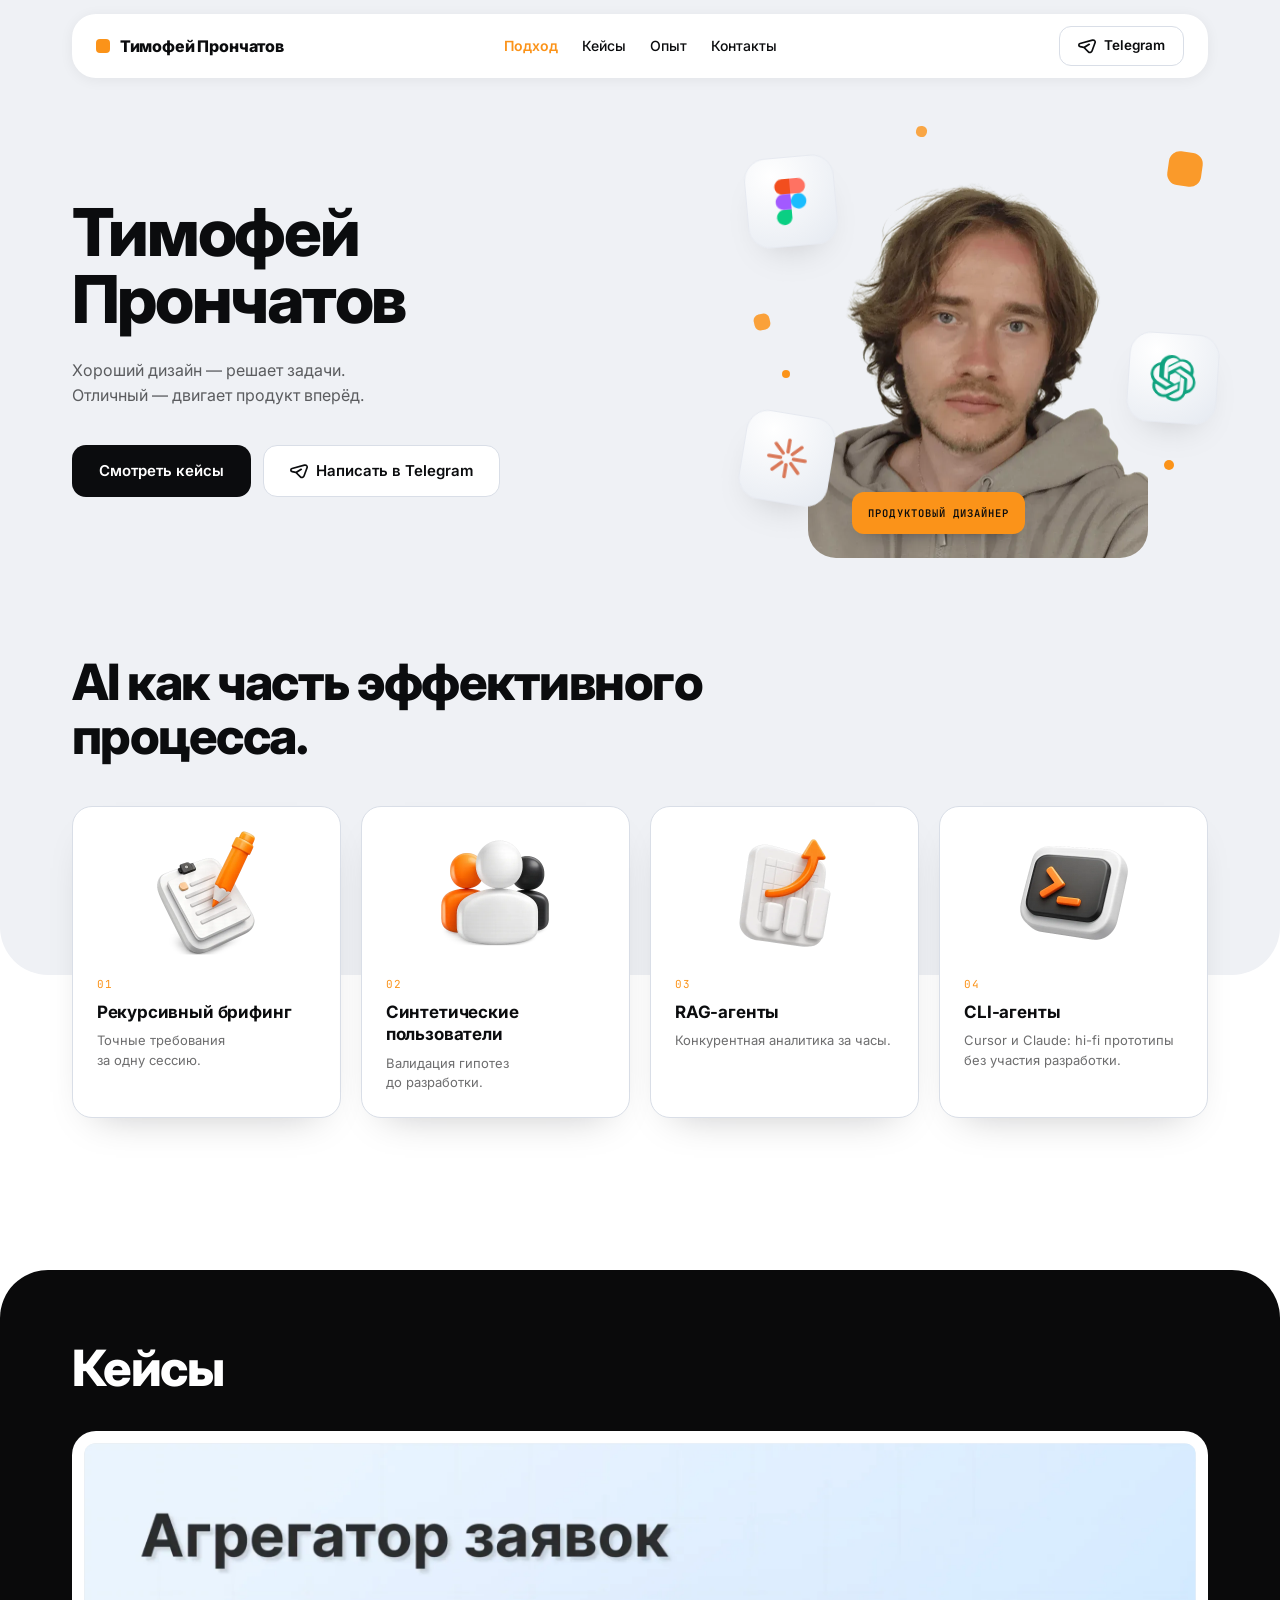
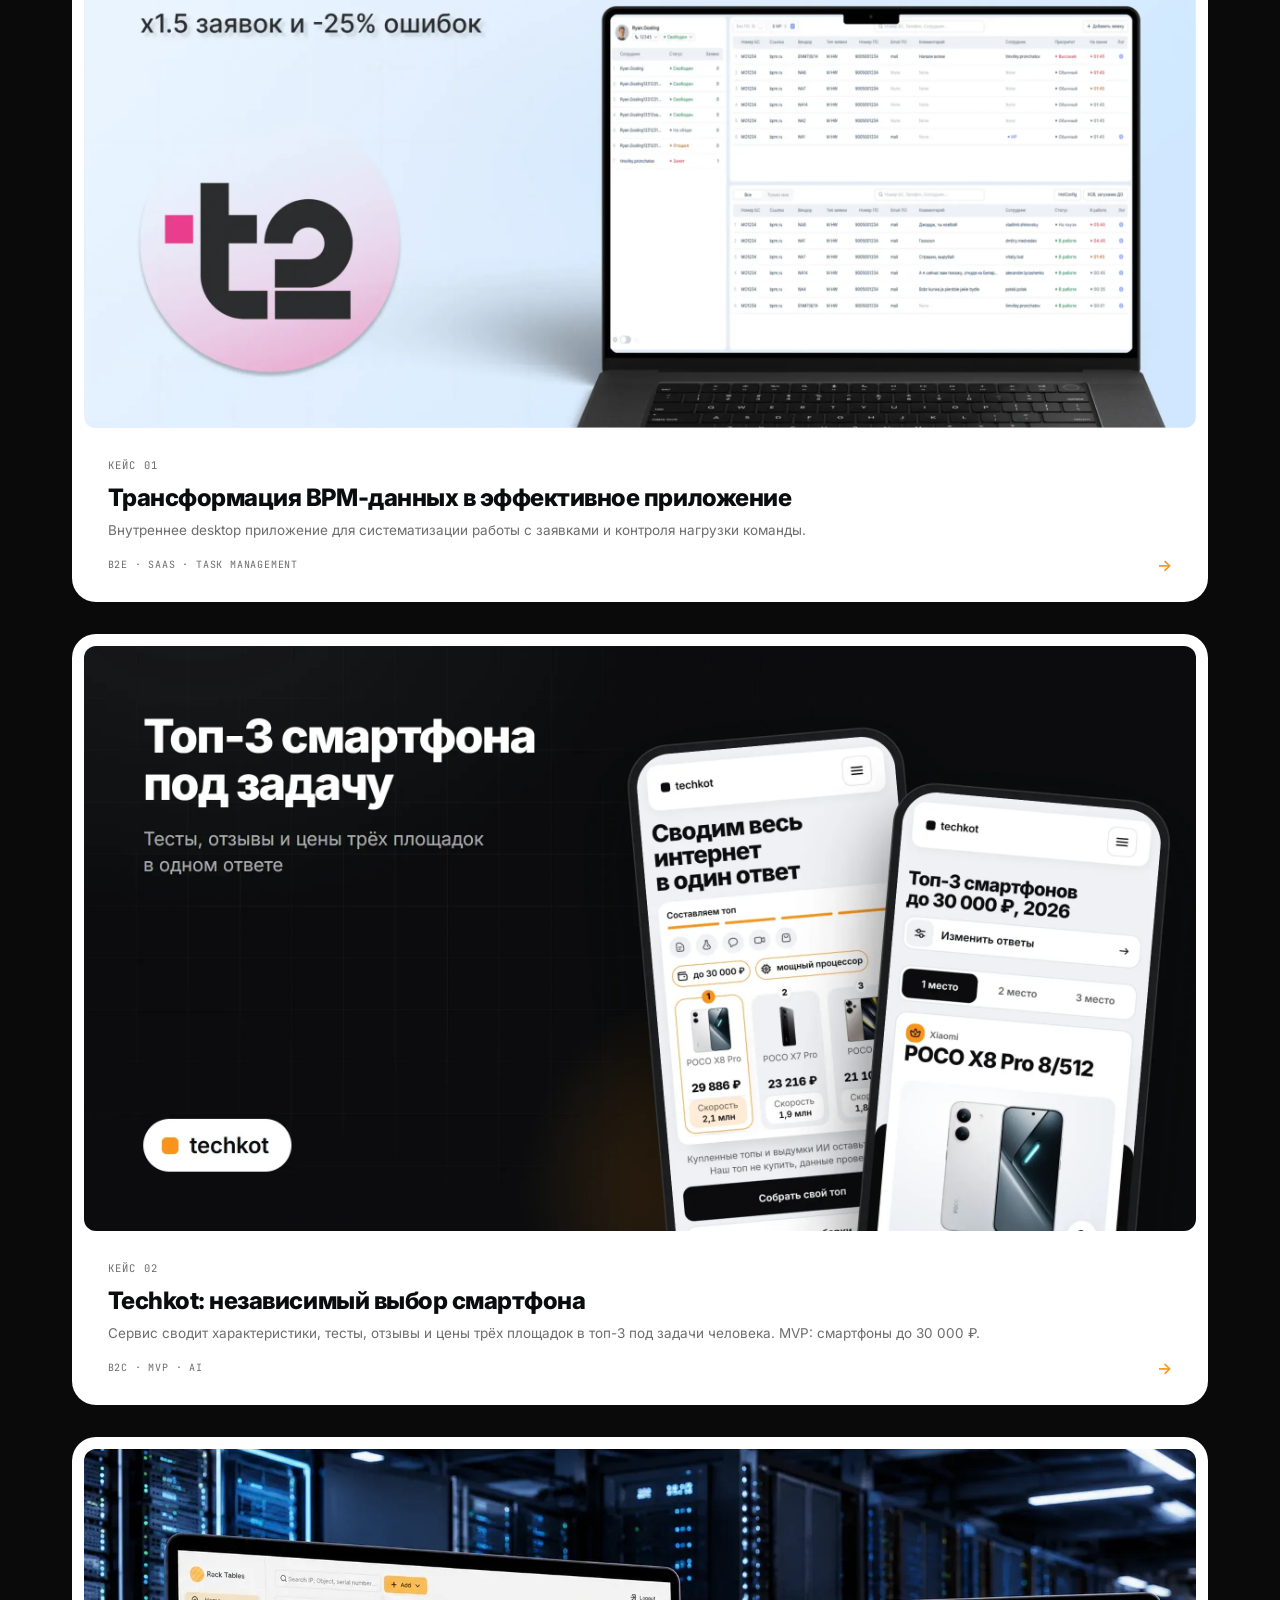
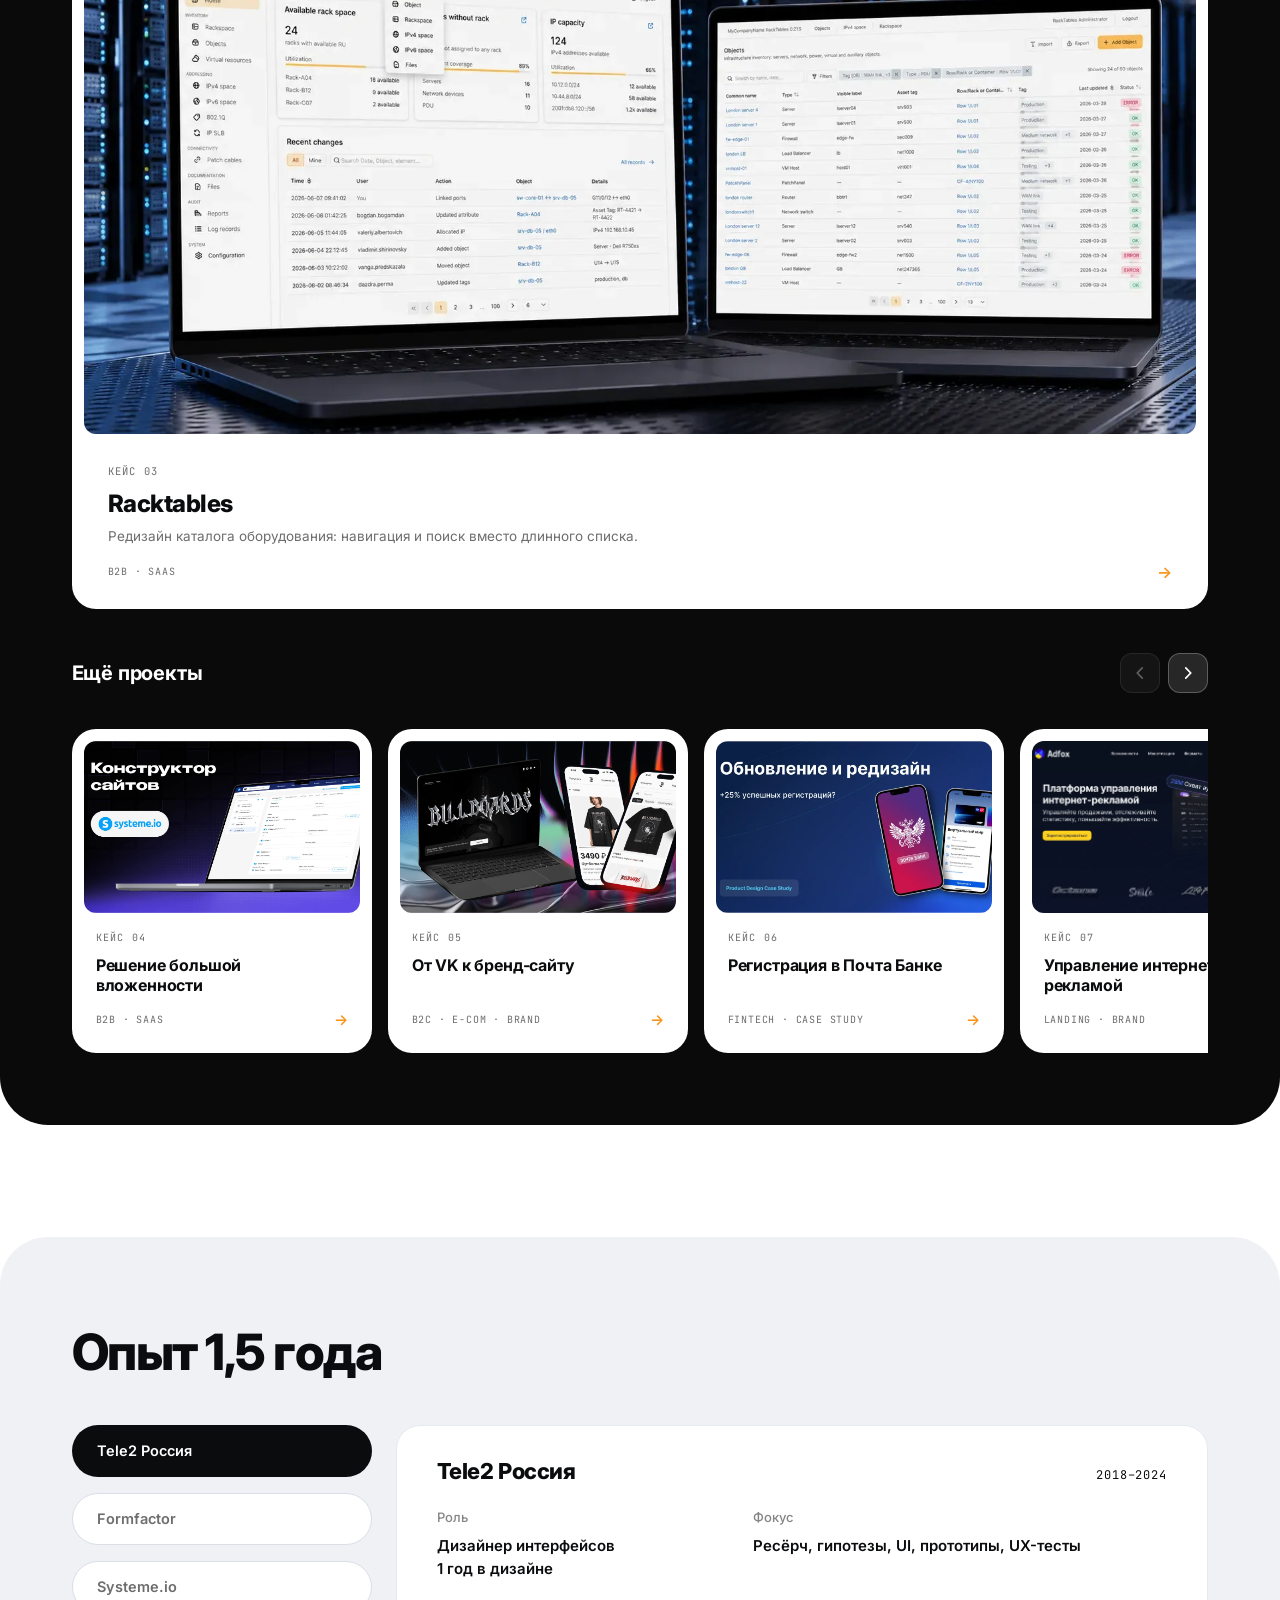
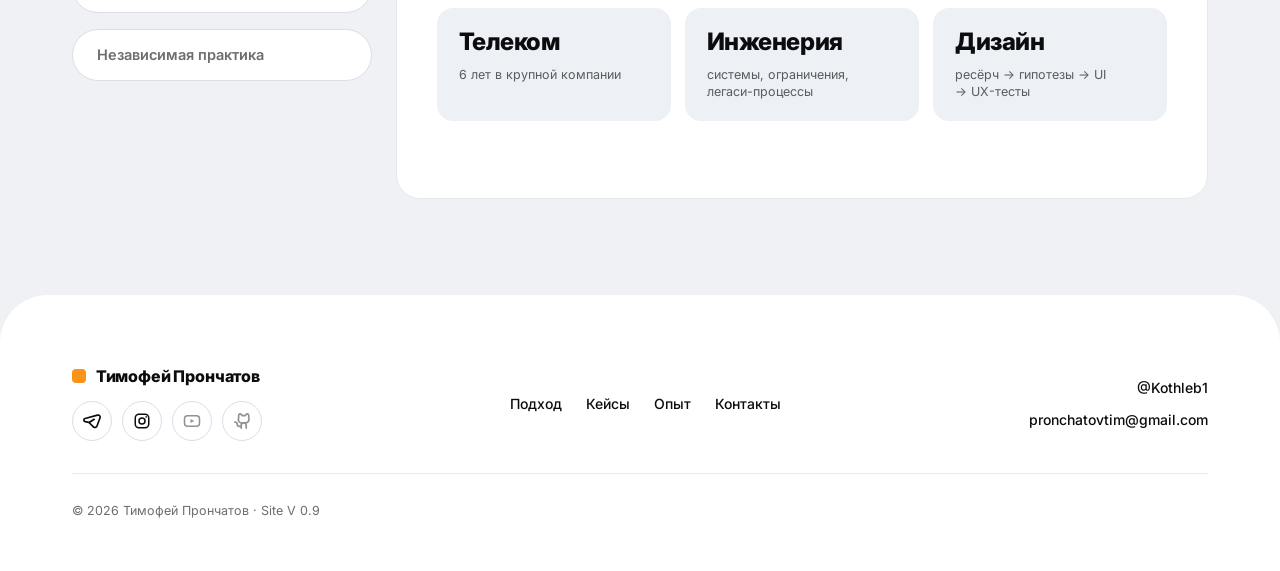
<file: index.html>
<!doctype html>
<html lang="ru">
  <head>
    <meta charset="UTF-8" />
    <link rel="icon" type="image/svg+xml" href="/favicon.svg" />
    <meta name="viewport" content="width=device-width, initial-scale=1.0" />
    <meta
      name="description"
      content="Тимофей Прончатов — продуктовый дизайнер. Довожу продукты от исследования до роста метрик: ресёрч, гипотезы, UI, прототипы, измеримый результат."
    />
    <link rel="canonical" href="https://timofeypronchatov.vercel.app/" />
    <meta name="theme-color" content="#fb9319" />
    <meta property="og:type" content="website" />
    <meta property="og:site_name" content="Тимофей Прончатов" />
    <meta property="og:title" content="Тимофей Прончатов — продуктовый дизайнер" />
    <meta
      property="og:description"
      content="Довожу продукты от исследования до роста метрик. Кейсы, подход и опыт продуктового дизайнера."
    />
    <meta property="og:locale" content="ru_RU" />
    <meta property="og:url" content="https://timofeypronchatov.vercel.app/" />
    <!-- Абсолютный URL обязателен: относительный путь резолвят не все краулеры
         и превью-боты мессенджеров. -->
    <meta property="og:image" content="https://timofeypronchatov.vercel.app/og.png" />
    <meta property="og:image:width" content="1200" />
    <meta property="og:image:height" content="630" />
    <meta property="og:image:alt" content="Тимофей Прончатов — продуктовый дизайнер" />
    <meta name="twitter:image" content="https://timofeypronchatov.vercel.app/og.png" />
    <meta name="twitter:card" content="summary_large_image" />
    <link rel="preconnect" href="https://fonts.googleapis.com" />
    <link rel="preconnect" href="https://fonts.gstatic.com" crossorigin />
    <link
      href="https://fonts.googleapis.com/css2?family=Inter:wght@400;500;600;700;800&family=JetBrains+Mono:wght@400;500;600&display=swap"
      rel="stylesheet"
    />
    <title>Тимофей Прончатов — продуктовый дизайнер</title>
    <!-- Текстовая версия сайта для LLM-агентов: страницы CSR-ные, без JS краулер
         видит пустой #root (см. scripts/prerender-head.mjs). -->
    <link rel="alternate" type="text/plain" href="/llms.txt" title="Текстовая версия для LLM" />
    <!-- Person / WebSite / ProfilePage: связывает имя, роль, навыки и профили.
         Даёт поисковику и AI-краулеру понять, что сайт — портфолио конкретного
         человека, а не безымянный лендинг. Кейсы добавляют свой CreativeWork
         на этапе сборки — там же лежат тексты (scripts/seo-content.mjs). -->
    <script type="application/ld+json">
      {
        "@context": "https://schema.org",
        "@graph": [
          {
            "@type": "Person",
            "@id": "https://timofeypronchatov.vercel.app/#person",
            "name": "Тимофей Прончатов",
            "alternateName": "Timofey Pronchatov",
            "jobTitle": "Продуктовый дизайнер",
            "description": "Продуктовый дизайнер: B2B, B2E, SaaS, финтех, e-commerce. Веду продукт целиком — интервью и опросы, гипотезы, сценарии, интерфейс, прототип, юзабилити-тест, метрика. Сильная сторона — сложные рабочие интерфейсы: большие таблицы, глубокая вложенность, многошаговые сценарии, онбординг и регистрация. Довожу дизайн до кода: портфолио написано самостоятельно на React и TypeScript.",
            "url": "https://timofeypronchatov.vercel.app/",
            "image": "https://timofeypronchatov.vercel.app/hero/mainface.webp",
            "email": "mailto:pronchatovtim@gmail.com",
            "knowsLanguage": [
              {"@type": "Language", "name": "Русский", "alternateName": "ru"},
              {"@type": "Language", "name": "Английский — B1", "alternateName": "en"}
            ],
            "address": {
              "@type": "PostalAddress",
              "addressLocality": "Нижний Новгород",
              "addressCountry": "RU"
            },
            "alumniOf": [
              {
                "@type": "EducationalOrganization",
                "name": "Волжская государственная академия водного транспорта"
              },
              {
                "@type": "EducationalOrganization",
                "name": "Formfactor — курсы продуктового дизайна"
              }
            ],
            "hasOccupation": {
              "@type": "Occupation",
              "name": "Продуктовый дизайнер",
              "occupationalCategory": "Product Designer, UX/UI Designer",
              "skills": "продуктовый дизайн, UX-исследования, глубинные интервью, юзабилити-тестирование, бенчмаркинг, JTBD, Customer Journey Map, user flow, информационная архитектура, прототипирование, MVP, дизайн-системы, Atomic Design, дизайн-токены, адаптивный дизайн, доступность, метрики продукта, Time-to-Value, конверсия, прокси-метрики Time-to-task и Error Rate, подготовка решений к A/B-тестированию, Figma, React, TypeScript, вёрстка, AI-assisted design"
            },
            "knowsAbout": [
              "продуктовый дизайн",
              "UX/UI",
              "UX-исследования",
              "дизайн-системы",
              "B2B SaaS",
              "B2E",
              "enterprise-интерфейсы",
              "финтех",
              "e-commerce",
              "adtech",
              "edtech-платформы (конкурентный анализ)",
              "телеком",
              "task management",
              "BPM",
              "онбординг и регистрация",
              "работа с большими таблицами",
              "метрики продукта"
            ],
            "sameAs": [
              "https://t.me/Kothleb1",
              "https://www.instagram.com/timofey.pronchatov"
            ]
          },
          {
            "@type": "WebSite",
            "@id": "https://timofeypronchatov.vercel.app/#website",
            "url": "https://timofeypronchatov.vercel.app/",
            "name": "Тимофей Прончатов — портфолио продуктового дизайнера",
            "inLanguage": "ru",
            "author": {"@id": "https://timofeypronchatov.vercel.app/#person"},
            "publisher": {"@id": "https://timofeypronchatov.vercel.app/#person"}
          },
          {
            "@type": "ProfilePage",
            "url": "https://timofeypronchatov.vercel.app/",
            "mainEntity": {"@id": "https://timofeypronchatov.vercel.app/#person"},
            "isPartOf": {"@id": "https://timofeypronchatov.vercel.app/#website"}
          }
        ]
      }
    </script>
    <!-- Yandex.Metrika: загрузчик тега (init/hit — в src/lib/metrika.ts) -->
    <script>
      (function (m, e, t, r, i, k, a) {
        m[i] =
          m[i] ||
          function () {
            (m[i].a = m[i].a || []).push(arguments);
          };
        m[i].l = 1 * new Date();
        for (var j = 0; j < e.scripts.length; j++) {
          if (e.scripts[j].src === r) return;
        }
        (k = e.createElement(t)),
          (a = e.getElementsByTagName(t)[0]),
          (k.async = 1),
          (k.src = r),
          a.parentNode.insertBefore(k, a);
      })(window, document, 'script', 'https://mc.yandex.ru/metrika/tag.js', 'ym');
    </script>
    <script type="module" crossorigin src="/assets/index-D8-eZLtr.js"></script>
    <link rel="stylesheet" crossorigin href="/assets/index-C1T-uJUV.css">
  </head>
  <body>
    <div id="root"></div>
      <noscript>
      <h1>Тимофей Прончатов</h1>
      <p>Продуктовый дизайнер: B2B, B2E, SaaS, финтех, e-commerce. Веду продукт целиком — интервью и опросы, гипотезы, сценарии, интерфейс, прототип, юзабилити-тест, метрика. Сильная сторона — сложные рабочие интерфейсы: большие таблицы, глубокая вложенность, многошаговые сценарии, онбординг и регистрация. Довожу дизайн до кода: портфолио написано самостоятельно на React и TypeScript.</p>
      <p>System.io, конструктор сайтов и воронок продаж (B2B SaaS): перепроектировал вкладку настройки этапа воронки. Время настройки сократилось на 19–23% по данным юзабилити-тестов, критические ошибки при первом использовании — 0 против 4 из 5 пользователей в текущей версии.</p>
      <p>Tele2, внутреннее desktop-приложение для инженеров (B2E, task management): производительность сотрудников выросла в 1,5 раза, скорость решения заявок — на 9,82%, количество ошибок снизилось на 15%. Вторая итерация дала ещё −3,33% времени и −10% ошибок.</p>
      <p>RackTables, каталог серверного оборудования (B2B, enterprise): редизайн главной страницы и карточки объекта — навигация и поиск вместо длинного списка, разгруженная карточка объекта.</p>
      <p>Бренд одежды: перевод продаж из ВКонтакте на собственный сайт с объединением билетов и мерча — цели по росту выручки, конверсии и среднему чеку обоснованы отраслевыми бенчмарками.</p>
      <p>Почта Банк: UX-разбор регистрации в мобильном банке — 5 модерируемых юзабилити-тестов, CJM по шести этапам, переработанный флоу.</p>
      <p>Опыт: System.io, Продуктовый дизайнер, ноябрь 2025 — январь 2026; Tele2 Россия, UX/UI designer, апрель 2023 — апрель 2024; Tele2 Россия, Инженер, апрель 2018 — апрель 2024.</p>
      <p>Домены: B2B, B2E, B2C, SaaS, enterprise, внутренние корпоративные системы, телеком, финтех, e-commerce, adtech, edtech-платформы (конкурентный анализ), task management, BPM.</p>
      <p>Навыки: продуктовый дизайн, UX-исследования, глубинные интервью, юзабилити-тестирование, бенчмаркинг, JTBD, Customer Journey Map, user flow, информационная архитектура, прототипирование, MVP, дизайн-системы, Atomic Design, дизайн-токены, адаптивный дизайн, доступность, метрики продукта, Time-to-Value, конверсия, прокси-метрики Time-to-task и Error Rate, подготовка решений к A/B-тестированию, Figma, React, TypeScript, вёрстка, AI-assisted design.</p>
      <p><a href="/case1">Трансформация BPM-данных в эффективное приложение</a> · <a href="/case9">Techkot: независимый выбор смартфона</a> · <a href="/case2">Решение большой вложенности</a> · <a href="/case4">Racktables</a> · <a href="/case3">От VK к бренд-сайту</a> · <a href="/case5">Регистрация в Почта Банке</a> · <a href="/case6">Управление интернет-рекламой</a> · <a href="/">Главная</a></p>
      <p>Контакты: <a href="https://t.me/Kothleb1">Telegram</a>, <a href="mailto:pronchatovtim@gmail.com">pronchatovtim@gmail.com</a></p>
    </noscript>
  </body>
</html>
</file>
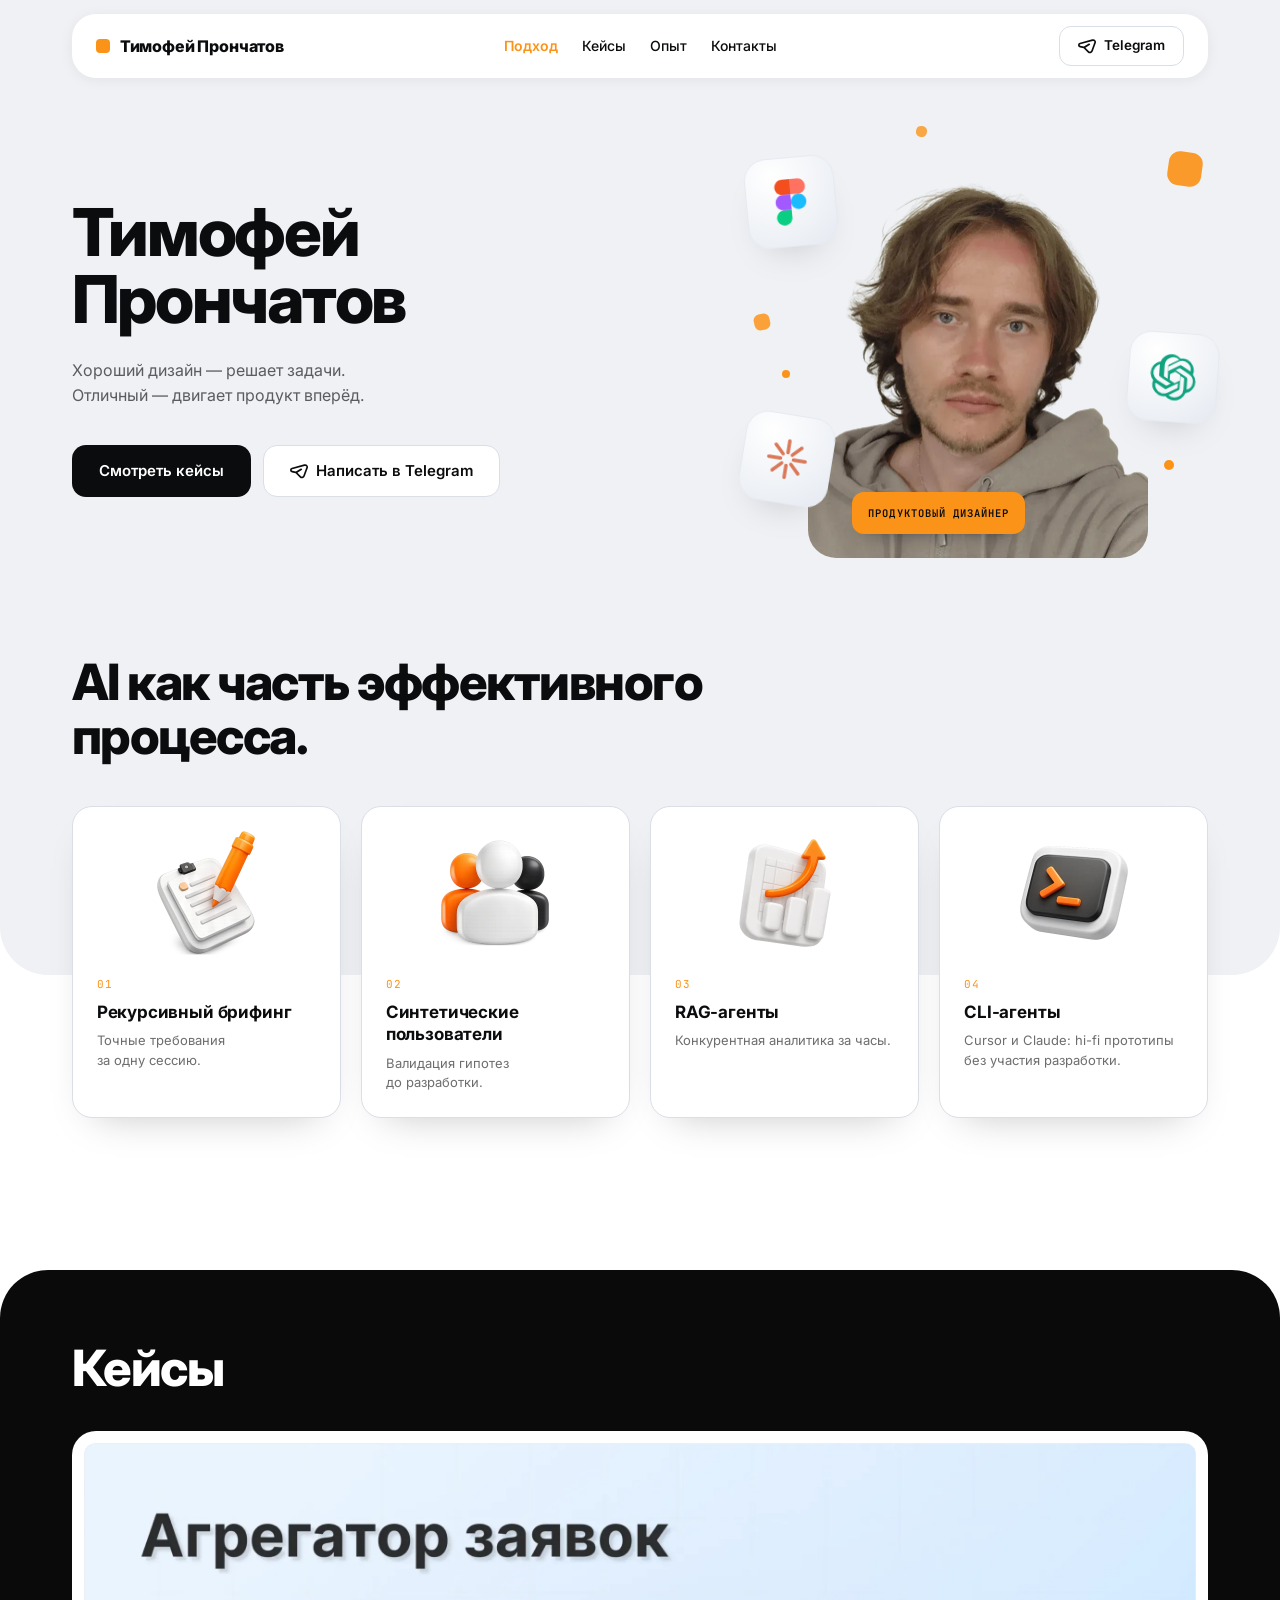
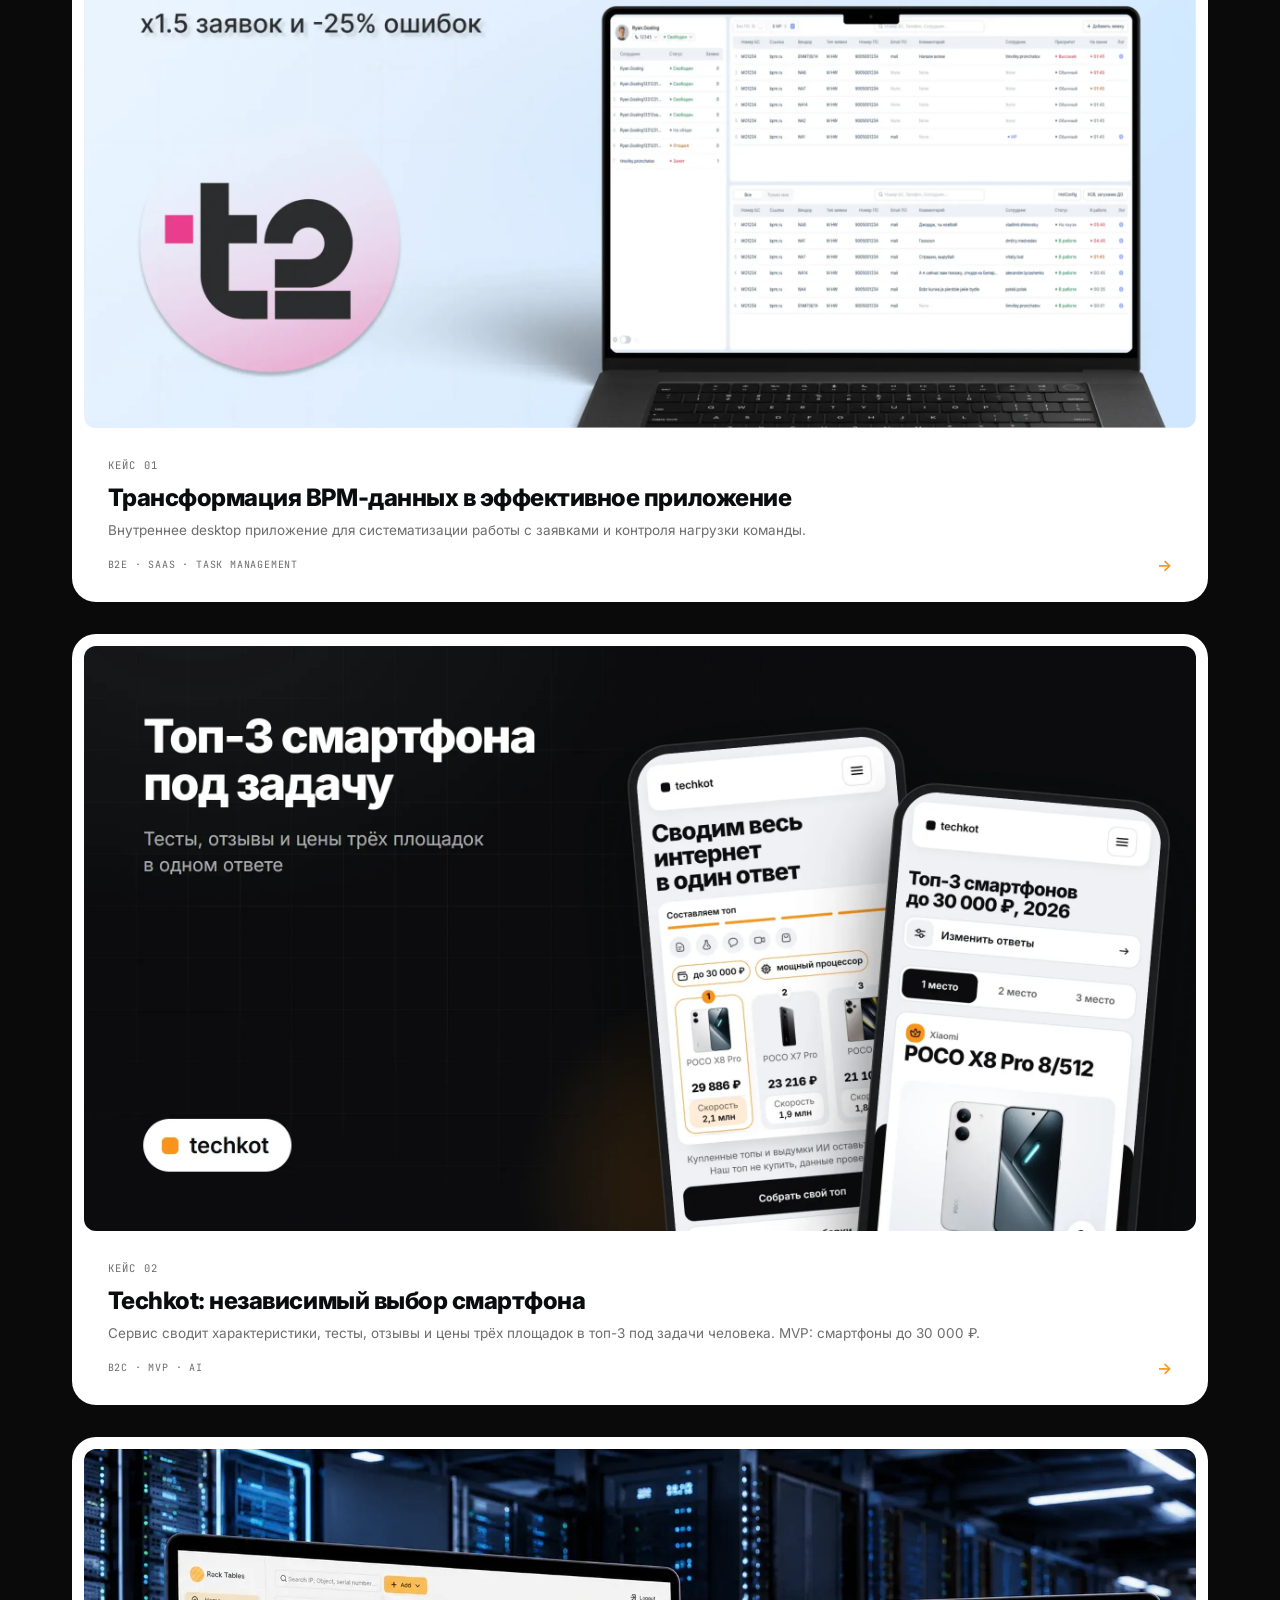
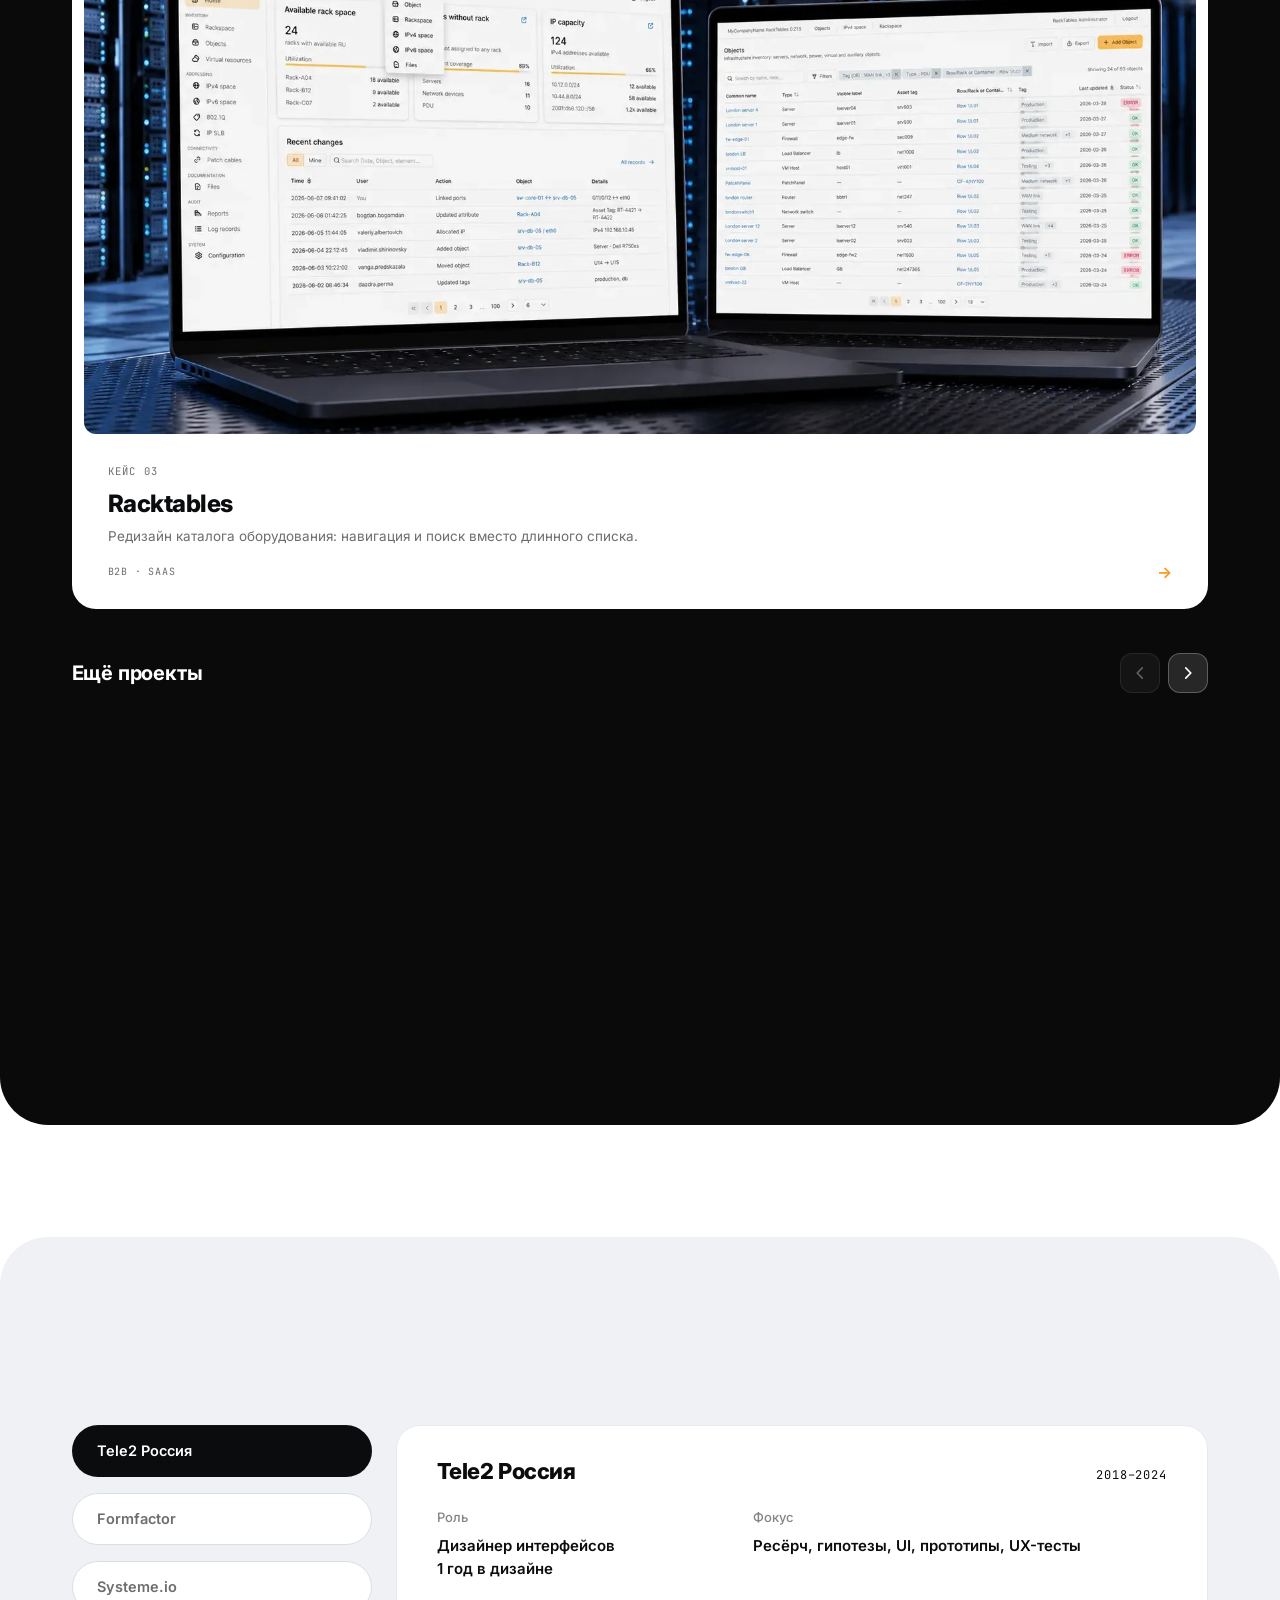
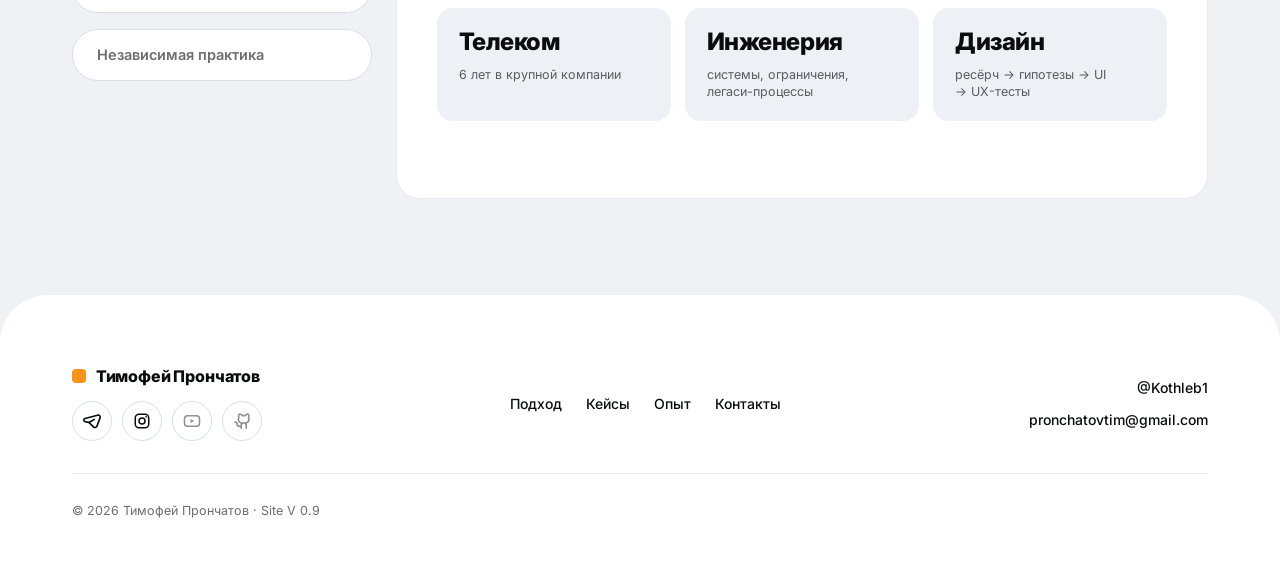
<file: case1/index.html>
<!doctype html>
<html lang="ru">
  <head>
    <meta charset="UTF-8" />
    <link rel="icon" type="image/svg+xml" href="/favicon.svg" />
    <meta name="viewport" content="width=device-width, initial-scale=1.0" />
    <meta name="description" content="Внутреннее desktop приложение для систематизации работы с заявками и контроля нагрузки команды." />
    <link rel="canonical" href="https://timofeypronchatov.vercel.app/case1" />
    <meta name="theme-color" content="#fb9319" />
    <meta property="og:type" content="website" />
    <meta property="og:site_name" content="Тимофей Прончатов" />
    <meta property="og:title" content="Трансформация BPM-данных в эффективное приложение — кейс Тимофея Прончатова" />
    <meta property="og:description" content="Внутреннее desktop приложение для систематизации работы с заявками и контроля нагрузки команды." />
    <meta property="og:locale" content="ru_RU" />
    <meta property="og:url" content="https://timofeypronchatov.vercel.app/case1" />
    <!-- Абсолютный URL обязателен: относительный путь резолвят не все краулеры
         и превью-боты мессенджеров. -->
    <meta property="og:image" content="https://timofeypronchatov.vercel.app/og.png" />
    <meta property="og:image:width" content="1200" />
    <meta property="og:image:height" content="630" />
    <meta property="og:image:alt" content="Тимофей Прончатов — продуктовый дизайнер" />
    <meta name="twitter:image" content="https://timofeypronchatov.vercel.app/og.png" />
    <meta name="twitter:card" content="summary_large_image" />
    <link rel="preconnect" href="https://fonts.googleapis.com" />
    <link rel="preconnect" href="https://fonts.gstatic.com" crossorigin />
    <link
      href="https://fonts.googleapis.com/css2?family=Inter:wght@400;500;600;700;800&family=JetBrains+Mono:wght@400;500;600&display=swap"
      rel="stylesheet"
    />
    <title>Трансформация BPM-данных в эффективное приложение — кейс Тимофея Прончатова</title>
    <!-- Текстовая версия сайта для LLM-агентов: страницы CSR-ные, без JS краулер
         видит пустой #root (см. scripts/prerender-head.mjs). -->
    <link rel="alternate" type="text/plain" href="/llms.txt" title="Текстовая версия для LLM" />
    <!-- Person / WebSite / ProfilePage: связывает имя, роль, навыки и профили.
         Даёт поисковику и AI-краулеру понять, что сайт — портфолио конкретного
         человека, а не безымянный лендинг. Кейсы добавляют свой CreativeWork
         на этапе сборки — там же лежат тексты (scripts/seo-content.mjs). -->
    <script type="application/ld+json">
      {
        "@context": "https://schema.org",
        "@graph": [
          {
            "@type": "Person",
            "@id": "https://timofeypronchatov.vercel.app/#person",
            "name": "Тимофей Прончатов",
            "alternateName": "Timofey Pronchatov",
            "jobTitle": "Продуктовый дизайнер",
            "description": "Продуктовый дизайнер: B2B, B2E, SaaS, финтех, e-commerce. Веду продукт целиком — интервью и опросы, гипотезы, сценарии, интерфейс, прототип, юзабилити-тест, метрика. Сильная сторона — сложные рабочие интерфейсы: большие таблицы, глубокая вложенность, многошаговые сценарии, онбординг и регистрация. Довожу дизайн до кода: портфолио написано самостоятельно на React и TypeScript.",
            "url": "https://timofeypronchatov.vercel.app/",
            "image": "https://timofeypronchatov.vercel.app/hero/mainface.webp",
            "email": "mailto:pronchatovtim@gmail.com",
            "knowsLanguage": [
              {"@type": "Language", "name": "Русский", "alternateName": "ru"},
              {"@type": "Language", "name": "Английский — B1", "alternateName": "en"}
            ],
            "address": {
              "@type": "PostalAddress",
              "addressLocality": "Нижний Новгород",
              "addressCountry": "RU"
            },
            "alumniOf": [
              {
                "@type": "EducationalOrganization",
                "name": "Волжская государственная академия водного транспорта"
              },
              {
                "@type": "EducationalOrganization",
                "name": "Formfactor — курсы продуктового дизайна"
              }
            ],
            "hasOccupation": {
              "@type": "Occupation",
              "name": "Продуктовый дизайнер",
              "occupationalCategory": "Product Designer, UX/UI Designer",
              "skills": "продуктовый дизайн, UX-исследования, глубинные интервью, юзабилити-тестирование, бенчмаркинг, JTBD, Customer Journey Map, user flow, информационная архитектура, прототипирование, MVP, дизайн-системы, Atomic Design, дизайн-токены, адаптивный дизайн, доступность, метрики продукта, Time-to-Value, конверсия, прокси-метрики Time-to-task и Error Rate, подготовка решений к A/B-тестированию, Figma, React, TypeScript, вёрстка, AI-assisted design"
            },
            "knowsAbout": [
              "продуктовый дизайн",
              "UX/UI",
              "UX-исследования",
              "дизайн-системы",
              "B2B SaaS",
              "B2E",
              "enterprise-интерфейсы",
              "финтех",
              "e-commerce",
              "adtech",
              "edtech-платформы (конкурентный анализ)",
              "телеком",
              "task management",
              "BPM",
              "онбординг и регистрация",
              "работа с большими таблицами",
              "метрики продукта"
            ],
            "sameAs": [
              "https://t.me/Kothleb1",
              "https://www.instagram.com/timofey.pronchatov"
            ]
          },
          {
            "@type": "WebSite",
            "@id": "https://timofeypronchatov.vercel.app/#website",
            "url": "https://timofeypronchatov.vercel.app/",
            "name": "Тимофей Прончатов — портфолио продуктового дизайнера",
            "inLanguage": "ru",
            "author": {"@id": "https://timofeypronchatov.vercel.app/#person"},
            "publisher": {"@id": "https://timofeypronchatov.vercel.app/#person"}
          },
          {
            "@type": "ProfilePage",
            "url": "https://timofeypronchatov.vercel.app/",
            "mainEntity": {"@id": "https://timofeypronchatov.vercel.app/#person"},
            "isPartOf": {"@id": "https://timofeypronchatov.vercel.app/#website"}
          }
        ]
      }
    </script>
    <!-- Yandex.Metrika: загрузчик тега (init/hit — в src/lib/metrika.ts) -->
    <script>
      (function (m, e, t, r, i, k, a) {
        m[i] =
          m[i] ||
          function () {
            (m[i].a = m[i].a || []).push(arguments);
          };
        m[i].l = 1 * new Date();
        for (var j = 0; j < e.scripts.length; j++) {
          if (e.scripts[j].src === r) return;
        }
        (k = e.createElement(t)),
          (a = e.getElementsByTagName(t)[0]),
          (k.async = 1),
          (k.src = r),
          a.parentNode.insertBefore(k, a);
      })(window, document, 'script', 'https://mc.yandex.ru/metrika/tag.js', 'ym');
    </script>
    <script type="module" crossorigin src="/assets/index-D8-eZLtr.js"></script>
    <link rel="stylesheet" crossorigin href="/assets/index-C1T-uJUV.css">
      <meta name="twitter:title" content="Трансформация BPM-данных в эффективное приложение — кейс Тимофея Прончатова" />
      <meta name="twitter:description" content="Внутреннее desktop приложение для систематизации работы с заявками и контроля нагрузки команды." />
      <meta name="keywords" content="B2E, SaaS, task management, BPM, телеком, внутренние системы, desktop" />
      <script type="application/ld+json">
{
  "@context": "https://schema.org",
  "@graph": [
    {
      "@type": [
        "CreativeWork",
        "Article"
      ],
      "@id": "https://timofeypronchatov.vercel.app/case1#case",
      "name": "Трансформация BPM-данных в эффективное приложение",
      "headline": "Трансформация BPM-данных в эффективное приложение",
      "abstract": "Внутреннее desktop приложение для систематизации работы с заявками и контроля нагрузки команды.",
      "description": "Внутреннее desktop приложение для систематизации работы с заявками и контроля нагрузки команды.",
      "text": "Внутреннее desktop-приложение для систематизации работы с заявками и контроля нагрузки команды. Роль: продуктовый дизайнер, полный цикл.\n\nКонтекст. Телеком-компания, подразделение развития и масштабирования сети. Процесс: подрядчик звонит по завершении работ, инженер проверяет заявку в BPM, свободный инженер берёт её в работу.\n\nПроблема. Возросший объём экстренных заявок, очереди на приёмку, ошибки в работе, усталость от монотонных операций.\n\nКритерии успеха: систематизация процесса, снижение времени обработки заявки, снижение количества ошибок, рост числа выполненных заявок за смену, снижение когнитивной нагрузки.\n\nИсследование. Опрос целевой аудитории — 22 инженера с одинаковой должностью и 3 лида. Бенчмаркинг: разбор того, чем задачу закрывают сейчас (BPM как источник данных о заявке — компактная табличная форма, но перегруженная и медленная; Lync как способ распределения заявок — быстрая связь, но флуд и неточные статусы) и что предлагает внешний рынок (Freshdesk, Zendesk, Genesys, Avaya среди прямых конкурентов; Jira, Trello, Toggl Track среди косвенных). Вывод: готовые системы требуют серьёзной доработки логики смен, статусов и распределения заявок. Отличие продукта — одновременно видно, кто на смене, чем занят, какие заявки в очереди и в работе и сколько времени они занимают.\n\nПроектирование. User flow с целью получить цикличный процесс без corner-кейсов. Вайрфреймы по четырём блокам: контроль состояния сотрудника, поиск заявок, очередь заявок, работа с заявками.\n\nMVP. Стратегия минимально жизнеспособной разработки на стандартных библиотеках Python — релиз совмещён с тестированием в реальных условиях и мгновенным сбором обратной связи.\n\nРезультаты MVP: процесс систематизирован, решение заявок ускорено на 9,82%, производительность сотрудников выросла в 1,5 раза, количество ошибок снизилось на 15%.\n\nВторая итерация. Анализ обратной связи, требования с учётом специфики работы — смена 12 часов, дневные и ночные часы: контрастный текст, палитра, от которой не устают глаза, различимость действий и информации, отсутствие визуальной перегрузки. В прототипе поле «Номер БС» подсказывает саджесты и автозаполняет остальные данные, совмещая поиск и ввод; отдельные кнопки вызывают сторонние скрипты обработки заявки. Результаты: снижение когнитивной нагрузки, расширение функционала, ускорение решения заявок ещё на 3,33%, снижение ошибок ещё на 10%.\n\nМетоды: опрос, бенчмаркинг, user flow, вайрфреймы, MVP, юзабилити-тестирование, анализ обратной связи, метрики.",
      "keywords": "B2E, SaaS, task management, BPM, телеком, внутренние системы, desktop",
      "inLanguage": "ru",
      "url": "https://timofeypronchatov.vercel.app/case1",
      "author": {
        "@id": "https://timofeypronchatov.vercel.app/#person"
      },
      "creator": {
        "@id": "https://timofeypronchatov.vercel.app/#person"
      },
      "isPartOf": {
        "@id": "https://timofeypronchatov.vercel.app/#website"
      }
    },
    {
      "@type": "BreadcrumbList",
      "itemListElement": [
        {
          "@type": "ListItem",
          "position": 1,
          "name": "Портфолио",
          "item": "https://timofeypronchatov.vercel.app/"
        },
        {
          "@type": "ListItem",
          "position": 2,
          "name": "Трансформация BPM-данных в эффективное приложение",
          "item": "https://timofeypronchatov.vercel.app/case1"
        }
      ]
    }
  ]
}
    </script>
  </head>
  <body>
    <div id="root"></div>
      <noscript>
      <h1>Трансформация BPM-данных в эффективное приложение</h1>
      <p>Внутреннее desktop-приложение для систематизации работы с заявками и контроля нагрузки команды. Роль: продуктовый дизайнер, полный цикл.</p>
      <p>Контекст. Телеком-компания, подразделение развития и масштабирования сети. Процесс: подрядчик звонит по завершении работ, инженер проверяет заявку в BPM, свободный инженер берёт её в работу.</p>
      <p>Проблема. Возросший объём экстренных заявок, очереди на приёмку, ошибки в работе, усталость от монотонных операций.</p>
      <p>Критерии успеха: систематизация процесса, снижение времени обработки заявки, снижение количества ошибок, рост числа выполненных заявок за смену, снижение когнитивной нагрузки.</p>
      <p>Исследование. Опрос целевой аудитории — 22 инженера с одинаковой должностью и 3 лида. Бенчмаркинг: разбор того, чем задачу закрывают сейчас (BPM как источник данных о заявке — компактная табличная форма, но перегруженная и медленная; Lync как способ распределения заявок — быстрая связь, но флуд и неточные статусы) и что предлагает внешний рынок (Freshdesk, Zendesk, Genesys, Avaya среди прямых конкурентов; Jira, Trello, Toggl Track среди косвенных). Вывод: готовые системы требуют серьёзной доработки логики смен, статусов и распределения заявок. Отличие продукта — одновременно видно, кто на смене, чем занят, какие заявки в очереди и в работе и сколько времени они занимают.</p>
      <p>Проектирование. User flow с целью получить цикличный процесс без corner-кейсов. Вайрфреймы по четырём блокам: контроль состояния сотрудника, поиск заявок, очередь заявок, работа с заявками.</p>
      <p>MVP. Стратегия минимально жизнеспособной разработки на стандартных библиотеках Python — релиз совмещён с тестированием в реальных условиях и мгновенным сбором обратной связи.</p>
      <p>Результаты MVP: процесс систематизирован, решение заявок ускорено на 9,82%, производительность сотрудников выросла в 1,5 раза, количество ошибок снизилось на 15%.</p>
      <p>Вторая итерация. Анализ обратной связи, требования с учётом специфики работы — смена 12 часов, дневные и ночные часы: контрастный текст, палитра, от которой не устают глаза, различимость действий и информации, отсутствие визуальной перегрузки. В прототипе поле «Номер БС» подсказывает саджесты и автозаполняет остальные данные, совмещая поиск и ввод; отдельные кнопки вызывают сторонние скрипты обработки заявки. Результаты: снижение когнитивной нагрузки, расширение функционала, ускорение решения заявок ещё на 3,33%, снижение ошибок ещё на 10%.</p>
      <p>Методы: опрос, бенчмаркинг, user flow, вайрфреймы, MVP, юзабилити-тестирование, анализ обратной связи, метрики.</p>
      <p><a href="/case1">Трансформация BPM-данных в эффективное приложение</a> · <a href="/case9">Techkot: независимый выбор смартфона</a> · <a href="/case2">Решение большой вложенности</a> · <a href="/case4">Racktables</a> · <a href="/case3">От VK к бренд-сайту</a> · <a href="/case5">Регистрация в Почта Банке</a> · <a href="/case6">Управление интернет-рекламой</a> · <a href="/">Главная</a></p>
      <p>Контакты: <a href="https://t.me/Kothleb1">Telegram</a>, <a href="mailto:pronchatovtim@gmail.com">pronchatovtim@gmail.com</a></p>
    </noscript>
  </body>
</html>
</file>
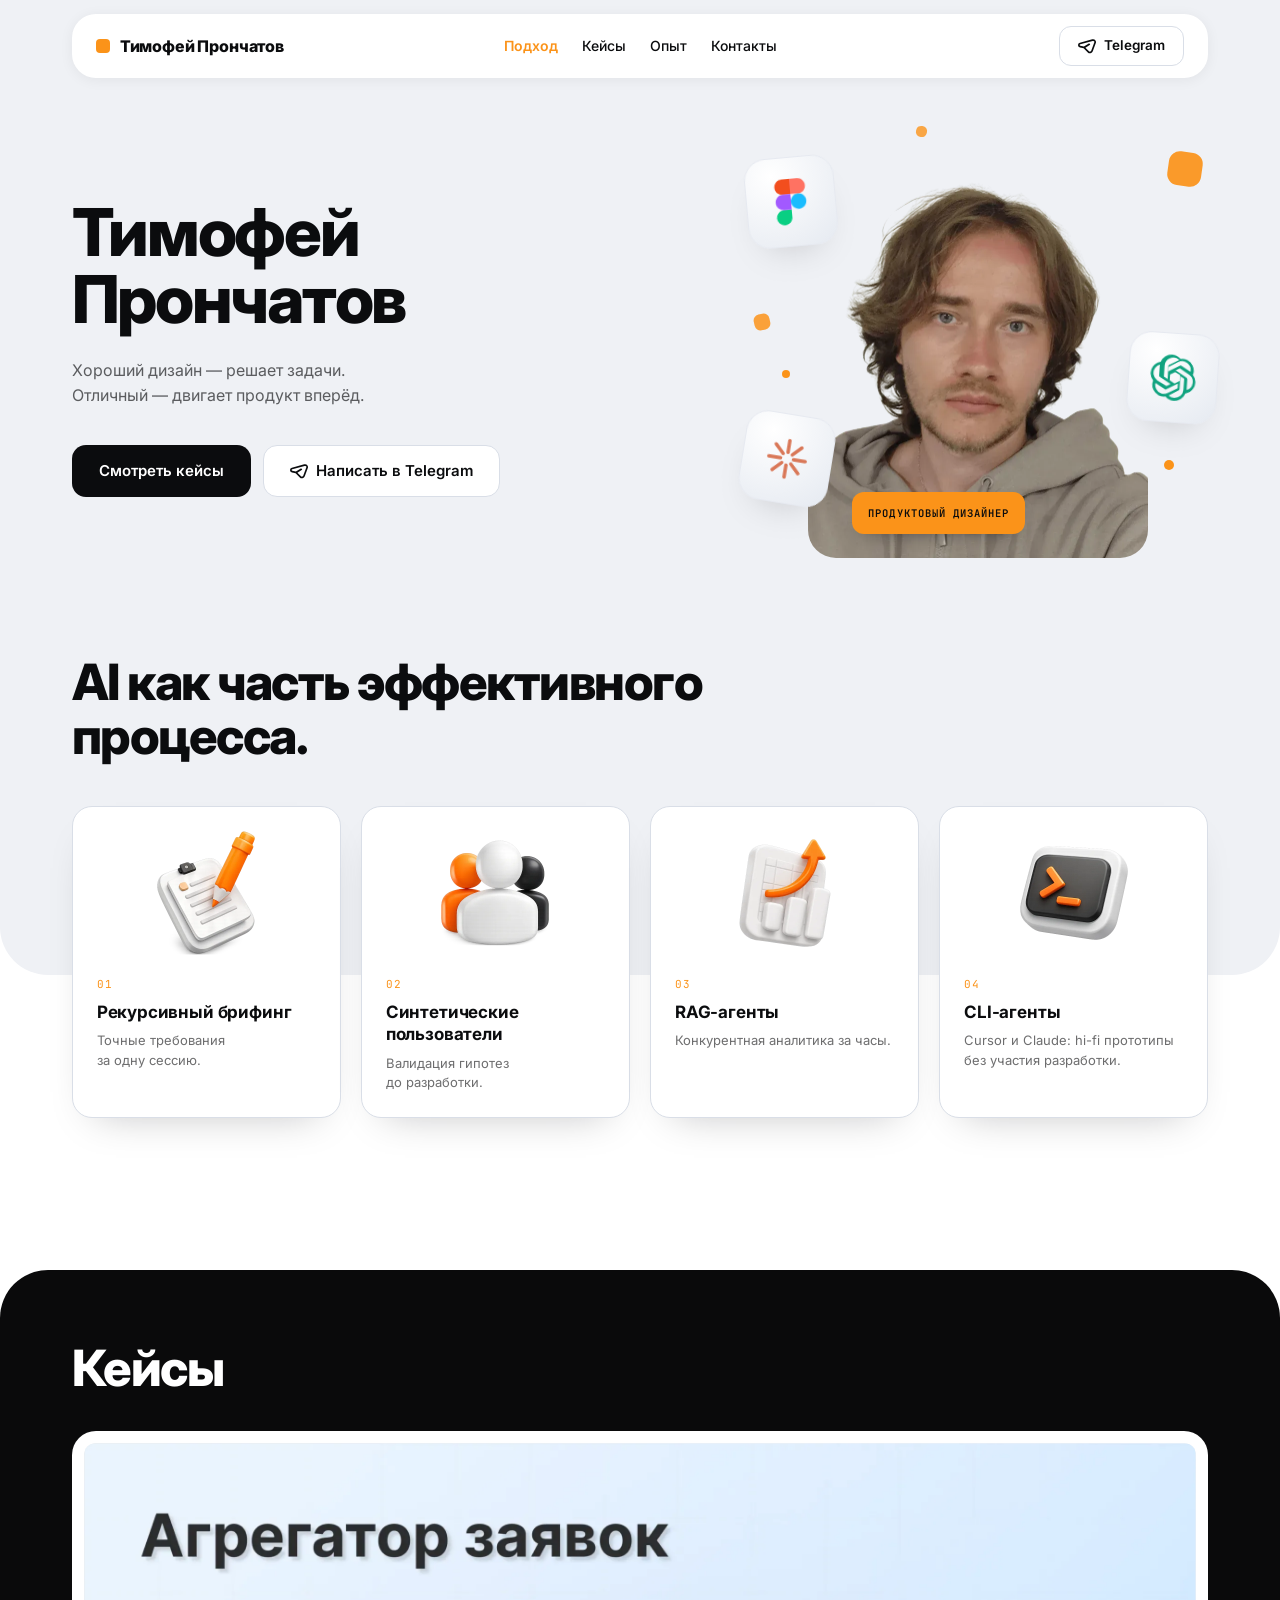
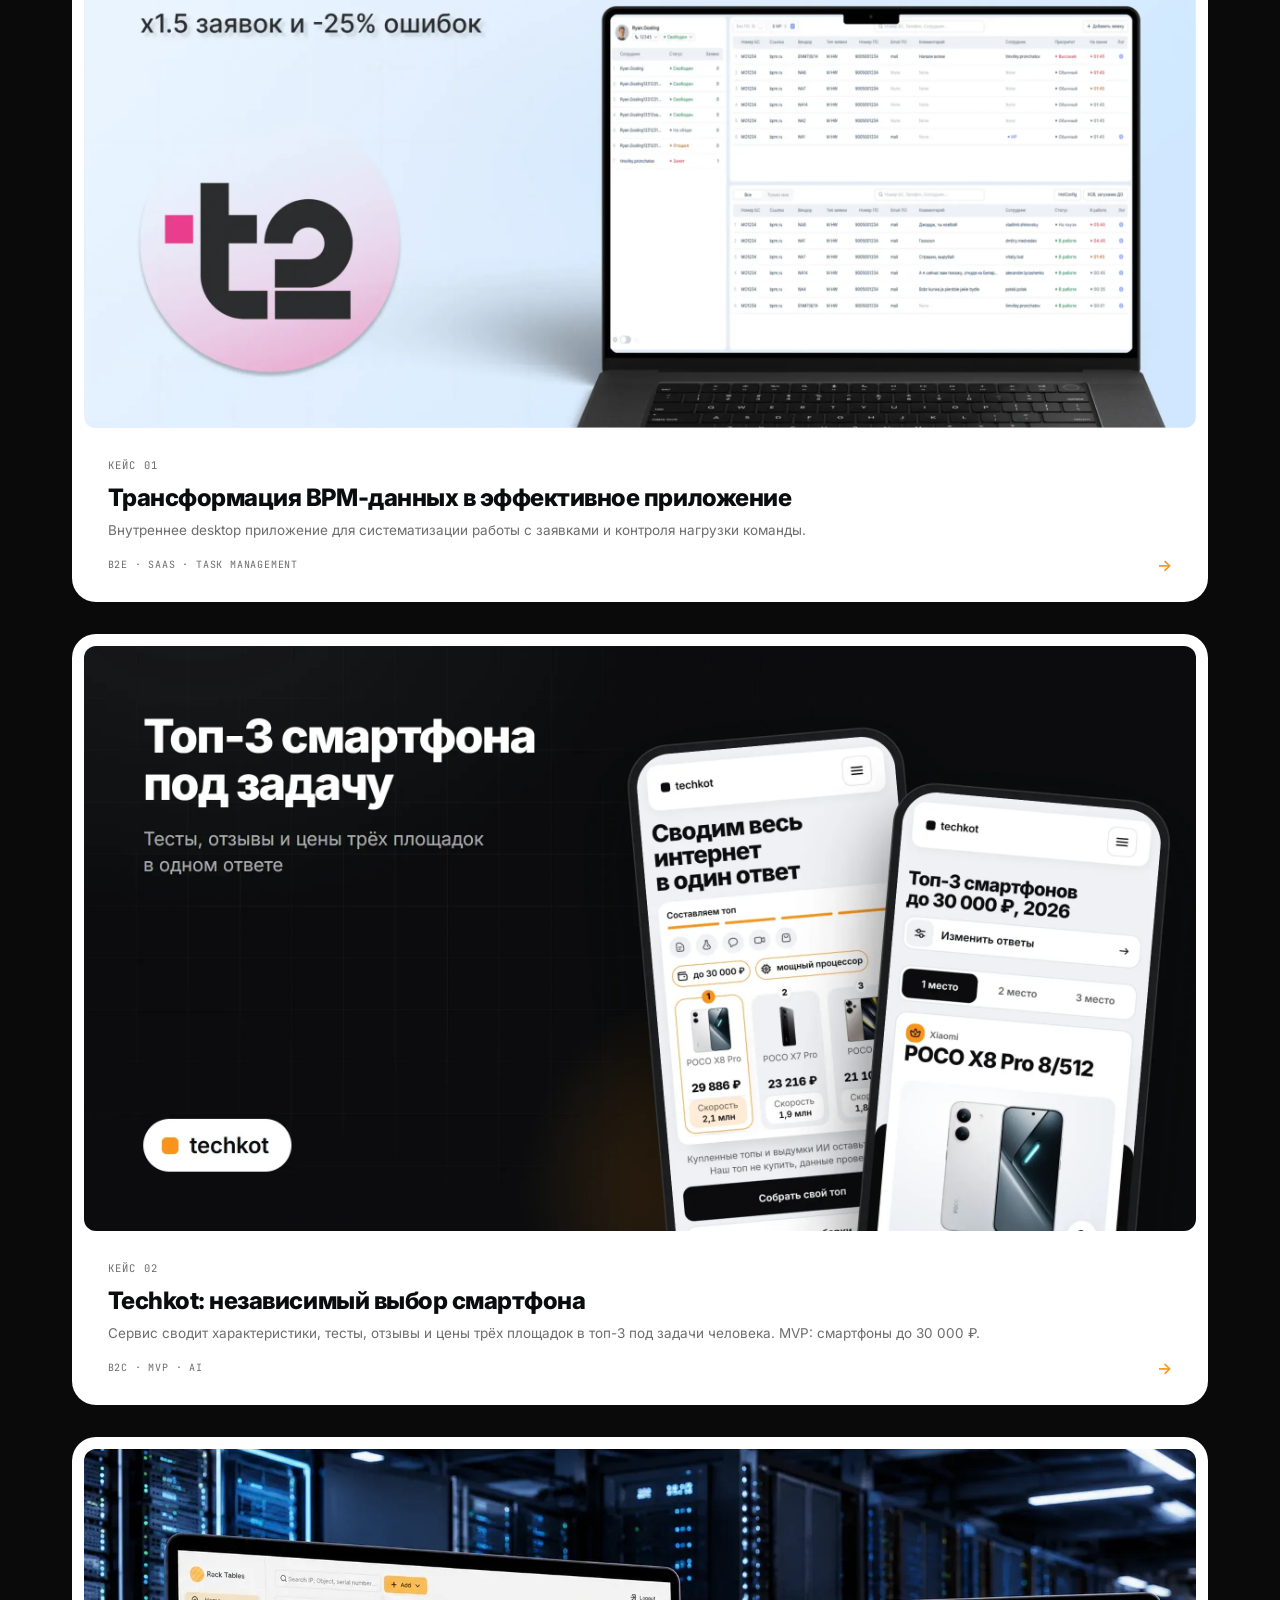
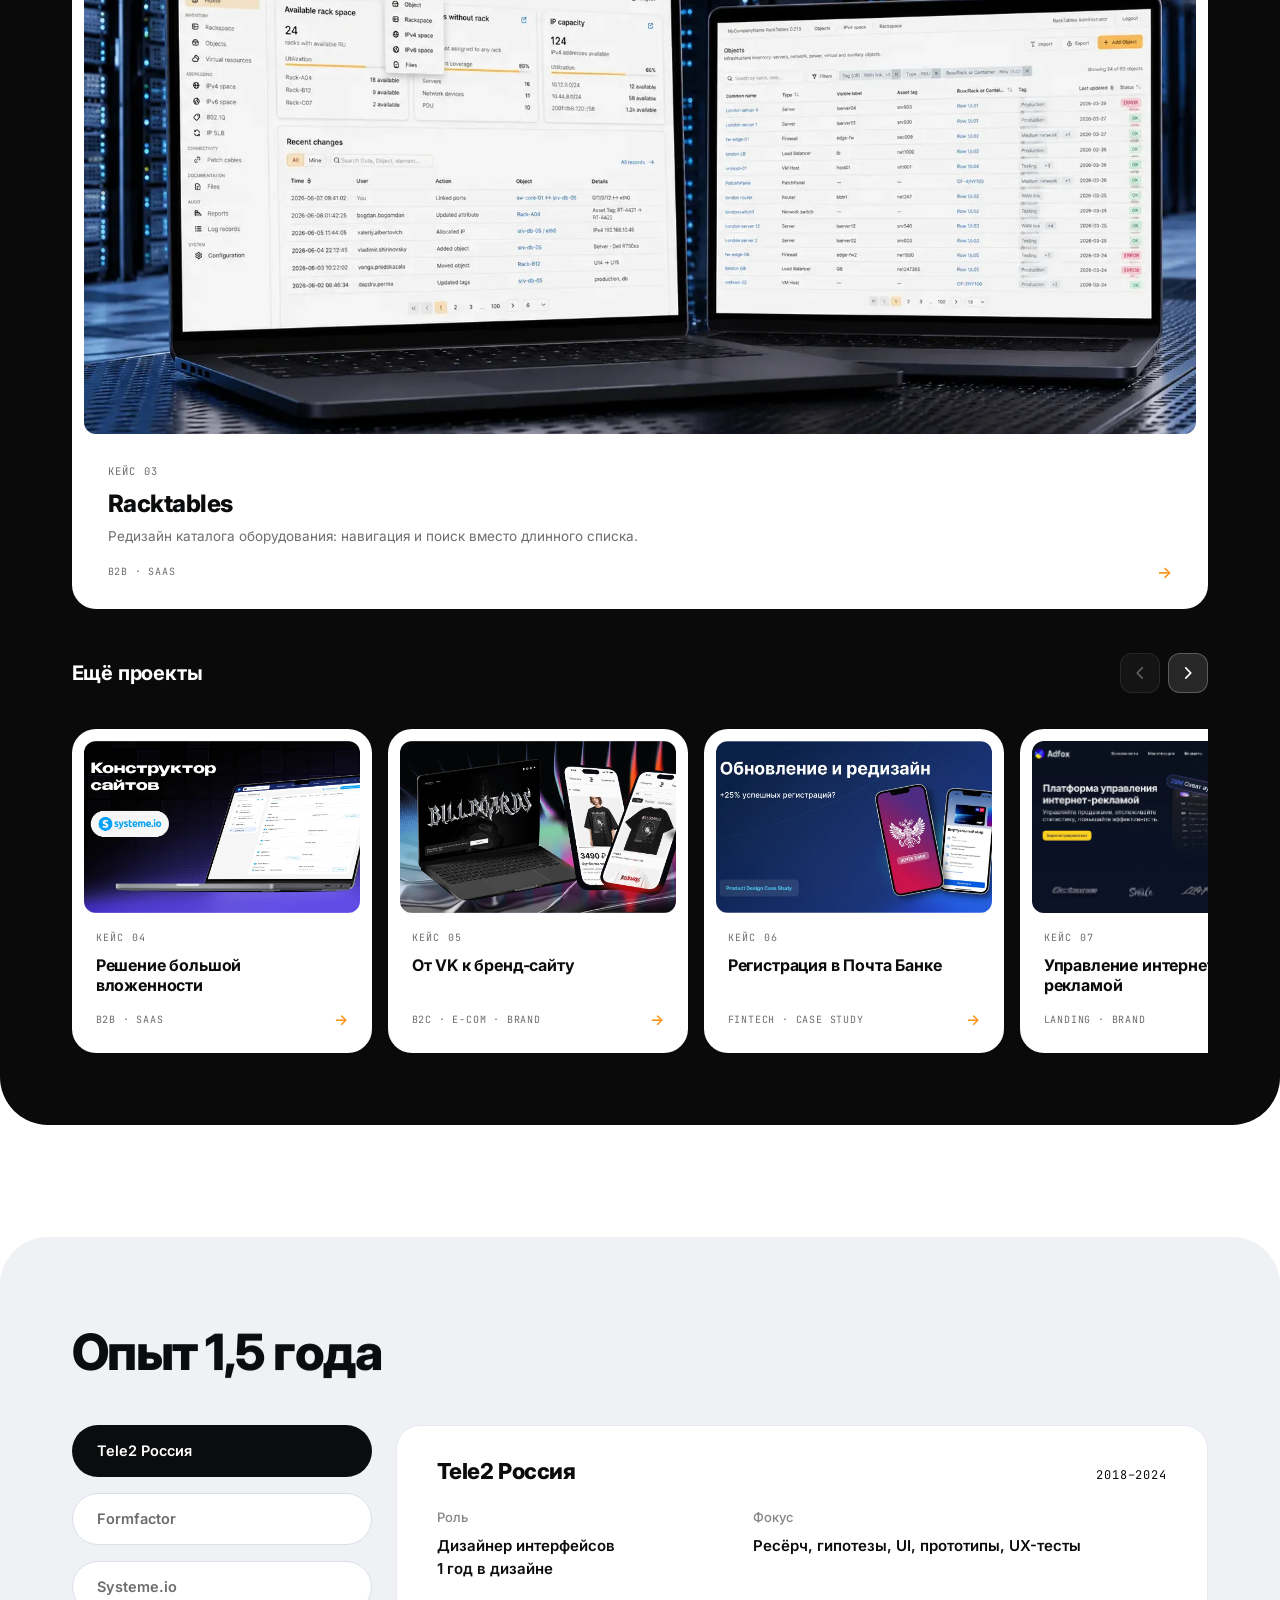
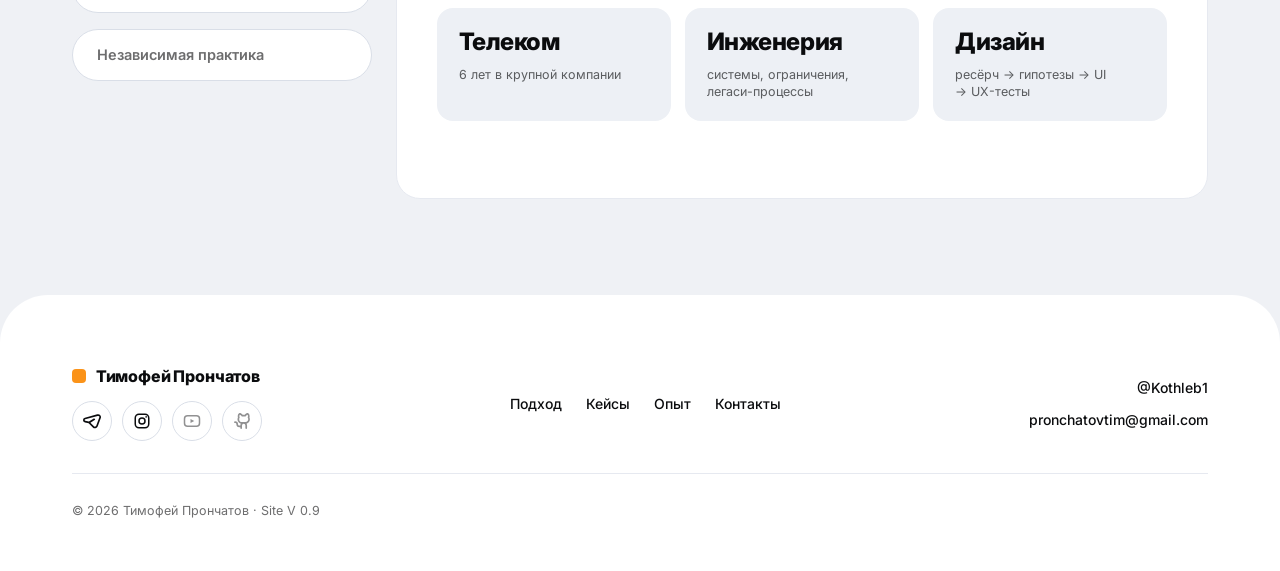
<file: case2/index.html>
<!doctype html>
<html lang="ru">
  <head>
    <meta charset="UTF-8" />
    <link rel="icon" type="image/svg+xml" href="/favicon.svg" />
    <meta name="viewport" content="width=device-width, initial-scale=1.0" />
    <meta name="description" content="Настройка воронки продаж на all-in-one платформе стала быстрее на 21%" />
    <link rel="canonical" href="https://timofeypronchatov.vercel.app/case2" />
    <meta name="theme-color" content="#fb9319" />
    <meta property="og:type" content="website" />
    <meta property="og:site_name" content="Тимофей Прончатов" />
    <meta property="og:title" content="Решение большой вложенности — кейс Тимофея Прончатова" />
    <meta property="og:description" content="Настройка воронки продаж на all-in-one платформе стала быстрее на 21%" />
    <meta property="og:locale" content="ru_RU" />
    <meta property="og:url" content="https://timofeypronchatov.vercel.app/case2" />
    <!-- Абсолютный URL обязателен: относительный путь резолвят не все краулеры
         и превью-боты мессенджеров. -->
    <meta property="og:image" content="https://timofeypronchatov.vercel.app/og.png" />
    <meta property="og:image:width" content="1200" />
    <meta property="og:image:height" content="630" />
    <meta property="og:image:alt" content="Тимофей Прончатов — продуктовый дизайнер" />
    <meta name="twitter:image" content="https://timofeypronchatov.vercel.app/og.png" />
    <meta name="twitter:card" content="summary_large_image" />
    <link rel="preconnect" href="https://fonts.googleapis.com" />
    <link rel="preconnect" href="https://fonts.gstatic.com" crossorigin />
    <link
      href="https://fonts.googleapis.com/css2?family=Inter:wght@400;500;600;700;800&family=JetBrains+Mono:wght@400;500;600&display=swap"
      rel="stylesheet"
    />
    <title>Решение большой вложенности — кейс Тимофея Прончатова</title>
    <!-- Текстовая версия сайта для LLM-агентов: страницы CSR-ные, без JS краулер
         видит пустой #root (см. scripts/prerender-head.mjs). -->
    <link rel="alternate" type="text/plain" href="/llms.txt" title="Текстовая версия для LLM" />
    <!-- Person / WebSite / ProfilePage: связывает имя, роль, навыки и профили.
         Даёт поисковику и AI-краулеру понять, что сайт — портфолио конкретного
         человека, а не безымянный лендинг. Кейсы добавляют свой CreativeWork
         на этапе сборки — там же лежат тексты (scripts/seo-content.mjs). -->
    <script type="application/ld+json">
      {
        "@context": "https://schema.org",
        "@graph": [
          {
            "@type": "Person",
            "@id": "https://timofeypronchatov.vercel.app/#person",
            "name": "Тимофей Прончатов",
            "alternateName": "Timofey Pronchatov",
            "jobTitle": "Продуктовый дизайнер",
            "description": "Продуктовый дизайнер: B2B, B2E, SaaS, финтех, e-commerce. Веду продукт целиком — интервью и опросы, гипотезы, сценарии, интерфейс, прототип, юзабилити-тест, метрика. Сильная сторона — сложные рабочие интерфейсы: большие таблицы, глубокая вложенность, многошаговые сценарии, онбординг и регистрация. Довожу дизайн до кода: портфолио написано самостоятельно на React и TypeScript.",
            "url": "https://timofeypronchatov.vercel.app/",
            "image": "https://timofeypronchatov.vercel.app/hero/mainface.webp",
            "email": "mailto:pronchatovtim@gmail.com",
            "knowsLanguage": [
              {"@type": "Language", "name": "Русский", "alternateName": "ru"},
              {"@type": "Language", "name": "Английский — B1", "alternateName": "en"}
            ],
            "address": {
              "@type": "PostalAddress",
              "addressLocality": "Нижний Новгород",
              "addressCountry": "RU"
            },
            "alumniOf": [
              {
                "@type": "EducationalOrganization",
                "name": "Волжская государственная академия водного транспорта"
              },
              {
                "@type": "EducationalOrganization",
                "name": "Formfactor — курсы продуктового дизайна"
              }
            ],
            "hasOccupation": {
              "@type": "Occupation",
              "name": "Продуктовый дизайнер",
              "occupationalCategory": "Product Designer, UX/UI Designer",
              "skills": "продуктовый дизайн, UX-исследования, глубинные интервью, юзабилити-тестирование, бенчмаркинг, JTBD, Customer Journey Map, user flow, информационная архитектура, прототипирование, MVP, дизайн-системы, Atomic Design, дизайн-токены, адаптивный дизайн, доступность, метрики продукта, Time-to-Value, конверсия, прокси-метрики Time-to-task и Error Rate, подготовка решений к A/B-тестированию, Figma, React, TypeScript, вёрстка, AI-assisted design"
            },
            "knowsAbout": [
              "продуктовый дизайн",
              "UX/UI",
              "UX-исследования",
              "дизайн-системы",
              "B2B SaaS",
              "B2E",
              "enterprise-интерфейсы",
              "финтех",
              "e-commerce",
              "adtech",
              "edtech-платформы (конкурентный анализ)",
              "телеком",
              "task management",
              "BPM",
              "онбординг и регистрация",
              "работа с большими таблицами",
              "метрики продукта"
            ],
            "sameAs": [
              "https://t.me/Kothleb1",
              "https://www.instagram.com/timofey.pronchatov"
            ]
          },
          {
            "@type": "WebSite",
            "@id": "https://timofeypronchatov.vercel.app/#website",
            "url": "https://timofeypronchatov.vercel.app/",
            "name": "Тимофей Прончатов — портфолио продуктового дизайнера",
            "inLanguage": "ru",
            "author": {"@id": "https://timofeypronchatov.vercel.app/#person"},
            "publisher": {"@id": "https://timofeypronchatov.vercel.app/#person"}
          },
          {
            "@type": "ProfilePage",
            "url": "https://timofeypronchatov.vercel.app/",
            "mainEntity": {"@id": "https://timofeypronchatov.vercel.app/#person"},
            "isPartOf": {"@id": "https://timofeypronchatov.vercel.app/#website"}
          }
        ]
      }
    </script>
    <!-- Yandex.Metrika: загрузчик тега (init/hit — в src/lib/metrika.ts) -->
    <script>
      (function (m, e, t, r, i, k, a) {
        m[i] =
          m[i] ||
          function () {
            (m[i].a = m[i].a || []).push(arguments);
          };
        m[i].l = 1 * new Date();
        for (var j = 0; j < e.scripts.length; j++) {
          if (e.scripts[j].src === r) return;
        }
        (k = e.createElement(t)),
          (a = e.getElementsByTagName(t)[0]),
          (k.async = 1),
          (k.src = r),
          a.parentNode.insertBefore(k, a);
      })(window, document, 'script', 'https://mc.yandex.ru/metrika/tag.js', 'ym');
    </script>
    <script type="module" crossorigin src="/assets/index-D8-eZLtr.js"></script>
    <link rel="stylesheet" crossorigin href="/assets/index-C1T-uJUV.css">
      <meta name="twitter:title" content="Решение большой вложенности — кейс Тимофея Прончатова" />
      <meta name="twitter:description" content="Настройка воронки продаж на all-in-one платформе стала быстрее на 21%" />
      <meta name="keywords" content="B2B, SaaS, edtech, воронка продаж, Time-to-Value, A/B-тестирование, прокси-метрики, формы, онбординг, System.io" />
      <script type="application/ld+json">
{
  "@context": "https://schema.org",
  "@graph": [
    {
      "@type": [
        "CreativeWork",
        "Article"
      ],
      "@id": "https://timofeypronchatov.vercel.app/case2#case",
      "name": "Решение большой вложенности",
      "headline": "Решение большой вложенности",
      "abstract": "Настройка воронки продаж на all-in-one платформе стала быстрее на 21%",
      "description": "Настройка воронки продаж на all-in-one платформе стала быстрее на 21%",
      "text": "Настройка воронки продаж на all-in-one платформе стала быстрее на 21%. Продукт: System.io, конструктор сайтов и воронок для малого и среднего бизнеса. Роль: продуктовый дизайнер.\n\nКонтекст. Панель управления воронками продаж, вкладка Configuration: пользователь настраивает продукт, цену, скидки и купоны для этапа воронки.\n\nПроблема. Интерфейс не отвечал потребностям аудитории, которой нужно быстро настроить и запустить продажи. Обязательные и опциональные поля перемешаны — пользователи ошибались и тратили время на расшифровку. Контекстная разорванность: чтобы создать новый продукт, приходилось покидать экран и уходить в другой раздел. Визуальный шум: пять primary-кнопок разных уровней в одной панели.\n\nВлияние на бизнес: падение доли успешно завершённых конфигураций, рост Time-to-Value, рост нагрузки на поддержку.\n\nМетрики. Без доступа к боевой аналитике на старте выбраны прокси-метрики, измеримые в UX-тестах: Time-to-task на ключевых сценариях (создание продукта, добавление скидки, купона, предпросмотр) и Error Rate — критические ошибки, переспросы, зависания. Критерий успеха: сокращение времени на ключевые сценарии более чем на 15% как основание для запуска A/B-теста на реальном трафике.\n\nРезультаты. Время настройки сократилось на 19–23% по данным юзабилити-тестов, n=5. Критические ошибки при первом использовании — 0, тогда как в текущей версии с ними сталкивались 4 пользователя из 5. Следующий шаг — валидация в A/B-тесте и замер бизнес-метрик.\n\nАнализ конкурентов. Разобраны Notion и edtech-платформы Learnybox, Gurucan, Podia — конструкторы курсов и воронок, где та же задача сложной настройки решена по-своему. Смотрел не на визуал, а на то, почему их решения работают. Из Notion взят принцип документа: фиксированная ширина и крупные заголовки как визуальные якоря против слепого скролла. Из Learnybox — тоглы с раскрывающимися полями для дополнительных функций: новый пользователь не пугается сложности, опытный знает, где включить нужное. Из Gurucan и Podia — разделение левой навигации и рабочей области: слева структура воронки, справа настройка конкретного этапа.\n\nГипотезы. Разделение первичных и вторичных действий: первичные постоянно видимы, вторичные — в управляемых переключателях с иконкой информации. Перенос добавления купонов и товаров в отдельный шаг.\n\nМетоды: анализ текущего интерфейса, user flow, конкурентный анализ edtech- и SaaS-платформ, гипотезы, прототипирование, юзабилити-тестирование, прокси-метрики Time-to-task и Error Rate, подготовка решения к A/B-тесту.",
      "keywords": "B2B, SaaS, edtech, воронка продаж, Time-to-Value, A/B-тестирование, прокси-метрики, формы, онбординг, System.io",
      "inLanguage": "ru",
      "url": "https://timofeypronchatov.vercel.app/case2",
      "author": {
        "@id": "https://timofeypronchatov.vercel.app/#person"
      },
      "creator": {
        "@id": "https://timofeypronchatov.vercel.app/#person"
      },
      "isPartOf": {
        "@id": "https://timofeypronchatov.vercel.app/#website"
      }
    },
    {
      "@type": "BreadcrumbList",
      "itemListElement": [
        {
          "@type": "ListItem",
          "position": 1,
          "name": "Портфолио",
          "item": "https://timofeypronchatov.vercel.app/"
        },
        {
          "@type": "ListItem",
          "position": 2,
          "name": "Решение большой вложенности",
          "item": "https://timofeypronchatov.vercel.app/case2"
        }
      ]
    }
  ]
}
    </script>
  </head>
  <body>
    <div id="root"></div>
      <noscript>
      <h1>Решение большой вложенности</h1>
      <p>Настройка воронки продаж на all-in-one платформе стала быстрее на 21%. Продукт: System.io, конструктор сайтов и воронок для малого и среднего бизнеса. Роль: продуктовый дизайнер.</p>
      <p>Контекст. Панель управления воронками продаж, вкладка Configuration: пользователь настраивает продукт, цену, скидки и купоны для этапа воронки.</p>
      <p>Проблема. Интерфейс не отвечал потребностям аудитории, которой нужно быстро настроить и запустить продажи. Обязательные и опциональные поля перемешаны — пользователи ошибались и тратили время на расшифровку. Контекстная разорванность: чтобы создать новый продукт, приходилось покидать экран и уходить в другой раздел. Визуальный шум: пять primary-кнопок разных уровней в одной панели.</p>
      <p>Влияние на бизнес: падение доли успешно завершённых конфигураций, рост Time-to-Value, рост нагрузки на поддержку.</p>
      <p>Метрики. Без доступа к боевой аналитике на старте выбраны прокси-метрики, измеримые в UX-тестах: Time-to-task на ключевых сценариях (создание продукта, добавление скидки, купона, предпросмотр) и Error Rate — критические ошибки, переспросы, зависания. Критерий успеха: сокращение времени на ключевые сценарии более чем на 15% как основание для запуска A/B-теста на реальном трафике.</p>
      <p>Результаты. Время настройки сократилось на 19–23% по данным юзабилити-тестов, n=5. Критические ошибки при первом использовании — 0, тогда как в текущей версии с ними сталкивались 4 пользователя из 5. Следующий шаг — валидация в A/B-тесте и замер бизнес-метрик.</p>
      <p>Анализ конкурентов. Разобраны Notion и edtech-платформы Learnybox, Gurucan, Podia — конструкторы курсов и воронок, где та же задача сложной настройки решена по-своему. Смотрел не на визуал, а на то, почему их решения работают. Из Notion взят принцип документа: фиксированная ширина и крупные заголовки как визуальные якоря против слепого скролла. Из Learnybox — тоглы с раскрывающимися полями для дополнительных функций: новый пользователь не пугается сложности, опытный знает, где включить нужное. Из Gurucan и Podia — разделение левой навигации и рабочей области: слева структура воронки, справа настройка конкретного этапа.</p>
      <p>Гипотезы. Разделение первичных и вторичных действий: первичные постоянно видимы, вторичные — в управляемых переключателях с иконкой информации. Перенос добавления купонов и товаров в отдельный шаг.</p>
      <p>Методы: анализ текущего интерфейса, user flow, конкурентный анализ edtech- и SaaS-платформ, гипотезы, прототипирование, юзабилити-тестирование, прокси-метрики Time-to-task и Error Rate, подготовка решения к A/B-тесту.</p>
      <p><a href="/case1">Трансформация BPM-данных в эффективное приложение</a> · <a href="/case9">Techkot: независимый выбор смартфона</a> · <a href="/case2">Решение большой вложенности</a> · <a href="/case4">Racktables</a> · <a href="/case3">От VK к бренд-сайту</a> · <a href="/case5">Регистрация в Почта Банке</a> · <a href="/case6">Управление интернет-рекламой</a> · <a href="/">Главная</a></p>
      <p>Контакты: <a href="https://t.me/Kothleb1">Telegram</a>, <a href="mailto:pronchatovtim@gmail.com">pronchatovtim@gmail.com</a></p>
    </noscript>
  </body>
</html>
</file>
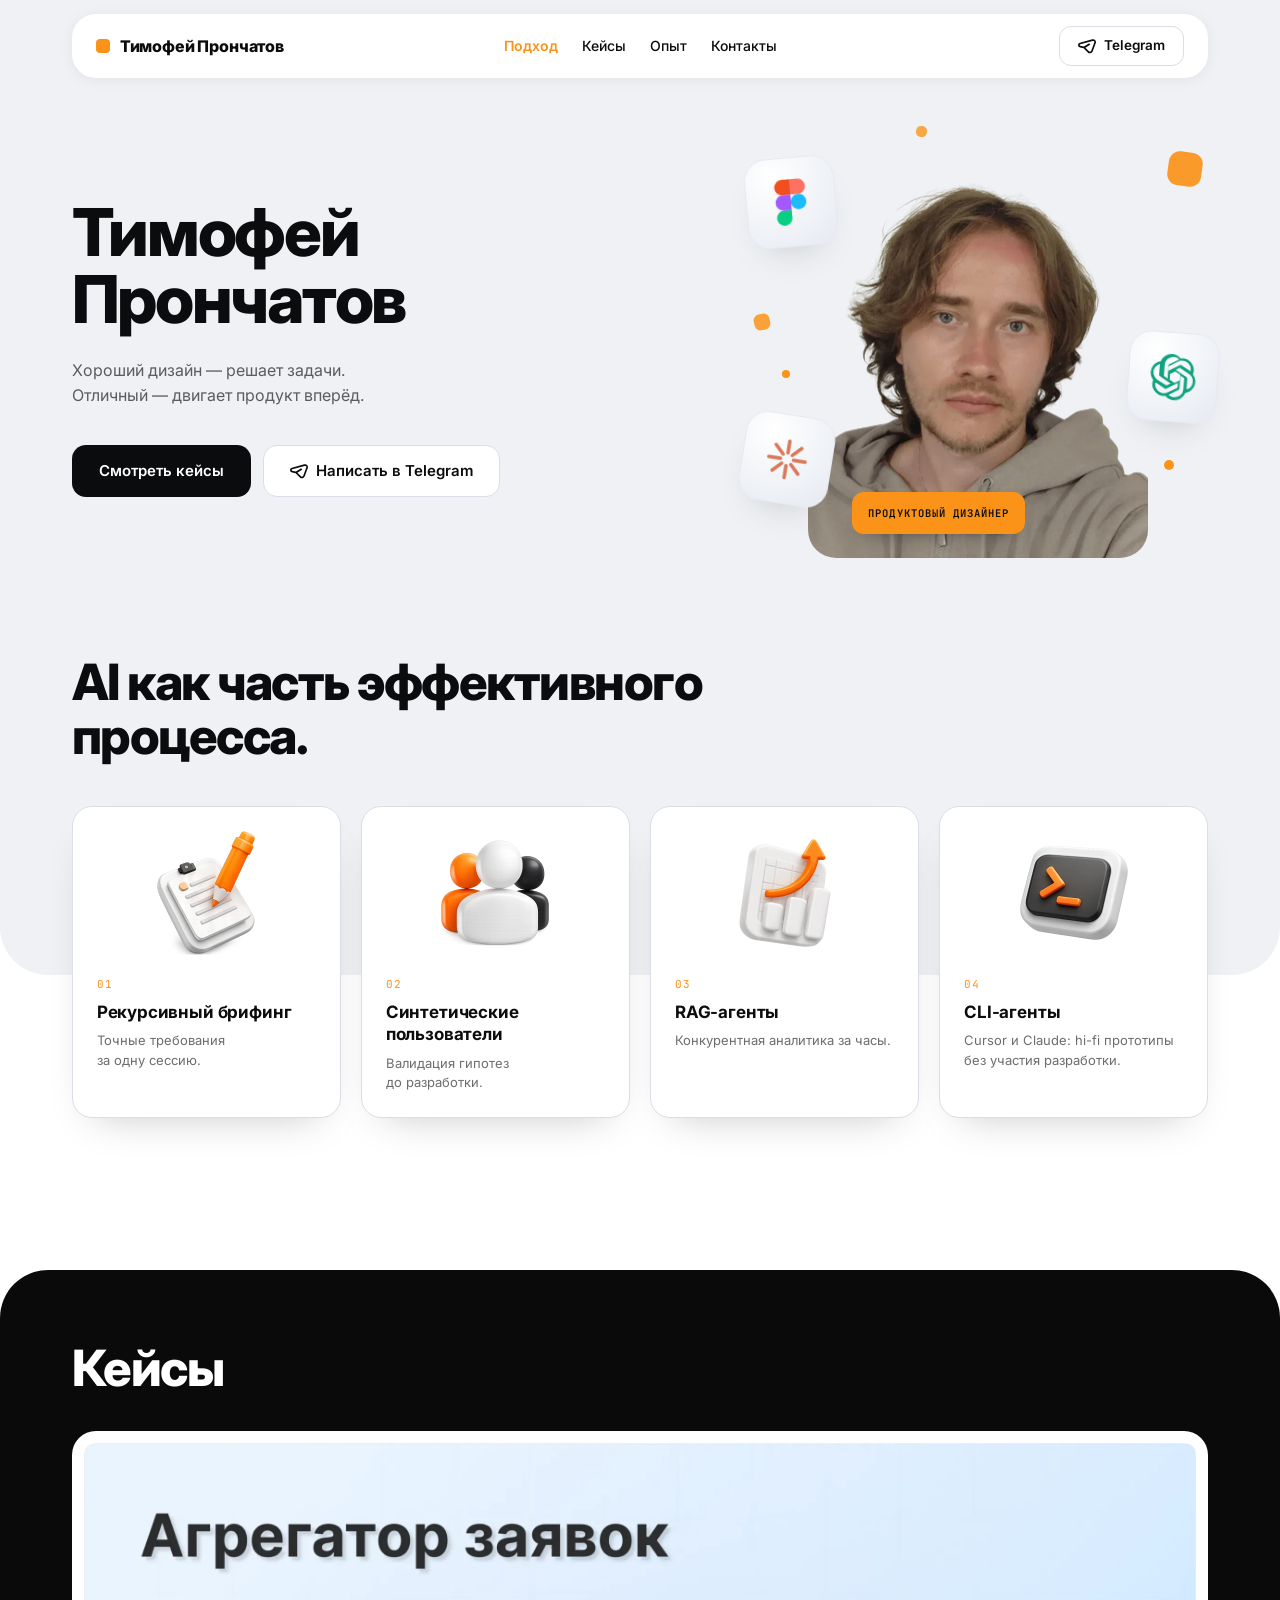
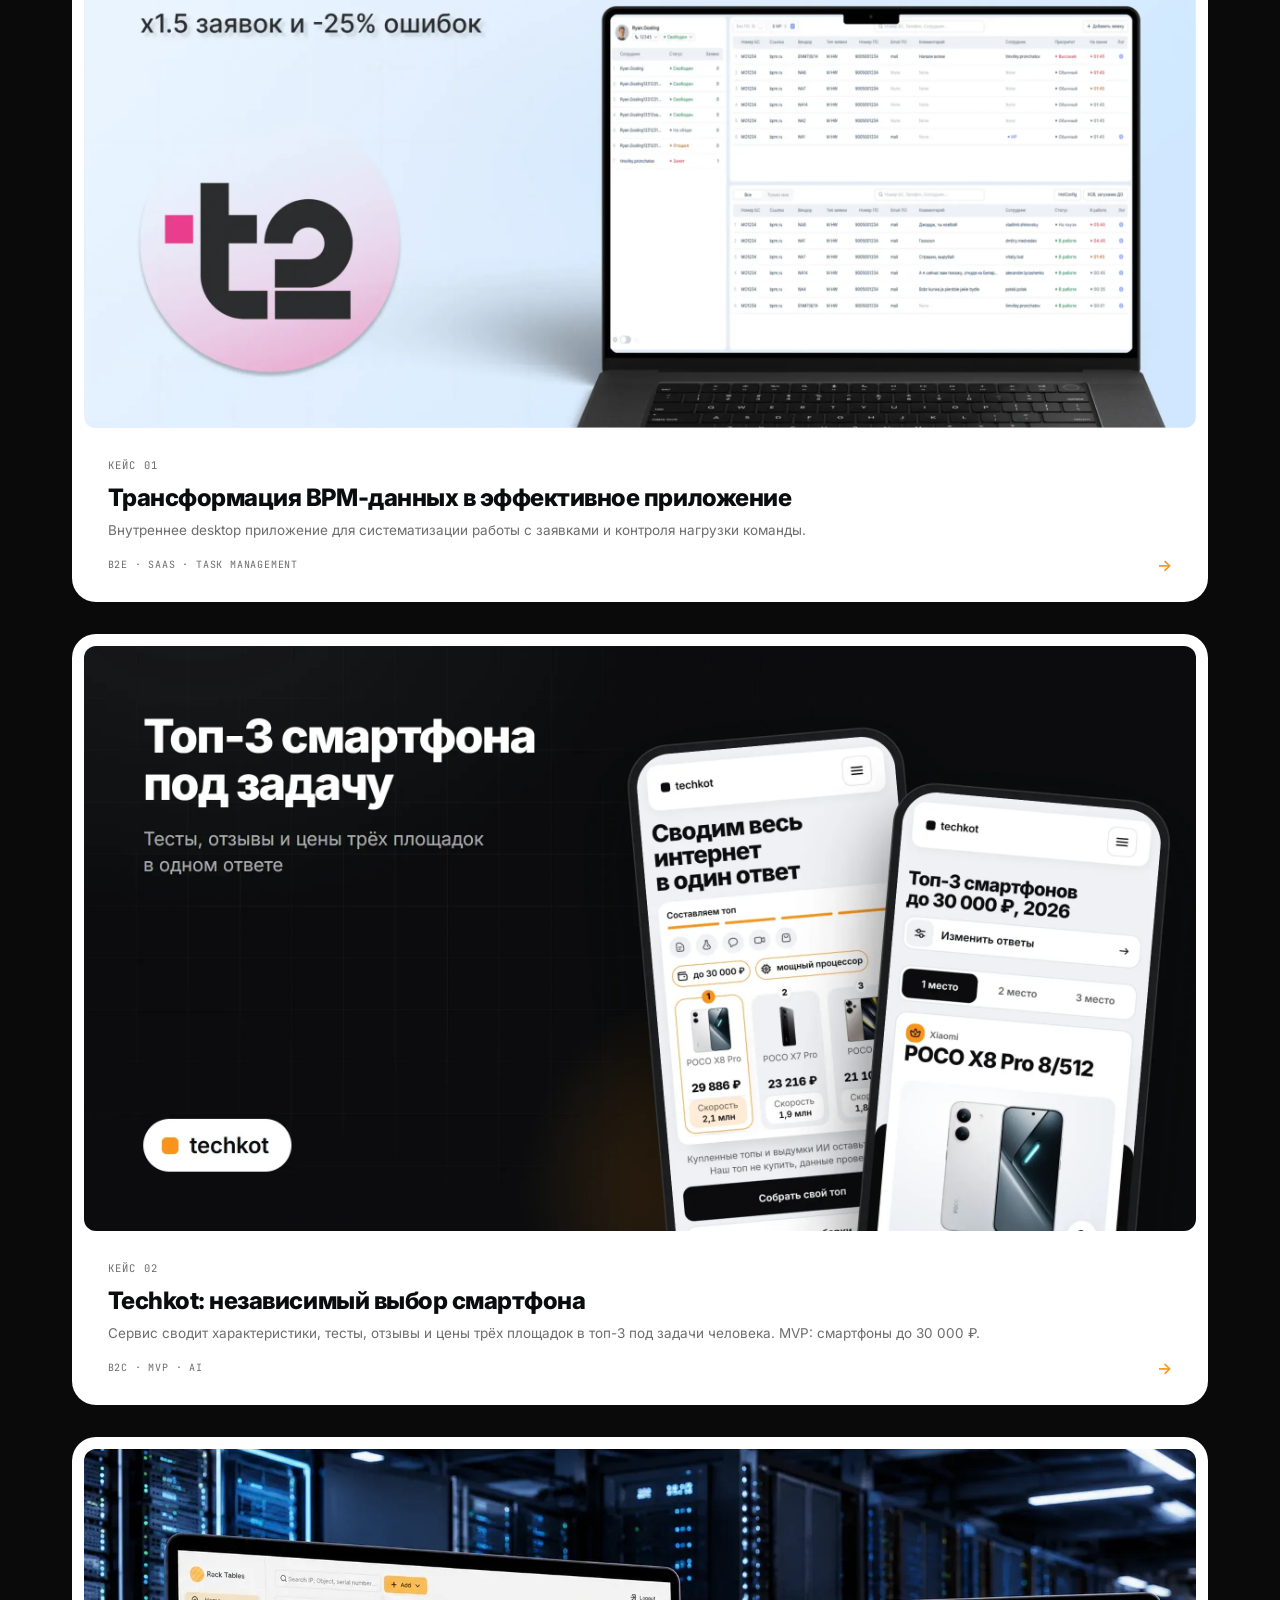
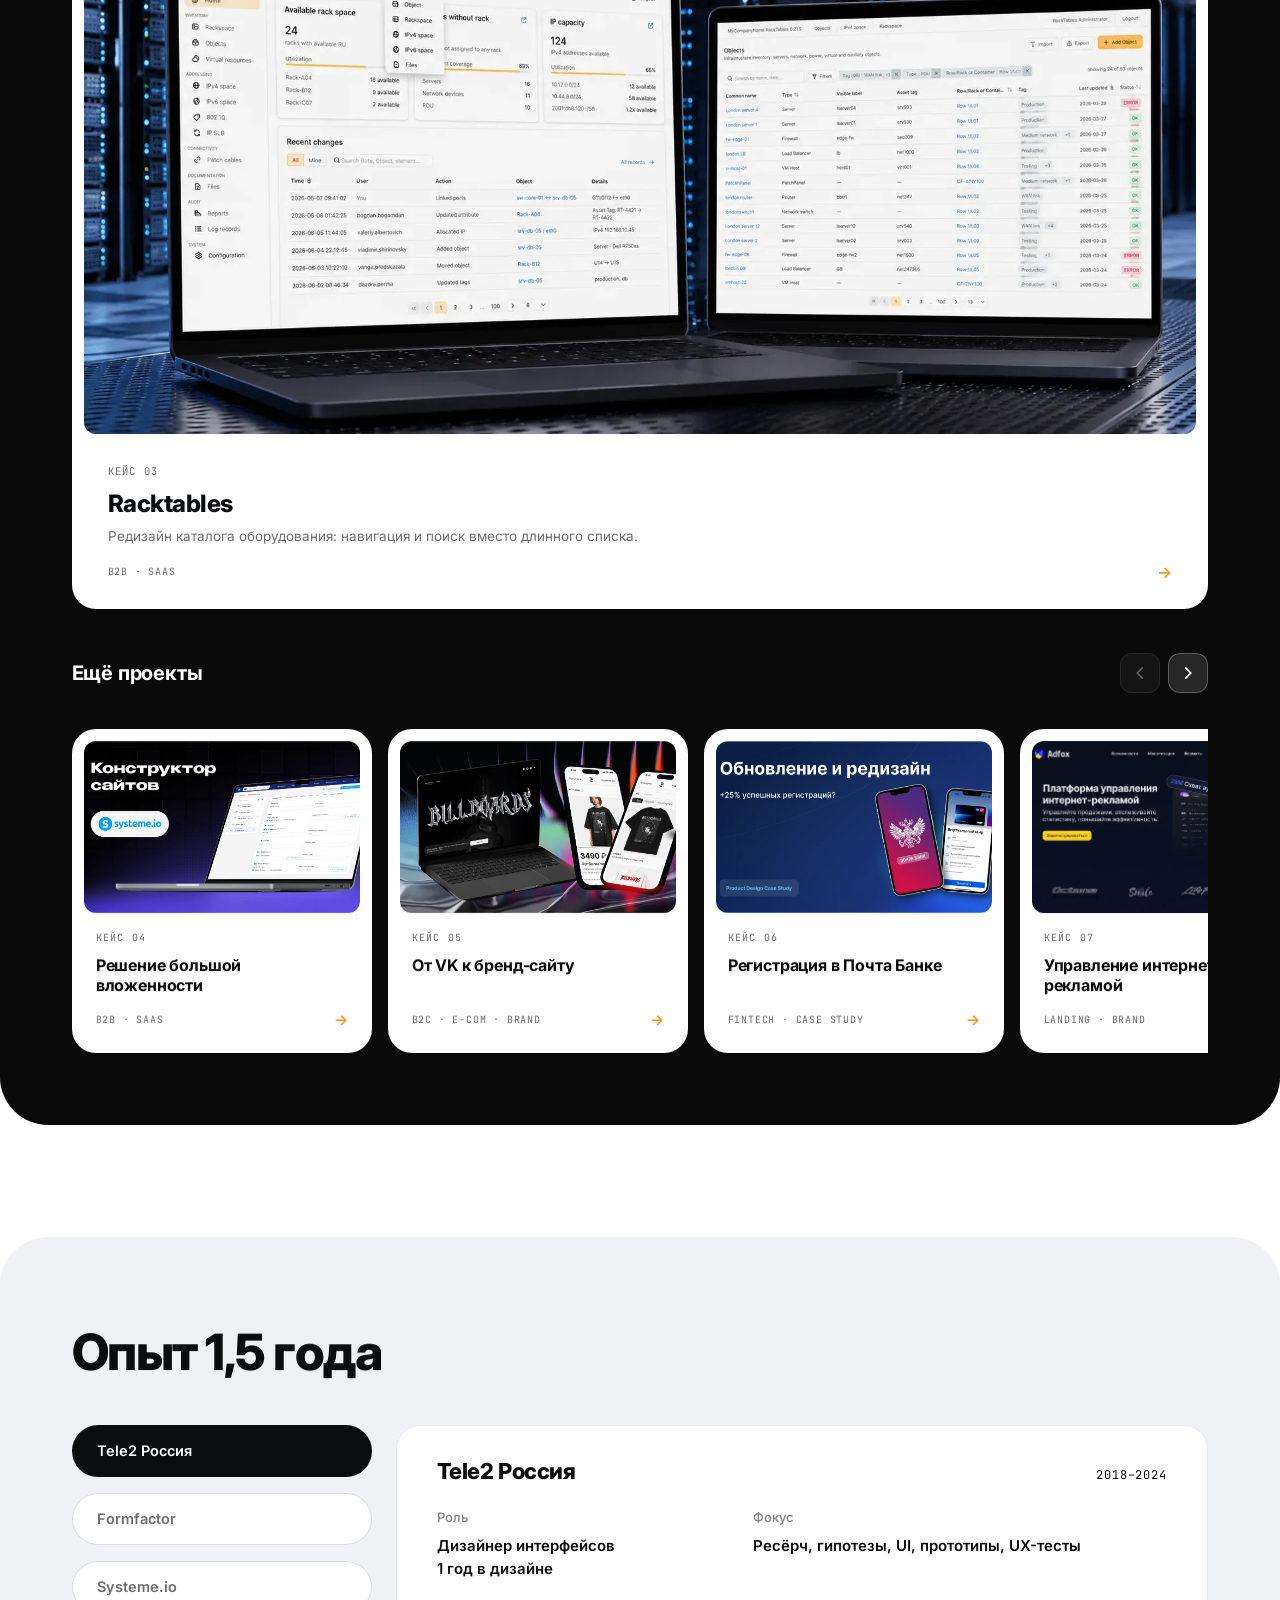
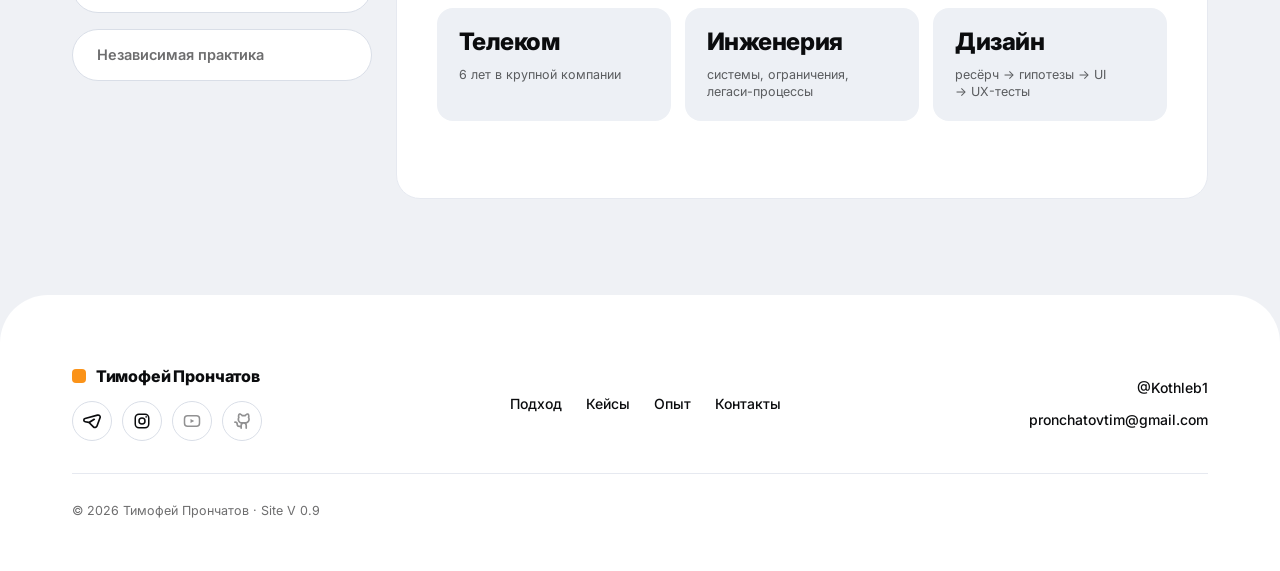
<file: case3/index.html>
<!doctype html>
<html lang="ru">
  <head>
    <meta charset="UTF-8" />
    <link rel="icon" type="image/svg+xml" href="/favicon.svg" />
    <meta name="viewport" content="width=device-width, initial-scale=1.0" />
    <meta name="description" content="Редизайн продаж бренда одежды: переход из VK на собственный сайт, рост выручки и среднего чека." />
    <link rel="canonical" href="https://timofeypronchatov.vercel.app/case3" />
    <meta name="theme-color" content="#fb9319" />
    <meta property="og:type" content="website" />
    <meta property="og:site_name" content="Тимофей Прончатов" />
    <meta property="og:title" content="От VK к бренд-сайту — кейс Тимофея Прончатова" />
    <meta property="og:description" content="Редизайн продаж бренда одежды: переход из VK на собственный сайт, рост выручки и среднего чека." />
    <meta property="og:locale" content="ru_RU" />
    <meta property="og:url" content="https://timofeypronchatov.vercel.app/case3" />
    <!-- Абсолютный URL обязателен: относительный путь резолвят не все краулеры
         и превью-боты мессенджеров. -->
    <meta property="og:image" content="https://timofeypronchatov.vercel.app/og.png" />
    <meta property="og:image:width" content="1200" />
    <meta property="og:image:height" content="630" />
    <meta property="og:image:alt" content="Тимофей Прончатов — продуктовый дизайнер" />
    <meta name="twitter:image" content="https://timofeypronchatov.vercel.app/og.png" />
    <meta name="twitter:card" content="summary_large_image" />
    <link rel="preconnect" href="https://fonts.googleapis.com" />
    <link rel="preconnect" href="https://fonts.gstatic.com" crossorigin />
    <link
      href="https://fonts.googleapis.com/css2?family=Inter:wght@400;500;600;700;800&family=JetBrains+Mono:wght@400;500;600&display=swap"
      rel="stylesheet"
    />
    <title>От VK к бренд-сайту — кейс Тимофея Прончатова</title>
    <!-- Текстовая версия сайта для LLM-агентов: страницы CSR-ные, без JS краулер
         видит пустой #root (см. scripts/prerender-head.mjs). -->
    <link rel="alternate" type="text/plain" href="/llms.txt" title="Текстовая версия для LLM" />
    <!-- Person / WebSite / ProfilePage: связывает имя, роль, навыки и профили.
         Даёт поисковику и AI-краулеру понять, что сайт — портфолио конкретного
         человека, а не безымянный лендинг. Кейсы добавляют свой CreativeWork
         на этапе сборки — там же лежат тексты (scripts/seo-content.mjs). -->
    <script type="application/ld+json">
      {
        "@context": "https://schema.org",
        "@graph": [
          {
            "@type": "Person",
            "@id": "https://timofeypronchatov.vercel.app/#person",
            "name": "Тимофей Прончатов",
            "alternateName": "Timofey Pronchatov",
            "jobTitle": "Продуктовый дизайнер",
            "description": "Продуктовый дизайнер: B2B, B2E, SaaS, финтех, e-commerce. Веду продукт целиком — интервью и опросы, гипотезы, сценарии, интерфейс, прототип, юзабилити-тест, метрика. Сильная сторона — сложные рабочие интерфейсы: большие таблицы, глубокая вложенность, многошаговые сценарии, онбординг и регистрация. Довожу дизайн до кода: портфолио написано самостоятельно на React и TypeScript.",
            "url": "https://timofeypronchatov.vercel.app/",
            "image": "https://timofeypronchatov.vercel.app/hero/mainface.webp",
            "email": "mailto:pronchatovtim@gmail.com",
            "knowsLanguage": [
              {"@type": "Language", "name": "Русский", "alternateName": "ru"},
              {"@type": "Language", "name": "Английский — B1", "alternateName": "en"}
            ],
            "address": {
              "@type": "PostalAddress",
              "addressLocality": "Нижний Новгород",
              "addressCountry": "RU"
            },
            "alumniOf": [
              {
                "@type": "EducationalOrganization",
                "name": "Волжская государственная академия водного транспорта"
              },
              {
                "@type": "EducationalOrganization",
                "name": "Formfactor — курсы продуктового дизайна"
              }
            ],
            "hasOccupation": {
              "@type": "Occupation",
              "name": "Продуктовый дизайнер",
              "occupationalCategory": "Product Designer, UX/UI Designer",
              "skills": "продуктовый дизайн, UX-исследования, глубинные интервью, юзабилити-тестирование, бенчмаркинг, JTBD, Customer Journey Map, user flow, информационная архитектура, прототипирование, MVP, дизайн-системы, Atomic Design, дизайн-токены, адаптивный дизайн, доступность, метрики продукта, Time-to-Value, конверсия, прокси-метрики Time-to-task и Error Rate, подготовка решений к A/B-тестированию, Figma, React, TypeScript, вёрстка, AI-assisted design"
            },
            "knowsAbout": [
              "продуктовый дизайн",
              "UX/UI",
              "UX-исследования",
              "дизайн-системы",
              "B2B SaaS",
              "B2E",
              "enterprise-интерфейсы",
              "финтех",
              "e-commerce",
              "adtech",
              "edtech-платформы (конкурентный анализ)",
              "телеком",
              "task management",
              "BPM",
              "онбординг и регистрация",
              "работа с большими таблицами",
              "метрики продукта"
            ],
            "sameAs": [
              "https://t.me/Kothleb1",
              "https://www.instagram.com/timofey.pronchatov"
            ]
          },
          {
            "@type": "WebSite",
            "@id": "https://timofeypronchatov.vercel.app/#website",
            "url": "https://timofeypronchatov.vercel.app/",
            "name": "Тимофей Прончатов — портфолио продуктового дизайнера",
            "inLanguage": "ru",
            "author": {"@id": "https://timofeypronchatov.vercel.app/#person"},
            "publisher": {"@id": "https://timofeypronchatov.vercel.app/#person"}
          },
          {
            "@type": "ProfilePage",
            "url": "https://timofeypronchatov.vercel.app/",
            "mainEntity": {"@id": "https://timofeypronchatov.vercel.app/#person"},
            "isPartOf": {"@id": "https://timofeypronchatov.vercel.app/#website"}
          }
        ]
      }
    </script>
    <!-- Yandex.Metrika: загрузчик тега (init/hit — в src/lib/metrika.ts) -->
    <script>
      (function (m, e, t, r, i, k, a) {
        m[i] =
          m[i] ||
          function () {
            (m[i].a = m[i].a || []).push(arguments);
          };
        m[i].l = 1 * new Date();
        for (var j = 0; j < e.scripts.length; j++) {
          if (e.scripts[j].src === r) return;
        }
        (k = e.createElement(t)),
          (a = e.getElementsByTagName(t)[0]),
          (k.async = 1),
          (k.src = r),
          a.parentNode.insertBefore(k, a);
      })(window, document, 'script', 'https://mc.yandex.ru/metrika/tag.js', 'ym');
    </script>
    <script type="module" crossorigin src="/assets/index-D8-eZLtr.js"></script>
    <link rel="stylesheet" crossorigin href="/assets/index-C1T-uJUV.css">
      <meta name="twitter:title" content="От VK к бренд-сайту — кейс Тимофея Прончатова" />
      <meta name="twitter:description" content="Редизайн продаж бренда одежды: переход из VK на собственный сайт, рост выручки и среднего чека." />
      <meta name="keywords" content="B2C, e-commerce, бренд, лендинг, checkout, cross-sell, конверсия" />
      <script type="application/ld+json">
{
  "@context": "https://schema.org",
  "@graph": [
    {
      "@type": [
        "CreativeWork",
        "Article"
      ],
      "@id": "https://timofeypronchatov.vercel.app/case3#case",
      "name": "От VK к бренд-сайту",
      "headline": "От VK к бренд-сайту",
      "abstract": "Редизайн продаж бренда одежды: переход из VK на собственный сайт, рост выручки и среднего чека.",
      "description": "Редизайн продаж бренда одежды: переход из VK на собственный сайт, рост выручки и среднего чека.",
      "text": "Воронка продажи билетов и мерча: переход бренда из ВКонтакте на собственный сайт. Роль: продуктовый дизайнер.\n\nИдея. Собственный лендинг и мерч-шоп для российской альтернативной рок-группы дают контроль над каналом продаж, объединяют билеты и мерч (рост среднего чека) и снимают зависимость от ВК, где не хватает аналитики и e-commerce-инструментов.\n\nОбоснование на данных. Продажи через сообщество ВК ограничены: узкий каталог, неудобный чек-аут, слабая аналитика. В российском e-commerce доля брошенных корзин — 70–81%. Офлайн-события растут, покупка билетов онлайн даёт точку контакта, где уместно предложить мерч.\n\nЦели и их обоснование: рост выручки онлайн-канала на 20–25% за первые 12 месяцев; конверсия сайта 3,0% за 6 месяцев при отраслевом бенчмарке fashion e-commerce 2,9–3,3%; снижение брошенных корзин с 75–80% до 55–60%; рост среднего чека на 20% за счёт кросс-продаж билет + мерч; база из 1000 подписчиков за 6 месяцев. Для каждой цели зафиксирован уровень уверенности.\n\nЦелевая аудитория. По данным ВЦИОМ рок слушают около 24% россиян, среди зумеров и младших миллениалов — около 39%, то есть ядро в возрасте 18–35 лет. Подтверждено анализом сообществ во ВКонтакте и Telegram.\n\nБенчмаркинг. Разобраны магазины Little Big, Мумий Тролль, LOUNA, IC3PEAK, Lady Gaga по осям: брендинг, ассортимент мерча, продажа билетов, корзина, доставка и оплата, личный кабинет.\n\nВыводы для архитектуры. Ассортимент: унисекс-футболка, худи, тоут, пин, винил, базовый плюс лимитированные позиции. Доставка: CDEK и Почта России с трекингом в письме. Платежи: локальные шлюзы, СБП, карты, Apple и Google Pay. Билеты: афиша на лендинге с переходом на кассу и опцией пресейла при покупке мерча. Гостевой чек-аут снижает отток корзин на 23–30%, профиль нужен для пресейла и повторных покупок. Ключевой UX-приём — кросс-продажа билетов и мерча.\n\nМетоды: продуктовое обоснование на данных, постановка целей и метрик, бенчмаркинг, проектирование e-commerce-архитектуры, checkout, брендинг, адаптив.",
      "keywords": "B2C, e-commerce, бренд, лендинг, checkout, cross-sell, конверсия",
      "inLanguage": "ru",
      "url": "https://timofeypronchatov.vercel.app/case3",
      "author": {
        "@id": "https://timofeypronchatov.vercel.app/#person"
      },
      "creator": {
        "@id": "https://timofeypronchatov.vercel.app/#person"
      },
      "isPartOf": {
        "@id": "https://timofeypronchatov.vercel.app/#website"
      }
    },
    {
      "@type": "BreadcrumbList",
      "itemListElement": [
        {
          "@type": "ListItem",
          "position": 1,
          "name": "Портфолио",
          "item": "https://timofeypronchatov.vercel.app/"
        },
        {
          "@type": "ListItem",
          "position": 2,
          "name": "От VK к бренд-сайту",
          "item": "https://timofeypronchatov.vercel.app/case3"
        }
      ]
    }
  ]
}
    </script>
  </head>
  <body>
    <div id="root"></div>
      <noscript>
      <h1>От VK к бренд-сайту</h1>
      <p>Воронка продажи билетов и мерча: переход бренда из ВКонтакте на собственный сайт. Роль: продуктовый дизайнер.</p>
      <p>Идея. Собственный лендинг и мерч-шоп для российской альтернативной рок-группы дают контроль над каналом продаж, объединяют билеты и мерч (рост среднего чека) и снимают зависимость от ВК, где не хватает аналитики и e-commerce-инструментов.</p>
      <p>Обоснование на данных. Продажи через сообщество ВК ограничены: узкий каталог, неудобный чек-аут, слабая аналитика. В российском e-commerce доля брошенных корзин — 70–81%. Офлайн-события растут, покупка билетов онлайн даёт точку контакта, где уместно предложить мерч.</p>
      <p>Цели и их обоснование: рост выручки онлайн-канала на 20–25% за первые 12 месяцев; конверсия сайта 3,0% за 6 месяцев при отраслевом бенчмарке fashion e-commerce 2,9–3,3%; снижение брошенных корзин с 75–80% до 55–60%; рост среднего чека на 20% за счёт кросс-продаж билет + мерч; база из 1000 подписчиков за 6 месяцев. Для каждой цели зафиксирован уровень уверенности.</p>
      <p>Целевая аудитория. По данным ВЦИОМ рок слушают около 24% россиян, среди зумеров и младших миллениалов — около 39%, то есть ядро в возрасте 18–35 лет. Подтверждено анализом сообществ во ВКонтакте и Telegram.</p>
      <p>Бенчмаркинг. Разобраны магазины Little Big, Мумий Тролль, LOUNA, IC3PEAK, Lady Gaga по осям: брендинг, ассортимент мерча, продажа билетов, корзина, доставка и оплата, личный кабинет.</p>
      <p>Выводы для архитектуры. Ассортимент: унисекс-футболка, худи, тоут, пин, винил, базовый плюс лимитированные позиции. Доставка: CDEK и Почта России с трекингом в письме. Платежи: локальные шлюзы, СБП, карты, Apple и Google Pay. Билеты: афиша на лендинге с переходом на кассу и опцией пресейла при покупке мерча. Гостевой чек-аут снижает отток корзин на 23–30%, профиль нужен для пресейла и повторных покупок. Ключевой UX-приём — кросс-продажа билетов и мерча.</p>
      <p>Методы: продуктовое обоснование на данных, постановка целей и метрик, бенчмаркинг, проектирование e-commerce-архитектуры, checkout, брендинг, адаптив.</p>
      <p><a href="/case1">Трансформация BPM-данных в эффективное приложение</a> · <a href="/case9">Techkot: независимый выбор смартфона</a> · <a href="/case2">Решение большой вложенности</a> · <a href="/case4">Racktables</a> · <a href="/case3">От VK к бренд-сайту</a> · <a href="/case5">Регистрация в Почта Банке</a> · <a href="/case6">Управление интернет-рекламой</a> · <a href="/">Главная</a></p>
      <p>Контакты: <a href="https://t.me/Kothleb1">Telegram</a>, <a href="mailto:pronchatovtim@gmail.com">pronchatovtim@gmail.com</a></p>
    </noscript>
  </body>
</html>
</file>
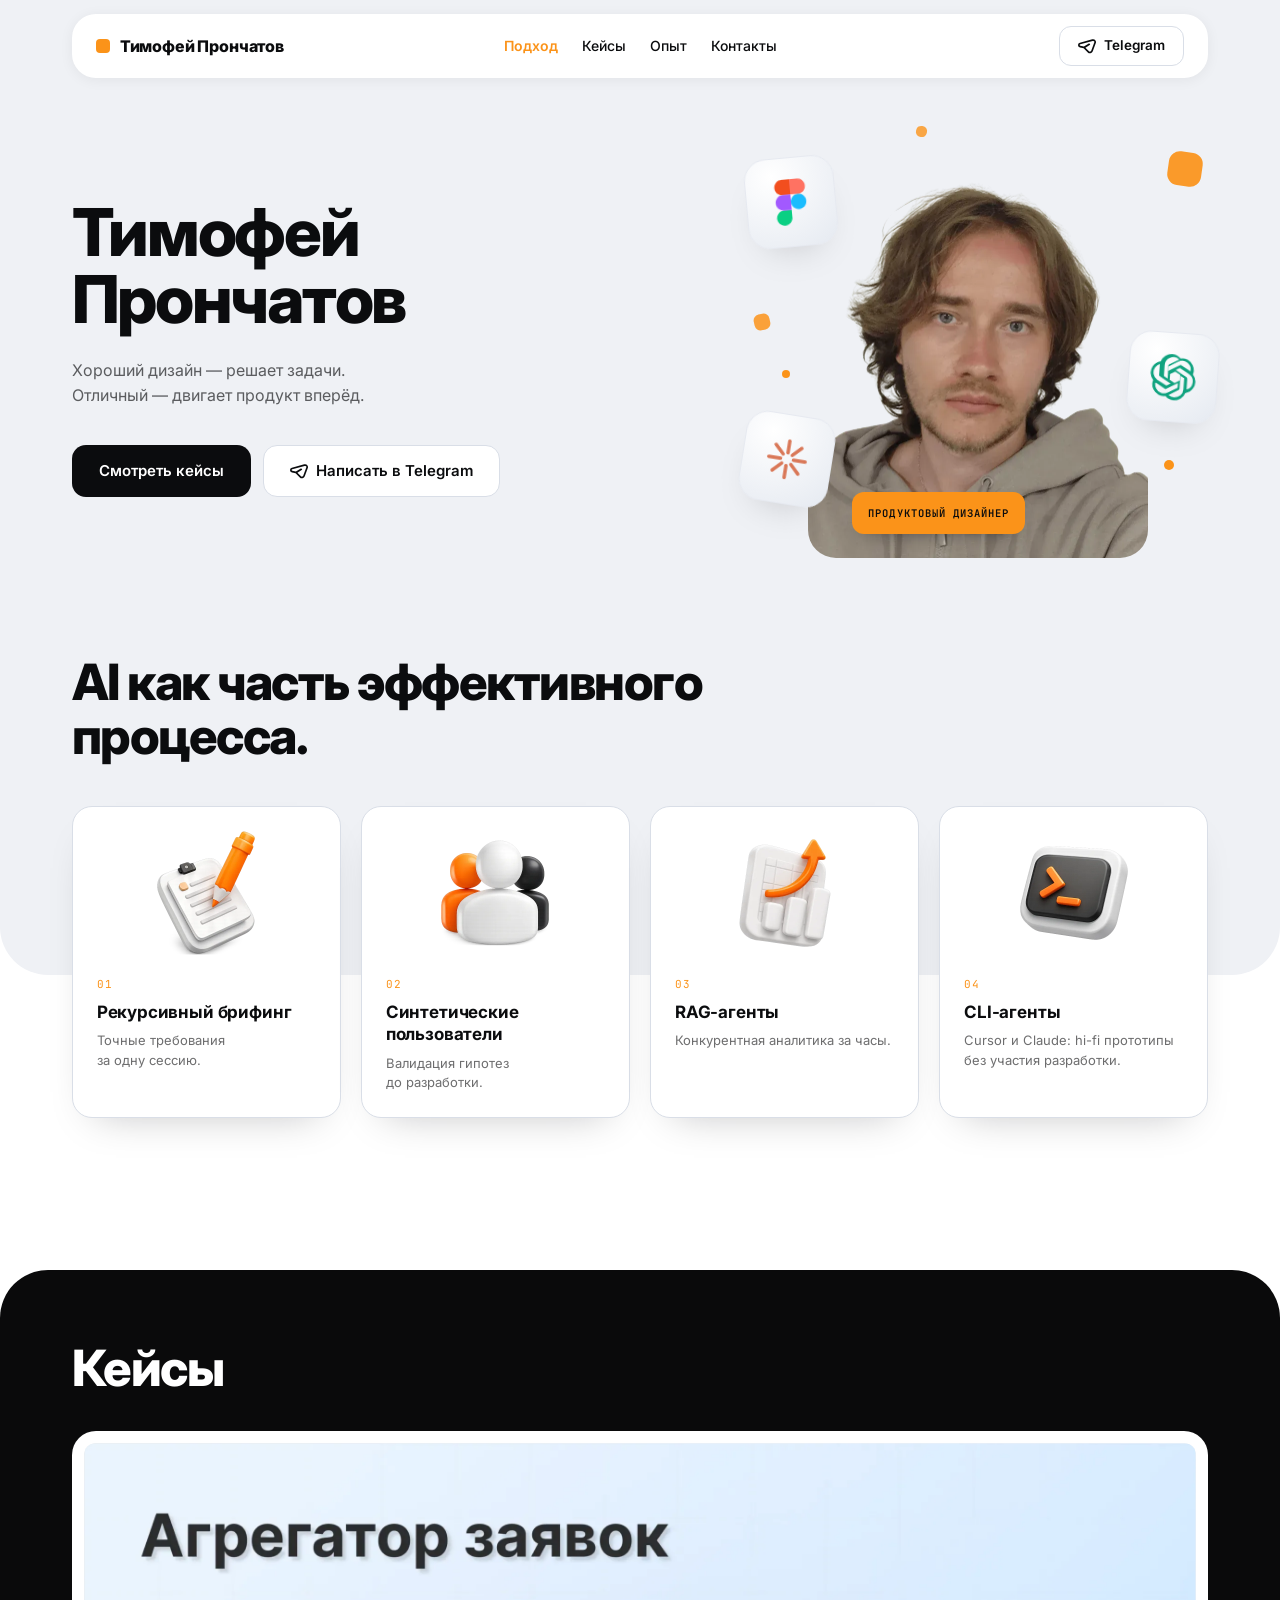
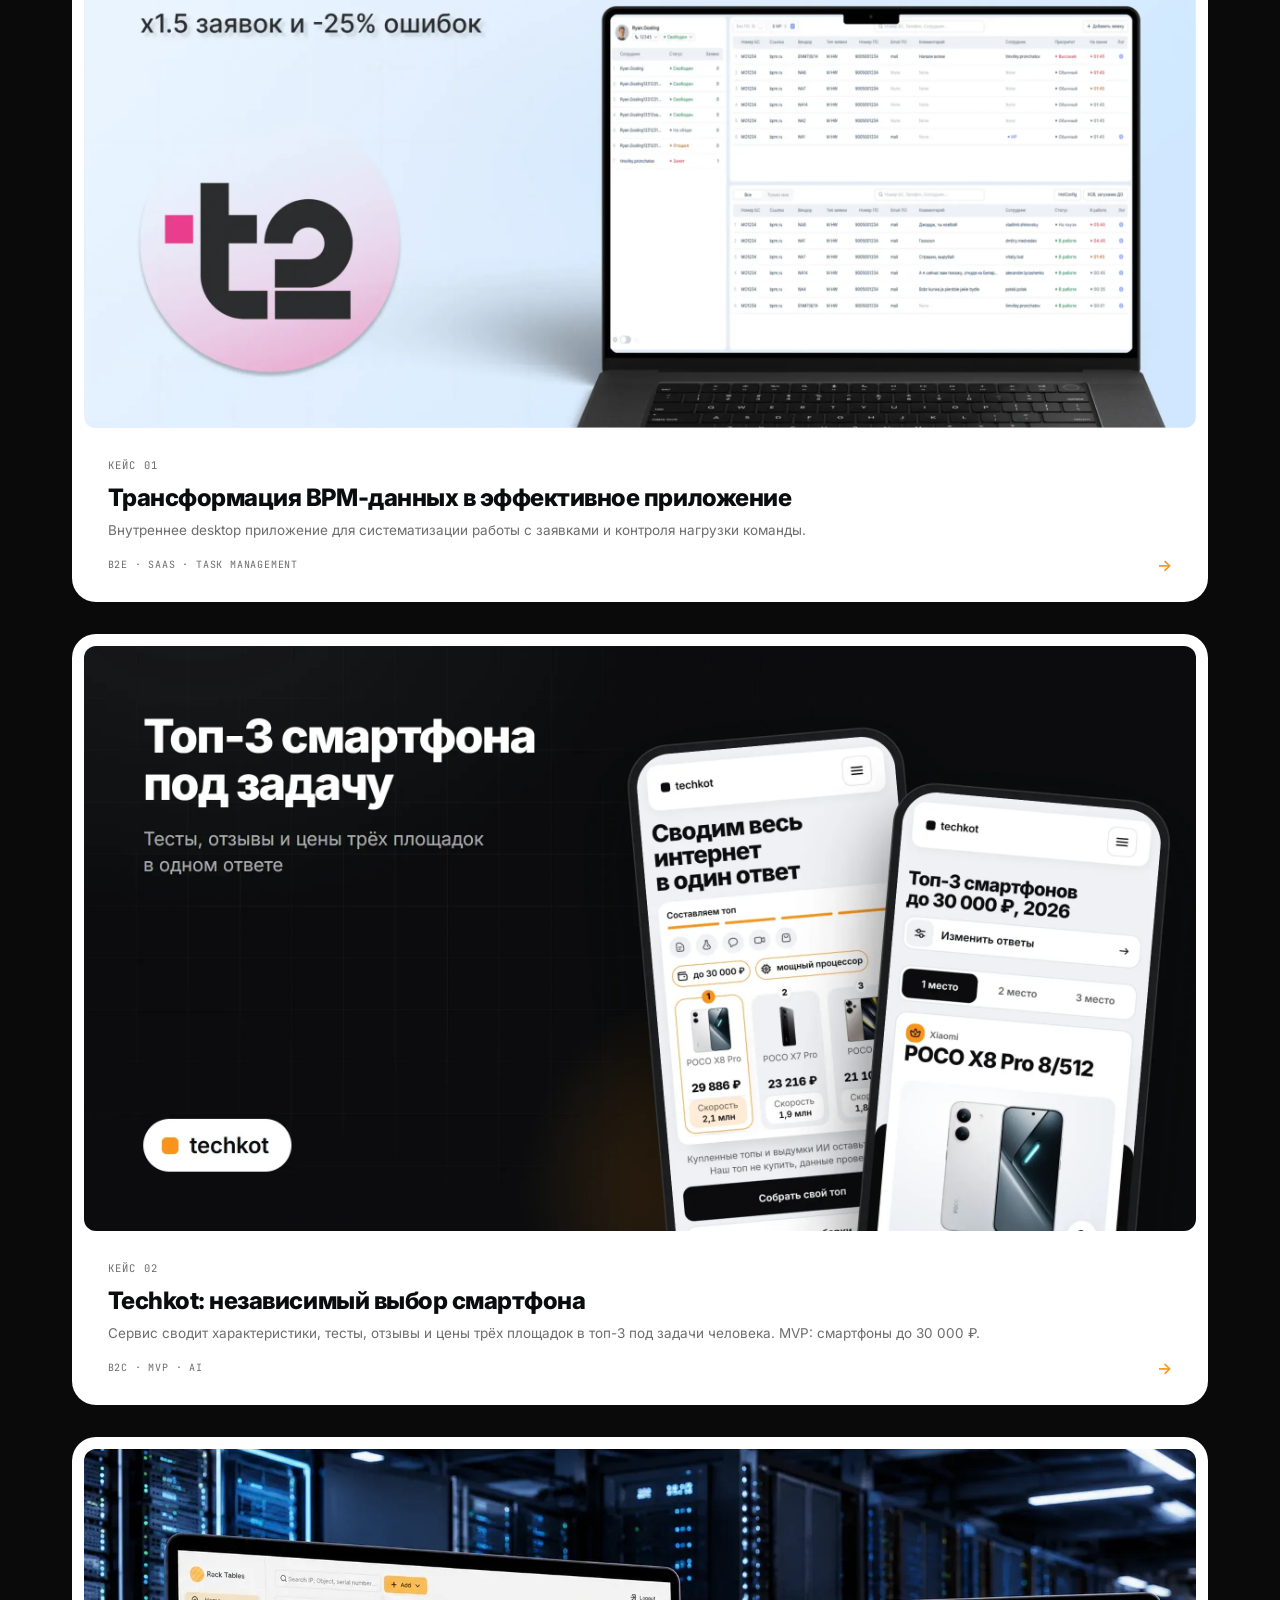
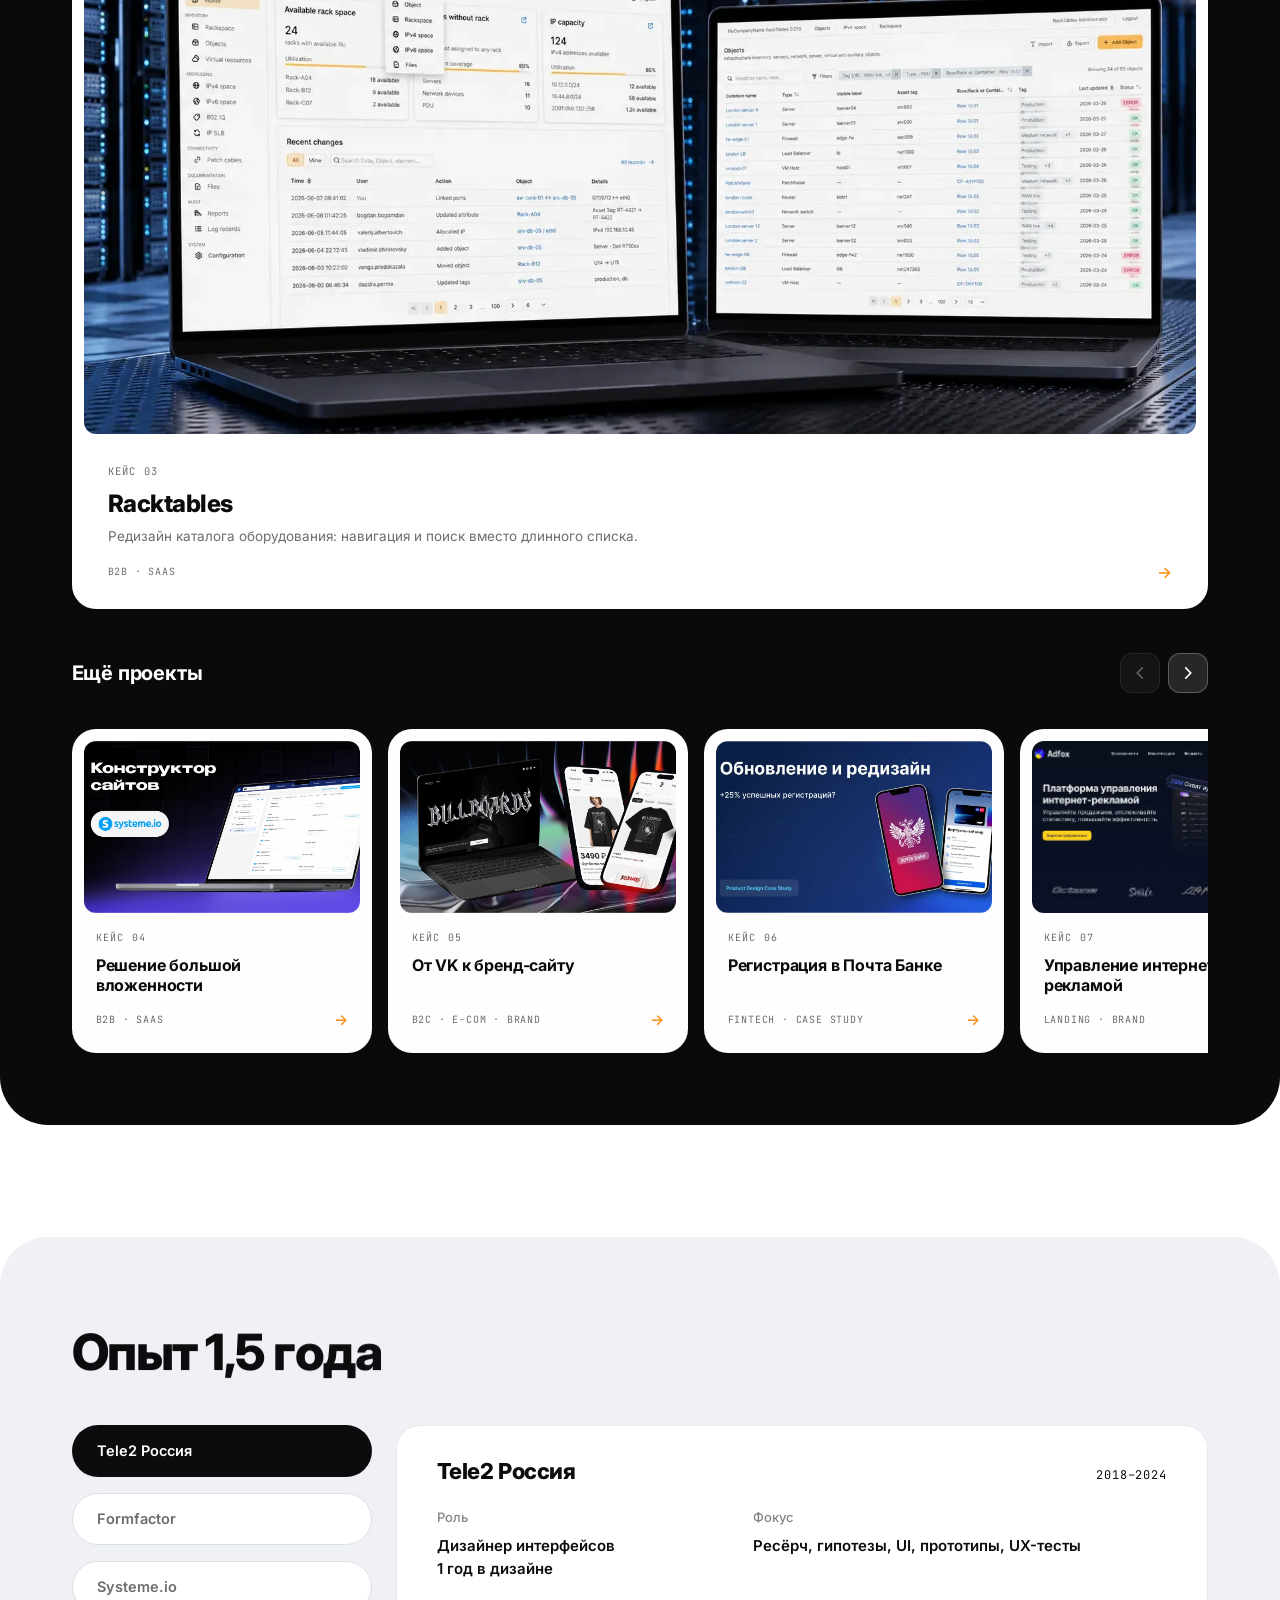
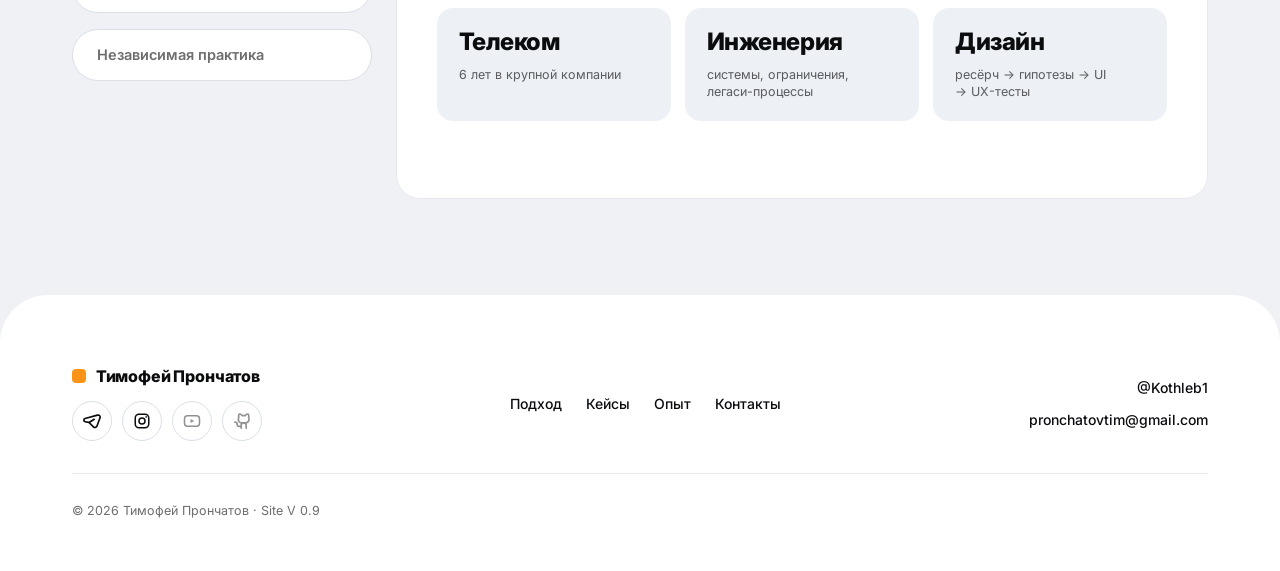
<file: case4/index.html>
<!doctype html>
<html lang="ru">
  <head>
    <meta charset="UTF-8" />
    <link rel="icon" type="image/svg+xml" href="/favicon.svg" />
    <meta name="viewport" content="width=device-width, initial-scale=1.0" />
    <meta name="description" content="Редизайн каталога оборудования: навигация и поиск вместо длинного списка." />
    <link rel="canonical" href="https://timofeypronchatov.vercel.app/case4" />
    <meta name="theme-color" content="#fb9319" />
    <meta property="og:type" content="website" />
    <meta property="og:site_name" content="Тимофей Прончатов" />
    <meta property="og:title" content="Racktables — кейс Тимофея Прончатова" />
    <meta property="og:description" content="Редизайн каталога оборудования: навигация и поиск вместо длинного списка." />
    <meta property="og:locale" content="ru_RU" />
    <meta property="og:url" content="https://timofeypronchatov.vercel.app/case4" />
    <!-- Абсолютный URL обязателен: относительный путь резолвят не все краулеры
         и превью-боты мессенджеров. -->
    <meta property="og:image" content="https://timofeypronchatov.vercel.app/og.png" />
    <meta property="og:image:width" content="1200" />
    <meta property="og:image:height" content="630" />
    <meta property="og:image:alt" content="Тимофей Прончатов — продуктовый дизайнер" />
    <meta name="twitter:image" content="https://timofeypronchatov.vercel.app/og.png" />
    <meta name="twitter:card" content="summary_large_image" />
    <link rel="preconnect" href="https://fonts.googleapis.com" />
    <link rel="preconnect" href="https://fonts.gstatic.com" crossorigin />
    <link
      href="https://fonts.googleapis.com/css2?family=Inter:wght@400;500;600;700;800&family=JetBrains+Mono:wght@400;500;600&display=swap"
      rel="stylesheet"
    />
    <title>Racktables — кейс Тимофея Прончатова</title>
    <!-- Текстовая версия сайта для LLM-агентов: страницы CSR-ные, без JS краулер
         видит пустой #root (см. scripts/prerender-head.mjs). -->
    <link rel="alternate" type="text/plain" href="/llms.txt" title="Текстовая версия для LLM" />
    <!-- Person / WebSite / ProfilePage: связывает имя, роль, навыки и профили.
         Даёт поисковику и AI-краулеру понять, что сайт — портфолио конкретного
         человека, а не безымянный лендинг. Кейсы добавляют свой CreativeWork
         на этапе сборки — там же лежат тексты (scripts/seo-content.mjs). -->
    <script type="application/ld+json">
      {
        "@context": "https://schema.org",
        "@graph": [
          {
            "@type": "Person",
            "@id": "https://timofeypronchatov.vercel.app/#person",
            "name": "Тимофей Прончатов",
            "alternateName": "Timofey Pronchatov",
            "jobTitle": "Продуктовый дизайнер",
            "description": "Продуктовый дизайнер: B2B, B2E, SaaS, финтех, e-commerce. Веду продукт целиком — интервью и опросы, гипотезы, сценарии, интерфейс, прототип, юзабилити-тест, метрика. Сильная сторона — сложные рабочие интерфейсы: большие таблицы, глубокая вложенность, многошаговые сценарии, онбординг и регистрация. Довожу дизайн до кода: портфолио написано самостоятельно на React и TypeScript.",
            "url": "https://timofeypronchatov.vercel.app/",
            "image": "https://timofeypronchatov.vercel.app/hero/mainface.webp",
            "email": "mailto:pronchatovtim@gmail.com",
            "knowsLanguage": [
              {"@type": "Language", "name": "Русский", "alternateName": "ru"},
              {"@type": "Language", "name": "Английский — B1", "alternateName": "en"}
            ],
            "address": {
              "@type": "PostalAddress",
              "addressLocality": "Нижний Новгород",
              "addressCountry": "RU"
            },
            "alumniOf": [
              {
                "@type": "EducationalOrganization",
                "name": "Волжская государственная академия водного транспорта"
              },
              {
                "@type": "EducationalOrganization",
                "name": "Formfactor — курсы продуктового дизайна"
              }
            ],
            "hasOccupation": {
              "@type": "Occupation",
              "name": "Продуктовый дизайнер",
              "occupationalCategory": "Product Designer, UX/UI Designer",
              "skills": "продуктовый дизайн, UX-исследования, глубинные интервью, юзабилити-тестирование, бенчмаркинг, JTBD, Customer Journey Map, user flow, информационная архитектура, прототипирование, MVP, дизайн-системы, Atomic Design, дизайн-токены, адаптивный дизайн, доступность, метрики продукта, Time-to-Value, конверсия, прокси-метрики Time-to-task и Error Rate, подготовка решений к A/B-тестированию, Figma, React, TypeScript, вёрстка, AI-assisted design"
            },
            "knowsAbout": [
              "продуктовый дизайн",
              "UX/UI",
              "UX-исследования",
              "дизайн-системы",
              "B2B SaaS",
              "B2E",
              "enterprise-интерфейсы",
              "финтех",
              "e-commerce",
              "adtech",
              "edtech-платформы (конкурентный анализ)",
              "телеком",
              "task management",
              "BPM",
              "онбординг и регистрация",
              "работа с большими таблицами",
              "метрики продукта"
            ],
            "sameAs": [
              "https://t.me/Kothleb1",
              "https://www.instagram.com/timofey.pronchatov"
            ]
          },
          {
            "@type": "WebSite",
            "@id": "https://timofeypronchatov.vercel.app/#website",
            "url": "https://timofeypronchatov.vercel.app/",
            "name": "Тимофей Прончатов — портфолио продуктового дизайнера",
            "inLanguage": "ru",
            "author": {"@id": "https://timofeypronchatov.vercel.app/#person"},
            "publisher": {"@id": "https://timofeypronchatov.vercel.app/#person"}
          },
          {
            "@type": "ProfilePage",
            "url": "https://timofeypronchatov.vercel.app/",
            "mainEntity": {"@id": "https://timofeypronchatov.vercel.app/#person"},
            "isPartOf": {"@id": "https://timofeypronchatov.vercel.app/#website"}
          }
        ]
      }
    </script>
    <!-- Yandex.Metrika: загрузчик тега (init/hit — в src/lib/metrika.ts) -->
    <script>
      (function (m, e, t, r, i, k, a) {
        m[i] =
          m[i] ||
          function () {
            (m[i].a = m[i].a || []).push(arguments);
          };
        m[i].l = 1 * new Date();
        for (var j = 0; j < e.scripts.length; j++) {
          if (e.scripts[j].src === r) return;
        }
        (k = e.createElement(t)),
          (a = e.getElementsByTagName(t)[0]),
          (k.async = 1),
          (k.src = r),
          a.parentNode.insertBefore(k, a);
      })(window, document, 'script', 'https://mc.yandex.ru/metrika/tag.js', 'ym');
    </script>
    <script type="module" crossorigin src="/assets/index-D8-eZLtr.js"></script>
    <link rel="stylesheet" crossorigin href="/assets/index-C1T-uJUV.css">
      <meta name="twitter:title" content="Racktables — кейс Тимофея Прончатова" />
      <meta name="twitter:description" content="Редизайн каталога оборудования: навигация и поиск вместо длинного списка." />
      <meta name="keywords" content="B2B, SaaS, enterprise, каталог, таблицы, поиск и фильтрация, дата-центр" />
      <script type="application/ld+json">
{
  "@context": "https://schema.org",
  "@graph": [
    {
      "@type": [
        "CreativeWork",
        "Article"
      ],
      "@id": "https://timofeypronchatov.vercel.app/case4#case",
      "name": "Racktables",
      "headline": "Racktables",
      "abstract": "Редизайн каталога оборудования: навигация и поиск вместо длинного списка.",
      "description": "Редизайн каталога оборудования: навигация и поиск вместо длинного списка.",
      "text": "RackTables — редизайн двух экранов системы учёта серверного оборудования. Роль: продуктовый дизайнер.\n\nЗадача 1. Главная страница. Проблема: поиск нужного оборудования занимает больше времени, чем необходимо — длинный список и ограниченные возможности навигации замедляют работу. Решение: навигация и поиск вместо линейного перечня.\n\nЗадача 2. Страница Objects. Проблема: карточка объекта перегружена информацией, из-за чего важные данные и действия сложнее найти. Решение: разгрузка карточки, приоритизация данных и действий.\n\nМетрики, на которые нацелен редизайн: снижение Time to Value, снижение Customer Effort Score, рост Task Success Rate.\n\nМетоды: анализ текущего интерфейса, приоритизация информации, проектирование навигации и поиска, работа с большими табличными данными, UI, макет в Figma.",
      "keywords": "B2B, SaaS, enterprise, каталог, таблицы, поиск и фильтрация, дата-центр",
      "inLanguage": "ru",
      "url": "https://timofeypronchatov.vercel.app/case4",
      "author": {
        "@id": "https://timofeypronchatov.vercel.app/#person"
      },
      "creator": {
        "@id": "https://timofeypronchatov.vercel.app/#person"
      },
      "isPartOf": {
        "@id": "https://timofeypronchatov.vercel.app/#website"
      }
    },
    {
      "@type": "BreadcrumbList",
      "itemListElement": [
        {
          "@type": "ListItem",
          "position": 1,
          "name": "Портфолио",
          "item": "https://timofeypronchatov.vercel.app/"
        },
        {
          "@type": "ListItem",
          "position": 2,
          "name": "Racktables",
          "item": "https://timofeypronchatov.vercel.app/case4"
        }
      ]
    }
  ]
}
    </script>
  </head>
  <body>
    <div id="root"></div>
      <noscript>
      <h1>Racktables</h1>
      <p>RackTables — редизайн двух экранов системы учёта серверного оборудования. Роль: продуктовый дизайнер.</p>
      <p>Задача 1. Главная страница. Проблема: поиск нужного оборудования занимает больше времени, чем необходимо — длинный список и ограниченные возможности навигации замедляют работу. Решение: навигация и поиск вместо линейного перечня.</p>
      <p>Задача 2. Страница Objects. Проблема: карточка объекта перегружена информацией, из-за чего важные данные и действия сложнее найти. Решение: разгрузка карточки, приоритизация данных и действий.</p>
      <p>Метрики, на которые нацелен редизайн: снижение Time to Value, снижение Customer Effort Score, рост Task Success Rate.</p>
      <p>Методы: анализ текущего интерфейса, приоритизация информации, проектирование навигации и поиска, работа с большими табличными данными, UI, макет в Figma.</p>
      <p><a href="/case1">Трансформация BPM-данных в эффективное приложение</a> · <a href="/case9">Techkot: независимый выбор смартфона</a> · <a href="/case2">Решение большой вложенности</a> · <a href="/case4">Racktables</a> · <a href="/case3">От VK к бренд-сайту</a> · <a href="/case5">Регистрация в Почта Банке</a> · <a href="/case6">Управление интернет-рекламой</a> · <a href="/">Главная</a></p>
      <p>Контакты: <a href="https://t.me/Kothleb1">Telegram</a>, <a href="mailto:pronchatovtim@gmail.com">pronchatovtim@gmail.com</a></p>
    </noscript>
  </body>
</html>
</file>
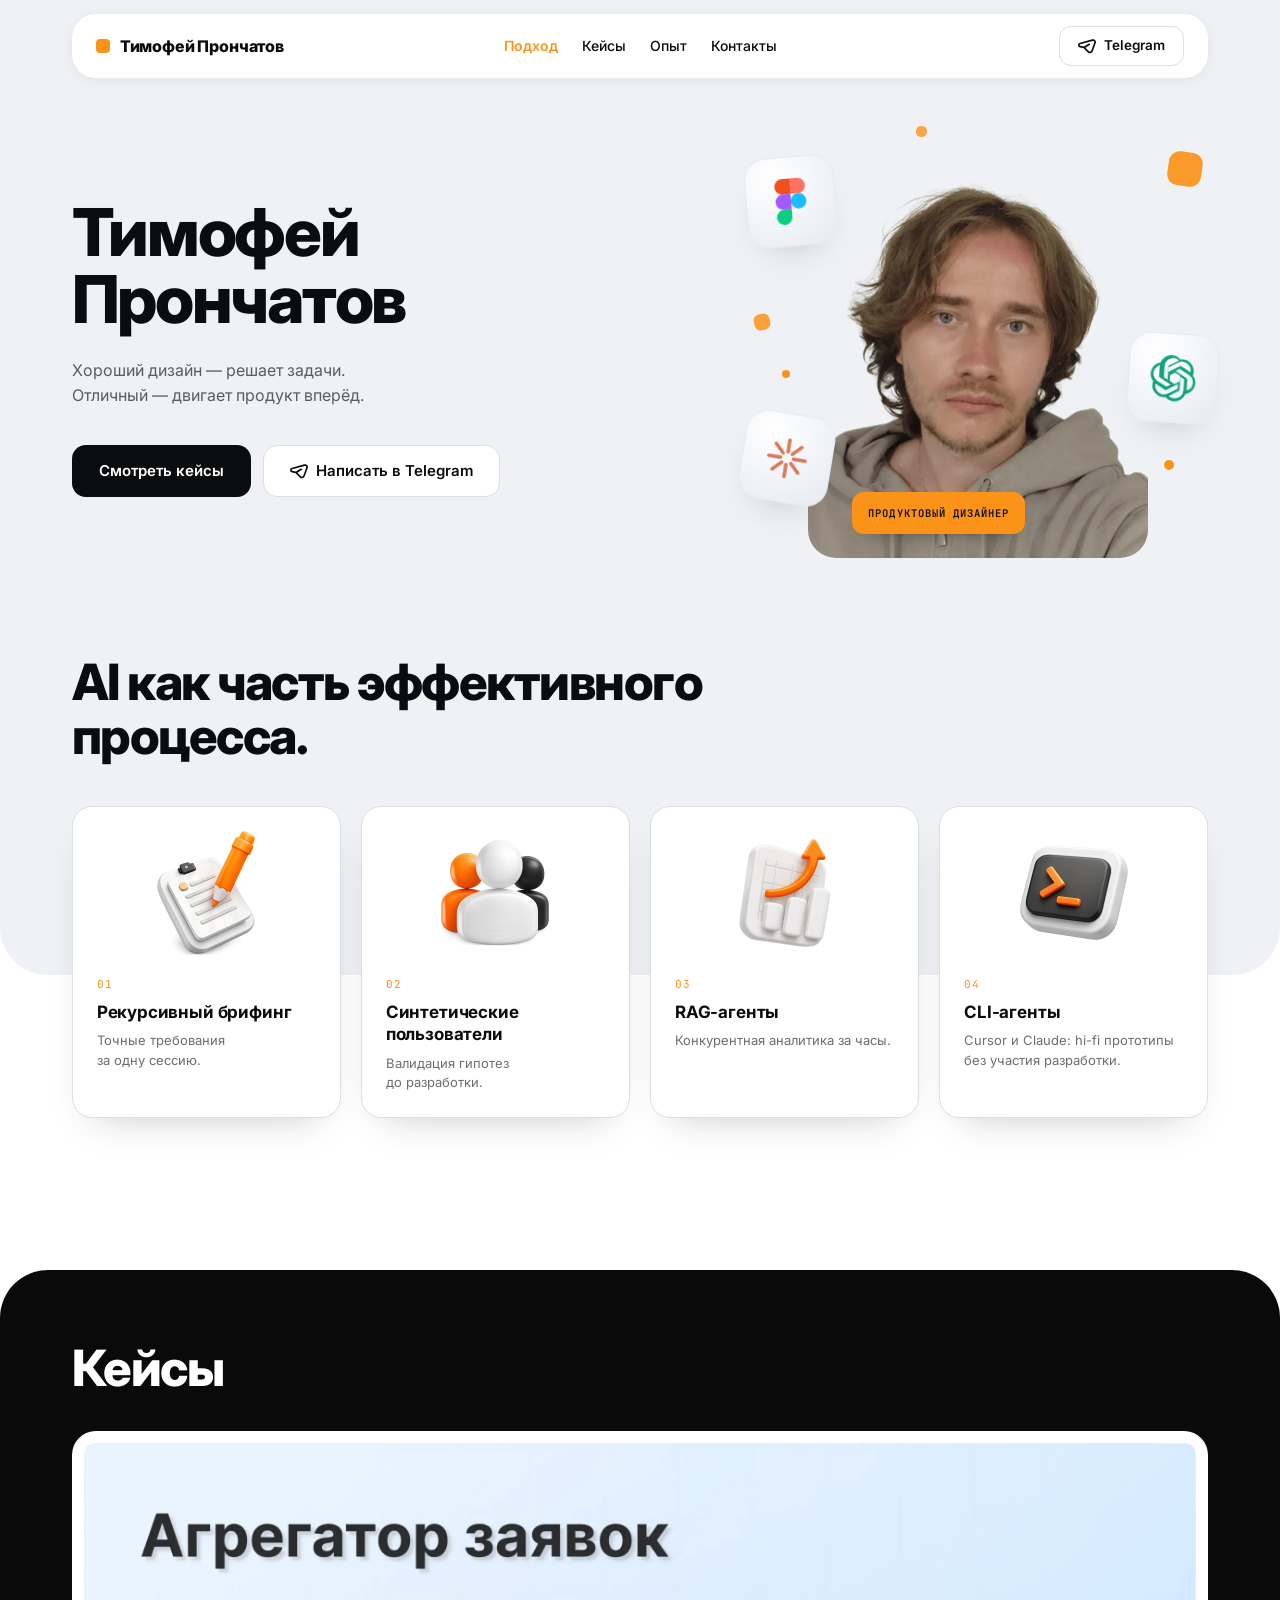
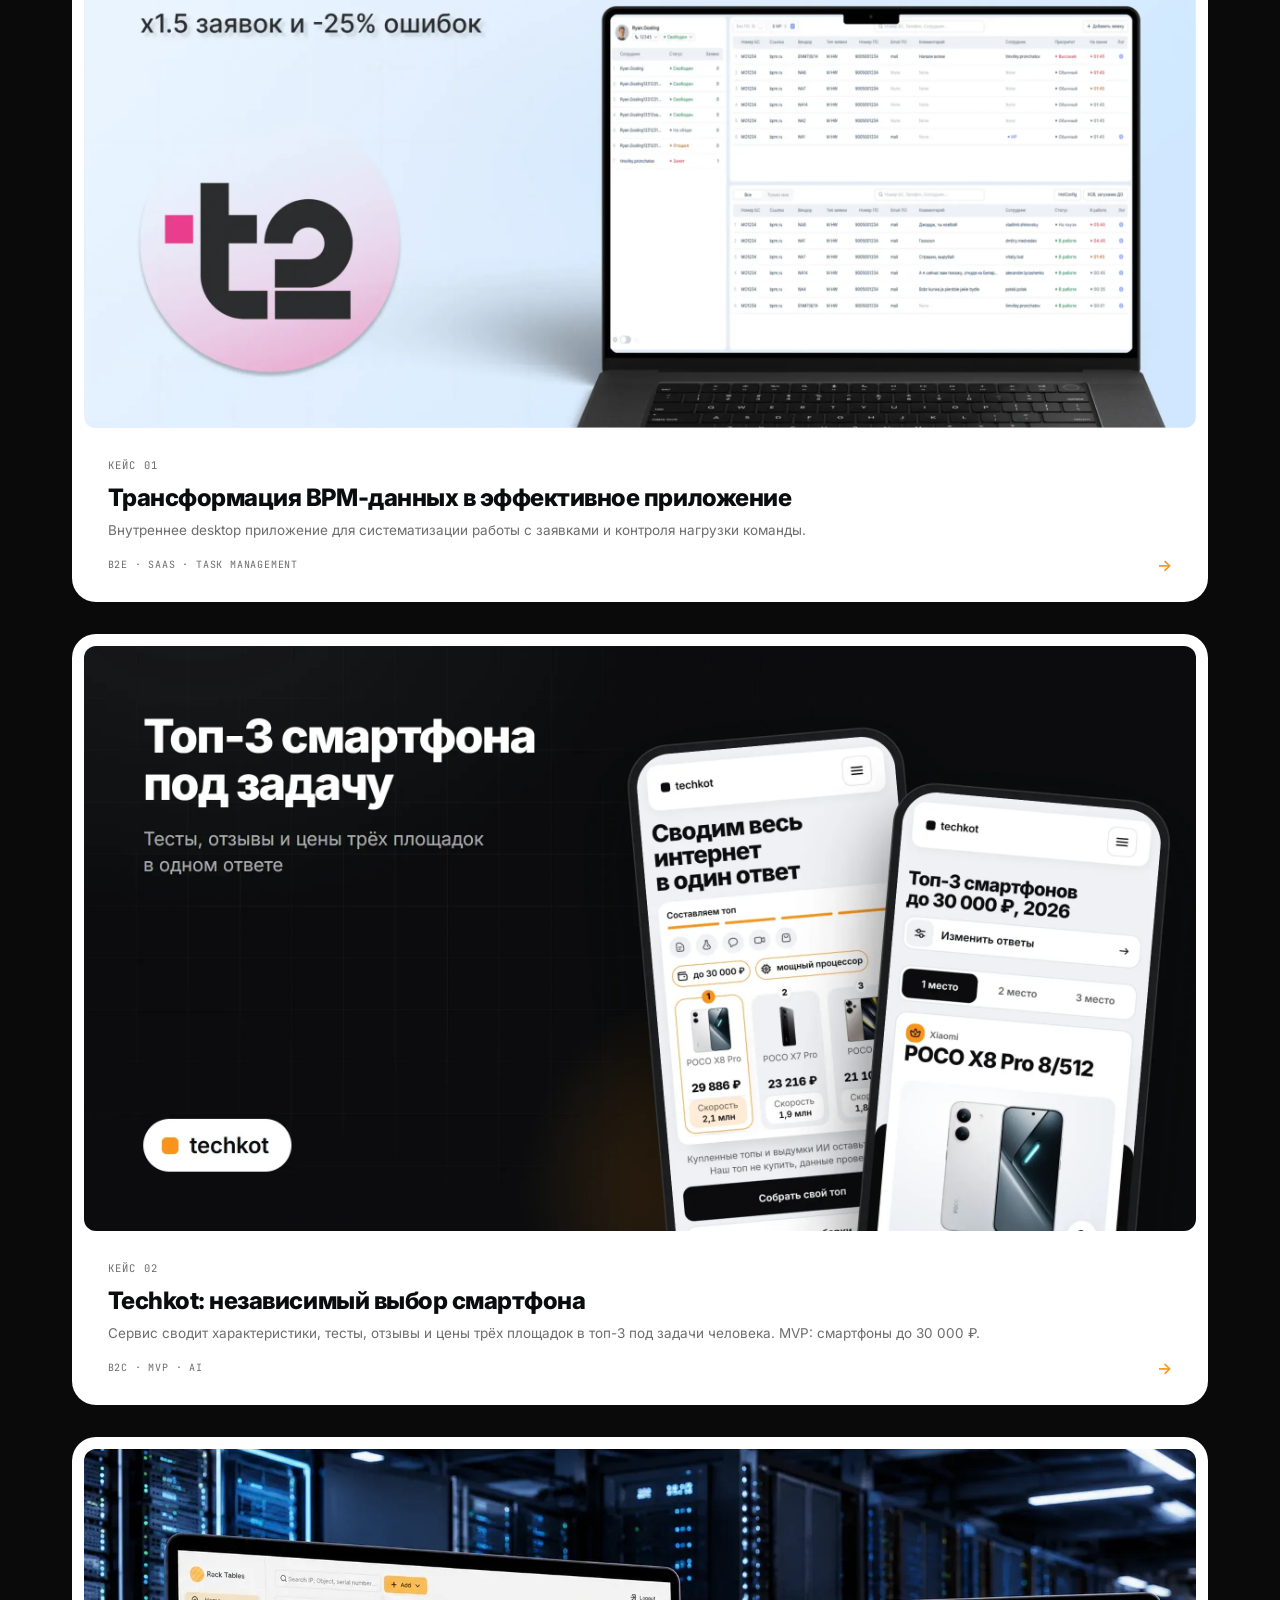
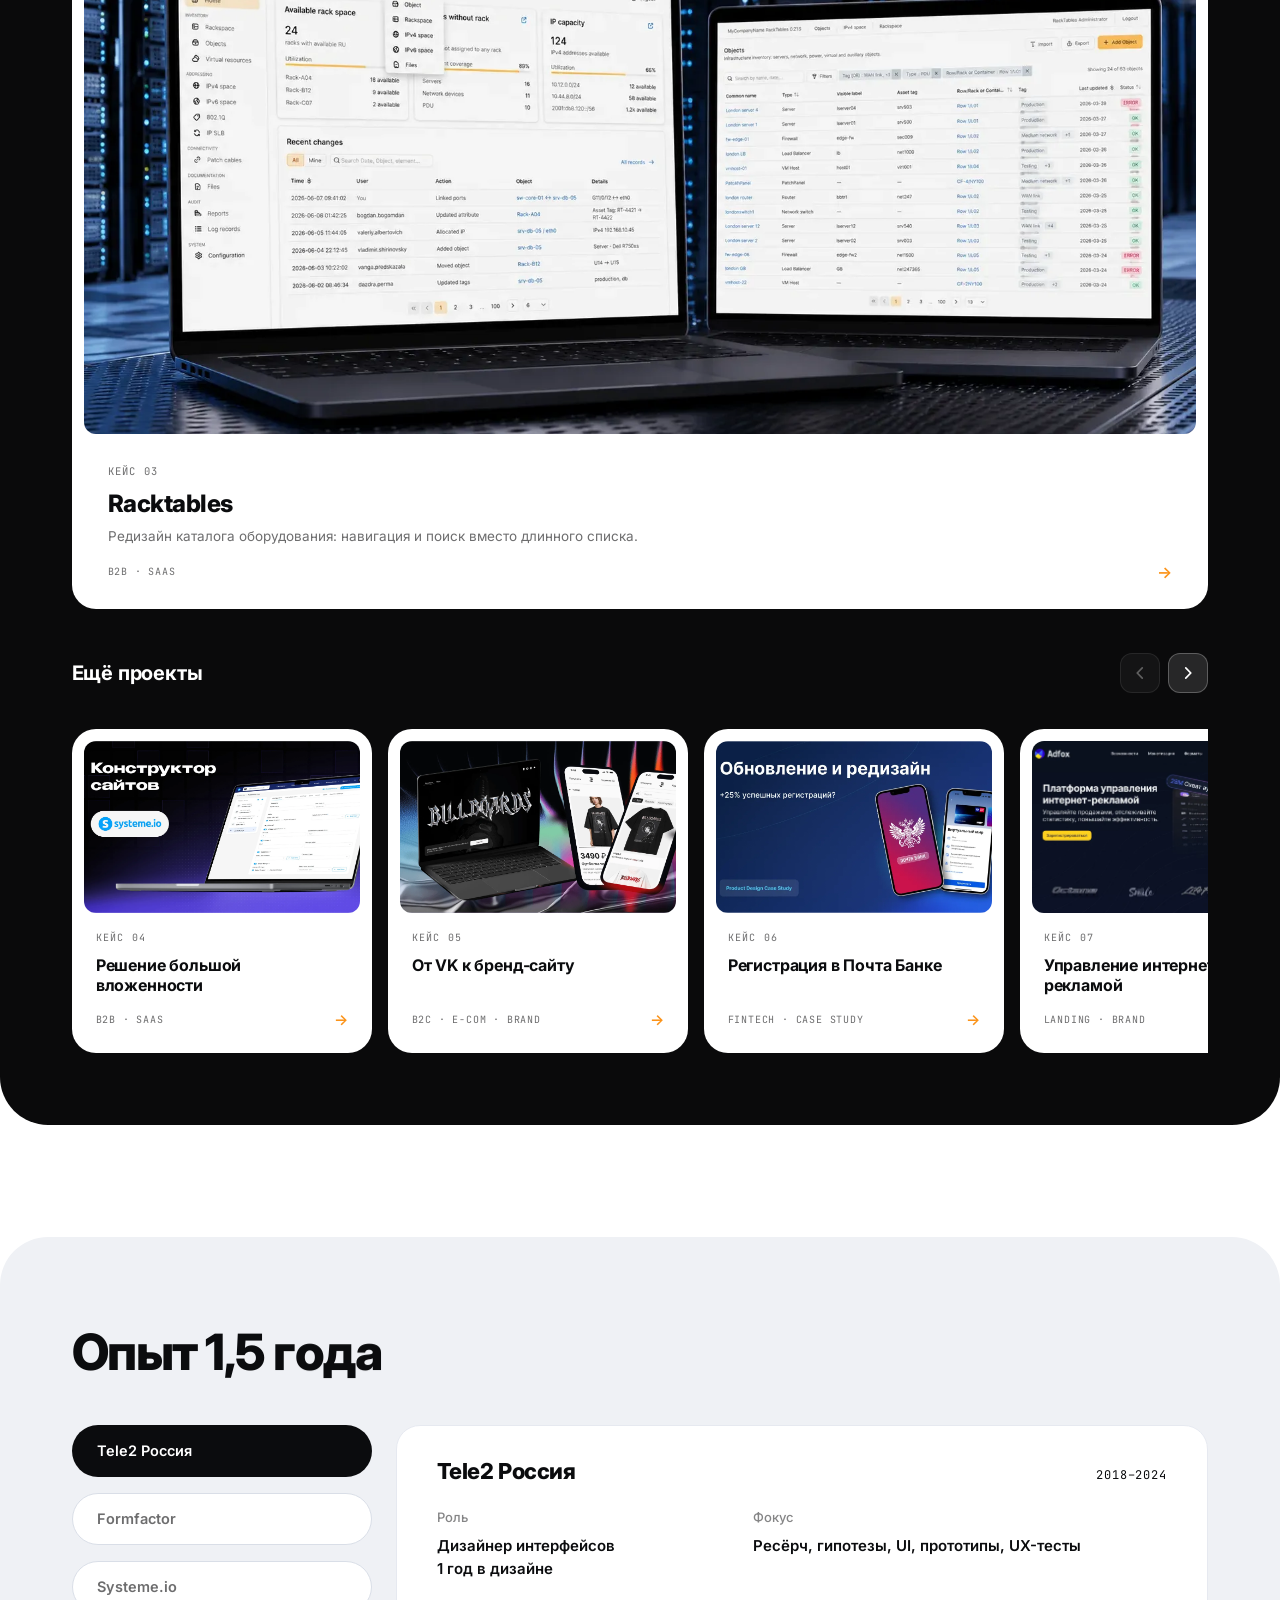
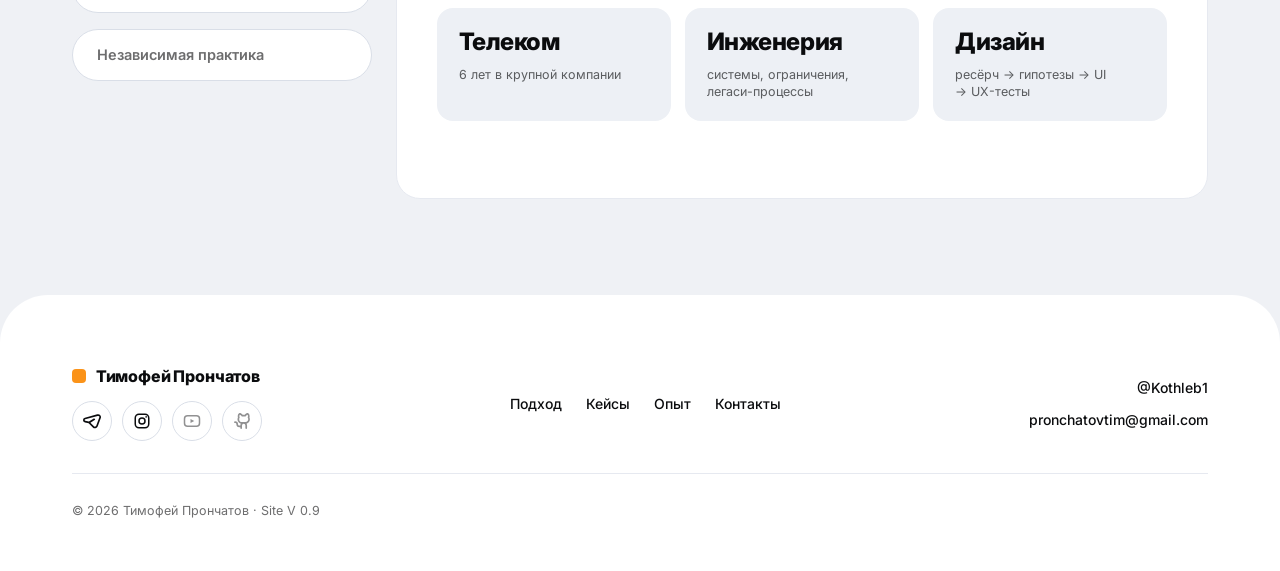
<file: case5/index.html>
<!doctype html>
<html lang="ru">
  <head>
    <meta charset="UTF-8" />
    <link rel="icon" type="image/svg+xml" href="/favicon.svg" />
    <meta name="viewport" content="width=device-width, initial-scale=1.0" />
    <meta name="description" content="UX-разбор регистрации в мобильном банке: CJM, бенчмаркинг конкурентов и переработанный флоу." />
    <link rel="canonical" href="https://timofeypronchatov.vercel.app/case5" />
    <meta name="theme-color" content="#fb9319" />
    <meta property="og:type" content="website" />
    <meta property="og:site_name" content="Тимофей Прончатов" />
    <meta property="og:title" content="Регистрация в Почта Банке — кейс Тимофея Прончатова" />
    <meta property="og:description" content="UX-разбор регистрации в мобильном банке: CJM, бенчмаркинг конкурентов и переработанный флоу." />
    <meta property="og:locale" content="ru_RU" />
    <meta property="og:url" content="https://timofeypronchatov.vercel.app/case5" />
    <!-- Абсолютный URL обязателен: относительный путь резолвят не все краулеры
         и превью-боты мессенджеров. -->
    <meta property="og:image" content="https://timofeypronchatov.vercel.app/og.png" />
    <meta property="og:image:width" content="1200" />
    <meta property="og:image:height" content="630" />
    <meta property="og:image:alt" content="Тимофей Прончатов — продуктовый дизайнер" />
    <meta name="twitter:image" content="https://timofeypronchatov.vercel.app/og.png" />
    <meta name="twitter:card" content="summary_large_image" />
    <link rel="preconnect" href="https://fonts.googleapis.com" />
    <link rel="preconnect" href="https://fonts.gstatic.com" crossorigin />
    <link
      href="https://fonts.googleapis.com/css2?family=Inter:wght@400;500;600;700;800&family=JetBrains+Mono:wght@400;500;600&display=swap"
      rel="stylesheet"
    />
    <title>Регистрация в Почта Банке — кейс Тимофея Прончатова</title>
    <!-- Текстовая версия сайта для LLM-агентов: страницы CSR-ные, без JS краулер
         видит пустой #root (см. scripts/prerender-head.mjs). -->
    <link rel="alternate" type="text/plain" href="/llms.txt" title="Текстовая версия для LLM" />
    <!-- Person / WebSite / ProfilePage: связывает имя, роль, навыки и профили.
         Даёт поисковику и AI-краулеру понять, что сайт — портфолио конкретного
         человека, а не безымянный лендинг. Кейсы добавляют свой CreativeWork
         на этапе сборки — там же лежат тексты (scripts/seo-content.mjs). -->
    <script type="application/ld+json">
      {
        "@context": "https://schema.org",
        "@graph": [
          {
            "@type": "Person",
            "@id": "https://timofeypronchatov.vercel.app/#person",
            "name": "Тимофей Прончатов",
            "alternateName": "Timofey Pronchatov",
            "jobTitle": "Продуктовый дизайнер",
            "description": "Продуктовый дизайнер: B2B, B2E, SaaS, финтех, e-commerce. Веду продукт целиком — интервью и опросы, гипотезы, сценарии, интерфейс, прототип, юзабилити-тест, метрика. Сильная сторона — сложные рабочие интерфейсы: большие таблицы, глубокая вложенность, многошаговые сценарии, онбординг и регистрация. Довожу дизайн до кода: портфолио написано самостоятельно на React и TypeScript.",
            "url": "https://timofeypronchatov.vercel.app/",
            "image": "https://timofeypronchatov.vercel.app/hero/mainface.webp",
            "email": "mailto:pronchatovtim@gmail.com",
            "knowsLanguage": [
              {"@type": "Language", "name": "Русский", "alternateName": "ru"},
              {"@type": "Language", "name": "Английский — B1", "alternateName": "en"}
            ],
            "address": {
              "@type": "PostalAddress",
              "addressLocality": "Нижний Новгород",
              "addressCountry": "RU"
            },
            "alumniOf": [
              {
                "@type": "EducationalOrganization",
                "name": "Волжская государственная академия водного транспорта"
              },
              {
                "@type": "EducationalOrganization",
                "name": "Formfactor — курсы продуктового дизайна"
              }
            ],
            "hasOccupation": {
              "@type": "Occupation",
              "name": "Продуктовый дизайнер",
              "occupationalCategory": "Product Designer, UX/UI Designer",
              "skills": "продуктовый дизайн, UX-исследования, глубинные интервью, юзабилити-тестирование, бенчмаркинг, JTBD, Customer Journey Map, user flow, информационная архитектура, прототипирование, MVP, дизайн-системы, Atomic Design, дизайн-токены, адаптивный дизайн, доступность, метрики продукта, Time-to-Value, конверсия, прокси-метрики Time-to-task и Error Rate, подготовка решений к A/B-тестированию, Figma, React, TypeScript, вёрстка, AI-assisted design"
            },
            "knowsAbout": [
              "продуктовый дизайн",
              "UX/UI",
              "UX-исследования",
              "дизайн-системы",
              "B2B SaaS",
              "B2E",
              "enterprise-интерфейсы",
              "финтех",
              "e-commerce",
              "adtech",
              "edtech-платформы (конкурентный анализ)",
              "телеком",
              "task management",
              "BPM",
              "онбординг и регистрация",
              "работа с большими таблицами",
              "метрики продукта"
            ],
            "sameAs": [
              "https://t.me/Kothleb1",
              "https://www.instagram.com/timofey.pronchatov"
            ]
          },
          {
            "@type": "WebSite",
            "@id": "https://timofeypronchatov.vercel.app/#website",
            "url": "https://timofeypronchatov.vercel.app/",
            "name": "Тимофей Прончатов — портфолио продуктового дизайнера",
            "inLanguage": "ru",
            "author": {"@id": "https://timofeypronchatov.vercel.app/#person"},
            "publisher": {"@id": "https://timofeypronchatov.vercel.app/#person"}
          },
          {
            "@type": "ProfilePage",
            "url": "https://timofeypronchatov.vercel.app/",
            "mainEntity": {"@id": "https://timofeypronchatov.vercel.app/#person"},
            "isPartOf": {"@id": "https://timofeypronchatov.vercel.app/#website"}
          }
        ]
      }
    </script>
    <!-- Yandex.Metrika: загрузчик тега (init/hit — в src/lib/metrika.ts) -->
    <script>
      (function (m, e, t, r, i, k, a) {
        m[i] =
          m[i] ||
          function () {
            (m[i].a = m[i].a || []).push(arguments);
          };
        m[i].l = 1 * new Date();
        for (var j = 0; j < e.scripts.length; j++) {
          if (e.scripts[j].src === r) return;
        }
        (k = e.createElement(t)),
          (a = e.getElementsByTagName(t)[0]),
          (k.async = 1),
          (k.src = r),
          a.parentNode.insertBefore(k, a);
      })(window, document, 'script', 'https://mc.yandex.ru/metrika/tag.js', 'ym');
    </script>
    <script type="module" crossorigin src="/assets/index-D8-eZLtr.js"></script>
    <link rel="stylesheet" crossorigin href="/assets/index-C1T-uJUV.css">
      <meta name="twitter:title" content="Регистрация в Почта Банке — кейс Тимофея Прончатова" />
      <meta name="twitter:description" content="UX-разбор регистрации в мобильном банке: CJM, бенчмаркинг конкурентов и переработанный флоу." />
      <meta name="keywords" content="финтех, банк, мобильное приложение, регистрация, онбординг, CJM, iOS" />
      <script type="application/ld+json">
{
  "@context": "https://schema.org",
  "@graph": [
    {
      "@type": [
        "CreativeWork",
        "Article"
      ],
      "@id": "https://timofeypronchatov.vercel.app/case5#case",
      "name": "Регистрация в Почта Банке",
      "headline": "Регистрация в Почта Банке",
      "abstract": "UX-разбор регистрации в мобильном банке: CJM, бенчмаркинг конкурентов и переработанный флоу.",
      "description": "UX-разбор регистрации в мобильном банке: CJM, бенчмаркинг конкурентов и переработанный флоу.",
      "text": "Обновление UX/UI регистрации в мобильном приложении Почта Банка. Роль: продуктовый дизайнер, самостоятельное исследование.\n\nЧто сделано: ресёрч, интервью, CJM, исправление текущих проблем, новый флоу регистрации.\n\nРесёрч. Прохождение регистрации лично, разбор экранов. Анализ отзывов: претензии к требованиям PIN, после которых пользователи закрывают приложение; негибкость системы входа; вес обновлений и лишние экраны.\n\nИнтервью. Пять модерируемых юзабилити-тестов текущего интерфейса — по экрану каруселей, вводу телефона и SMS-кода, установке PIN-кода, входу по биометрии, выбору карты и сценарию «я уже клиент», подаче заявки через Госуслуги, фото паспорта или ручной ввод.\n\nCustomer Journey Map по шести этапам с фиксацией действий, эмоций и возможностей улучшения. Боли: вступительные слайды без ценности, чат-формат без объяснения и без прогресс-бара, отказ PIN без пояснения правил, неочевидная выгода биометрии и мелкие кнопки, скрытые преимущества карт и незаметная кнопка «Я уже клиент», затянутый шаг с паспортом.\n\nQuick wins: таргетированные слайды или отказ от них, замена чат-флоу на wizard с прогресс-баром, явные правила PIN и кнопка генерации, крупные кнопки и акцент на подтверждении, вывод ключевых преимуществ карт, выделение сценария «Я уже клиент», разделение шага заявления на Госуслуги и фото/ручной ввод с возможностью пропуска.\n\nМетоды: полевой ресёрч, анализ отзывов, модерируемое юзабилити-тестирование, CJM, приоритизация болей, редизайн флоу, мобильный UI.",
      "keywords": "финтех, банк, мобильное приложение, регистрация, онбординг, CJM, iOS",
      "inLanguage": "ru",
      "url": "https://timofeypronchatov.vercel.app/case5",
      "author": {
        "@id": "https://timofeypronchatov.vercel.app/#person"
      },
      "creator": {
        "@id": "https://timofeypronchatov.vercel.app/#person"
      },
      "isPartOf": {
        "@id": "https://timofeypronchatov.vercel.app/#website"
      }
    },
    {
      "@type": "BreadcrumbList",
      "itemListElement": [
        {
          "@type": "ListItem",
          "position": 1,
          "name": "Портфолио",
          "item": "https://timofeypronchatov.vercel.app/"
        },
        {
          "@type": "ListItem",
          "position": 2,
          "name": "Регистрация в Почта Банке",
          "item": "https://timofeypronchatov.vercel.app/case5"
        }
      ]
    }
  ]
}
    </script>
  </head>
  <body>
    <div id="root"></div>
      <noscript>
      <h1>Регистрация в Почта Банке</h1>
      <p>Обновление UX/UI регистрации в мобильном приложении Почта Банка. Роль: продуктовый дизайнер, самостоятельное исследование.</p>
      <p>Что сделано: ресёрч, интервью, CJM, исправление текущих проблем, новый флоу регистрации.</p>
      <p>Ресёрч. Прохождение регистрации лично, разбор экранов. Анализ отзывов: претензии к требованиям PIN, после которых пользователи закрывают приложение; негибкость системы входа; вес обновлений и лишние экраны.</p>
      <p>Интервью. Пять модерируемых юзабилити-тестов текущего интерфейса — по экрану каруселей, вводу телефона и SMS-кода, установке PIN-кода, входу по биометрии, выбору карты и сценарию «я уже клиент», подаче заявки через Госуслуги, фото паспорта или ручной ввод.</p>
      <p>Customer Journey Map по шести этапам с фиксацией действий, эмоций и возможностей улучшения. Боли: вступительные слайды без ценности, чат-формат без объяснения и без прогресс-бара, отказ PIN без пояснения правил, неочевидная выгода биометрии и мелкие кнопки, скрытые преимущества карт и незаметная кнопка «Я уже клиент», затянутый шаг с паспортом.</p>
      <p>Quick wins: таргетированные слайды или отказ от них, замена чат-флоу на wizard с прогресс-баром, явные правила PIN и кнопка генерации, крупные кнопки и акцент на подтверждении, вывод ключевых преимуществ карт, выделение сценария «Я уже клиент», разделение шага заявления на Госуслуги и фото/ручной ввод с возможностью пропуска.</p>
      <p>Методы: полевой ресёрч, анализ отзывов, модерируемое юзабилити-тестирование, CJM, приоритизация болей, редизайн флоу, мобильный UI.</p>
      <p><a href="/case1">Трансформация BPM-данных в эффективное приложение</a> · <a href="/case9">Techkot: независимый выбор смартфона</a> · <a href="/case2">Решение большой вложенности</a> · <a href="/case4">Racktables</a> · <a href="/case3">От VK к бренд-сайту</a> · <a href="/case5">Регистрация в Почта Банке</a> · <a href="/case6">Управление интернет-рекламой</a> · <a href="/">Главная</a></p>
      <p>Контакты: <a href="https://t.me/Kothleb1">Telegram</a>, <a href="mailto:pronchatovtim@gmail.com">pronchatovtim@gmail.com</a></p>
    </noscript>
  </body>
</html>
</file>
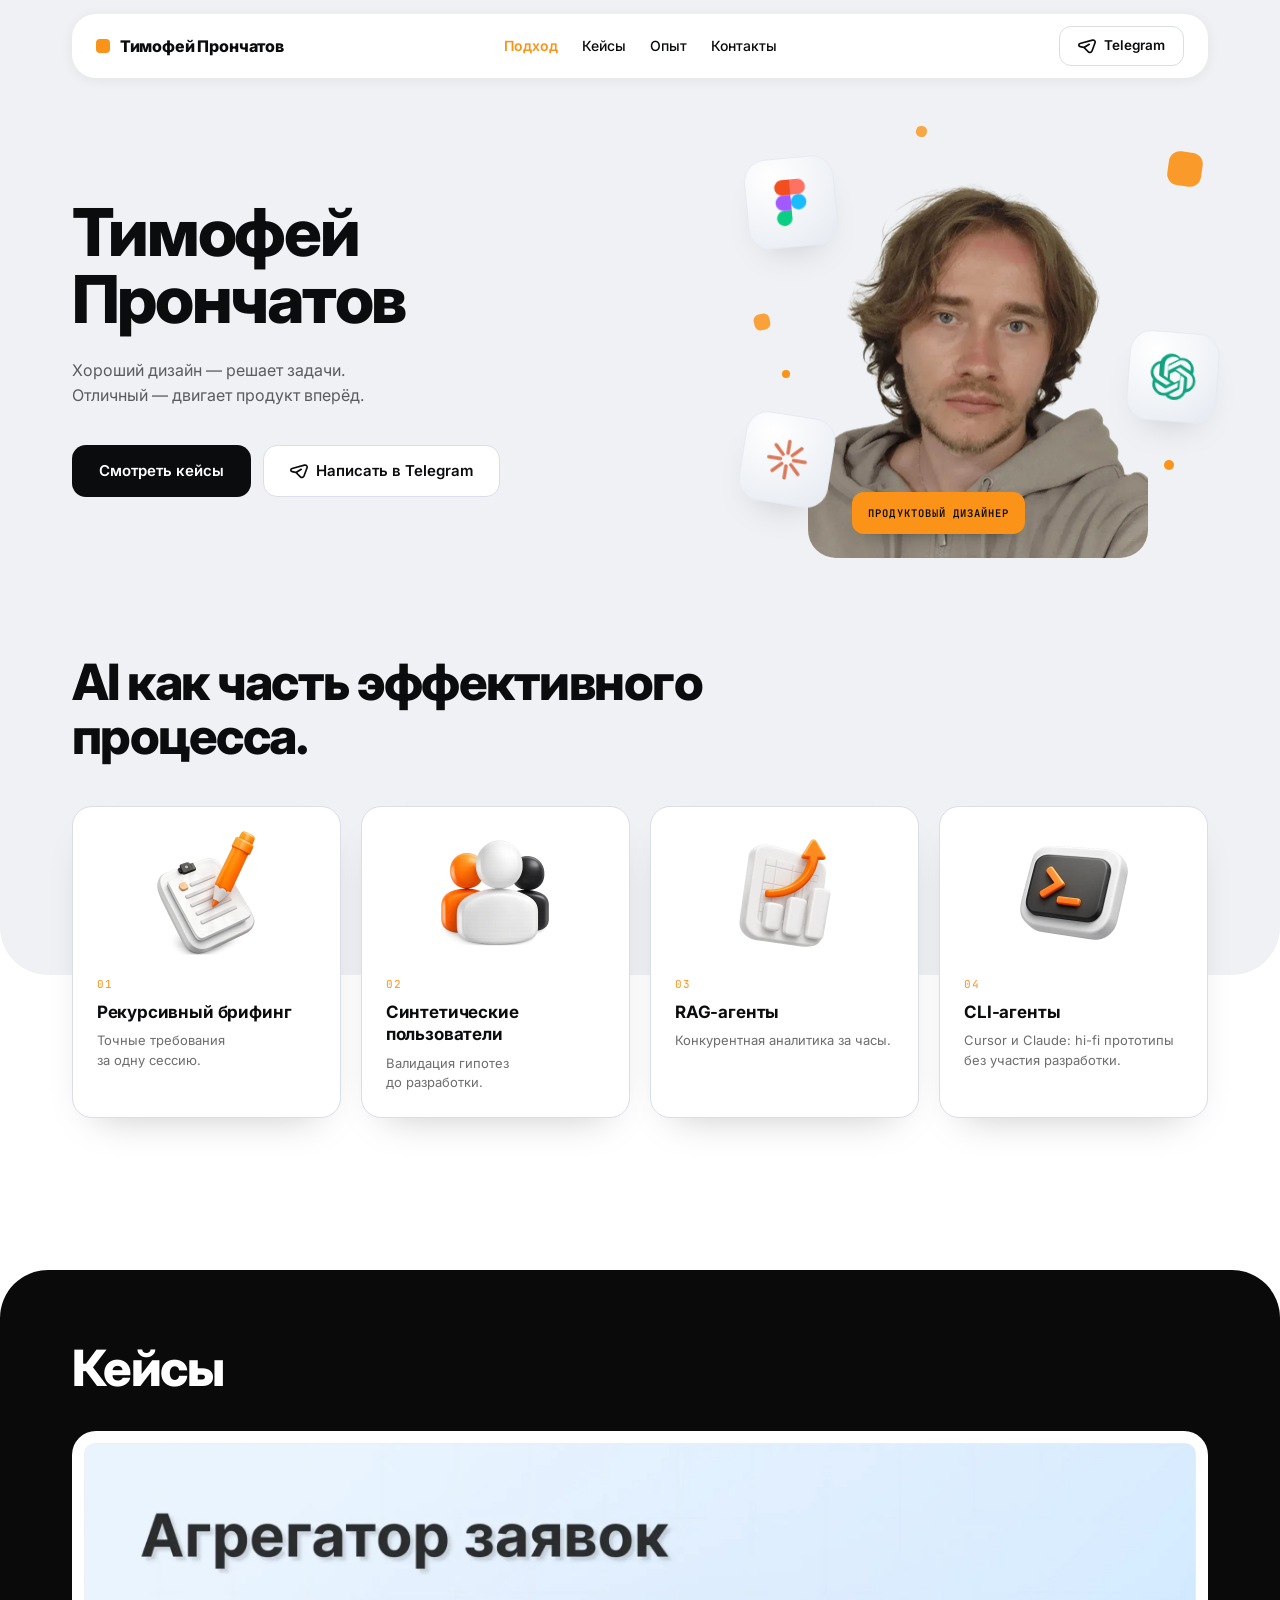
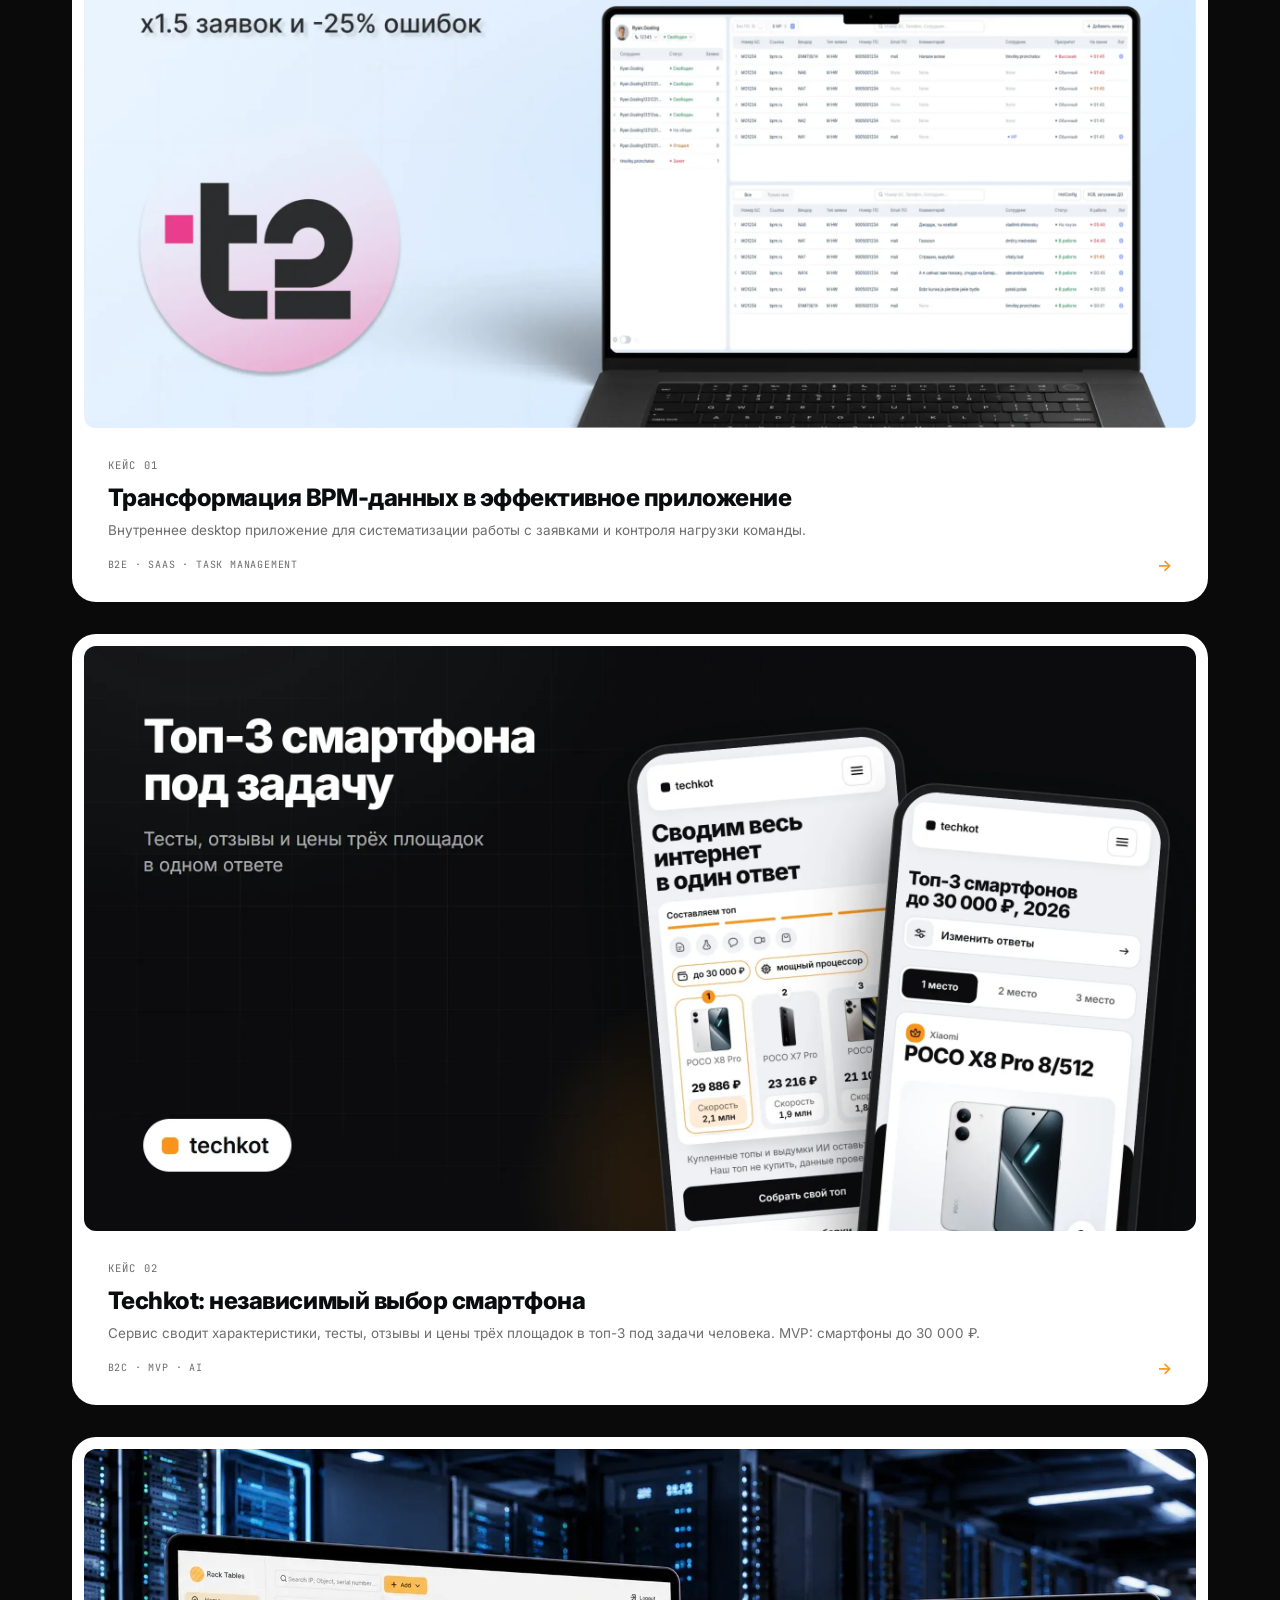
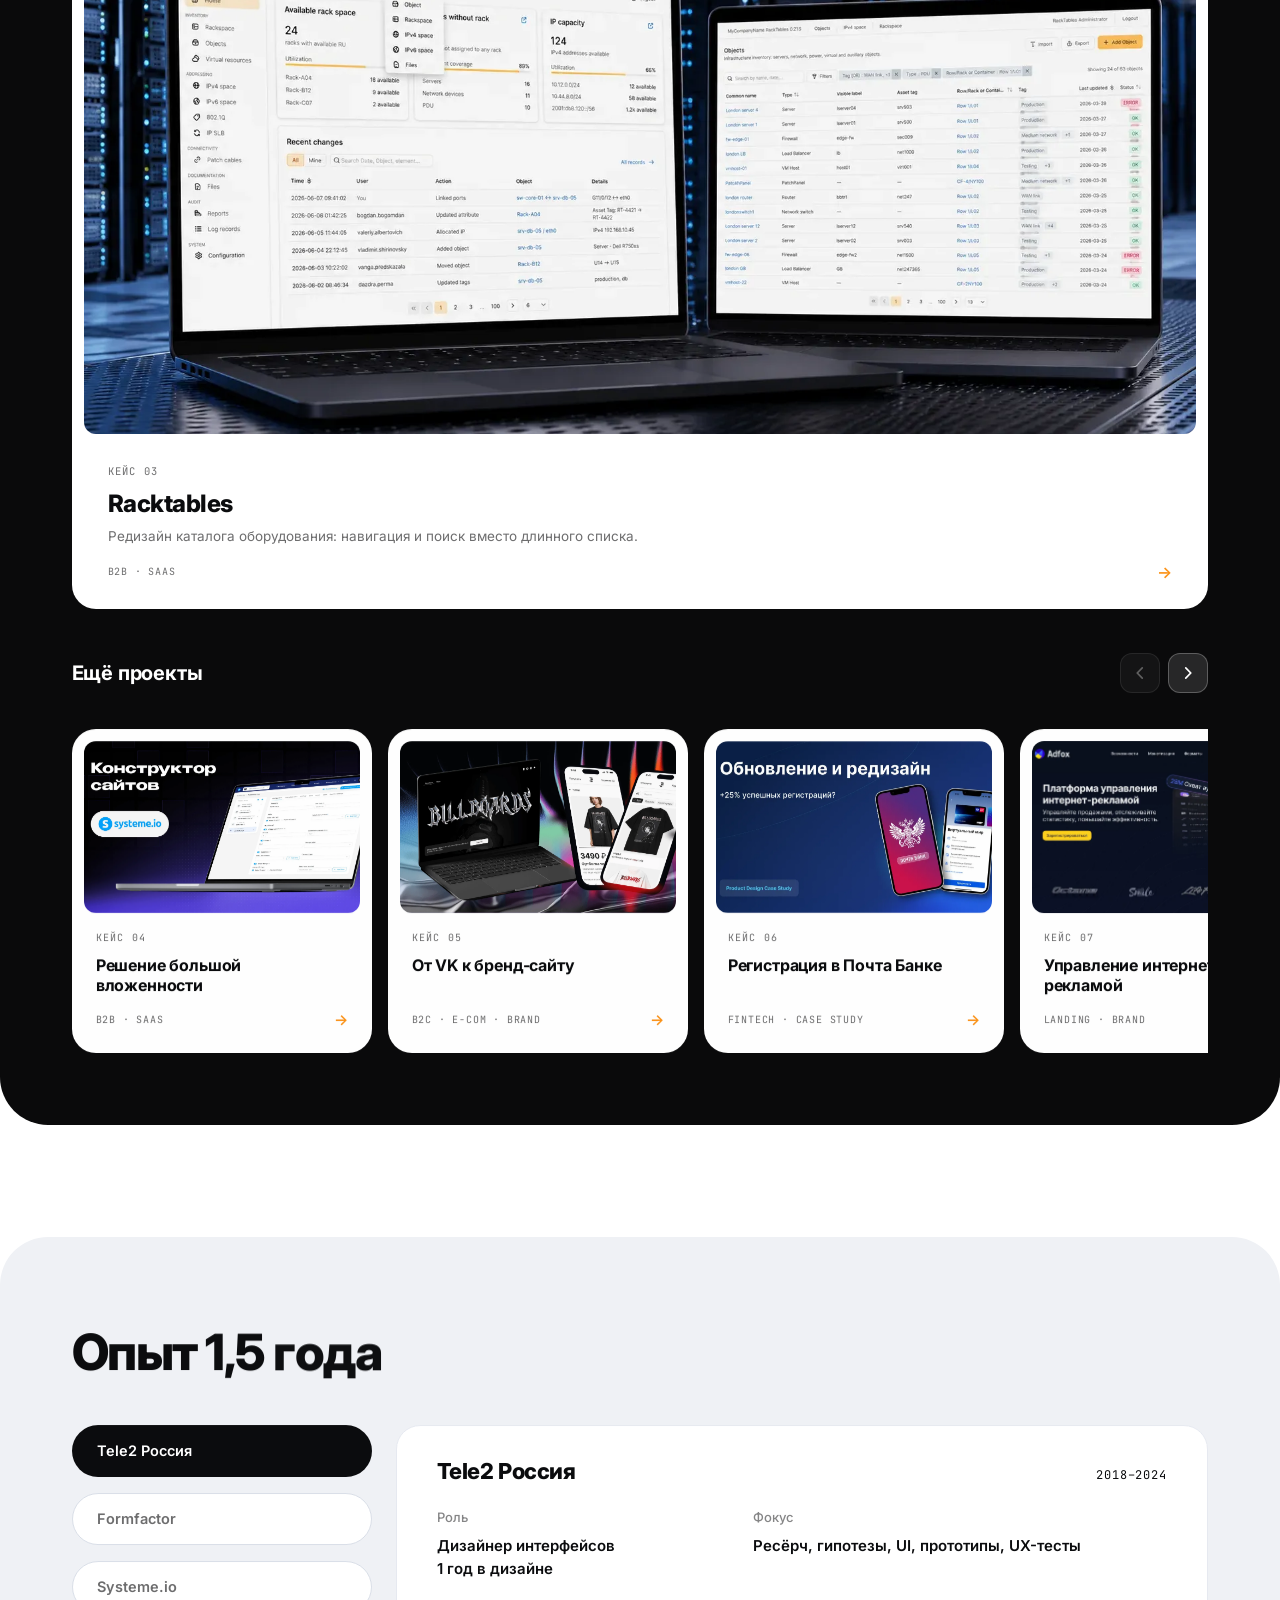
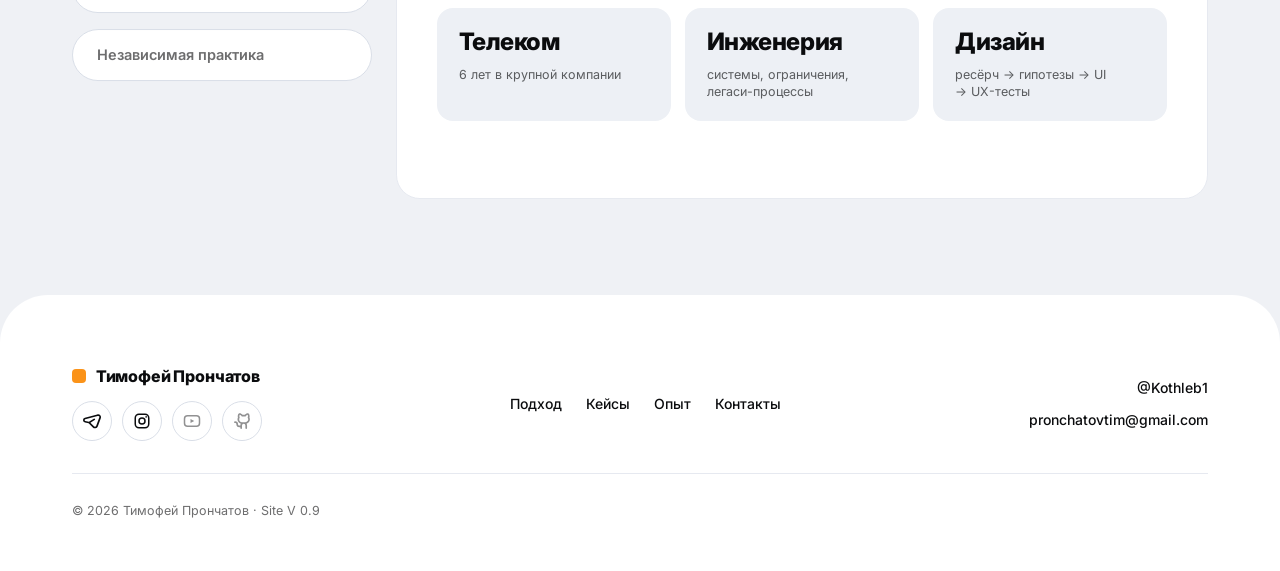
<file: case6/index.html>
<!doctype html>
<html lang="ru">
  <head>
    <meta charset="UTF-8" />
    <link rel="icon" type="image/svg+xml" href="/favicon.svg" />
    <meta name="viewport" content="width=device-width, initial-scale=1.0" />
    <meta name="description" content="Лендинг платформы управления интернет-рекламой: концепт стиля, десктоп и адаптив 375px." />
    <link rel="canonical" href="https://timofeypronchatov.vercel.app/case6" />
    <meta name="theme-color" content="#fb9319" />
    <meta property="og:type" content="website" />
    <meta property="og:site_name" content="Тимофей Прончатов" />
    <meta property="og:title" content="Управление интернет-рекламой — кейс Тимофея Прончатова" />
    <meta property="og:description" content="Лендинг платформы управления интернет-рекламой: концепт стиля, десктоп и адаптив 375px." />
    <meta property="og:locale" content="ru_RU" />
    <meta property="og:url" content="https://timofeypronchatov.vercel.app/case6" />
    <!-- Абсолютный URL обязателен: относительный путь резолвят не все краулеры
         и превью-боты мессенджеров. -->
    <meta property="og:image" content="https://timofeypronchatov.vercel.app/og.png" />
    <meta property="og:image:width" content="1200" />
    <meta property="og:image:height" content="630" />
    <meta property="og:image:alt" content="Тимофей Прончатов — продуктовый дизайнер" />
    <meta name="twitter:image" content="https://timofeypronchatov.vercel.app/og.png" />
    <meta name="twitter:card" content="summary_large_image" />
    <link rel="preconnect" href="https://fonts.googleapis.com" />
    <link rel="preconnect" href="https://fonts.gstatic.com" crossorigin />
    <link
      href="https://fonts.googleapis.com/css2?family=Inter:wght@400;500;600;700;800&family=JetBrains+Mono:wght@400;500;600&display=swap"
      rel="stylesheet"
    />
    <title>Управление интернет-рекламой — кейс Тимофея Прончатова</title>
    <!-- Текстовая версия сайта для LLM-агентов: страницы CSR-ные, без JS краулер
         видит пустой #root (см. scripts/prerender-head.mjs). -->
    <link rel="alternate" type="text/plain" href="/llms.txt" title="Текстовая версия для LLM" />
    <!-- Person / WebSite / ProfilePage: связывает имя, роль, навыки и профили.
         Даёт поисковику и AI-краулеру понять, что сайт — портфолио конкретного
         человека, а не безымянный лендинг. Кейсы добавляют свой CreativeWork
         на этапе сборки — там же лежат тексты (scripts/seo-content.mjs). -->
    <script type="application/ld+json">
      {
        "@context": "https://schema.org",
        "@graph": [
          {
            "@type": "Person",
            "@id": "https://timofeypronchatov.vercel.app/#person",
            "name": "Тимофей Прончатов",
            "alternateName": "Timofey Pronchatov",
            "jobTitle": "Продуктовый дизайнер",
            "description": "Продуктовый дизайнер: B2B, B2E, SaaS, финтех, e-commerce. Веду продукт целиком — интервью и опросы, гипотезы, сценарии, интерфейс, прототип, юзабилити-тест, метрика. Сильная сторона — сложные рабочие интерфейсы: большие таблицы, глубокая вложенность, многошаговые сценарии, онбординг и регистрация. Довожу дизайн до кода: портфолио написано самостоятельно на React и TypeScript.",
            "url": "https://timofeypronchatov.vercel.app/",
            "image": "https://timofeypronchatov.vercel.app/hero/mainface.webp",
            "email": "mailto:pronchatovtim@gmail.com",
            "knowsLanguage": [
              {"@type": "Language", "name": "Русский", "alternateName": "ru"},
              {"@type": "Language", "name": "Английский — B1", "alternateName": "en"}
            ],
            "address": {
              "@type": "PostalAddress",
              "addressLocality": "Нижний Новгород",
              "addressCountry": "RU"
            },
            "alumniOf": [
              {
                "@type": "EducationalOrganization",
                "name": "Волжская государственная академия водного транспорта"
              },
              {
                "@type": "EducationalOrganization",
                "name": "Formfactor — курсы продуктового дизайна"
              }
            ],
            "hasOccupation": {
              "@type": "Occupation",
              "name": "Продуктовый дизайнер",
              "occupationalCategory": "Product Designer, UX/UI Designer",
              "skills": "продуктовый дизайн, UX-исследования, глубинные интервью, юзабилити-тестирование, бенчмаркинг, JTBD, Customer Journey Map, user flow, информационная архитектура, прототипирование, MVP, дизайн-системы, Atomic Design, дизайн-токены, адаптивный дизайн, доступность, метрики продукта, Time-to-Value, конверсия, прокси-метрики Time-to-task и Error Rate, подготовка решений к A/B-тестированию, Figma, React, TypeScript, вёрстка, AI-assisted design"
            },
            "knowsAbout": [
              "продуктовый дизайн",
              "UX/UI",
              "UX-исследования",
              "дизайн-системы",
              "B2B SaaS",
              "B2E",
              "enterprise-интерфейсы",
              "финтех",
              "e-commerce",
              "adtech",
              "edtech-платформы (конкурентный анализ)",
              "телеком",
              "task management",
              "BPM",
              "онбординг и регистрация",
              "работа с большими таблицами",
              "метрики продукта"
            ],
            "sameAs": [
              "https://t.me/Kothleb1",
              "https://www.instagram.com/timofey.pronchatov"
            ]
          },
          {
            "@type": "WebSite",
            "@id": "https://timofeypronchatov.vercel.app/#website",
            "url": "https://timofeypronchatov.vercel.app/",
            "name": "Тимофей Прончатов — портфолио продуктового дизайнера",
            "inLanguage": "ru",
            "author": {"@id": "https://timofeypronchatov.vercel.app/#person"},
            "publisher": {"@id": "https://timofeypronchatov.vercel.app/#person"}
          },
          {
            "@type": "ProfilePage",
            "url": "https://timofeypronchatov.vercel.app/",
            "mainEntity": {"@id": "https://timofeypronchatov.vercel.app/#person"},
            "isPartOf": {"@id": "https://timofeypronchatov.vercel.app/#website"}
          }
        ]
      }
    </script>
    <!-- Yandex.Metrika: загрузчик тега (init/hit — в src/lib/metrika.ts) -->
    <script>
      (function (m, e, t, r, i, k, a) {
        m[i] =
          m[i] ||
          function () {
            (m[i].a = m[i].a || []).push(arguments);
          };
        m[i].l = 1 * new Date();
        for (var j = 0; j < e.scripts.length; j++) {
          if (e.scripts[j].src === r) return;
        }
        (k = e.createElement(t)),
          (a = e.getElementsByTagName(t)[0]),
          (k.async = 1),
          (k.src = r),
          a.parentNode.insertBefore(k, a);
      })(window, document, 'script', 'https://mc.yandex.ru/metrika/tag.js', 'ym');
    </script>
    <script type="module" crossorigin src="/assets/index-D8-eZLtr.js"></script>
    <link rel="stylesheet" crossorigin href="/assets/index-C1T-uJUV.css">
      <meta name="twitter:title" content="Управление интернет-рекламой — кейс Тимофея Прончатова" />
      <meta name="twitter:description" content="Лендинг платформы управления интернет-рекламой: концепт стиля, десктоп и адаптив 375px." />
      <meta name="keywords" content="adtech, лендинг, веб-дизайн, адаптив, бренд, UI" />
      <script type="application/ld+json">
{
  "@context": "https://schema.org",
  "@graph": [
    {
      "@type": [
        "CreativeWork",
        "Article"
      ],
      "@id": "https://timofeypronchatov.vercel.app/case6#case",
      "name": "Управление интернет-рекламой",
      "headline": "Управление интернет-рекламой",
      "abstract": "Лендинг платформы управления интернет-рекламой: концепт стиля, десктоп и адаптив 375px.",
      "description": "Лендинг платформы управления интернет-рекламой: концепт стиля, десктоп и адаптив 375px.",
      "text": "Лендинг платформы управления интернет-рекламой. Роль: дизайнер.\n\nКонтекст. Продукт для медиаиздателей: владельцы сайтов, видеоресурсов и мобильных приложений управляют показами рекламы, собирают статистику и анализируют эффективность кампаний.\n\nЗадача. Дизайн лендинга и адаптивной версии под iPhone 375px. Текст, структура блоков и палитра из четырёх цветов заданы брифом, свобода — в концепции стиля и вёрстке.\n\nЧто важно проработать: соответствие концепта стиля теме лендинга, аккуратность структурирования информации и качество вёрстки, принципы отрисовки UI-стилей, принципы веб-дизайна и адаптивности.\n\nРешения. Карточки возможностей сервиса подсвечиваются при наведении: градиентная заливка и акцентный текст выделяют одну карточку, остальные уходят на второй план. Адаптив 375px: карточки разворачиваются в колонку, ряд рекламных форматов превращается в вертикальный список, шапка сворачивается в бургер.\n\nМетоды: концепция визуального стиля, композиция и типографика, сетка, UI, адаптивная вёрстка, микровзаимодействия.",
      "keywords": "adtech, лендинг, веб-дизайн, адаптив, бренд, UI",
      "inLanguage": "ru",
      "url": "https://timofeypronchatov.vercel.app/case6",
      "author": {
        "@id": "https://timofeypronchatov.vercel.app/#person"
      },
      "creator": {
        "@id": "https://timofeypronchatov.vercel.app/#person"
      },
      "isPartOf": {
        "@id": "https://timofeypronchatov.vercel.app/#website"
      }
    },
    {
      "@type": "BreadcrumbList",
      "itemListElement": [
        {
          "@type": "ListItem",
          "position": 1,
          "name": "Портфолио",
          "item": "https://timofeypronchatov.vercel.app/"
        },
        {
          "@type": "ListItem",
          "position": 2,
          "name": "Управление интернет-рекламой",
          "item": "https://timofeypronchatov.vercel.app/case6"
        }
      ]
    }
  ]
}
    </script>
  </head>
  <body>
    <div id="root"></div>
      <noscript>
      <h1>Управление интернет-рекламой</h1>
      <p>Лендинг платформы управления интернет-рекламой. Роль: дизайнер.</p>
      <p>Контекст. Продукт для медиаиздателей: владельцы сайтов, видеоресурсов и мобильных приложений управляют показами рекламы, собирают статистику и анализируют эффективность кампаний.</p>
      <p>Задача. Дизайн лендинга и адаптивной версии под iPhone 375px. Текст, структура блоков и палитра из четырёх цветов заданы брифом, свобода — в концепции стиля и вёрстке.</p>
      <p>Что важно проработать: соответствие концепта стиля теме лендинга, аккуратность структурирования информации и качество вёрстки, принципы отрисовки UI-стилей, принципы веб-дизайна и адаптивности.</p>
      <p>Решения. Карточки возможностей сервиса подсвечиваются при наведении: градиентная заливка и акцентный текст выделяют одну карточку, остальные уходят на второй план. Адаптив 375px: карточки разворачиваются в колонку, ряд рекламных форматов превращается в вертикальный список, шапка сворачивается в бургер.</p>
      <p>Методы: концепция визуального стиля, композиция и типографика, сетка, UI, адаптивная вёрстка, микровзаимодействия.</p>
      <p><a href="/case1">Трансформация BPM-данных в эффективное приложение</a> · <a href="/case9">Techkot: независимый выбор смартфона</a> · <a href="/case2">Решение большой вложенности</a> · <a href="/case4">Racktables</a> · <a href="/case3">От VK к бренд-сайту</a> · <a href="/case5">Регистрация в Почта Банке</a> · <a href="/case6">Управление интернет-рекламой</a> · <a href="/">Главная</a></p>
      <p>Контакты: <a href="https://t.me/Kothleb1">Telegram</a>, <a href="mailto:pronchatovtim@gmail.com">pronchatovtim@gmail.com</a></p>
    </noscript>
  </body>
</html>
</file>
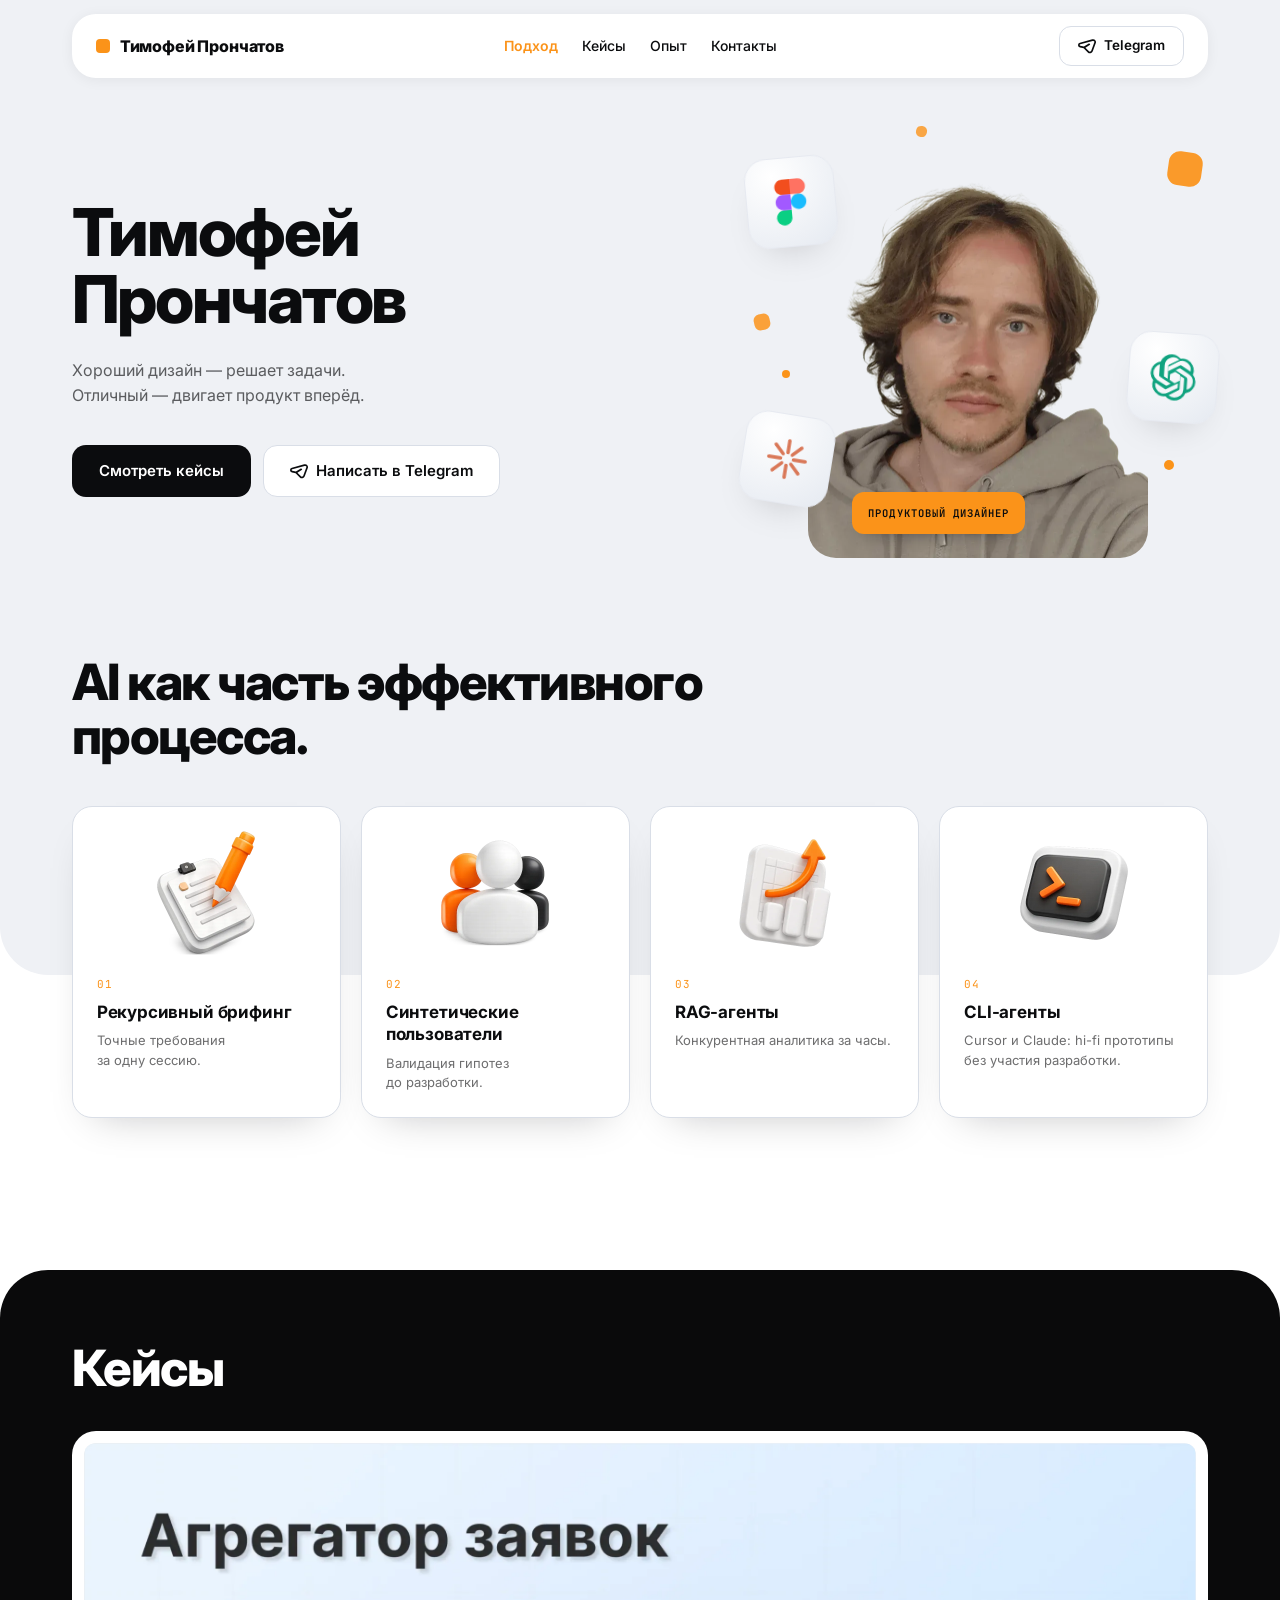
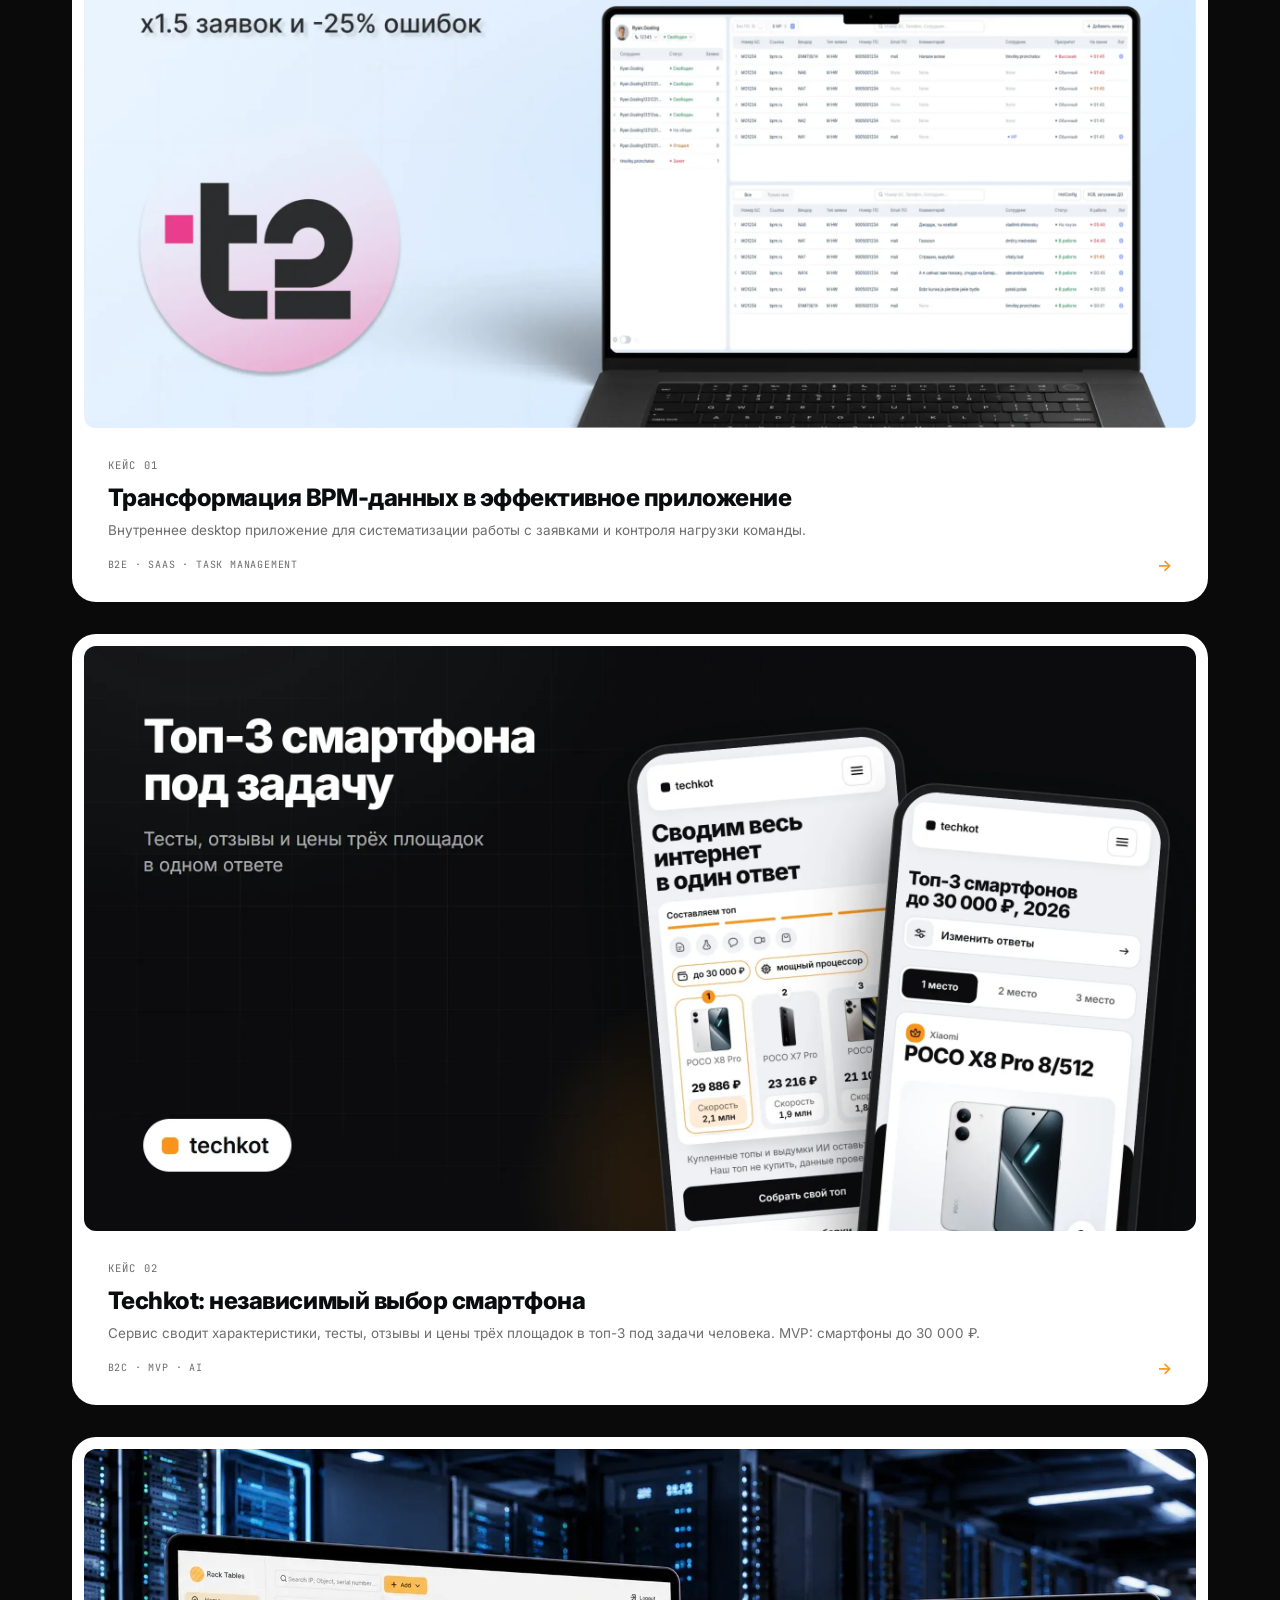
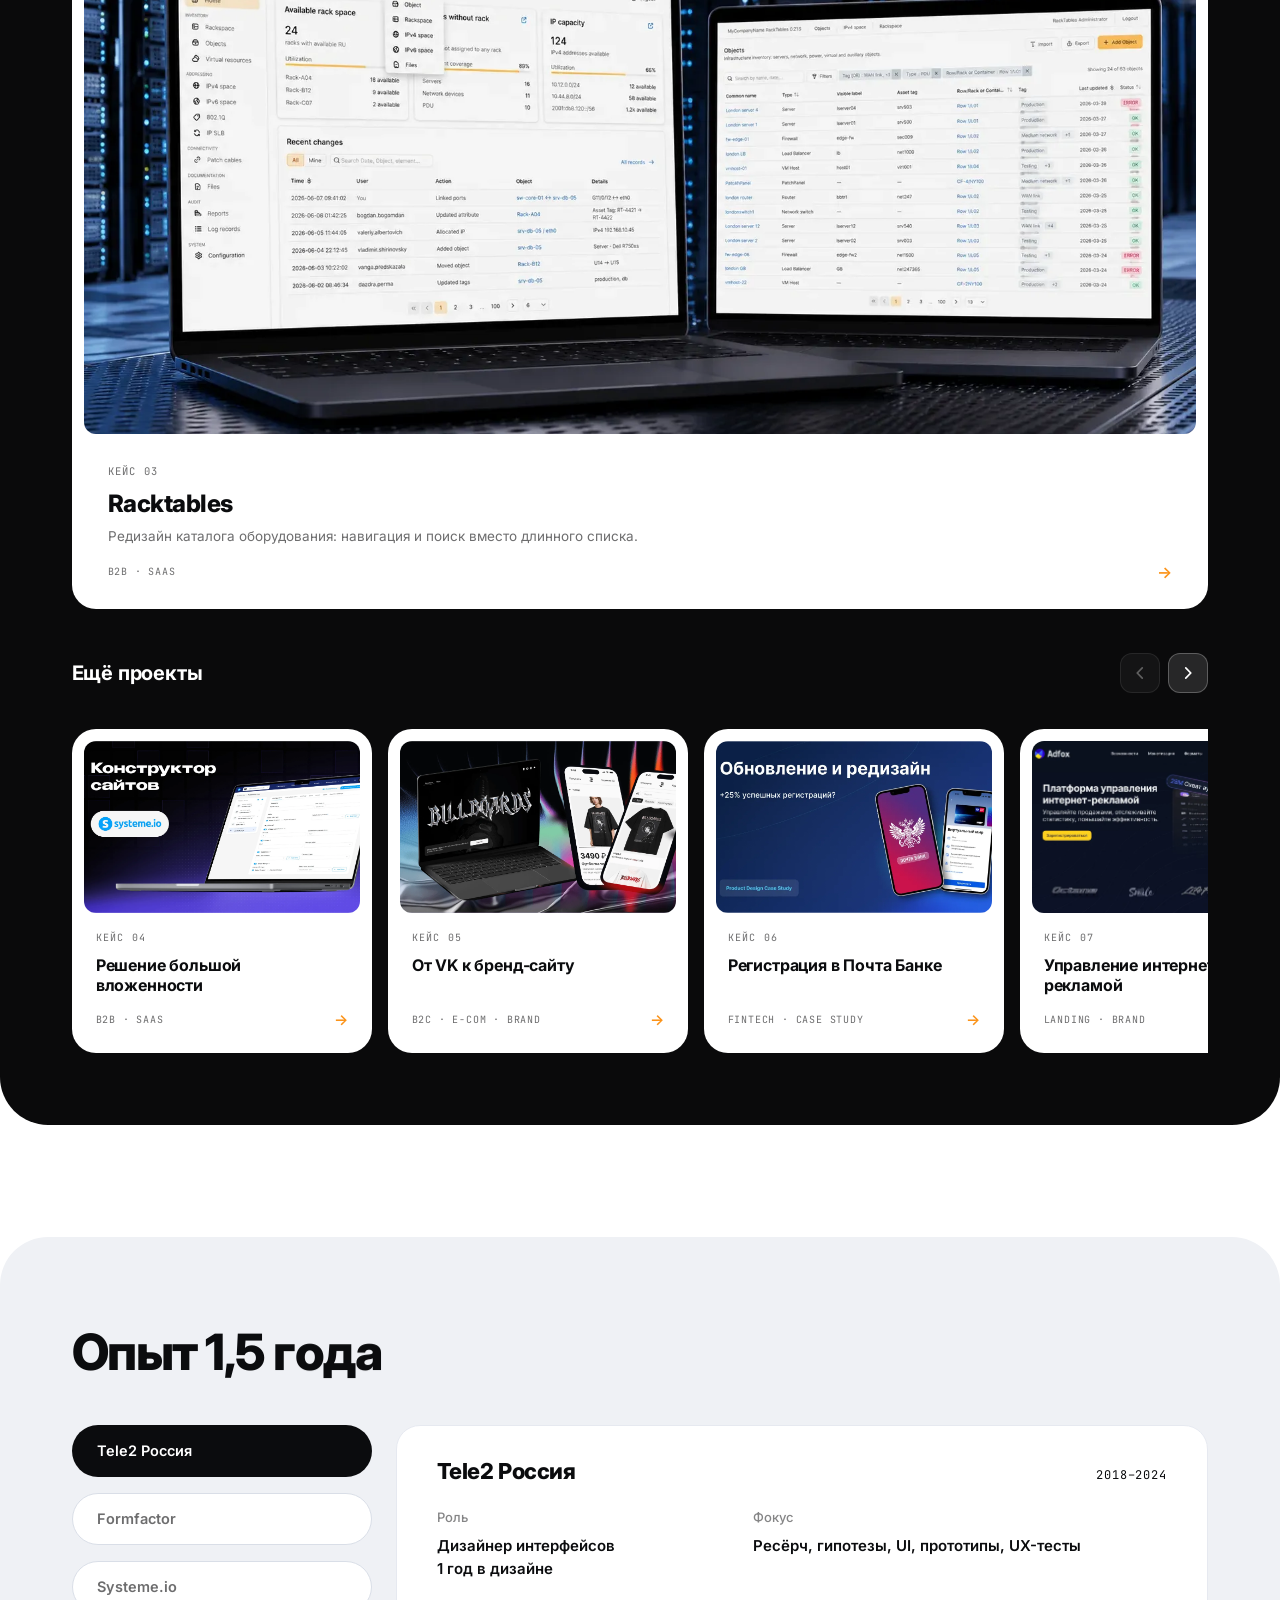
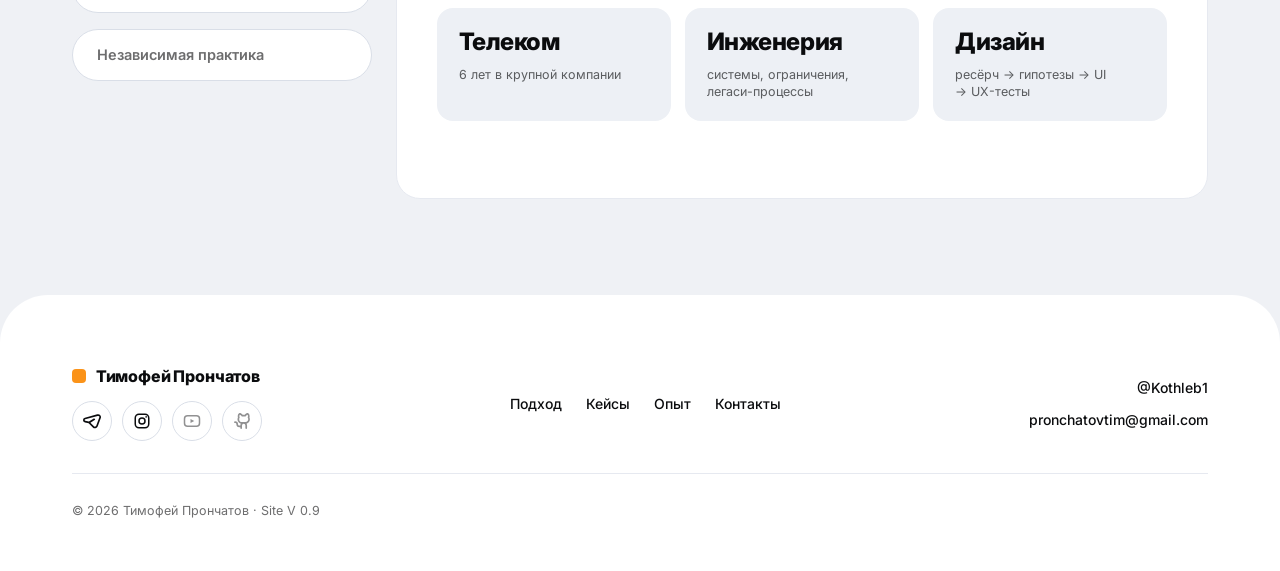
<file: case9/index.html>
<!doctype html>
<html lang="ru">
  <head>
    <meta charset="UTF-8" />
    <link rel="icon" type="image/svg+xml" href="/favicon.svg" />
    <meta name="viewport" content="width=device-width, initial-scale=1.0" />
    <meta name="description" content="Сервис сводит характеристики, тесты, отзывы и цены трёх площадок в топ-3 под задачи человека. MVP: смартфоны до 30 000 ₽." />
    <link rel="canonical" href="https://timofeypronchatov.vercel.app/case9" />
    <meta name="theme-color" content="#fb9319" />
    <meta property="og:type" content="website" />
    <meta property="og:site_name" content="Тимофей Прончатов" />
    <meta property="og:title" content="Techkot: независимый выбор смартфона — кейс Тимофея Прончатова" />
    <meta property="og:description" content="Сервис сводит характеристики, тесты, отзывы и цены трёх площадок в топ-3 под задачи человека. MVP: смартфоны до 30 000 ₽." />
    <meta property="og:locale" content="ru_RU" />
    <meta property="og:url" content="https://timofeypronchatov.vercel.app/case9" />
    <!-- Абсолютный URL обязателен: относительный путь резолвят не все краулеры
         и превью-боты мессенджеров. -->
    <meta property="og:image" content="https://timofeypronchatov.vercel.app/og.png" />
    <meta property="og:image:width" content="1200" />
    <meta property="og:image:height" content="630" />
    <meta property="og:image:alt" content="Тимофей Прончатов — продуктовый дизайнер" />
    <meta name="twitter:image" content="https://timofeypronchatov.vercel.app/og.png" />
    <meta name="twitter:card" content="summary_large_image" />
    <link rel="preconnect" href="https://fonts.googleapis.com" />
    <link rel="preconnect" href="https://fonts.gstatic.com" crossorigin />
    <link
      href="https://fonts.googleapis.com/css2?family=Inter:wght@400;500;600;700;800&family=JetBrains+Mono:wght@400;500;600&display=swap"
      rel="stylesheet"
    />
    <title>Techkot: независимый выбор смартфона — кейс Тимофея Прончатова</title>
    <!-- Текстовая версия сайта для LLM-агентов: страницы CSR-ные, без JS краулер
         видит пустой #root (см. scripts/prerender-head.mjs). -->
    <link rel="alternate" type="text/plain" href="/llms.txt" title="Текстовая версия для LLM" />
    <!-- Person / WebSite / ProfilePage: связывает имя, роль, навыки и профили.
         Даёт поисковику и AI-краулеру понять, что сайт — портфолио конкретного
         человека, а не безымянный лендинг. Кейсы добавляют свой CreativeWork
         на этапе сборки — там же лежат тексты (scripts/seo-content.mjs). -->
    <script type="application/ld+json">
      {
        "@context": "https://schema.org",
        "@graph": [
          {
            "@type": "Person",
            "@id": "https://timofeypronchatov.vercel.app/#person",
            "name": "Тимофей Прончатов",
            "alternateName": "Timofey Pronchatov",
            "jobTitle": "Продуктовый дизайнер",
            "description": "Продуктовый дизайнер: B2B, B2E, SaaS, финтех, e-commerce. Веду продукт целиком — интервью и опросы, гипотезы, сценарии, интерфейс, прототип, юзабилити-тест, метрика. Сильная сторона — сложные рабочие интерфейсы: большие таблицы, глубокая вложенность, многошаговые сценарии, онбординг и регистрация. Довожу дизайн до кода: портфолио написано самостоятельно на React и TypeScript.",
            "url": "https://timofeypronchatov.vercel.app/",
            "image": "https://timofeypronchatov.vercel.app/hero/mainface.webp",
            "email": "mailto:pronchatovtim@gmail.com",
            "knowsLanguage": [
              {"@type": "Language", "name": "Русский", "alternateName": "ru"},
              {"@type": "Language", "name": "Английский — B1", "alternateName": "en"}
            ],
            "address": {
              "@type": "PostalAddress",
              "addressLocality": "Нижний Новгород",
              "addressCountry": "RU"
            },
            "alumniOf": [
              {
                "@type": "EducationalOrganization",
                "name": "Волжская государственная академия водного транспорта"
              },
              {
                "@type": "EducationalOrganization",
                "name": "Formfactor — курсы продуктового дизайна"
              }
            ],
            "hasOccupation": {
              "@type": "Occupation",
              "name": "Продуктовый дизайнер",
              "occupationalCategory": "Product Designer, UX/UI Designer",
              "skills": "продуктовый дизайн, UX-исследования, глубинные интервью, юзабилити-тестирование, бенчмаркинг, JTBD, Customer Journey Map, user flow, информационная архитектура, прототипирование, MVP, дизайн-системы, Atomic Design, дизайн-токены, адаптивный дизайн, доступность, метрики продукта, Time-to-Value, конверсия, прокси-метрики Time-to-task и Error Rate, подготовка решений к A/B-тестированию, Figma, React, TypeScript, вёрстка, AI-assisted design"
            },
            "knowsAbout": [
              "продуктовый дизайн",
              "UX/UI",
              "UX-исследования",
              "дизайн-системы",
              "B2B SaaS",
              "B2E",
              "enterprise-интерфейсы",
              "финтех",
              "e-commerce",
              "adtech",
              "edtech-платформы (конкурентный анализ)",
              "телеком",
              "task management",
              "BPM",
              "онбординг и регистрация",
              "работа с большими таблицами",
              "метрики продукта"
            ],
            "sameAs": [
              "https://t.me/Kothleb1",
              "https://www.instagram.com/timofey.pronchatov"
            ]
          },
          {
            "@type": "WebSite",
            "@id": "https://timofeypronchatov.vercel.app/#website",
            "url": "https://timofeypronchatov.vercel.app/",
            "name": "Тимофей Прончатов — портфолио продуктового дизайнера",
            "inLanguage": "ru",
            "author": {"@id": "https://timofeypronchatov.vercel.app/#person"},
            "publisher": {"@id": "https://timofeypronchatov.vercel.app/#person"}
          },
          {
            "@type": "ProfilePage",
            "url": "https://timofeypronchatov.vercel.app/",
            "mainEntity": {"@id": "https://timofeypronchatov.vercel.app/#person"},
            "isPartOf": {"@id": "https://timofeypronchatov.vercel.app/#website"}
          }
        ]
      }
    </script>
    <!-- Yandex.Metrika: загрузчик тега (init/hit — в src/lib/metrika.ts) -->
    <script>
      (function (m, e, t, r, i, k, a) {
        m[i] =
          m[i] ||
          function () {
            (m[i].a = m[i].a || []).push(arguments);
          };
        m[i].l = 1 * new Date();
        for (var j = 0; j < e.scripts.length; j++) {
          if (e.scripts[j].src === r) return;
        }
        (k = e.createElement(t)),
          (a = e.getElementsByTagName(t)[0]),
          (k.async = 1),
          (k.src = r),
          a.parentNode.insertBefore(k, a);
      })(window, document, 'script', 'https://mc.yandex.ru/metrika/tag.js', 'ym');
    </script>
    <script type="module" crossorigin src="/assets/index-D8-eZLtr.js"></script>
    <link rel="stylesheet" crossorigin href="/assets/index-C1T-uJUV.css">
      <meta name="twitter:title" content="Techkot: независимый выбор смартфона — кейс Тимофея Прончатова" />
      <meta name="twitter:description" content="Сервис сводит характеристики, тесты, отзывы и цены трёх площадок в топ-3 под задачи человека. MVP: смартфоны до 30 000 ₽." />
      <meta name="keywords" content="B2C, MVP, AI, 0→1, JTBD, desk research, Вордстат, конкурентный анализ, CJM, PRD, дизайн-система, SEO, AEO, модель оценки, качество данных, выбор смартфона" />
      <script type="application/ld+json">
{
  "@context": "https://schema.org",
  "@graph": [
    {
      "@type": [
        "CreativeWork",
        "Article"
      ],
      "@id": "https://timofeypronchatov.vercel.app/case9#case",
      "name": "Techkot: независимый выбор смартфона",
      "headline": "Techkot: независимый выбор смартфона",
      "abstract": "Сервис сводит характеристики, тесты, отзывы и цены трёх площадок в топ-3 под задачи человека. MVP: смартфоны до 30 000 ₽.",
      "description": "Сервис сводит характеристики, тесты, отзывы и цены трёх площадок в топ-3 под задачи человека. MVP: смартфоны до 30 000 ₽.",
      "text": "Techkot: независимый сервис выбора смартфона. Ключевая фича: один проверенный ответ вместо часов поиска. Человек отвечает на три вопроса о своих задачах и получает три модели: почему каждая подходит, её слабое место и цена конкретной конфигурации с датой проверки. Купить можно на любой площадке. MVP: смартфоны до 30 000 и до 25 000 ₽, проект готовится к релизу. Роль: продуктовый дизайнер, один на проекте. Ресёрч, PRD, дизайн-система и интерфейс; фронтенд и сбор данных вместе с AI-агентами.\n\nПроблема. Человек знает сумму, но не знает модель. Топы называют разные модели, часть из них делают продавцы, части моделей нет в продаже, ИИ-ассистенты ошибаются или советуют только свою витрину. Цели и метрики: главная метрика переход к покупке; вспомогательные доходимость до топ-3 и успешные сценарии; долгосрочные показы в поиске (SEO) и упоминания в ответах ИИ (AEO).\n\nКонтекст. Знакомый попросил помочь выбрать смартфон до 30 000 ₽ и не мог определиться; на собственный разбор ушло минимум 40 минут, а уверенности и доверия к выбору так и не появилось. Jobs to be Done: главная работа: выбрать смартфон в пределах своей суммы, который закроет мои задачи и о котором я не пожалею. Job stories: когда я знаю сумму, но не знаю модель, я хочу получить три подходящие модели под мои задачи, чтобы не тратить вечер на обзоры; когда топы противоречат, я хочу понять, чем одна модель лучше другой для меня; когда я определился, я хочу увидеть цену и наличие конфигурации.\n\nИсследование. Опрос: 5 интервью с людьми от 30 до 65 лет и 105 публичных отзывов покупателей; боли: объём, непонятно, кто заплатил за топ, цена и наличие, противоречия, ошибки ИИ, страх ошибки. Спрос: Яндекс Вордстат, 3 950 фраз, в сегменте от 25 до 30 тысяч рублей 360 526 показов, 93 % запросов просят готовый список, слово «подбор» почти не ищут. Конкуренты: качественный бенчмаркинг 167 топов от 75 авторов, 34 роликов-топов и 249 видеообзоров; 16 топов сегмента назвали 92 разные модели. Монетизация: CPA, комиссия не влияет на топ; реклама, свой магазин и подписка отклонены. PRD: целевая аудитория, цель MVP, скоуп, главная гипотеза, метрики, сигналы тревоги и критерий остановки.\n\nРазработка. Фронтенд: информационная архитектура, CJM и вайрфреймы, дизайн-система; сцена первого экрана показывает метод в четыре шага: собираем, проверяем, сравниваем, составляем топ, а причины отсева источников в ней те же, что в методике. Бэкенд. Характеристики: список собран из поисковых запросов, 608 отзывов владельцев, трёх опросов и критериев чужих топов; семь сторон оценки с весом по доле спроса, шкала 0…100 с порогом «хватает»: ниже люди жалуются, выше разницу не замечают. Анализ данных: значение сверяется по трём источникам; реклама, отзывы не о товаре, мнения без замеров и другие версии модели отсеиваются; оценка стороны из трёх слоёв: характеристики 65 %, обзорщики 25 %, отзывы 10 %; ранжирует код, а не языковая модель, поэтому одинаковые ответы дают одинаковый топ; сдвиг любого веса на 20 % не меняет первое место. Цены и наличие: самая низкая цена к оплате с пошлиной у проверенного продавца (рейтинг от 4,6 и от 300 заказов, товар с отзывами); цены тройки не старше 48 часов; 26.10.2026 на трёх маркетплейсах открыто 949 карточек продавцов без сбоев, 0 ошибок в 175 ссылках «Где купить».\n\nИтоги. MVP готов к открытому тесту: 66 моделей с проверенной ценой, 180 вариантов ответа анкеты с полным топ-3, 58 из 58 тестов движка, 456 из 474 утверждений экрана совпали с источником. Продуктовые метрики появятся после открытого теста. Решения: узкий MVP из двух ценовых ступеней, модель без проверенного продавца не попадает в топ, партнёрские ссылки отложены до проверки спроса.\n\nМетоды: JTBD, опрос, интервью, анализ спроса, качественный бенчмаркинг, монетизация, PRD, информационная архитектура, CJM, вайрфреймы, дизайн-система, анимация, модель оценки, контроль качества данных, продуктовые метрики.",
      "keywords": "B2C, MVP, AI, 0→1, JTBD, desk research, Вордстат, конкурентный анализ, CJM, PRD, дизайн-система, SEO, AEO, модель оценки, качество данных, выбор смартфона",
      "inLanguage": "ru",
      "url": "https://timofeypronchatov.vercel.app/case9",
      "author": {
        "@id": "https://timofeypronchatov.vercel.app/#person"
      },
      "creator": {
        "@id": "https://timofeypronchatov.vercel.app/#person"
      },
      "isPartOf": {
        "@id": "https://timofeypronchatov.vercel.app/#website"
      }
    },
    {
      "@type": "BreadcrumbList",
      "itemListElement": [
        {
          "@type": "ListItem",
          "position": 1,
          "name": "Портфолио",
          "item": "https://timofeypronchatov.vercel.app/"
        },
        {
          "@type": "ListItem",
          "position": 2,
          "name": "Techkot: независимый выбор смартфона",
          "item": "https://timofeypronchatov.vercel.app/case9"
        }
      ]
    }
  ]
}
    </script>
  </head>
  <body>
    <div id="root"></div>
      <noscript>
      <h1>Techkot: независимый выбор смартфона</h1>
      <p>Techkot: независимый сервис выбора смартфона. Ключевая фича: один проверенный ответ вместо часов поиска. Человек отвечает на три вопроса о своих задачах и получает три модели: почему каждая подходит, её слабое место и цена конкретной конфигурации с датой проверки. Купить можно на любой площадке. MVP: смартфоны до 30 000 и до 25 000 ₽, проект готовится к релизу. Роль: продуктовый дизайнер, один на проекте. Ресёрч, PRD, дизайн-система и интерфейс; фронтенд и сбор данных вместе с AI-агентами.</p>
      <p>Проблема. Человек знает сумму, но не знает модель. Топы называют разные модели, часть из них делают продавцы, части моделей нет в продаже, ИИ-ассистенты ошибаются или советуют только свою витрину. Цели и метрики: главная метрика переход к покупке; вспомогательные доходимость до топ-3 и успешные сценарии; долгосрочные показы в поиске (SEO) и упоминания в ответах ИИ (AEO).</p>
      <p>Контекст. Знакомый попросил помочь выбрать смартфон до 30 000 ₽ и не мог определиться; на собственный разбор ушло минимум 40 минут, а уверенности и доверия к выбору так и не появилось. Jobs to be Done: главная работа: выбрать смартфон в пределах своей суммы, который закроет мои задачи и о котором я не пожалею. Job stories: когда я знаю сумму, но не знаю модель, я хочу получить три подходящие модели под мои задачи, чтобы не тратить вечер на обзоры; когда топы противоречат, я хочу понять, чем одна модель лучше другой для меня; когда я определился, я хочу увидеть цену и наличие конфигурации.</p>
      <p>Исследование. Опрос: 5 интервью с людьми от 30 до 65 лет и 105 публичных отзывов покупателей; боли: объём, непонятно, кто заплатил за топ, цена и наличие, противоречия, ошибки ИИ, страх ошибки. Спрос: Яндекс Вордстат, 3 950 фраз, в сегменте от 25 до 30 тысяч рублей 360 526 показов, 93 % запросов просят готовый список, слово «подбор» почти не ищут. Конкуренты: качественный бенчмаркинг 167 топов от 75 авторов, 34 роликов-топов и 249 видеообзоров; 16 топов сегмента назвали 92 разные модели. Монетизация: CPA, комиссия не влияет на топ; реклама, свой магазин и подписка отклонены. PRD: целевая аудитория, цель MVP, скоуп, главная гипотеза, метрики, сигналы тревоги и критерий остановки.</p>
      <p>Разработка. Фронтенд: информационная архитектура, CJM и вайрфреймы, дизайн-система; сцена первого экрана показывает метод в четыре шага: собираем, проверяем, сравниваем, составляем топ, а причины отсева источников в ней те же, что в методике. Бэкенд. Характеристики: список собран из поисковых запросов, 608 отзывов владельцев, трёх опросов и критериев чужих топов; семь сторон оценки с весом по доле спроса, шкала 0…100 с порогом «хватает»: ниже люди жалуются, выше разницу не замечают. Анализ данных: значение сверяется по трём источникам; реклама, отзывы не о товаре, мнения без замеров и другие версии модели отсеиваются; оценка стороны из трёх слоёв: характеристики 65 %, обзорщики 25 %, отзывы 10 %; ранжирует код, а не языковая модель, поэтому одинаковые ответы дают одинаковый топ; сдвиг любого веса на 20 % не меняет первое место. Цены и наличие: самая низкая цена к оплате с пошлиной у проверенного продавца (рейтинг от 4,6 и от 300 заказов, товар с отзывами); цены тройки не старше 48 часов; 26.10.2026 на трёх маркетплейсах открыто 949 карточек продавцов без сбоев, 0 ошибок в 175 ссылках «Где купить».</p>
      <p>Итоги. MVP готов к открытому тесту: 66 моделей с проверенной ценой, 180 вариантов ответа анкеты с полным топ-3, 58 из 58 тестов движка, 456 из 474 утверждений экрана совпали с источником. Продуктовые метрики появятся после открытого теста. Решения: узкий MVP из двух ценовых ступеней, модель без проверенного продавца не попадает в топ, партнёрские ссылки отложены до проверки спроса.</p>
      <p>Методы: JTBD, опрос, интервью, анализ спроса, качественный бенчмаркинг, монетизация, PRD, информационная архитектура, CJM, вайрфреймы, дизайн-система, анимация, модель оценки, контроль качества данных, продуктовые метрики.</p>
      <p><a href="/case1">Трансформация BPM-данных в эффективное приложение</a> · <a href="/case9">Techkot: независимый выбор смартфона</a> · <a href="/case2">Решение большой вложенности</a> · <a href="/case4">Racktables</a> · <a href="/case3">От VK к бренд-сайту</a> · <a href="/case5">Регистрация в Почта Банке</a> · <a href="/case6">Управление интернет-рекламой</a> · <a href="/">Главная</a></p>
      <p>Контакты: <a href="https://t.me/Kothleb1">Telegram</a>, <a href="mailto:pronchatovtim@gmail.com">pronchatovtim@gmail.com</a></p>
    </noscript>
  </body>
</html>
</file>
<file: assets/index-C1T-uJUV.css>
.g-root{background:var(--g-color-base-background);color:var(--g-color-text-primary);--g-font-family-sans:"Inter", "Helvetica Neue", "Helvetica", "Arial", sans-serif;--g-font-family-monospace:"Menlo", "Monaco", "Consolas", "Liberation Mono", "Ubuntu Mono", "DejaVu Sans Mono", "Courier New", "Courier", monospace;--g-text-body-font-family:var(--g-font-family-sans);--g-text-caption-font-family:var(--g-font-family-sans);--g-text-header-font-family:var(--g-font-family-sans);--g-text-subheader-font-family:var(--g-font-family-sans);--g-text-display-font-family:var(--g-font-family-sans);--g-text-code-font-family:var(--g-font-family-monospace);--g-text-body-font-weight:400;--g-text-caption-font-weight:400;--g-text-header-font-weight:600;--g-text-subheader-font-weight:600;--g-text-display-font-weight:600;--g-text-code-font-weight:400;--g-text-accent-font-weight:600;--g-text-body-1-font-size:13px;--g-text-body-1-line-height:18px;--g-text-body-2-font-size:15px;--g-text-body-2-line-height:20px;--g-text-body-3-font-size:17px;--g-text-body-3-line-height:24px;--g-text-body-short-font-size:13px;--g-text-body-short-line-height:16px;--g-text-caption-1-font-size:9px;--g-text-caption-1-line-height:12px;--g-text-caption-2-font-size:11px;--g-text-caption-2-line-height:16px;--g-text-header-1-font-size:20px;--g-text-header-1-line-height:24px;--g-text-header-2-font-size:24px;--g-text-header-2-line-height:28px;--g-text-subheader-1-font-size:13px;--g-text-subheader-1-line-height:18px;--g-text-subheader-2-font-size:15px;--g-text-subheader-2-line-height:20px;--g-text-subheader-3-font-size:17px;--g-text-subheader-3-line-height:24px;--g-text-display-1-font-size:28px;--g-text-display-1-line-height:36px;--g-text-display-2-font-size:32px;--g-text-display-2-line-height:40px;--g-text-display-3-font-size:40px;--g-text-display-3-line-height:48px;--g-text-display-4-font-size:48px;--g-text-display-4-line-height:52px;--g-text-code-1-font-size:12px;--g-text-code-1-line-height:18px;--g-text-code-2-font-size:14px;--g-text-code-2-line-height:20px;--g-text-code-3-font-size:16px;--g-text-code-3-line-height:24px;--g-text-code-inline-1-font-size:12px;--g-text-code-inline-1-line-height:14px;--g-text-code-inline-2-font-size:14px;--g-text-code-inline-2-line-height:16px;--g-text-code-inline-3-font-size:16px;--g-text-code-inline-3-line-height:20px;--g-text-body-1-font:var(--g-text-body-font-weight) var(--g-text-body-1-font-size) / var(--g-text-body-1-line-height) var(--g-text-body-font-family);--g-text-body-2-font:var(--g-text-body-font-weight) var(--g-text-body-2-font-size) / var(--g-text-body-2-line-height) var(--g-text-body-font-family);--g-text-body-3-font:var(--g-text-body-font-weight) var(--g-text-body-3-font-size) / var(--g-text-body-3-line-height) var(--g-text-body-font-family);--g-text-body-short-font:var(--g-text-body-font-weight) var(--g-text-body-short-font-size) / var(--g-text-body-short-line-height) var(--g-text-body-font-family);--g-text-caption-1-font:var(--g-text-caption-font-weight) var(--g-text-caption-1-font-size) / var(--g-text-caption-1-line-height) var(--g-text-caption-font-family);--g-text-caption-2-font:var(--g-text-caption-font-weight) var(--g-text-caption-2-font-size) / var(--g-text-caption-2-line-height) var(--g-text-caption-font-family);--g-text-header-1-font:var(--g-text-header-font-weight) var(--g-text-header-1-font-size) / var(--g-text-header-1-line-height) var(--g-text-header-font-family);--g-text-header-2-font:var(--g-text-header-font-weight) var(--g-text-header-2-font-size) / var(--g-text-header-2-line-height) var(--g-text-header-font-family);--g-text-subheader-1-font:var(--g-text-subheader-font-weight) var(--g-text-subheader-1-font-size) / var(--g-text-subheader-1-line-height) var(--g-text-subheader-font-family);--g-text-subheader-2-font:var(--g-text-subheader-font-weight) var(--g-text-subheader-2-font-size) / var(--g-text-subheader-2-line-height) var(--g-text-subheader-font-family);--g-text-subheader-3-font:var(--g-text-subheader-font-weight) var(--g-text-subheader-3-font-size) / var(--g-text-subheader-3-line-height) var(--g-text-subheader-font-family);--g-text-display-1-font:var(--g-text-display-font-weight) var(--g-text-display-1-font-size) / var(--g-text-display-1-line-height) var(--g-text-display-font-family);--g-text-display-2-font:var(--g-text-display-font-weight) var(--g-text-display-2-font-size) / var(--g-text-display-2-line-height) var(--g-text-display-font-family);--g-text-display-3-font:var(--g-text-display-font-weight) var(--g-text-display-3-font-size) / var(--g-text-display-3-line-height) var(--g-text-display-font-family);--g-text-display-4-font:var(--g-text-display-font-weight) var(--g-text-display-4-font-size) / var(--g-text-display-4-line-height) var(--g-text-display-font-family);--g-text-code-1-font:var(--g-text-code-font-weight) var(--g-text-code-1-font-size) / var(--g-text-code-1-line-height) var(--g-text-code-font-family);--g-text-code-2-font:var(--g-text-code-font-weight) var(--g-text-code-2-font-size) / var(--g-text-code-2-line-height) var(--g-text-code-font-family);--g-text-code-3-font:var(--g-text-code-font-weight) var(--g-text-code-3-font-size) / var(--g-text-code-3-line-height) var(--g-text-code-font-family);--g-text-code-inline-1-font:var(--g-text-code-inline-font-weight) var(--g-text-code-inline-1-font-size) / var(--g-text-code-inline-1-line-height) var(--g-text-code-inline-font-family);--g-text-code-inline-2-font:var(--g-text-code-inline-font-weight) var(--g-text-code-inline-2-font-size) / var(--g-text-code-inline-2-line-height) var(--g-text-code-inline-font-family);--g-text-code-inline-3-font:var(--g-text-code-inline-font-weight) var(--g-text-code-inline-3-font-size) / var(--g-text-code-inline-3-line-height) var(--g-text-code-inline-font-family);font-family:var(--g-text-body-font-family);font-weight:var(--g-text-body-font-weight);font-size:var(--g-text-body-1-font-size);line-height:var(--g-text-body-1-line-height);--g-spacing-base:4px;--g-spacing-0:calc(var(--g-spacing-base) * 0);--g-spacing-half:calc(var(--g-spacing-base) * .5);--g-spacing-1:var(--g-spacing-base);--g-spacing-2:calc(var(--g-spacing-base) * 2);--g-spacing-3:calc(var(--g-spacing-base) * 3);--g-spacing-4:calc(var(--g-spacing-base) * 4);--g-spacing-5:calc(var(--g-spacing-base) * 5);--g-spacing-6:calc(var(--g-spacing-base) * 6);--g-spacing-7:calc(var(--g-spacing-base) * 7);--g-spacing-8:calc(var(--g-spacing-base) * 8);--g-spacing-9:calc(var(--g-spacing-base) * 9);--g-spacing-10:calc(var(--g-spacing-base) * 10);--g-scrollbar-width:12px;--g-border-radius-xs:3px;--g-border-radius-s:5px;--g-border-radius-m:6px;--g-border-radius-l:8px;--g-border-radius-xl:10px;--g-focus-border-radius:2px}body.g-root,.g-root[dir=ltr]{--g-flow-direction:1;--g-flow-is-ltr:1;--g-flow-is-rtl:0}.g-root[dir=rtl]{--g-flow-direction:-1;--g-flow-is-ltr:0;--g-flow-is-rtl:1}.g-root_theme_light{--g-color-private-white-50:#ffffff0d;--g-color-private-white-70:#ffffff12;--g-color-private-white-100:#ffffff1a;--g-color-private-white-150:#ffffff26;--g-color-private-white-200:#fff3;--g-color-private-white-250:#ffffff40;--g-color-private-white-300:#ffffff4d;--g-color-private-white-350:#ffffff59;--g-color-private-white-400:#fff6;--g-color-private-white-450:#ffffff73;--g-color-private-white-500:#ffffff80;--g-color-private-white-550:#ffffff8c;--g-color-private-white-600:#fff9;--g-color-private-white-650:#ffffffa6;--g-color-private-white-700:#ffffffb3;--g-color-private-white-750:#ffffffbf;--g-color-private-white-800:#fffc;--g-color-private-white-850:#ffffffd9;--g-color-private-white-900:#ffffffe6;--g-color-private-white-950:#fffffff2;--g-color-private-white-1000-solid:#fff;--g-color-private-black-50:#0000000d;--g-color-private-black-70:#00000012;--g-color-private-black-100:#0000001a;--g-color-private-black-150:#00000026;--g-color-private-black-200:#0003;--g-color-private-black-250:#00000040;--g-color-private-black-300:#0000004d;--g-color-private-black-350:#00000059;--g-color-private-black-400:#0006;--g-color-private-black-450:#00000073;--g-color-private-black-500:#00000080;--g-color-private-black-550:#0000008c;--g-color-private-black-600:#0009;--g-color-private-black-650:#000000a6;--g-color-private-black-700:#000000b3;--g-color-private-black-750:#000000bf;--g-color-private-black-800:#000c;--g-color-private-black-850:#000000d9;--g-color-private-black-900:#000000e6;--g-color-private-black-950:#000000f2;--g-color-private-black-20-solid:#fafafa;--g-color-private-black-50-solid:#f2f2f2;--g-color-private-black-100-solid:#e5e5e5;--g-color-private-black-150-solid:#d9d9d9;--g-color-private-black-200-solid:#ccc;--g-color-private-black-250-solid:#bfbfbf;--g-color-private-black-300-solid:#b3b3b3;--g-color-private-black-350-solid:#a6a6a6;--g-color-private-black-400-solid:#999;--g-color-private-black-450-solid:#8c8c8c;--g-color-private-black-500-solid:gray;--g-color-private-black-550-solid:#737373;--g-color-private-black-600-solid:#666;--g-color-private-black-650-solid:#595959;--g-color-private-black-700-solid:#4c4c4c;--g-color-private-black-750-solid:#404040;--g-color-private-black-800-solid:#333;--g-color-private-black-850-solid:#262626;--g-color-private-black-900-solid:#1a1a1a;--g-color-private-black-950-solid:#0d0d0d;--g-color-private-black-1000-solid:#000;--g-color-private-blue-50:#3697f11a;--g-color-private-blue-100:#3697f126;--g-color-private-blue-150:#3697f133;--g-color-private-blue-200:#3697f14d;--g-color-private-blue-250:#3697f166;--g-color-private-blue-300:#3697f180;--g-color-private-blue-350:#3697f199;--g-color-private-blue-400:#3697f1b3;--g-color-private-blue-450:#3697f1cc;--g-color-private-blue-500:#3697f1e6;--g-color-private-blue-50-solid:#ebf5fe;--g-color-private-blue-100-solid:#e1effd;--g-color-private-blue-150-solid:#d7eafc;--g-color-private-blue-200-solid:#c3e0fb;--g-color-private-blue-250-solid:#afd5f9;--g-color-private-blue-300-solid:#9bcbf8;--g-color-private-blue-350-solid:#86c1f7;--g-color-private-blue-400-solid:#72b6f5;--g-color-private-blue-450-solid:#5eacf4;--g-color-private-blue-500-solid:#4aa1f2;--g-color-private-blue-550-solid:#3697f1;--g-color-private-blue-600-solid:#348bdc;--g-color-private-blue-650-solid:#327fc8;--g-color-private-blue-700-solid:#3072b3;--g-color-private-blue-750-solid:#2e669e;--g-color-private-blue-800-solid:#2c5a8a;--g-color-private-blue-850-solid:#2a4e75;--g-color-private-blue-900-solid:#284260;--g-color-private-blue-950-solid:#26354b;--g-color-private-blue-1000-solid:#252f41;--g-color-private-green-50:#32ba761a;--g-color-private-green-100:#32ba7626;--g-color-private-green-150:#32ba7633;--g-color-private-green-200:#32ba764d;--g-color-private-green-250:#32ba7666;--g-color-private-green-300:#32ba7680;--g-color-private-green-350:#32ba7699;--g-color-private-green-400:#32ba76b3;--g-color-private-green-450:#32ba76cc;--g-color-private-green-500:#32ba76e6;--g-color-private-green-50-solid:#ebf8f1;--g-color-private-green-100-solid:#e0f5ea;--g-color-private-green-150-solid:#d6f1e4;--g-color-private-green-200-solid:#c2ead6;--g-color-private-green-250-solid:#ade3c8;--g-color-private-green-300-solid:#9db;--g-color-private-green-350-solid:#84d6ad;--g-color-private-green-400-solid:#70cf9f;--g-color-private-green-450-solid:#5bc891;--g-color-private-green-500-solid:#47c184;--g-color-private-green-550-solid:#32ba76;--g-color-private-green-600-solid:#30aa6e;--g-color-private-green-650-solid:#2f9b65;--g-color-private-green-700-solid:#2d8b5d;--g-color-private-green-750-solid:#2c7b54;--g-color-private-green-800-solid:#2a6c4c;--g-color-private-green-850-solid:#285c44;--g-color-private-green-900-solid:#274c3b;--g-color-private-green-950-solid:#253c33;--g-color-private-green-1000-solid:#24352f;--g-color-private-yellow-50:#ffbe5c1a;--g-color-private-yellow-100:#ffbe5c26;--g-color-private-yellow-150:#ffbe5c33;--g-color-private-yellow-200:#ffbe5c4d;--g-color-private-yellow-250:#ffbe5c66;--g-color-private-yellow-300:#ffbe5c80;--g-color-private-yellow-350:#ffbe5c99;--g-color-private-yellow-400:#ffbe5cb3;--g-color-private-yellow-450:#ffbe5ccc;--g-color-private-yellow-500:#ffbe5ce6;--g-color-private-yellow-50-solid:#fff9ef;--g-color-private-yellow-100-solid:#fff5e7;--g-color-private-yellow-150-solid:#fff2de;--g-color-private-yellow-200-solid:#ffecce;--g-color-private-yellow-250-solid:#ffe5be;--g-color-private-yellow-300-solid:#ffdfae;--g-color-private-yellow-350-solid:#ffd89d;--g-color-private-yellow-400-solid:#ffd28d;--g-color-private-yellow-450-solid:#ffcb7d;--g-color-private-yellow-500-solid:#ffc56c;--g-color-private-yellow-550-solid:#ffbe5c;--g-color-private-yellow-600-solid:#e9ae56;--g-color-private-yellow-650-solid:#d39e50;--g-color-private-yellow-700-solid:#bd8e4b;--g-color-private-yellow-750-solid:#a77e45;--g-color-private-yellow-800-solid:#916e3f;--g-color-private-yellow-850-solid:#7a5d39;--g-color-private-yellow-900-solid:#644d33;--g-color-private-yellow-950-solid:#4e3d2e;--g-color-private-yellow-1000-solid:#43352b;--g-color-private-orange-50:#ff77001a;--g-color-private-orange-100:#ff770026;--g-color-private-orange-150:#f703;--g-color-private-orange-200:#ff77004d;--g-color-private-orange-250:#f706;--g-color-private-orange-300:#ff770080;--g-color-private-orange-350:#f709;--g-color-private-orange-400:#ff7700b3;--g-color-private-orange-450:#f70c;--g-color-private-orange-500:#ff7700e6;--g-color-private-orange-50-solid:#fff1e6;--g-color-private-orange-100-solid:#ffebd9;--g-color-private-orange-150-solid:#ffe4cc;--g-color-private-orange-200-solid:#ffd6b3;--g-color-private-orange-250-solid:#ffc999;--g-color-private-orange-300-solid:#ffbb80;--g-color-private-orange-350-solid:#ffad66;--g-color-private-orange-400-solid:#ffa04d;--g-color-private-orange-450-solid:#ff9233;--g-color-private-orange-500-solid:#ff8519;--g-color-private-orange-550-solid:#f70;--g-color-private-orange-600-solid:#e96e03;--g-color-private-orange-650-solid:#d36507;--g-color-private-orange-700-solid:#bd5c0a;--g-color-private-orange-750-solid:#a7530e;--g-color-private-orange-800-solid:#914a11;--g-color-private-orange-850-solid:#7a4114;--g-color-private-orange-900-solid:#643818;--g-color-private-orange-950-solid:#4e2f1b;--g-color-private-orange-1000-solid:#432b1d;--g-color-private-red-50:#ff003d1a;--g-color-private-red-100:#ff003d26;--g-color-private-red-150:#ff003d33;--g-color-private-red-200:#ff003d4d;--g-color-private-red-250:#ff003d66;--g-color-private-red-300:#ff003d80;--g-color-private-red-350:#ff003d99;--g-color-private-red-400:#ff003db3;--g-color-private-red-450:#ff003dcc;--g-color-private-red-500:#ff003de6;--g-color-private-red-50-solid:#ffe6ec;--g-color-private-red-100-solid:#ffd9e2;--g-color-private-red-150-solid:#ffccd8;--g-color-private-red-200-solid:#ffb3c5;--g-color-private-red-250-solid:#ff99b1;--g-color-private-red-300-solid:#ff809e;--g-color-private-red-350-solid:#ff668b;--g-color-private-red-400-solid:#ff4d77;--g-color-private-red-450-solid:#ff3364;--g-color-private-red-500-solid:#ff1950;--g-color-private-red-550-solid:#ff003d;--g-color-private-red-600-solid:#e9033a;--g-color-private-red-650-solid:#d30638;--g-color-private-red-700-solid:#bd0935;--g-color-private-red-750-solid:#a70c32;--g-color-private-red-800-solid:#910f30;--g-color-private-red-850-solid:#7a112d;--g-color-private-red-900-solid:#64142a;--g-color-private-red-950-solid:#4e1727;--g-color-private-red-1000-solid:#431926;--g-color-private-purple-50:#8f52cc1a;--g-color-private-purple-100:#8f52cc26;--g-color-private-purple-150:#8f52cc33;--g-color-private-purple-200:#8f52cc4d;--g-color-private-purple-250:#8f52cc66;--g-color-private-purple-300:#8f52cc80;--g-color-private-purple-350:#8f52cc99;--g-color-private-purple-400:#8f52ccb3;--g-color-private-purple-450:#8f52cccc;--g-color-private-purple-500:#8f52cce6;--g-color-private-purple-50-solid:#f4eefa;--g-color-private-purple-100-solid:#eee5f7;--g-color-private-purple-150-solid:#e9dcf5;--g-color-private-purple-200-solid:#ddcbf0;--g-color-private-purple-250-solid:#d2baeb;--g-color-private-purple-300-solid:#c7a9e6;--g-color-private-purple-350-solid:#bc97e0;--g-color-private-purple-400-solid:#b186db;--g-color-private-purple-450-solid:#a575d6;--g-color-private-purple-500-solid:#9a63d1;--g-color-private-purple-550-solid:#8f52cc;--g-color-private-purple-600-solid:#844dbb;--g-color-private-purple-650-solid:#7947aa;--g-color-private-purple-700-solid:#6e4299;--g-color-private-purple-750-solid:#633d88;--g-color-private-purple-800-solid:#593877;--g-color-private-purple-850-solid:#4e3266;--g-color-private-purple-900-solid:#432d55;--g-color-private-purple-950-solid:#382844;--g-color-private-purple-1000-solid:#32253c;--g-color-private-cool-grey-50:#6b84991a;--g-color-private-cool-grey-100:#6b849926;--g-color-private-cool-grey-150:#6b849933;--g-color-private-cool-grey-200:#6b84994d;--g-color-private-cool-grey-250:#6b849966;--g-color-private-cool-grey-300:#6b849980;--g-color-private-cool-grey-350:#6b849999;--g-color-private-cool-grey-400:#6b8499b3;--g-color-private-cool-grey-450:#6b8499cc;--g-color-private-cool-grey-500:#6b8499e6;--g-color-private-cool-grey-50-solid:#f0f3f5;--g-color-private-cool-grey-100-solid:#e9edf0;--g-color-private-cool-grey-150-solid:#e1e6eb;--g-color-private-cool-grey-200-solid:#d3dae0;--g-color-private-cool-grey-250-solid:#c4ced6;--g-color-private-cool-grey-300-solid:#b5c2cc;--g-color-private-cool-grey-350-solid:#a6b5c2;--g-color-private-cool-grey-400-solid:#97a9b8;--g-color-private-cool-grey-450-solid:#899dad;--g-color-private-cool-grey-500-solid:#7a90a3;--g-color-private-cool-grey-550-solid:#6b8499;--g-color-private-cool-grey-600-solid:#647a8d;--g-color-private-cool-grey-650-solid:#5c6f81;--g-color-private-cool-grey-700-solid:#556575;--g-color-private-cool-grey-750-solid:#4e5b69;--g-color-private-cool-grey-800-solid:#47515e;--g-color-private-cool-grey-850-solid:#3f4652;--g-color-private-cool-grey-900-solid:#383c46;--g-color-private-cool-grey-950-solid:#31323a;--g-color-private-cool-grey-1000-solid:#2d2c34;--g-color-text-primary:var(--g-color-text-dark-primary);--g-color-text-complementary:var(--g-color-text-dark-complementary);--g-color-text-secondary:var(--g-color-text-dark-secondary);--g-color-text-hint:var(--g-color-text-dark-hint);--g-color-text-info:var(--g-color-private-blue-600-solid);--g-color-text-positive:var(--g-color-private-green-600-solid);--g-color-text-warning:var(--g-color-private-yellow-700-solid);--g-color-text-danger:var(--g-color-private-red-600-solid);--g-color-text-utility:var(--g-color-private-purple-600-solid);--g-color-text-misc:var(--g-color-private-cool-grey-600-solid);--g-color-text-info-heavy:var(--g-color-private-blue-700-solid);--g-color-text-positive-heavy:var(--g-color-private-green-700-solid);--g-color-text-warning-heavy:var(--g-color-private-orange-700-solid);--g-color-text-danger-heavy:var(--g-color-private-red-700-solid);--g-color-text-utility-heavy:var(--g-color-private-purple-700-solid);--g-color-text-misc-heavy:var(--g-color-private-cool-grey-700-solid);--g-color-text-brand:var(--g-color-private-yellow-700-solid);--g-color-text-brand-heavy:var(--g-color-private-orange-700-solid);--g-color-text-brand-contrast:var(--g-color-text-dark-primary);--g-color-text-link:var(--g-color-private-yellow-650-solid);--g-color-text-link-hover:var(--g-color-private-orange-650-solid);--g-color-text-link-visited:var(--g-color-private-purple-550-solid);--g-color-text-link-visited-hover:var(--g-color-private-purple-800-solid);--g-color-text-dark-primary:var(--g-color-private-black-850);--g-color-text-dark-complementary:var(--g-color-private-black-700);--g-color-text-dark-secondary:var(--g-color-private-black-500);--g-color-text-dark-hint:var(--g-color-private-black-300);--g-color-text-light-primary:var(--g-color-private-white-1000-solid);--g-color-text-light-complementary:var(--g-color-private-white-850);--g-color-text-light-secondary:var(--g-color-private-white-700);--g-color-text-light-hint:var(--g-color-private-white-500);--g-color-text-inverted-primary:var(--g-color-text-light-primary);--g-color-text-inverted-complementary:var(--g-color-text-light-complementary);--g-color-text-inverted-secondary:var(--g-color-text-light-secondary);--g-color-text-inverted-hint:var(--g-color-text-light-hint);--g-color-base-background:var(--g-color-private-white-1000-solid);--g-color-base-generic:var(--g-color-private-black-50);--g-color-base-generic-hover:var(--g-color-private-black-150);--g-color-base-generic-medium:var(--g-color-private-black-150);--g-color-base-generic-medium-hover:var(--g-color-private-black-250);--g-color-base-generic-accent:var(--g-color-private-black-150);--g-color-base-generic-accent-disabled:var(--g-color-private-black-70);--g-color-base-generic-ultralight:var(--g-color-private-black-20-solid);--g-color-base-simple-hover:var(--g-color-private-black-50);--g-color-base-simple-hover-solid:var(--g-color-private-black-50-solid);--g-color-base-brand:var(--g-color-private-yellow-550-solid);--g-color-base-brand-hover:var(--g-color-private-yellow-600-solid);--g-color-base-selection:var(--g-color-private-yellow-200);--g-color-base-selection-hover:var(--g-color-private-yellow-300);--g-color-base-info-light:var(--g-color-private-blue-100);--g-color-base-info-light-hover:var(--g-color-private-blue-200);--g-color-base-info-medium:var(--g-color-private-blue-200);--g-color-base-info-medium-hover:var(--g-color-private-blue-300);--g-color-base-info-heavy:var(--g-color-private-blue-600-solid);--g-color-base-info-heavy-hover:var(--g-color-private-blue-700-solid);--g-color-base-positive-light:var(--g-color-private-green-100);--g-color-base-positive-light-hover:var(--g-color-private-green-200);--g-color-base-positive-medium:var(--g-color-private-green-200);--g-color-base-positive-medium-hover:var(--g-color-private-green-300);--g-color-base-positive-heavy:var(--g-color-private-green-600-solid);--g-color-base-positive-heavy-hover:var(--g-color-private-green-700-solid);--g-color-base-warning-light:var(--g-color-private-yellow-200);--g-color-base-warning-light-hover:var(--g-color-private-yellow-300);--g-color-base-warning-medium:var(--g-color-private-yellow-400);--g-color-base-warning-medium-hover:var(--g-color-private-yellow-500);--g-color-base-warning-heavy:var(--g-color-private-yellow-550-solid);--g-color-base-warning-heavy-hover:var(--g-color-private-yellow-650-solid);--g-color-base-danger-light:var(--g-color-private-red-100);--g-color-base-danger-light-hover:var(--g-color-private-red-200);--g-color-base-danger-medium:var(--g-color-private-red-200);--g-color-base-danger-medium-hover:var(--g-color-private-red-300);--g-color-base-danger-heavy:var(--g-color-private-red-600-solid);--g-color-base-danger-heavy-hover:var(--g-color-private-red-700-solid);--g-color-base-utility-light:var(--g-color-private-purple-100);--g-color-base-utility-light-hover:var(--g-color-private-purple-200);--g-color-base-utility-medium:var(--g-color-private-purple-200);--g-color-base-utility-medium-hover:var(--g-color-private-purple-300);--g-color-base-utility-heavy:var(--g-color-private-purple-600-solid);--g-color-base-utility-heavy-hover:var(--g-color-private-purple-700-solid);--g-color-base-neutral-light:var(--g-color-private-black-50);--g-color-base-neutral-light-hover:var(--g-color-private-black-100);--g-color-base-neutral-medium:var(--g-color-private-black-200);--g-color-base-neutral-medium-hover:var(--g-color-private-black-250);--g-color-base-neutral-heavy:var(--g-color-private-black-450);--g-color-base-neutral-heavy-hover:var(--g-color-private-black-550);--g-color-base-misc-light:var(--g-color-private-cool-grey-100);--g-color-base-misc-light-hover:var(--g-color-private-cool-grey-200);--g-color-base-misc-medium:var(--g-color-private-cool-grey-200);--g-color-base-misc-medium-hover:var(--g-color-private-cool-grey-300);--g-color-base-misc-heavy:var(--g-color-private-cool-grey-600-solid);--g-color-base-misc-heavy-hover:var(--g-color-private-cool-grey-700-solid);--g-color-base-light:var(--g-color-private-white-1000-solid);--g-color-base-light-hover:var(--g-color-private-white-850);--g-color-base-light-simple-hover:var(--g-color-private-white-150);--g-color-base-light-disabled:var(--g-color-private-white-150);--g-color-base-light-accent-disabled:var(--g-color-private-white-300);--g-color-base-float:var(--g-color-private-white-1000-solid);--g-color-base-float-hover:var(--g-color-private-black-50-solid);--g-color-base-float-medium:var(--g-color-private-black-550-solid);--g-color-base-float-heavy:var(--g-color-private-black-700-solid);--g-color-base-float-accent:var(--g-color-private-white-1000-solid);--g-color-base-float-accent-hover:var(--g-color-private-white-850);--g-color-base-float-announcement:var(--g-color-private-cool-grey-50-solid);--g-color-base-modal:var(--g-color-base-background);--g-color-line-generic:var(--g-color-private-black-100);--g-color-line-generic-hover:var(--g-color-private-black-150);--g-color-line-generic-active:var(--g-color-private-black-300);--g-color-line-generic-accent:var(--g-color-private-black-150);--g-color-line-generic-accent-hover:var(--g-color-private-black-300);--g-color-line-generic-solid:var(--g-color-private-black-100-solid);--g-color-line-brand:var(--g-color-private-yellow-600-solid);--g-color-line-focus:var(--g-color-private-cool-grey-450);--g-color-line-light:var(--g-color-private-white-500);--g-color-line-info:var(--g-color-private-blue-450);--g-color-line-positive:var(--g-color-private-green-450);--g-color-line-warning:var(--g-color-private-yellow-600-solid);--g-color-line-danger:var(--g-color-private-red-450);--g-color-line-utility:var(--g-color-private-purple-450);--g-color-line-misc:var(--g-color-private-cool-grey-450);--g-color-sfx-veil:var(--g-color-private-black-250);--g-color-sfx-shadow:var(--g-color-private-black-150);--g-color-sfx-shadow-heavy:var(--g-color-private-black-500);--g-color-sfx-shadow-light:var(--g-color-private-black-50);--g-color-sfx-fade:var(--g-color-private-white-300);--g-color-scroll-track:var(--g-color-base-background);--g-color-scroll-handle:var(--g-color-private-black-100);--g-color-scroll-handle-hover:var(--g-color-private-black-150);--g-color-scroll-corner:var(--g-color-private-black-100);--g-color-infographics-axis:var(--g-color-private-black-150-solid);--g-color-infographics-tooltip-bg:var(--g-color-private-white-950)}.g-root_theme_dark{--g-color-private-white-50:#ffffff0d;--g-color-private-white-70:#ffffff12;--g-color-private-white-100:#ffffff1a;--g-color-private-white-150:#ffffff26;--g-color-private-white-200:#fff3;--g-color-private-white-250:#ffffff40;--g-color-private-white-300:#ffffff4d;--g-color-private-white-350:#ffffff59;--g-color-private-white-400:#fff6;--g-color-private-white-450:#ffffff73;--g-color-private-white-500:#ffffff80;--g-color-private-white-550:#ffffff8c;--g-color-private-white-600:#fff9;--g-color-private-white-650:#ffffffa6;--g-color-private-white-700:#ffffffb3;--g-color-private-white-750:#ffffffbf;--g-color-private-white-800:#fffc;--g-color-private-white-850:#ffffffd9;--g-color-private-white-900:#ffffffe6;--g-color-private-white-950:#fffffff2;--g-color-private-white-20-solid:#262226;--g-color-private-white-50-solid:#2d282d;--g-color-private-white-70-solid:#312d31;--g-color-private-white-100-solid:#383438;--g-color-private-white-150-solid:#433f43;--g-color-private-white-200-solid:#4e4a4e;--g-color-private-white-250-solid:#595559;--g-color-private-white-300-solid:#646164;--g-color-private-white-350-solid:#6f6c6f;--g-color-private-white-400-solid:#7a777a;--g-color-private-white-450-solid:#858385;--g-color-private-white-500-solid:#908e90;--g-color-private-white-550-solid:#9c999c;--g-color-private-white-600-solid:#a7a5a7;--g-color-private-white-650-solid:#b2b0b2;--g-color-private-white-700-solid:#bdbbbd;--g-color-private-white-750-solid:#c8c6c8;--g-color-private-white-800-solid:#d3d2d3;--g-color-private-white-850-solid:#deddde;--g-color-private-white-900-solid:#e9e8e9;--g-color-private-white-950-solid:#f4f4f4;--g-color-private-white-1000-solid:#fff;--g-color-private-white-opaque-150:#4c4b51f2;--g-color-private-black-20:#00000005;--g-color-private-black-50:#0000000d;--g-color-private-black-100:#0000001a;--g-color-private-black-150:#00000026;--g-color-private-black-200:#0003;--g-color-private-black-250:#00000040;--g-color-private-black-300:#0000004d;--g-color-private-black-350:#00000059;--g-color-private-black-400:#0006;--g-color-private-black-450:#00000073;--g-color-private-black-500:#00000080;--g-color-private-black-550:#0000008c;--g-color-private-black-600:#0009;--g-color-private-black-650:#000000a6;--g-color-private-black-700:#000000b3;--g-color-private-black-750:#000000bf;--g-color-private-black-800:#000c;--g-color-private-black-850:#000000d9;--g-color-private-black-900:#000000e6;--g-color-private-black-950:#000000f2;--g-color-private-black-1000-solid:#000;--g-color-private-blue-50:#3697f11a;--g-color-private-blue-100:#3697f126;--g-color-private-blue-150:#3697f133;--g-color-private-blue-200:#3697f14d;--g-color-private-blue-250:#3697f166;--g-color-private-blue-300:#3697f180;--g-color-private-blue-350:#3697f199;--g-color-private-blue-400:#3697f1b3;--g-color-private-blue-450:#3697f1cc;--g-color-private-blue-500:#3697f1e6;--g-color-private-blue-50-solid:#242937;--g-color-private-blue-100-solid:#252f41;--g-color-private-blue-150-solid:#26354b;--g-color-private-blue-200-solid:#284260;--g-color-private-blue-250-solid:#2a4e75;--g-color-private-blue-300-solid:#2c5a8a;--g-color-private-blue-350-solid:#2e669e;--g-color-private-blue-400-solid:#3072b3;--g-color-private-blue-450-solid:#327fc8;--g-color-private-blue-500-solid:#348bdc;--g-color-private-blue-550-solid:#3697f1;--g-color-private-blue-600-solid:#4aa1f2;--g-color-private-blue-650-solid:#5eacf4;--g-color-private-blue-700-solid:#72b6f5;--g-color-private-blue-750-solid:#86c1f7;--g-color-private-blue-800-solid:#9bcbf8;--g-color-private-blue-850-solid:#afd5f9;--g-color-private-blue-900-solid:#c3e0fb;--g-color-private-blue-950-solid:#d7eafc;--g-color-private-blue-1000-solid:#e1effd;--g-color-private-green-50:#4db09b1a;--g-color-private-green-100:#4db09b26;--g-color-private-green-150:#4db09b33;--g-color-private-green-200:#4db09b4d;--g-color-private-green-250:#4db09b66;--g-color-private-green-300:#4db09b80;--g-color-private-green-350:#4db09b99;--g-color-private-green-400:#4db09bb3;--g-color-private-green-450:#4db09bcc;--g-color-private-green-500:#4db09be6;--g-color-private-green-50-solid:#262c2e;--g-color-private-green-100-solid:#283334;--g-color-private-green-150-solid:#2b3a3a;--g-color-private-green-200-solid:#2f4946;--g-color-private-green-250-solid:#335852;--g-color-private-green-300-solid:#38675f;--g-color-private-green-350-solid:#3c756b;--g-color-private-green-400-solid:#408477;--g-color-private-green-450-solid:#449383;--g-color-private-green-500-solid:#49a18f;--g-color-private-green-550-solid:#4db09b;--g-color-private-green-600-solid:#5fb8a5;--g-color-private-green-650-solid:#71c0af;--g-color-private-green-700-solid:#82c8b9;--g-color-private-green-750-solid:#94d0c3;--g-color-private-green-800-solid:#a6d8cd;--g-color-private-green-850-solid:#b8dfd7;--g-color-private-green-900-solid:#cae7e1;--g-color-private-green-950-solid:#dbefeb;--g-color-private-green-1000-solid:#e4f3f0;--g-color-private-yellow-50:#ffbe5c1a;--g-color-private-yellow-100:#ffbe5c26;--g-color-private-yellow-150:#ffbe5c33;--g-color-private-yellow-200:#ffbe5c4d;--g-color-private-yellow-250:#ffbe5c66;--g-color-private-yellow-300:#ffbe5c80;--g-color-private-yellow-350:#ffbe5c99;--g-color-private-yellow-400:#ffbe5cb3;--g-color-private-yellow-450:#ffbe5ccc;--g-color-private-yellow-500:#ffbe5ce6;--g-color-private-yellow-50-solid:#382d28;--g-color-private-yellow-100-solid:#43352b;--g-color-private-yellow-150-solid:#4e3d2e;--g-color-private-yellow-200-solid:#644d33;--g-color-private-yellow-250-solid:#7a5d39;--g-color-private-yellow-300-solid:#916e3f;--g-color-private-yellow-350-solid:#a77e45;--g-color-private-yellow-400-solid:#bd8e4b;--g-color-private-yellow-450-solid:#d39e50;--g-color-private-yellow-500-solid:#e9ae56;--g-color-private-yellow-550-solid:#ffbe5c;--g-color-private-yellow-600-solid:#ffc56c;--g-color-private-yellow-650-solid:#ffcb7d;--g-color-private-yellow-700-solid:#ffd28d;--g-color-private-yellow-750-solid:#ffd89d;--g-color-private-yellow-800-solid:#ffdfae;--g-color-private-yellow-850-solid:#ffe5be;--g-color-private-yellow-900-solid:#ffecce;--g-color-private-yellow-950-solid:#fff2de;--g-color-private-yellow-1000-solid:#fff5e7;--g-color-private-orange-50:#c8630c1a;--g-color-private-orange-100:#c8630c26;--g-color-private-orange-150:#c8630c33;--g-color-private-orange-200:#c8630c4d;--g-color-private-orange-250:#c8630c66;--g-color-private-orange-300:#c8630c80;--g-color-private-orange-350:#c8630c99;--g-color-private-orange-400:#c8630cb3;--g-color-private-orange-450:#c8630ccc;--g-color-private-orange-500:#c8630ce6;--g-color-private-orange-50-solid:#332420;--g-color-private-orange-100-solid:#3b281f;--g-color-private-orange-150-solid:#432b1e;--g-color-private-orange-200-solid:#54321b;--g-color-private-orange-250-solid:#643919;--g-color-private-orange-300-solid:#754017;--g-color-private-orange-350-solid:#864715;--g-color-private-orange-400-solid:#964e13;--g-color-private-orange-450-solid:#a75510;--g-color-private-orange-500-solid:#b75c0e;--g-color-private-orange-550-solid:#c8630c;--g-color-private-orange-600-solid:#ce7324;--g-color-private-orange-650-solid:#d3823d;--g-color-private-orange-700-solid:#d99255;--g-color-private-orange-750-solid:#dea16d;--g-color-private-orange-800-solid:#e4b186;--g-color-private-orange-850-solid:#e9c19e;--g-color-private-orange-900-solid:#efd0b6;--g-color-private-orange-950-solid:#f4e0ce;--g-color-private-orange-1000-solid:#f7e8db;--g-color-private-red-50:#e5325d1a;--g-color-private-red-100:#e5325d26;--g-color-private-red-150:#e5325d33;--g-color-private-red-200:#e5325d4d;--g-color-private-red-250:#e5325d66;--g-color-private-red-300:#e5325d80;--g-color-private-red-350:#e5325d99;--g-color-private-red-400:#e5325db3;--g-color-private-red-450:#e5325dcc;--g-color-private-red-500:#e5325de6;--g-color-private-red-50-solid:#361f28;--g-color-private-red-100-solid:#3f202b;--g-color-private-red-150-solid:#49212e;--g-color-private-red-200-solid:#5d2334;--g-color-private-red-250-solid:#70253a;--g-color-private-red-300-solid:#842840;--g-color-private-red-350-solid:#972a45;--g-color-private-red-400-solid:#ab2c4b;--g-color-private-red-450-solid:#be2e51;--g-color-private-red-500-solid:#d23057;--g-color-private-red-550-solid:#e5325d;--g-color-private-red-600-solid:#e8476d;--g-color-private-red-650-solid:#ea5b7d;--g-color-private-red-700-solid:#ed708e;--g-color-private-red-750-solid:#ef849e;--g-color-private-red-800-solid:#f299ae;--g-color-private-red-850-solid:#f5adbe;--g-color-private-red-900-solid:#f7c2ce;--g-color-private-red-950-solid:#fad6df;--g-color-private-red-1000-solid:#fbe0e7;--g-color-private-purple-50:#8f52cc1a;--g-color-private-purple-100:#8f52cc26;--g-color-private-purple-150:#8f52cc33;--g-color-private-purple-200:#8f52cc4d;--g-color-private-purple-250:#8f52cc66;--g-color-private-purple-300:#8f52cc80;--g-color-private-purple-350:#8f52cc99;--g-color-private-purple-400:#8f52ccb3;--g-color-private-purple-450:#8f52cccc;--g-color-private-purple-500:#8f52cce6;--g-color-private-purple-50-solid:#2d2233;--g-color-private-purple-100-solid:#32253c;--g-color-private-purple-150-solid:#382844;--g-color-private-purple-200-solid:#432d55;--g-color-private-purple-250-solid:#4e3266;--g-color-private-purple-300-solid:#593877;--g-color-private-purple-350-solid:#633d88;--g-color-private-purple-400-solid:#6e4299;--g-color-private-purple-450-solid:#7947aa;--g-color-private-purple-500-solid:#844dbb;--g-color-private-purple-550-solid:#8f52cc;--g-color-private-purple-600-solid:#9a63d1;--g-color-private-purple-650-solid:#a575d6;--g-color-private-purple-700-solid:#b186db;--g-color-private-purple-750-solid:#bc97e0;--g-color-private-purple-800-solid:#c7a9e6;--g-color-private-purple-850-solid:#d2baeb;--g-color-private-purple-900-solid:#ddcbf0;--g-color-private-purple-950-solid:#e9dcf5;--g-color-private-purple-1000-solid:#eee5f7;--g-color-private-cool-grey-50:#60809c1a;--g-color-private-cool-grey-100:#60809c26;--g-color-private-cool-grey-150:#60809c33;--g-color-private-cool-grey-200:#60809c4d;--g-color-private-cool-grey-250:#60809c66;--g-color-private-cool-grey-300:#60809c80;--g-color-private-cool-grey-350:#60809c99;--g-color-private-cool-grey-400:#60809cb3;--g-color-private-cool-grey-450:#60809ccc;--g-color-private-cool-grey-500:#60809ce6;--g-color-private-cool-grey-50-solid:#28272e;--g-color-private-cool-grey-100-solid:#2b2c34;--g-color-private-cool-grey-150-solid:#2e313a;--g-color-private-cool-grey-200-solid:#353b47;--g-color-private-cool-grey-250-solid:#3b4553;--g-color-private-cool-grey-300-solid:#414f5f;--g-color-private-cool-grey-350-solid:#47586b;--g-color-private-cool-grey-400-solid:#4d6277;--g-color-private-cool-grey-450-solid:#546c84;--g-color-private-cool-grey-500-solid:#5a7690;--g-color-private-cool-grey-550-solid:#60809c;--g-color-private-cool-grey-600-solid:#708da6;--g-color-private-cool-grey-650-solid:#8099b0;--g-color-private-cool-grey-700-solid:#90a6ba;--g-color-private-cool-grey-750-solid:#a0b3c4;--g-color-private-cool-grey-800-solid:#b0c0ce;--g-color-private-cool-grey-850-solid:#bfccd7;--g-color-private-cool-grey-900-solid:#cfd9e1;--g-color-private-cool-grey-950-solid:#dfe6eb;--g-color-private-cool-grey-1000-solid:#e7ecf0;--g-color-text-primary:var(--g-color-text-light-primary);--g-color-text-complementary:var(--g-color-text-light-complementary);--g-color-text-secondary:var(--g-color-text-light-secondary);--g-color-text-hint:var(--g-color-text-light-hint);--g-color-text-info:var(--g-color-private-blue-550-solid);--g-color-text-positive:var(--g-color-private-green-550-solid);--g-color-text-warning:var(--g-color-private-yellow-550-solid);--g-color-text-danger:var(--g-color-private-red-550-solid);--g-color-text-utility:var(--g-color-private-purple-600-solid);--g-color-text-misc:var(--g-color-private-cool-grey-600-solid);--g-color-text-info-heavy:var(--g-color-private-blue-600-solid);--g-color-text-positive-heavy:var(--g-color-private-green-600-solid);--g-color-text-warning-heavy:var(--g-color-private-yellow-600-solid);--g-color-text-danger-heavy:var(--g-color-private-red-600-solid);--g-color-text-utility-heavy:var(--g-color-private-purple-650-solid);--g-color-text-misc-heavy:var(--g-color-private-cool-grey-650-solid);--g-color-text-brand:var(--g-color-private-yellow-600-solid);--g-color-text-brand-heavy:var(--g-color-private-yellow-700-solid);--g-color-text-brand-contrast:var(--g-color-text-dark-primary);--g-color-text-link:var(--g-color-private-yellow-550-solid);--g-color-text-link-hover:var(--g-color-private-orange-550-solid);--g-color-text-link-visited:var(--g-color-private-purple-600-solid);--g-color-text-link-visited-hover:var(--g-color-private-purple-750-solid);--g-color-text-dark-primary:var(--g-color-private-black-900);--g-color-text-dark-complementary:var(--g-color-private-black-700);--g-color-text-dark-secondary:var(--g-color-private-black-500);--g-color-text-dark-hint:var(--g-color-private-black-300);--g-color-text-light-primary:var(--g-color-private-white-850);--g-color-text-light-complementary:var(--g-color-private-white-700);--g-color-text-light-secondary:var(--g-color-private-white-500);--g-color-text-light-hint:var(--g-color-private-white-300);--g-color-text-inverted-primary:var(--g-color-text-dark-primary);--g-color-text-inverted-complementary:var(--g-color-text-dark-complementary);--g-color-text-inverted-secondary:var(--g-color-text-dark-secondary);--g-color-text-inverted-hint:var(--g-color-text-dark-hint);--g-color-base-background:#221d22;--g-color-base-generic:var(--g-color-private-white-100);--g-color-base-generic-hover:var(--g-color-private-white-150);--g-color-base-generic-medium:var(--g-color-private-white-250);--g-color-base-generic-medium-hover:var(--g-color-private-white-300);--g-color-base-generic-accent:var(--g-color-private-white-150);--g-color-base-generic-accent-disabled:var(--g-color-private-white-70);--g-color-base-generic-ultralight:var(--g-color-private-white-20-solid);--g-color-base-simple-hover:var(--g-color-private-white-100);--g-color-base-simple-hover-solid:var(--g-color-private-white-100-solid);--g-color-base-brand:var(--g-color-private-yellow-550-solid);--g-color-base-brand-hover:var(--g-color-private-yellow-650-solid);--g-color-base-selection:var(--g-color-private-yellow-150);--g-color-base-selection-hover:var(--g-color-private-yellow-200);--g-color-base-info-light:var(--g-color-private-blue-150);--g-color-base-info-light-hover:var(--g-color-private-blue-200);--g-color-base-info-medium:var(--g-color-private-blue-300);--g-color-base-info-medium-hover:var(--g-color-private-blue-400);--g-color-base-info-heavy:var(--g-color-private-blue-600-solid);--g-color-base-info-heavy-hover:var(--g-color-private-blue-700-solid);--g-color-base-positive-light:var(--g-color-private-green-150);--g-color-base-positive-light-hover:var(--g-color-private-green-200);--g-color-base-positive-medium:var(--g-color-private-green-300);--g-color-base-positive-medium-hover:var(--g-color-private-green-400);--g-color-base-positive-heavy:var(--g-color-private-green-600-solid);--g-color-base-positive-heavy-hover:var(--g-color-private-green-700-solid);--g-color-base-warning-light:var(--g-color-private-yellow-150);--g-color-base-warning-light-hover:var(--g-color-private-yellow-200);--g-color-base-warning-medium:var(--g-color-private-yellow-300);--g-color-base-warning-medium-hover:var(--g-color-private-yellow-400);--g-color-base-warning-heavy:var(--g-color-private-yellow-600-solid);--g-color-base-warning-heavy-hover:var(--g-color-private-yellow-700-solid);--g-color-base-danger-light:var(--g-color-private-red-150);--g-color-base-danger-light-hover:var(--g-color-private-red-200);--g-color-base-danger-medium:var(--g-color-private-red-300);--g-color-base-danger-medium-hover:var(--g-color-private-red-400);--g-color-base-danger-heavy:var(--g-color-private-red-600-solid);--g-color-base-danger-heavy-hover:var(--g-color-private-red-700-solid);--g-color-base-utility-light:var(--g-color-private-purple-150);--g-color-base-utility-light-hover:var(--g-color-private-purple-250);--g-color-base-utility-medium:var(--g-color-private-purple-300);--g-color-base-utility-medium-hover:var(--g-color-private-purple-400);--g-color-base-utility-heavy:var(--g-color-private-purple-600-solid);--g-color-base-utility-heavy-hover:var(--g-color-private-purple-700-solid);--g-color-base-neutral-light:var(--g-color-private-white-100);--g-color-base-neutral-light-hover:var(--g-color-private-white-150);--g-color-base-neutral-medium:var(--g-color-private-white-250);--g-color-base-neutral-medium-hover:var(--g-color-private-white-350);--g-color-base-neutral-heavy:var(--g-color-private-white-550);--g-color-base-neutral-heavy-hover:var(--g-color-private-white-650);--g-color-base-misc-light:var(--g-color-private-cool-grey-150);--g-color-base-misc-light-hover:var(--g-color-private-cool-grey-200);--g-color-base-misc-medium:var(--g-color-private-cool-grey-300);--g-color-base-misc-medium-hover:var(--g-color-private-cool-grey-400);--g-color-base-misc-heavy:var(--g-color-private-cool-grey-600-solid);--g-color-base-misc-heavy-hover:var(--g-color-private-cool-grey-700-solid);--g-color-base-light:var(--g-color-private-white-850);--g-color-base-light-hover:var(--g-color-private-white-700);--g-color-base-light-simple-hover:var(--g-color-private-white-150);--g-color-base-light-disabled:var(--g-color-private-white-150);--g-color-base-light-accent-disabled:var(--g-color-private-white-300);--g-color-base-float:var(--g-color-private-white-100-solid);--g-color-base-float-hover:var(--g-color-private-white-150-solid);--g-color-base-float-medium:var(--g-color-private-white-150-solid);--g-color-base-float-heavy:var(--g-color-private-white-250-solid);--g-color-base-float-accent:var(--g-color-private-white-150-solid);--g-color-base-float-accent-hover:var(--g-color-private-white-200-solid);--g-color-base-float-announcement:var(--g-color-private-white-150-solid);--g-color-base-modal:var(--g-color-base-background);--g-color-line-generic:var(--g-color-private-white-150);--g-color-line-generic-hover:var(--g-color-private-white-250);--g-color-line-generic-active:var(--g-color-private-white-300);--g-color-line-generic-accent:var(--g-color-private-white-150);--g-color-line-generic-accent-hover:var(--g-color-private-white-300);--g-color-line-generic-solid:var(--g-color-private-white-150-solid);--g-color-line-brand:var(--g-color-private-yellow-600-solid);--g-color-line-focus:var(--g-color-private-cool-grey-450);--g-color-line-light:var(--g-color-private-white-500);--g-color-line-info:var(--g-color-private-blue-450);--g-color-line-positive:var(--g-color-private-green-450);--g-color-line-warning:var(--g-color-private-yellow-450);--g-color-line-danger:var(--g-color-private-red-450);--g-color-line-utility:var(--g-color-private-purple-450);--g-color-line-misc:var(--g-color-private-cool-grey-450);--g-color-sfx-veil:var(--g-color-private-black-600);--g-color-sfx-shadow:var(--g-color-private-black-200);--g-color-sfx-shadow-heavy:var(--g-color-private-black-500);--g-color-sfx-shadow-light:var(--g-color-private-black-200);--g-color-sfx-fade:var(--g-color-private-white-250);--g-color-scroll-track:var(--g-color-base-background);--g-color-scroll-handle:var(--g-color-private-white-150);--g-color-scroll-handle-hover:var(--g-color-private-white-250);--g-color-scroll-corner:var(--g-color-private-white-150);--g-color-infographics-axis:var(--g-color-private-white-150-solid);--g-color-infographics-tooltip-bg:var(--g-color-private-white-opaque-150)}.g-root_theme_light-hc{--g-color-private-white-50:#ffffff0d;--g-color-private-white-70:#ffffff12;--g-color-private-white-100:#ffffff1a;--g-color-private-white-150:#ffffff26;--g-color-private-white-200:#fff3;--g-color-private-white-250:#ffffff40;--g-color-private-white-300:#ffffff4d;--g-color-private-white-350:#ffffff59;--g-color-private-white-400:#fff6;--g-color-private-white-450:#ffffff73;--g-color-private-white-500:#ffffff80;--g-color-private-white-550:#ffffff8c;--g-color-private-white-600:#fff9;--g-color-private-white-650:#ffffffa6;--g-color-private-white-700:#ffffffb3;--g-color-private-white-750:#ffffffbf;--g-color-private-white-800:#fffc;--g-color-private-white-850:#ffffffd9;--g-color-private-white-900:#ffffffe6;--g-color-private-white-950:#fffffff2;--g-color-private-white-1000-solid:#fff;--g-color-private-black-50:#0000000d;--g-color-private-black-100:#0000001a;--g-color-private-black-150:#00000026;--g-color-private-black-200:#0003;--g-color-private-black-250:#00000040;--g-color-private-black-300:#0000004d;--g-color-private-black-350:#00000059;--g-color-private-black-400:#0006;--g-color-private-black-450:#00000073;--g-color-private-black-500:#00000080;--g-color-private-black-550:#0000008c;--g-color-private-black-600:#0009;--g-color-private-black-650:#000000a6;--g-color-private-black-700:#000000b3;--g-color-private-black-750:#000000bf;--g-color-private-black-800:#000c;--g-color-private-black-850:#000000d9;--g-color-private-black-900:#000000e6;--g-color-private-black-950:#000000f2;--g-color-private-black-50-solid:#f2f2f2;--g-color-private-black-100-solid:#e5e5e5;--g-color-private-black-150-solid:#d9d9d9;--g-color-private-black-200-solid:#ccc;--g-color-private-black-250-solid:#bfbfbf;--g-color-private-black-300-solid:#b3b3b3;--g-color-private-black-350-solid:#a6a6a6;--g-color-private-black-400-solid:#999;--g-color-private-black-450-solid:#8c8c8c;--g-color-private-black-500-solid:gray;--g-color-private-black-550-solid:#737373;--g-color-private-black-600-solid:#666;--g-color-private-black-650-solid:#595959;--g-color-private-black-700-solid:#4c4c4c;--g-color-private-black-750-solid:#404040;--g-color-private-black-800-solid:#333;--g-color-private-black-850-solid:#262626;--g-color-private-black-900-solid:#1a1a1a;--g-color-private-black-950-solid:#0d0d0d;--g-color-private-black-1000-solid:#000;--g-color-private-blue-50:#3697f11a;--g-color-private-blue-100:#3697f126;--g-color-private-blue-150:#3697f133;--g-color-private-blue-200:#3697f14d;--g-color-private-blue-250:#3697f166;--g-color-private-blue-300:#3697f180;--g-color-private-blue-350:#3697f199;--g-color-private-blue-400:#3697f1b3;--g-color-private-blue-450:#3697f1cc;--g-color-private-blue-500:#3697f1e6;--g-color-private-blue-50-solid:#ebf5fe;--g-color-private-blue-100-solid:#e1effd;--g-color-private-blue-150-solid:#d7eafc;--g-color-private-blue-200-solid:#c3e0fb;--g-color-private-blue-250-solid:#afd5f9;--g-color-private-blue-300-solid:#9bcbf8;--g-color-private-blue-350-solid:#86c1f7;--g-color-private-blue-400-solid:#72b6f5;--g-color-private-blue-450-solid:#5eacf4;--g-color-private-blue-500-solid:#4aa1f2;--g-color-private-blue-550-solid:#3697f1;--g-color-private-blue-600-solid:#328adb;--g-color-private-blue-650-solid:#2f7cc4;--g-color-private-blue-700-solid:#2b6fae;--g-color-private-blue-750-solid:#286198;--g-color-private-blue-800-solid:#245482;--g-color-private-blue-850-solid:#20476b;--g-color-private-blue-900-solid:#1d3955;--g-color-private-blue-950-solid:#192c3f;--g-color-private-blue-1000-solid:#172533;--g-color-private-green-50:#32ba761a;--g-color-private-green-100:#32ba7626;--g-color-private-green-150:#32ba7633;--g-color-private-green-200:#32ba764d;--g-color-private-green-250:#32ba7666;--g-color-private-green-300:#32ba7680;--g-color-private-green-350:#32ba7699;--g-color-private-green-400:#32ba76b3;--g-color-private-green-450:#32ba76cc;--g-color-private-green-500:#32ba76e6;--g-color-private-green-50-solid:#ebf8f1;--g-color-private-green-100-solid:#e0f5ea;--g-color-private-green-150-solid:#d6f1e4;--g-color-private-green-200-solid:#c2ead6;--g-color-private-green-250-solid:#ade3c8;--g-color-private-green-300-solid:#9db;--g-color-private-green-350-solid:#84d6ad;--g-color-private-green-400-solid:#70cf9f;--g-color-private-green-450-solid:#5bc891;--g-color-private-green-500-solid:#47c184;--g-color-private-green-550-solid:#32ba76;--g-color-private-green-600-solid:#2fa96c;--g-color-private-green-650-solid:#2c9862;--g-color-private-green-700-solid:#288758;--g-color-private-green-750-solid:#25764e;--g-color-private-green-800-solid:#264;--g-color-private-green-850-solid:#1f553a;--g-color-private-green-900-solid:#1c4430;--g-color-private-green-950-solid:#183326;--g-color-private-green-1000-solid:#172a21;--g-color-private-yellow-50:#ffbe5c1a;--g-color-private-yellow-100:#ffbe5c26;--g-color-private-yellow-150:#ffbe5c33;--g-color-private-yellow-200:#ffbe5c4d;--g-color-private-yellow-250:#ffbe5c66;--g-color-private-yellow-300:#ffbe5c80;--g-color-private-yellow-350:#ffbe5c99;--g-color-private-yellow-400:#ffbe5cb3;--g-color-private-yellow-450:#ffbe5ccc;--g-color-private-yellow-500:#ffbe5ce6;--g-color-private-yellow-50-solid:#fff9ef;--g-color-private-yellow-100-solid:#fff5e7;--g-color-private-yellow-150-solid:#fff2de;--g-color-private-yellow-200-solid:#ffecce;--g-color-private-yellow-250-solid:#ffe5be;--g-color-private-yellow-300-solid:#ffdfae;--g-color-private-yellow-350-solid:#ffd89d;--g-color-private-yellow-400-solid:#ffd28d;--g-color-private-yellow-450-solid:#ffcb7d;--g-color-private-yellow-500-solid:#ffc56c;--g-color-private-yellow-550-solid:#ffbe5c;--g-color-private-yellow-600-solid:#e7ad55;--g-color-private-yellow-650-solid:#d09b4d;--g-color-private-yellow-700-solid:#b88a46;--g-color-private-yellow-750-solid:#a0793e;--g-color-private-yellow-800-solid:#896837;--g-color-private-yellow-850-solid:#715630;--g-color-private-yellow-900-solid:#594528;--g-color-private-yellow-950-solid:#413421;--g-color-private-yellow-1000-solid:#362b1d;--g-color-private-orange-50:#ff77001a;--g-color-private-orange-100:#ff770026;--g-color-private-orange-150:#f703;--g-color-private-orange-200:#ff77004d;--g-color-private-orange-250:#f706;--g-color-private-orange-300:#ff770080;--g-color-private-orange-350:#f709;--g-color-private-orange-400:#ff7700b3;--g-color-private-orange-450:#f70c;--g-color-private-orange-500:#ff7700e6;--g-color-private-orange-50-solid:#fff1e6;--g-color-private-orange-100-solid:#ffebd9;--g-color-private-orange-150-solid:#ffe4cc;--g-color-private-orange-200-solid:#ffd6b3;--g-color-private-orange-250-solid:#ffc999;--g-color-private-orange-300-solid:#ffbb80;--g-color-private-orange-350-solid:#ffad66;--g-color-private-orange-400-solid:#ffa04d;--g-color-private-orange-450-solid:#ff9233;--g-color-private-orange-500-solid:#ff8519;--g-color-private-orange-550-solid:#f70;--g-color-private-orange-600-solid:#e76d02;--g-color-private-orange-650-solid:#d06304;--g-color-private-orange-700-solid:#b85805;--g-color-private-orange-750-solid:#a04e07;--g-color-private-orange-800-solid:#894409;--g-color-private-orange-850-solid:#713a0b;--g-color-private-orange-900-solid:#59300d;--g-color-private-orange-950-solid:#41250e;--g-color-private-orange-1000-solid:#36200f;--g-color-private-red-50:#ff003d1a;--g-color-private-red-100:#ff003d26;--g-color-private-red-150:#ff003d33;--g-color-private-red-200:#ff003d4d;--g-color-private-red-250:#ff003d66;--g-color-private-red-300:#ff003d80;--g-color-private-red-350:#ff003d99;--g-color-private-red-400:#ff003db3;--g-color-private-red-450:#ff003dcc;--g-color-private-red-500:#ff003de6;--g-color-private-red-50-solid:#ffe6ec;--g-color-private-red-100-solid:#ffd9e2;--g-color-private-red-150-solid:#ffccd8;--g-color-private-red-200-solid:#ffb3c5;--g-color-private-red-250-solid:#ff99b1;--g-color-private-red-300-solid:#ff809e;--g-color-private-red-350-solid:#ff668b;--g-color-private-red-400-solid:#ff4d77;--g-color-private-red-450-solid:#ff3364;--g-color-private-red-500-solid:#ff1950;--g-color-private-red-550-solid:#ff003d;--g-color-private-red-600-solid:#e70239;--g-color-private-red-650-solid:#d00334;--g-color-private-red-700-solid:#b80530;--g-color-private-red-750-solid:#a0072c;--g-color-private-red-800-solid:#890928;--g-color-private-red-850-solid:#710a23;--g-color-private-red-900-solid:#590c1f;--g-color-private-red-950-solid:#410e1b;--g-color-private-red-1000-solid:#360e18;--g-color-private-purple-50:#8f52cc1a;--g-color-private-purple-100:#8f52cc26;--g-color-private-purple-150:#8f52cc33;--g-color-private-purple-200:#8f52cc4d;--g-color-private-purple-250:#8f52cc66;--g-color-private-purple-300:#8f52cc80;--g-color-private-purple-350:#8f52cc99;--g-color-private-purple-400:#8f52ccb3;--g-color-private-purple-450:#8f52cccc;--g-color-private-purple-500:#8f52cce6;--g-color-private-purple-50-solid:#f4eefa;--g-color-private-purple-100-solid:#eee5f7;--g-color-private-purple-150-solid:#e9dcf5;--g-color-private-purple-200-solid:#ddcbf0;--g-color-private-purple-250-solid:#d2baeb;--g-color-private-purple-300-solid:#c7a9e6;--g-color-private-purple-350-solid:#bc97e0;--g-color-private-purple-400-solid:#b186db;--g-color-private-purple-450-solid:#a575d6;--g-color-private-purple-500-solid:#9a63d1;--g-color-private-purple-550-solid:#8f52cc;--g-color-private-purple-600-solid:#834cb9;--g-color-private-purple-650-solid:#7645a7;--g-color-private-purple-700-solid:#6a3f94;--g-color-private-purple-750-solid:#5d3882;--g-color-private-purple-800-solid:#51326f;--g-color-private-purple-850-solid:#442b5c;--g-color-private-purple-900-solid:#38254a;--g-color-private-purple-950-solid:#2b1e37;--g-color-private-purple-1000-solid:#251b2e;--g-color-private-cool-grey-50:#6b84991a;--g-color-private-cool-grey-100:#6b849926;--g-color-private-cool-grey-150:#6b849933;--g-color-private-cool-grey-200:#6b84994d;--g-color-private-cool-grey-250:#6b849966;--g-color-private-cool-grey-300:#6b849980;--g-color-private-cool-grey-350:#6b849999;--g-color-private-cool-grey-400:#6b8499b3;--g-color-private-cool-grey-450:#6b8499cc;--g-color-private-cool-grey-500:#6b8499e6;--g-color-private-cool-grey-50-solid:#f0f3f5;--g-color-private-cool-grey-100-solid:#e9edf0;--g-color-private-cool-grey-150-solid:#e1e6eb;--g-color-private-cool-grey-200-solid:#d3dae0;--g-color-private-cool-grey-250-solid:#c4ced6;--g-color-private-cool-grey-300-solid:#b5c2cc;--g-color-private-cool-grey-350-solid:#a6b5c2;--g-color-private-cool-grey-400-solid:#97a9b8;--g-color-private-cool-grey-450-solid:#899dad;--g-color-private-cool-grey-500-solid:#7a90a3;--g-color-private-cool-grey-550-solid:#6b8499;--g-color-private-cool-grey-600-solid:#62798c;--g-color-private-cool-grey-650-solid:#596d7e;--g-color-private-cool-grey-700-solid:#506271;--g-color-private-cool-grey-750-solid:#475663;--g-color-private-cool-grey-800-solid:#3f4b56;--g-color-private-cool-grey-850-solid:#363f48;--g-color-private-cool-grey-900-solid:#2d343b;--g-color-private-cool-grey-950-solid:#24282d;--g-color-private-cool-grey-1000-solid:#1f2226;--g-color-text-primary:var(--g-color-text-dark-primary);--g-color-text-complementary:var(--g-color-text-dark-complementary);--g-color-text-secondary:var(--g-color-text-dark-secondary);--g-color-text-hint:var(--g-color-text-dark-hint);--g-color-text-info:var(--g-color-private-blue-650-solid);--g-color-text-positive:var(--g-color-private-green-650-solid);--g-color-text-warning:var(--g-color-private-yellow-700-solid);--g-color-text-danger:var(--g-color-private-red-650-solid);--g-color-text-utility:var(--g-color-private-purple-650-solid);--g-color-text-misc:var(--g-color-private-cool-grey-650-solid);--g-color-text-info-heavy:var(--g-color-private-blue-900-solid);--g-color-text-positive-heavy:var(--g-color-private-green-900-solid);--g-color-text-warning-heavy:var(--g-color-private-orange-900-solid);--g-color-text-danger-heavy:var(--g-color-private-red-900-solid);--g-color-text-utility-heavy:var(--g-color-private-purple-900-solid);--g-color-text-misc-heavy:var(--g-color-private-cool-grey-900-solid);--g-color-text-brand:var(--g-color-private-yellow-700-solid);--g-color-text-brand-heavy:var(--g-color-private-orange-900-solid);--g-color-text-brand-contrast:var(--g-color-text-dark-primary);--g-color-text-link:var(--g-color-private-yellow-700-solid);--g-color-text-link-hover:var(--g-color-private-orange-700-solid);--g-color-text-link-visited:var(--g-color-private-purple-600-solid);--g-color-text-link-visited-hover:var(--g-color-private-purple-850-solid);--g-color-text-dark-primary:var(--g-color-private-black-1000-solid);--g-color-text-dark-complementary:var(--g-color-private-black-850);--g-color-text-dark-secondary:var(--g-color-private-black-700);--g-color-text-dark-hint:var(--g-color-private-black-500);--g-color-text-light-primary:var(--g-color-private-white-1000-solid);--g-color-text-light-complementary:var(--g-color-private-white-850);--g-color-text-light-secondary:var(--g-color-private-white-700);--g-color-text-light-hint:var(--g-color-private-white-500);--g-color-text-inverted-primary:var(--g-color-text-light-primary);--g-color-text-inverted-complementary:var(--g-color-text-light-complementary);--g-color-text-inverted-secondary:var(--g-color-text-light-secondary);--g-color-text-inverted-hint:var(--g-color-text-light-hint);--g-color-base-background:var(--g-color-private-white-1000-solid);--g-color-base-generic:var(--g-color-private-black-150);--g-color-base-generic-hover:var(--g-color-private-black-300);--g-color-base-generic-medium:var(--g-color-private-black-250);--g-color-base-generic-medium-hover:var(--g-color-private-black-350);--g-color-base-generic-accent:var(--g-color-private-black-250);--g-color-base-generic-accent-disabled:var(--g-color-private-black-150);--g-color-base-generic-ultralight:var(--g-color-private-black-50-solid);--g-color-base-simple-hover:var(--g-color-private-black-150);--g-color-base-simple-hover-solid:var(--g-color-private-black-150-solid);--g-color-base-brand:var(--g-color-private-yellow-550-solid);--g-color-base-brand-hover:var(--g-color-private-yellow-650-solid);--g-color-base-selection:var(--g-color-private-yellow-300);--g-color-base-selection-hover:var(--g-color-private-yellow-400);--g-color-base-info-light:var(--g-color-private-blue-250);--g-color-base-info-light-hover:var(--g-color-private-blue-350);--g-color-base-info-medium:var(--g-color-private-blue-400);--g-color-base-info-medium-hover:var(--g-color-private-blue-500);--g-color-base-info-heavy:var(--g-color-private-blue-700-solid);--g-color-base-info-heavy-hover:var(--g-color-private-blue-850-solid);--g-color-base-positive-light:var(--g-color-private-green-250);--g-color-base-positive-light-hover:var(--g-color-private-green-350);--g-color-base-positive-medium:var(--g-color-private-green-400);--g-color-base-positive-medium-hover:var(--g-color-private-green-500);--g-color-base-positive-heavy:var(--g-color-private-green-700-solid);--g-color-base-positive-heavy-hover:var(--g-color-private-green-800-solid);--g-color-base-warning-light:var(--g-color-private-yellow-300);--g-color-base-warning-light-hover:var(--g-color-private-yellow-400);--g-color-base-warning-medium:var(--g-color-private-yellow-400);--g-color-base-warning-medium-hover:var(--g-color-private-yellow-550-solid);--g-color-base-warning-heavy:var(--g-color-private-yellow-600-solid);--g-color-base-warning-heavy-hover:var(--g-color-private-yellow-700-solid);--g-color-base-danger-light:var(--g-color-private-red-250);--g-color-base-danger-light-hover:var(--g-color-private-red-350);--g-color-base-danger-medium:var(--g-color-private-red-400);--g-color-base-danger-medium-hover:var(--g-color-private-red-500);--g-color-base-danger-heavy:var(--g-color-private-red-700-solid);--g-color-base-danger-heavy-hover:var(--g-color-private-red-800-solid);--g-color-base-utility-light:var(--g-color-private-purple-250);--g-color-base-utility-light-hover:var(--g-color-private-purple-350);--g-color-base-utility-medium:var(--g-color-private-purple-400);--g-color-base-utility-medium-hover:var(--g-color-private-purple-500);--g-color-base-utility-heavy:var(--g-color-private-purple-700-solid);--g-color-base-utility-heavy-hover:var(--g-color-private-purple-800-solid);--g-color-base-neutral-light:var(--g-color-private-black-150);--g-color-base-neutral-light-hover:var(--g-color-private-black-250);--g-color-base-neutral-medium:var(--g-color-private-black-300);--g-color-base-neutral-medium-hover:var(--g-color-private-black-400);--g-color-base-neutral-heavy:var(--g-color-private-black-550);--g-color-base-neutral-heavy-hover:var(--g-color-private-black-650);--g-color-base-misc-light:var(--g-color-private-cool-grey-250);--g-color-base-misc-light-hover:var(--g-color-private-cool-grey-350);--g-color-base-misc-medium:var(--g-color-private-cool-grey-400);--g-color-base-misc-medium-hover:var(--g-color-private-cool-grey-500);--g-color-base-misc-heavy:var(--g-color-private-cool-grey-700-solid);--g-color-base-misc-heavy-hover:var(--g-color-private-cool-grey-800-solid);--g-color-base-light:var(--g-color-private-white-1000-solid);--g-color-base-light-hover:var(--g-color-private-white-850);--g-color-base-light-simple-hover:var(--g-color-private-white-300);--g-color-base-light-disabled:var(--g-color-private-white-150);--g-color-base-light-accent-disabled:var(--g-color-private-white-300);--g-color-base-float:var(--g-color-private-white-1000-solid);--g-color-base-float-hover:var(--g-color-private-black-150-solid);--g-color-base-float-medium:var(--g-color-private-black-550-solid);--g-color-base-float-heavy:var(--g-color-private-black-700-solid);--g-color-base-float-accent:var(--g-color-private-white-1000-solid);--g-color-base-float-accent-hover:var(--g-color-private-white-850);--g-color-base-float-announcement:var(--g-color-private-cool-grey-150-solid);--g-color-base-modal:var(--g-color-base-background);--g-color-line-generic:var(--g-color-private-black-200);--g-color-line-generic-hover:var(--g-color-private-black-400);--g-color-line-generic-active:var(--g-color-private-black-700);--g-color-line-generic-accent:var(--g-color-private-black-300);--g-color-line-generic-accent-hover:var(--g-color-private-black-700);--g-color-line-generic-solid:var(--g-color-private-black-200-solid);--g-color-line-brand:var(--g-color-private-yellow-600-solid);--g-color-line-focus:var(--g-color-private-cool-grey-450);--g-color-line-light:var(--g-color-private-white-500);--g-color-line-info:var(--g-color-private-blue-450);--g-color-line-positive:var(--g-color-private-green-450);--g-color-line-warning:var(--g-color-private-yellow-600-solid);--g-color-line-danger:var(--g-color-private-red-450);--g-color-line-utility:var(--g-color-private-purple-450);--g-color-line-misc:var(--g-color-private-cool-grey-450);--g-color-sfx-veil:var(--g-color-private-black-450);--g-color-sfx-shadow:var(--g-color-private-black-300);--g-color-sfx-shadow-heavy:var(--g-color-private-black-600);--g-color-sfx-shadow-light:var(--g-color-private-black-100);--g-color-sfx-fade:var(--g-color-private-white-300);--g-color-scroll-track:var(--g-color-base-background);--g-color-scroll-handle:var(--g-color-private-black-100);--g-color-scroll-handle-hover:var(--g-color-private-black-150);--g-color-scroll-corner:var(--g-color-private-black-100);--g-color-infographics-axis:var(--g-color-private-black-150-solid);--g-color-infographics-tooltip-bg:var(--g-color-private-white-950)}.g-root_theme_dark-hc{--g-color-private-white-50:#ffffff0d;--g-color-private-white-70:#ffffff12;--g-color-private-white-100:#ffffff1a;--g-color-private-white-150:#ffffff26;--g-color-private-white-200:#fff3;--g-color-private-white-250:#ffffff40;--g-color-private-white-300:#ffffff4d;--g-color-private-white-350:#ffffff59;--g-color-private-white-400:#fff6;--g-color-private-white-450:#ffffff73;--g-color-private-white-500:#ffffff80;--g-color-private-white-550:#ffffff8c;--g-color-private-white-600:#fff9;--g-color-private-white-650:#ffffffa6;--g-color-private-white-700:#ffffffb3;--g-color-private-white-750:#ffffffbf;--g-color-private-white-800:#fffc;--g-color-private-white-850:#ffffffd9;--g-color-private-white-900:#ffffffe6;--g-color-private-white-950:#fffffff2;--g-color-private-white-50-solid:#1e1d1e;--g-color-private-white-70-solid:#232223;--g-color-private-white-100-solid:#2a292a;--g-color-private-white-150-solid:#363536;--g-color-private-white-200-solid:#414141;--g-color-private-white-250-solid:#4d4d4d;--g-color-private-white-300-solid:#595859;--g-color-private-white-350-solid:#656465;--g-color-private-white-400-solid:#717071;--g-color-private-white-450-solid:#7d7c7d;--g-color-private-white-500-solid:#888;--g-color-private-white-550-solid:#949494;--g-color-private-white-600-solid:#a0a0a0;--g-color-private-white-650-solid:#acacac;--g-color-private-white-700-solid:#b8b8b8;--g-color-private-white-750-solid:#c4c3c4;--g-color-private-white-800-solid:#d0cfd0;--g-color-private-white-850-solid:#d0cfd0;--g-color-private-white-900-solid:#e7e7e7;--g-color-private-white-950-solid:#f3f3f3;--g-color-private-white-1000-solid:#fff;--g-color-private-white-opaque-150:#38393cf7;--g-color-private-black-20:#00000005;--g-color-private-black-50:#0000000d;--g-color-private-black-100:#0000001a;--g-color-private-black-150:#00000026;--g-color-private-black-200:#0003;--g-color-private-black-250:#00000040;--g-color-private-black-300:#0000004d;--g-color-private-black-350:#00000059;--g-color-private-black-400:#0006;--g-color-private-black-450:#00000073;--g-color-private-black-500:#00000080;--g-color-private-black-550:#0000008c;--g-color-private-black-600:#0009;--g-color-private-black-650:#000000a6;--g-color-private-black-700:#000000b3;--g-color-private-black-750:#000000bf;--g-color-private-black-800:#000c;--g-color-private-black-850:#000000d9;--g-color-private-black-900:#000000e6;--g-color-private-black-950:#000000f2;--g-color-private-black-1000-solid:#000;--g-color-private-blue-50:#3697f11a;--g-color-private-blue-100:#3697f126;--g-color-private-blue-150:#3697f133;--g-color-private-blue-200:#3697f14d;--g-color-private-blue-250:#3697f166;--g-color-private-blue-300:#3697f180;--g-color-private-blue-350:#3697f199;--g-color-private-blue-400:#3697f1b3;--g-color-private-blue-450:#3697f1cc;--g-color-private-blue-500:#3697f1e6;--g-color-private-blue-50-solid:#161e28;--g-color-private-blue-100-solid:#172533;--g-color-private-blue-150-solid:#192c3f;--g-color-private-blue-200-solid:#1d3955;--g-color-private-blue-250-solid:#20476b;--g-color-private-blue-300-solid:#245482;--g-color-private-blue-350-solid:#286198;--g-color-private-blue-400-solid:#2b6fae;--g-color-private-blue-450-solid:#2f7cc4;--g-color-private-blue-500-solid:#328adb;--g-color-private-blue-550-solid:#3697f1;--g-color-private-blue-600-solid:#4aa1f2;--g-color-private-blue-650-solid:#5eacf4;--g-color-private-blue-700-solid:#72b6f5;--g-color-private-blue-750-solid:#86c1f7;--g-color-private-blue-800-solid:#9bcbf8;--g-color-private-blue-850-solid:#afd5f9;--g-color-private-blue-900-solid:#c3e0fb;--g-color-private-blue-950-solid:#d7eafc;--g-color-private-blue-1000-solid:#e1effd;--g-color-private-green-50:#4db09b1a;--g-color-private-green-100:#4db09b26;--g-color-private-green-150:#4db09b33;--g-color-private-green-200:#4db09b4d;--g-color-private-green-250:#4db09b66;--g-color-private-green-300:#4db09b80;--g-color-private-green-350:#4db09b99;--g-color-private-green-400:#4db09bb3;--g-color-private-green-450:#4db09bcc;--g-color-private-green-500:#4db09be6;--g-color-private-green-50-solid:#182120;--g-color-private-green-100-solid:#1b2927;--g-color-private-green-150-solid:#1e312d;--g-color-private-green-200-solid:#24413b;--g-color-private-green-250-solid:#2a5149;--g-color-private-green-300-solid:#306157;--g-color-private-green-350-solid:#357064;--g-color-private-green-400-solid:#3b8072;--g-color-private-green-450-solid:#419080;--g-color-private-green-500-solid:#47a08d;--g-color-private-green-550-solid:#4db09b;--g-color-private-green-600-solid:#5fb8a5;--g-color-private-green-650-solid:#71c0af;--g-color-private-green-700-solid:#82c8b9;--g-color-private-green-750-solid:#94d0c3;--g-color-private-green-800-solid:#a6d8cd;--g-color-private-green-850-solid:#b8dfd7;--g-color-private-green-900-solid:#cae7e1;--g-color-private-green-950-solid:#dbefeb;--g-color-private-green-1000-solid:#e4f3f0;--g-color-private-yellow-50:#ffbe5c1a;--g-color-private-yellow-100:#ffbe5c26;--g-color-private-yellow-150:#ffbe5c33;--g-color-private-yellow-200:#ffbe5c4d;--g-color-private-yellow-250:#ffbe5c66;--g-color-private-yellow-300:#ffbe5c80;--g-color-private-yellow-350:#ffbe5c99;--g-color-private-yellow-400:#ffbe5cb3;--g-color-private-yellow-450:#ffbe5ccc;--g-color-private-yellow-500:#ffbe5ce6;--g-color-private-yellow-50-solid:#2a2219;--g-color-private-yellow-100-solid:#362b1d;--g-color-private-yellow-150-solid:#413421;--g-color-private-yellow-200-solid:#594528;--g-color-private-yellow-250-solid:#715630;--g-color-private-yellow-300-solid:#896837;--g-color-private-yellow-350-solid:#a0793e;--g-color-private-yellow-400-solid:#b88a46;--g-color-private-yellow-450-solid:#d09b4d;--g-color-private-yellow-500-solid:#e7ad55;--g-color-private-yellow-550-solid:#ffbe5c;--g-color-private-yellow-600-solid:#ffc56c;--g-color-private-yellow-650-solid:#ffcb7d;--g-color-private-yellow-700-solid:#ffd28d;--g-color-private-yellow-750-solid:#ffd89d;--g-color-private-yellow-800-solid:#ffdfae;--g-color-private-yellow-850-solid:#ffe5be;--g-color-private-yellow-900-solid:#ffecce;--g-color-private-yellow-950-solid:#fff2de;--g-color-private-yellow-1000-solid:#fff5e7;--g-color-private-orange-50:#c8630c1a;--g-color-private-orange-100:#c8630c26;--g-color-private-orange-150:#c8630c33;--g-color-private-orange-200:#c8630c4d;--g-color-private-orange-250:#c8630c66;--g-color-private-orange-300:#c8630c80;--g-color-private-orange-350:#c8630c99;--g-color-private-orange-400:#c8630cb3;--g-color-private-orange-450:#c8630ccc;--g-color-private-orange-500:#c8630ce6;--g-color-private-orange-50-solid:#241911;--g-color-private-orange-100-solid:#2d1d11;--g-color-private-orange-150-solid:#362111;--g-color-private-orange-200-solid:#492a10;--g-color-private-orange-250-solid:#5b3210;--g-color-private-orange-300-solid:#6d3a0f;--g-color-private-orange-350-solid:#7f420e;--g-color-private-orange-400-solid:#914a0e;--g-color-private-orange-450-solid:#a4530d;--g-color-private-orange-500-solid:#b65b0d;--g-color-private-orange-550-solid:#c8630c;--g-color-private-orange-600-solid:#ce7324;--g-color-private-orange-650-solid:#d3823d;--g-color-private-orange-700-solid:#d99255;--g-color-private-orange-750-solid:#dea16d;--g-color-private-orange-800-solid:#e4b186;--g-color-private-orange-850-solid:#e9c19e;--g-color-private-orange-900-solid:#efd0b6;--g-color-private-orange-950-solid:#f4e0ce;--g-color-private-orange-1000-solid:#f7e8db;--g-color-private-red-50:#e5325d1a;--g-color-private-red-100:#e5325d26;--g-color-private-red-150:#e5325d33;--g-color-private-red-200:#e5325d4d;--g-color-private-red-250:#e5325d66;--g-color-private-red-300:#e5325d80;--g-color-private-red-350:#e5325d99;--g-color-private-red-400:#e5325db3;--g-color-private-red-450:#e5325dcc;--g-color-private-red-500:#e5325de6;--g-color-private-red-50-solid:#27141a;--g-color-private-red-100-solid:#32161d;--g-color-private-red-150-solid:#3c1821;--g-color-private-red-200-solid:#511b29;--g-color-private-red-250-solid:#661e30;--g-color-private-red-300-solid:#7c2238;--g-color-private-red-350-solid:#91253f;--g-color-private-red-400-solid:#a62847;--g-color-private-red-450-solid:#bb2b4e;--g-color-private-red-500-solid:#d02f56;--g-color-private-red-550-solid:#e5325d;--g-color-private-red-600-solid:#e8476d;--g-color-private-red-650-solid:#ea5b7d;--g-color-private-red-700-solid:#ed708e;--g-color-private-red-750-solid:#ef849e;--g-color-private-red-800-solid:#f299ae;--g-color-private-red-850-solid:#f5adbe;--g-color-private-red-900-solid:#f7c2ce;--g-color-private-red-950-solid:#fad6df;--g-color-private-red-1000-solid:#fbe0e7;--g-color-private-purple-50:#8f52cc1a;--g-color-private-purple-100:#8f52cc26;--g-color-private-purple-150:#8f52cc33;--g-color-private-purple-200:#8f52cc4d;--g-color-private-purple-250:#8f52cc66;--g-color-private-purple-300:#8f52cc80;--g-color-private-purple-350:#8f52cc99;--g-color-private-purple-400:#8f52ccb3;--g-color-private-purple-450:#8f52cccc;--g-color-private-purple-500:#8f52cce6;--g-color-private-purple-50-solid:#1f1825;--g-color-private-purple-100-solid:#251b2e;--g-color-private-purple-150-solid:#2b1e37;--g-color-private-purple-200-solid:#38254a;--g-color-private-purple-250-solid:#442b5c;--g-color-private-purple-300-solid:#51326f;--g-color-private-purple-350-solid:#5d3882;--g-color-private-purple-400-solid:#6a3f94;--g-color-private-purple-450-solid:#7645a7;--g-color-private-purple-500-solid:#834cb9;--g-color-private-purple-550-solid:#8f52cc;--g-color-private-purple-600-solid:#9a63d1;--g-color-private-purple-650-solid:#a575d6;--g-color-private-purple-700-solid:#b186db;--g-color-private-purple-750-solid:#bc97e0;--g-color-private-purple-800-solid:#c7a9e6;--g-color-private-purple-850-solid:#d2baeb;--g-color-private-purple-900-solid:#ddcbf0;--g-color-private-purple-950-solid:#e9dcf5;--g-color-private-purple-1000-solid:#eee5f7;--g-color-private-cool-grey-50:#60809c1a;--g-color-private-cool-grey-100:#60809c26;--g-color-private-cool-grey-150:#60809c33;--g-color-private-cool-grey-200:#60809c4d;--g-color-private-cool-grey-250:#60809c66;--g-color-private-cool-grey-300:#60809c80;--g-color-private-cool-grey-350:#60809c99;--g-color-private-cool-grey-400:#60809cb3;--g-color-private-cool-grey-450:#60809ccc;--g-color-private-cool-grey-500:#60809ce6;--g-color-private-cool-grey-50-solid:#1a1c20;--g-color-private-cool-grey-100-solid:#1e2227;--g-color-private-cool-grey-150-solid:#22272e;--g-color-private-cool-grey-200-solid:#29323b;--g-color-private-cool-grey-250-solid:#313d49;--g-color-private-cool-grey-300-solid:#394957;--g-color-private-cool-grey-350-solid:#415465;--g-color-private-cool-grey-400-solid:#495f73;--g-color-private-cool-grey-450-solid:#506a80;--g-color-private-cool-grey-500-solid:#58758e;--g-color-private-cool-grey-550-solid:#60809c;--g-color-private-cool-grey-600-solid:#708da6;--g-color-private-cool-grey-650-solid:#8099b0;--g-color-private-cool-grey-700-solid:#90a6ba;--g-color-private-cool-grey-750-solid:#a0b3c4;--g-color-private-cool-grey-800-solid:#b0c0ce;--g-color-private-cool-grey-850-solid:#bfccd7;--g-color-private-cool-grey-900-solid:#cfd9e1;--g-color-private-cool-grey-950-solid:#dfe6eb;--g-color-private-cool-grey-1000-solid:#e7ecf0;--g-color-text-primary:var(--g-color-text-light-primary);--g-color-text-complementary:var(--g-color-text-light-complementary);--g-color-text-secondary:var(--g-color-text-light-secondary);--g-color-text-hint:var(--g-color-text-light-hint);--g-color-text-info:var(--g-color-private-blue-650-solid);--g-color-text-positive:var(--g-color-private-green-650-solid);--g-color-text-warning:var(--g-color-private-yellow-650-solid);--g-color-text-danger:var(--g-color-private-red-650-solid);--g-color-text-utility:var(--g-color-private-purple-650-solid);--g-color-text-misc:var(--g-color-private-cool-grey-650-solid);--g-color-text-info-heavy:var(--g-color-private-blue-850-solid);--g-color-text-positive-heavy:var(--g-color-private-green-850-solid);--g-color-text-warning-heavy:var(--g-color-private-yellow-850-solid);--g-color-text-danger-heavy:var(--g-color-private-red-850-solid);--g-color-text-utility-heavy:var(--g-color-private-purple-850-solid);--g-color-text-misc-heavy:var(--g-color-private-cool-grey-850-solid);--g-color-text-brand:var(--g-color-private-yellow-600-solid);--g-color-text-brand-heavy:var(--g-color-private-yellow-700-solid);--g-color-text-brand-contrast:var(--g-color-text-dark-primary);--g-color-text-link:var(--g-color-private-yellow-550-solid);--g-color-text-link-hover:var(--g-color-private-orange-550-solid);--g-color-text-link-visited:var(--g-color-private-purple-650-solid);--g-color-text-link-visited-hover:var(--g-color-private-purple-800-solid);--g-color-text-dark-primary:var(--g-color-private-black-1000-solid);--g-color-text-dark-complementary:var(--g-color-private-black-800);--g-color-text-dark-secondary:var(--g-color-private-black-600);--g-color-text-dark-hint:var(--g-color-private-black-400);--g-color-text-light-primary:var(--g-color-private-white-1000-solid);--g-color-text-light-complementary:var(--g-color-private-white-800);--g-color-text-light-secondary:var(--g-color-private-white-600);--g-color-text-light-hint:var(--g-color-private-white-400);--g-color-text-inverted-primary:var(--g-color-text-dark-primary);--g-color-text-inverted-complementary:var(--g-color-text-dark-complementary);--g-color-text-inverted-secondary:var(--g-color-text-dark-secondary);--g-color-text-inverted-hint:var(--g-color-text-dark-hint);--g-color-base-background:#121112;--g-color-base-generic:var(--g-color-private-white-100);--g-color-base-generic-hover:var(--g-color-private-white-250);--g-color-base-generic-medium:var(--g-color-private-white-250);--g-color-base-generic-medium-hover:var(--g-color-private-white-400);--g-color-base-generic-accent:var(--g-color-private-white-200);--g-color-base-generic-accent-disabled:var(--g-color-private-white-150);--g-color-base-generic-ultralight:var(--g-color-private-white-50);--g-color-base-simple-hover:var(--g-color-private-white-250);--g-color-base-simple-hover-solid:var(--g-color-private-white-250-solid);--g-color-base-brand:var(--g-color-private-yellow-550-solid);--g-color-base-brand-hover:var(--g-color-private-yellow-700-solid);--g-color-base-selection:var(--g-color-private-yellow-250);--g-color-base-selection-hover:var(--g-color-private-yellow-400);--g-color-base-info-light:var(--g-color-private-blue-250);--g-color-base-info-light-hover:var(--g-color-private-blue-400);--g-color-base-info-medium:var(--g-color-private-blue-450);--g-color-base-info-medium-hover:var(--g-color-private-blue-600-solid);--g-color-base-info-heavy:var(--g-color-private-blue-700-solid);--g-color-base-info-heavy-hover:var(--g-color-private-blue-850-solid);--g-color-base-positive-light:var(--g-color-private-green-250);--g-color-base-positive-light-hover:var(--g-color-private-green-400);--g-color-base-positive-medium:var(--g-color-private-green-450);--g-color-base-positive-medium-hover:var(--g-color-private-green-600-solid);--g-color-base-positive-heavy:var(--g-color-private-green-700-solid);--g-color-base-positive-heavy-hover:var(--g-color-private-green-850-solid);--g-color-base-warning-light:var(--g-color-private-yellow-250);--g-color-base-warning-light-hover:var(--g-color-private-yellow-400);--g-color-base-warning-medium:var(--g-color-private-yellow-450);--g-color-base-warning-medium-hover:var(--g-color-private-yellow-600-solid);--g-color-base-warning-heavy:var(--g-color-private-yellow-700-solid);--g-color-base-warning-heavy-hover:var(--g-color-private-yellow-850-solid);--g-color-base-danger-light:var(--g-color-private-red-250);--g-color-base-danger-light-hover:var(--g-color-private-red-400);--g-color-base-danger-medium:var(--g-color-private-red-450);--g-color-base-danger-medium-hover:var(--g-color-private-red-600-solid);--g-color-base-danger-heavy:var(--g-color-private-red-700-solid);--g-color-base-danger-heavy-hover:var(--g-color-private-red-850-solid);--g-color-base-utility-light:var(--g-color-private-purple-250);--g-color-base-utility-light-hover:var(--g-color-private-purple-400);--g-color-base-utility-medium:var(--g-color-private-purple-450);--g-color-base-utility-medium-hover:var(--g-color-private-purple-600-solid);--g-color-base-utility-heavy:var(--g-color-private-purple-700-solid);--g-color-base-utility-heavy-hover:var(--g-color-private-purple-850-solid);--g-color-base-neutral-light:var(--g-color-private-white-200);--g-color-base-neutral-light-hover:var(--g-color-private-white-350);--g-color-base-neutral-medium:var(--g-color-private-white-400);--g-color-base-neutral-medium-hover:var(--g-color-private-white-550);--g-color-base-neutral-heavy:var(--g-color-private-white-650);--g-color-base-neutral-heavy-hover:var(--g-color-private-white-750);--g-color-base-misc-light:var(--g-color-private-cool-grey-250);--g-color-base-misc-light-hover:var(--g-color-private-cool-grey-400);--g-color-base-misc-medium:var(--g-color-private-cool-grey-450);--g-color-base-misc-medium-hover:var(--g-color-private-cool-grey-600-solid);--g-color-base-misc-heavy:var(--g-color-private-cool-grey-700-solid);--g-color-base-misc-heavy-hover:var(--g-color-private-cool-grey-850-solid);--g-color-base-light:var(--g-color-private-white-850);--g-color-base-light-hover:var(--g-color-private-white-700);--g-color-base-light-simple-hover:var(--g-color-private-white-150);--g-color-base-light-disabled:var(--g-color-private-white-150);--g-color-base-light-accent-disabled:var(--g-color-private-white-300);--g-color-base-float:var(--g-color-private-white-100-solid);--g-color-base-float-hover:var(--g-color-private-white-200-solid);--g-color-base-float-medium:var(--g-color-private-white-200-solid);--g-color-base-float-heavy:var(--g-color-private-white-300-solid);--g-color-base-float-accent:var(--g-color-private-white-300-solid);--g-color-base-float-accent-hover:var(--g-color-private-white-400-solid);--g-color-base-float-announcement:var(--g-color-private-white-200-solid);--g-color-base-modal:var(--g-color-base-background);--g-color-line-generic:var(--g-color-private-white-150);--g-color-line-generic-hover:var(--g-color-private-white-250);--g-color-line-generic-active:var(--g-color-private-white-600);--g-color-line-generic-accent:var(--g-color-private-white-350);--g-color-line-generic-accent-hover:var(--g-color-private-white-800);--g-color-line-generic-solid:var(--g-color-private-white-150-solid);--g-color-line-brand:var(--g-color-private-yellow-600-solid);--g-color-line-focus:var(--g-color-private-cool-grey-550-solid);--g-color-line-light:var(--g-color-private-white-500);--g-color-line-info:var(--g-color-private-blue-550-solid);--g-color-line-positive:var(--g-color-private-green-550-solid);--g-color-line-warning:var(--g-color-private-yellow-550-solid);--g-color-line-danger:var(--g-color-private-red-550-solid);--g-color-line-utility:var(--g-color-private-purple-550-solid);--g-color-line-misc:var(--g-color-private-cool-grey-550-solid);--g-color-sfx-veil:var(--g-color-private-black-700);--g-color-sfx-shadow:var(--g-color-private-black-200);--g-color-sfx-shadow-heavy:var(--g-color-private-black-400);--g-color-sfx-shadow-light:var(--g-color-private-black-200);--g-color-sfx-fade:var(--g-color-private-white-250);--g-color-scroll-track:var(--g-color-base-background);--g-color-scroll-handle:var(--g-color-private-white-150);--g-color-scroll-handle-hover:var(--g-color-private-white-250);--g-color-scroll-corner:var(--g-color-private-white-150);--g-color-infographics-axis:var(--g-color-private-white-150-solid);--g-color-infographics-tooltip-bg:var(--g-color-private-white-opaque-150)}@keyframes g-loading-animation{0%{background-position:-12px 0}to{background-position:0 0}}:is(:root:has(body.g-root_theme_light),:root:has(body.g-root_theme_light-hc)){--lightningcss-light:initial;--lightningcss-dark: ;color-scheme:light}:is(:root:has(body.g-root_theme_dark),:root:has(body.g-root_theme_dark-hc)){--lightningcss-light: ;--lightningcss-dark:initial;color-scheme:dark}.g-color-text_color_primary{color:var(--g-color-text-primary)}.g-color-text_color_complementary{color:var(--g-color-text-complementary)}.g-color-text_color_secondary{color:var(--g-color-text-secondary)}.g-color-text_color_hint{color:var(--g-color-text-hint)}.g-color-text_color_info{color:var(--g-color-text-info)}.g-color-text_color_info-heavy{color:var(--g-color-text-info-heavy)}.g-color-text_color_positive{color:var(--g-color-text-positive)}.g-color-text_color_positive-heavy{color:var(--g-color-text-positive-heavy)}.g-color-text_color_warning{color:var(--g-color-text-warning)}.g-color-text_color_warning-heavy{color:var(--g-color-text-warning-heavy)}.g-color-text_color_danger{color:var(--g-color-text-danger)}.g-color-text_color_danger-heavy{color:var(--g-color-text-danger-heavy)}.g-color-text_color_utility{color:var(--g-color-text-utility)}.g-color-text_color_utility-heavy{color:var(--g-color-text-utility-heavy)}.g-color-text_color_misc{color:var(--g-color-text-misc)}.g-color-text_color_misc-heavy{color:var(--g-color-text-misc-heavy)}.g-color-text_color_brand{color:var(--g-color-text-brand)}.g-color-text_color_link{color:var(--g-color-text-link)}.g-color-text_color_link-hover{color:var(--g-color-text-link-hover)}.g-color-text_color_link-visited{color:var(--g-color-text-link-visited)}.g-color-text_color_link-visited-hover{color:var(--g-color-text-link-visited-hover)}.g-color-text_color_dark-primary{color:var(--g-color-text-dark-primary)}.g-color-text_color_dark-complementary{color:var(--g-color-text-dark-complementary)}.g-color-text_color_dark-secondary{color:var(--g-color-text-dark-secondary)}.g-color-text_color_light-primary{color:var(--g-color-text-light-primary)}.g-color-text_color_light-complementary{color:var(--g-color-text-light-complementary)}.g-color-text_color_light-secondary{color:var(--g-color-text-light-secondary)}.g-color-text_color_light-hint{color:var(--g-color-text-light-hint)}.g-color-text_color_inverted-primary{color:var(--g-color-text-inverted-primary)}.g-color-text_color_inverted-complementary{color:var(--g-color-text-inverted-complementary)}.g-color-text_color_inverted-secondary{color:var(--g-color-text-inverted-secondary)}.g-color-text_color_inverted-hint{color:var(--g-color-text-inverted-hint)}.g-icon{vertical-align:top;line-height:0}.g-arrow-toggle{vertical-align:middle;transition:transform var(--g-arrow-toggle-transition-duration,.1s) ease-out;display:inline-block}.g-arrow-toggle_direction_bottom{transform:matrix(1,0,0,1,0,0)}.g-arrow-toggle_direction_left{transform:matrix(0,1,-1,0,0,0)}.g-arrow-toggle_direction_top{transform:matrix(-1,0,0,-1,0,0)}.g-arrow-toggle_direction_right{transform:matrix(0,-1,1,0,0,0)}.g-disclosure{--_--text-color:var(--g-color-text-primary);--_--text-color-disabled:var(--g-color-text-secondary)}.g-disclosure_size_m .g-disclosure__trigger{font-family:var(--g-text-body-font-family);font-weight:var(--g-text-body-font-weight);font-size:var(--g-text-body-1-font-size);line-height:var(--g-text-body-1-line-height)}.g-disclosure_size_l .g-disclosure__trigger{font-family:var(--g-text-body-font-family);font-weight:var(--g-text-body-font-weight);font-size:var(--g-text-body-2-font-size);line-height:var(--g-text-body-2-line-height)}.g-disclosure_size_xl .g-disclosure__trigger{font-family:var(--g-text-subheader-font-family);font-weight:var(--g-text-subheader-font-weight);font-size:var(--g-text-subheader-3-font-size);line-height:var(--g-text-subheader-3-line-height)}.g-disclosure__trigger{font-family:var(--g-text-body-font-family);font-size:inherit;font-weight:var(--g-text-body-font-weight);color:var(--g-disclosure-text-color,var(--_--text-color));cursor:pointer;font-size:inherit;line-height:inherit;font-weight:inherit;border-radius:var(--g-focus-border-radius);background:0 0;border:none;outline:none;flex-flow:row;flex-shrink:0;align-items:center;gap:8px;padding:0;display:flex}.g-disclosure__trigger:focus-visible{outline:2px solid var(--g-color-line-focus)}.g-disclosure__trigger_arrow_end{flex-direction:row-reverse}.g-disclosure__trigger_disabled{color:var(--g-disclosure-text-color-disabled,var(--_--text-color-disabled));cursor:auto}.g-disclosure__content{display:none}.g-disclosure__content_visible{display:block}.g-disclosure__content.g-disclosure_exit_active{opacity:0;animation-name:g-disclosure-collapsed;animation-duration:.1s;display:block}.g-disclosure__content.g-disclosure_enter_active{animation-name:g-disclosure-expanded;animation-duration:.2s}@keyframes g-disclosure-expanded{0%{opacity:.4}to{opacity:1}}@keyframes g-disclosure-collapsed{0%{opacity:1}to{opacity:0}}.g-text_variant_display-1{font-family:var(--g-text-display-font-family);font-weight:var(--g-text-display-font-weight);font-size:var(--g-text-display-1-font-size);line-height:var(--g-text-display-1-line-height)}.g-text_variant_display-2{font-family:var(--g-text-display-font-family);font-weight:var(--g-text-display-font-weight);font-size:var(--g-text-display-2-font-size);line-height:var(--g-text-display-2-line-height)}.g-text_variant_display-3{font-family:var(--g-text-display-font-family);font-weight:var(--g-text-display-font-weight);font-size:var(--g-text-display-3-font-size);line-height:var(--g-text-display-3-line-height)}.g-text_variant_display-4{font-family:var(--g-text-display-font-family);font-weight:var(--g-text-display-font-weight);font-size:var(--g-text-display-4-font-size);line-height:var(--g-text-display-4-line-height)}.g-text_variant_code-1{font-family:var(--g-text-code-font-family);font-weight:var(--g-text-code-font-weight);font-size:var(--g-text-code-1-font-size);line-height:var(--g-text-code-1-line-height)}.g-text_variant_code-2{font-family:var(--g-text-code-font-family);font-weight:var(--g-text-code-font-weight);font-size:var(--g-text-code-2-font-size);line-height:var(--g-text-code-2-line-height)}.g-text_variant_code-3{font-family:var(--g-text-code-font-family);font-weight:var(--g-text-code-font-weight);font-size:var(--g-text-code-3-font-size);line-height:var(--g-text-code-3-line-height)}.g-text_variant_code-inline-1{font-family:var(--g-text-code-font-family);font-weight:var(--g-text-code-font-weight);font-size:var(--g-text-code-inline-1-font-size);line-height:var(--g-text-code-inline-1-line-height)}.g-text_variant_code-inline-2{font-family:var(--g-text-code-font-family);font-weight:var(--g-text-code-font-weight);font-size:var(--g-text-code-inline-2-font-size);line-height:var(--g-text-code-inline-2-line-height)}.g-text_variant_code-inline-3{font-family:var(--g-text-code-font-family);font-weight:var(--g-text-code-font-weight);font-size:var(--g-text-code-inline-3-font-size);line-height:var(--g-text-code-inline-3-line-height)}.g-text_variant_body-1{font-family:var(--g-text-body-font-family);font-weight:var(--g-text-body-font-weight);font-size:var(--g-text-body-1-font-size);line-height:var(--g-text-body-1-line-height)}.g-text_variant_body-2{font-family:var(--g-text-body-font-family);font-weight:var(--g-text-body-font-weight);font-size:var(--g-text-body-2-font-size);line-height:var(--g-text-body-2-line-height)}.g-text_variant_body-3{font-family:var(--g-text-body-font-family);font-weight:var(--g-text-body-font-weight);font-size:var(--g-text-body-3-font-size);line-height:var(--g-text-body-3-line-height)}.g-text_variant_body-short{font-family:var(--g-text-body-font-family);font-weight:var(--g-text-body-font-weight);font-size:var(--g-text-body-short-font-size);line-height:var(--g-text-body-short-line-height)}.g-text_variant_caption-1{font-family:var(--g-text-caption-font-family);font-weight:var(--g-text-caption-font-weight);font-size:var(--g-text-caption-1-font-size);line-height:var(--g-text-caption-1-line-height)}.g-text_variant_caption-2{font-family:var(--g-text-caption-font-family);font-weight:var(--g-text-caption-font-weight);font-size:var(--g-text-caption-2-font-size);line-height:var(--g-text-caption-2-line-height)}.g-text_variant_header-1{font-family:var(--g-text-header-font-family);font-weight:var(--g-text-header-font-weight);font-size:var(--g-text-header-1-font-size);line-height:var(--g-text-header-1-line-height)}.g-text_variant_header-2{font-family:var(--g-text-header-font-family);font-weight:var(--g-text-header-font-weight);font-size:var(--g-text-header-2-font-size);line-height:var(--g-text-header-2-line-height)}.g-text_variant_subheader-1{font-family:var(--g-text-subheader-font-family);font-weight:var(--g-text-subheader-font-weight);font-size:var(--g-text-subheader-1-font-size);line-height:var(--g-text-subheader-1-line-height)}.g-text_variant_subheader-2{font-family:var(--g-text-subheader-font-family);font-weight:var(--g-text-subheader-font-weight);font-size:var(--g-text-subheader-2-font-size);line-height:var(--g-text-subheader-2-line-height)}.g-text_variant_subheader-3{font-family:var(--g-text-subheader-font-family);font-weight:var(--g-text-subheader-font-weight);font-size:var(--g-text-subheader-3-font-size);line-height:var(--g-text-subheader-3-line-height)}.g-text_ellipsis{white-space:nowrap;text-overflow:ellipsis;display:inline-block;overflow:hidden}.g-text_ellipsis-lines{white-space:normal;-webkit-line-clamp:2;-webkit-box-orient:vertical;align-self:center;display:-webkit-box;overflow:hidden}.g-text_ws_nowrap{white-space:nowrap}.g-text_ws_break-spaces{white-space:break-spaces}.g-text_wb_break-all{word-break:break-all}.g-text_wb_break-word{word-break:break-word}.g-s__m_0{margin:var(--g-spacing-0)}.g-s__mr_0{margin-inline-end:var(--g-spacing-0)}.g-s__ml_0{margin-inline-start:var(--g-spacing-0)}.g-s__mt_0{margin-block-start:var(--g-spacing-0)}.g-s__mb_0{margin-block-end:var(--g-spacing-0)}.g-s__mx_0{margin-inline:var(--g-spacing-0)}.g-s__my_0{margin-block:var(--g-spacing-0)}.g-s__p_0{padding:var(--g-spacing-0)}.g-s__pl_0{padding-inline-start:var(--g-spacing-0)}.g-s__pr_0{padding-inline-end:var(--g-spacing-0)}.g-s__pb_0{padding-block-end:var(--g-spacing-0)}.g-s__pt_0{padding-block-start:var(--g-spacing-0)}.g-s__py_0{padding-block:var(--g-spacing-0)}.g-s__px_0{padding-inline:var(--g-spacing-0)}.g-s__m_half{margin:var(--g-spacing-half)}.g-s__mr_half{margin-inline-end:var(--g-spacing-half)}.g-s__ml_half{margin-inline-start:var(--g-spacing-half)}.g-s__mt_half{margin-block-start:var(--g-spacing-half)}.g-s__mb_half{margin-block-end:var(--g-spacing-half)}.g-s__mx_half{margin-inline:var(--g-spacing-half)}.g-s__my_half{margin-block:var(--g-spacing-half)}.g-s__p_half{padding:var(--g-spacing-half)}.g-s__pl_half{padding-inline-start:var(--g-spacing-half)}.g-s__pr_half{padding-inline-end:var(--g-spacing-half)}.g-s__pb_half{padding-block-end:var(--g-spacing-half)}.g-s__pt_half{padding-block-start:var(--g-spacing-half)}.g-s__py_half{padding-block:var(--g-spacing-half)}.g-s__px_half{padding-inline:var(--g-spacing-half)}.g-s__m_1{margin:var(--g-spacing-1)}.g-s__mr_1{margin-inline-end:var(--g-spacing-1)}.g-s__ml_1{margin-inline-start:var(--g-spacing-1)}.g-s__mt_1{margin-block-start:var(--g-spacing-1)}.g-s__mb_1{margin-block-end:var(--g-spacing-1)}.g-s__mx_1{margin-inline:var(--g-spacing-1)}.g-s__my_1{margin-block:var(--g-spacing-1)}.g-s__p_1{padding:var(--g-spacing-1)}.g-s__pl_1{padding-inline-start:var(--g-spacing-1)}.g-s__pr_1{padding-inline-end:var(--g-spacing-1)}.g-s__pb_1{padding-block-end:var(--g-spacing-1)}.g-s__pt_1{padding-block-start:var(--g-spacing-1)}.g-s__py_1{padding-block:var(--g-spacing-1)}.g-s__px_1{padding-inline:var(--g-spacing-1)}.g-s__m_2{margin:var(--g-spacing-2)}.g-s__mr_2{margin-inline-end:var(--g-spacing-2)}.g-s__ml_2{margin-inline-start:var(--g-spacing-2)}.g-s__mt_2{margin-block-start:var(--g-spacing-2)}.g-s__mb_2{margin-block-end:var(--g-spacing-2)}.g-s__mx_2{margin-inline:var(--g-spacing-2)}.g-s__my_2{margin-block:var(--g-spacing-2)}.g-s__p_2{padding:var(--g-spacing-2)}.g-s__pl_2{padding-inline-start:var(--g-spacing-2)}.g-s__pr_2{padding-inline-end:var(--g-spacing-2)}.g-s__pb_2{padding-block-end:var(--g-spacing-2)}.g-s__pt_2{padding-block-start:var(--g-spacing-2)}.g-s__py_2{padding-block:var(--g-spacing-2)}.g-s__px_2{padding-inline:var(--g-spacing-2)}.g-s__m_3{margin:var(--g-spacing-3)}.g-s__mr_3{margin-inline-end:var(--g-spacing-3)}.g-s__ml_3{margin-inline-start:var(--g-spacing-3)}.g-s__mt_3{margin-block-start:var(--g-spacing-3)}.g-s__mb_3{margin-block-end:var(--g-spacing-3)}.g-s__mx_3{margin-inline:var(--g-spacing-3)}.g-s__my_3{margin-block:var(--g-spacing-3)}.g-s__p_3{padding:var(--g-spacing-3)}.g-s__pl_3{padding-inline-start:var(--g-spacing-3)}.g-s__pr_3{padding-inline-end:var(--g-spacing-3)}.g-s__pb_3{padding-block-end:var(--g-spacing-3)}.g-s__pt_3{padding-block-start:var(--g-spacing-3)}.g-s__py_3{padding-block:var(--g-spacing-3)}.g-s__px_3{padding-inline:var(--g-spacing-3)}.g-s__m_4{margin:var(--g-spacing-4)}.g-s__mr_4{margin-inline-end:var(--g-spacing-4)}.g-s__ml_4{margin-inline-start:var(--g-spacing-4)}.g-s__mt_4{margin-block-start:var(--g-spacing-4)}.g-s__mb_4{margin-block-end:var(--g-spacing-4)}.g-s__mx_4{margin-inline:var(--g-spacing-4)}.g-s__my_4{margin-block:var(--g-spacing-4)}.g-s__p_4{padding:var(--g-spacing-4)}.g-s__pl_4{padding-inline-start:var(--g-spacing-4)}.g-s__pr_4{padding-inline-end:var(--g-spacing-4)}.g-s__pb_4{padding-block-end:var(--g-spacing-4)}.g-s__pt_4{padding-block-start:var(--g-spacing-4)}.g-s__py_4{padding-block:var(--g-spacing-4)}.g-s__px_4{padding-inline:var(--g-spacing-4)}.g-s__m_5{margin:var(--g-spacing-5)}.g-s__mr_5{margin-inline-end:var(--g-spacing-5)}.g-s__ml_5{margin-inline-start:var(--g-spacing-5)}.g-s__mt_5{margin-block-start:var(--g-spacing-5)}.g-s__mb_5{margin-block-end:var(--g-spacing-5)}.g-s__mx_5{margin-inline:var(--g-spacing-5)}.g-s__my_5{margin-block:var(--g-spacing-5)}.g-s__p_5{padding:var(--g-spacing-5)}.g-s__pl_5{padding-inline-start:var(--g-spacing-5)}.g-s__pr_5{padding-inline-end:var(--g-spacing-5)}.g-s__pb_5{padding-block-end:var(--g-spacing-5)}.g-s__pt_5{padding-block-start:var(--g-spacing-5)}.g-s__py_5{padding-block:var(--g-spacing-5)}.g-s__px_5{padding-inline:var(--g-spacing-5)}.g-s__m_6{margin:var(--g-spacing-6)}.g-s__mr_6{margin-inline-end:var(--g-spacing-6)}.g-s__ml_6{margin-inline-start:var(--g-spacing-6)}.g-s__mt_6{margin-block-start:var(--g-spacing-6)}.g-s__mb_6{margin-block-end:var(--g-spacing-6)}.g-s__mx_6{margin-inline:var(--g-spacing-6)}.g-s__my_6{margin-block:var(--g-spacing-6)}.g-s__p_6{padding:var(--g-spacing-6)}.g-s__pl_6{padding-inline-start:var(--g-spacing-6)}.g-s__pr_6{padding-inline-end:var(--g-spacing-6)}.g-s__pb_6{padding-block-end:var(--g-spacing-6)}.g-s__pt_6{padding-block-start:var(--g-spacing-6)}.g-s__py_6{padding-block:var(--g-spacing-6)}.g-s__px_6{padding-inline:var(--g-spacing-6)}.g-s__m_7{margin:var(--g-spacing-7)}.g-s__mr_7{margin-inline-end:var(--g-spacing-7)}.g-s__ml_7{margin-inline-start:var(--g-spacing-7)}.g-s__mt_7{margin-block-start:var(--g-spacing-7)}.g-s__mb_7{margin-block-end:var(--g-spacing-7)}.g-s__mx_7{margin-inline:var(--g-spacing-7)}.g-s__my_7{margin-block:var(--g-spacing-7)}.g-s__p_7{padding:var(--g-spacing-7)}.g-s__pl_7{padding-inline-start:var(--g-spacing-7)}.g-s__pr_7{padding-inline-end:var(--g-spacing-7)}.g-s__pb_7{padding-block-end:var(--g-spacing-7)}.g-s__pt_7{padding-block-start:var(--g-spacing-7)}.g-s__py_7{padding-block:var(--g-spacing-7)}.g-s__px_7{padding-inline:var(--g-spacing-7)}.g-s__m_8{margin:var(--g-spacing-8)}.g-s__mr_8{margin-inline-end:var(--g-spacing-8)}.g-s__ml_8{margin-inline-start:var(--g-spacing-8)}.g-s__mt_8{margin-block-start:var(--g-spacing-8)}.g-s__mb_8{margin-block-end:var(--g-spacing-8)}.g-s__mx_8{margin-inline:var(--g-spacing-8)}.g-s__my_8{margin-block:var(--g-spacing-8)}.g-s__p_8{padding:var(--g-spacing-8)}.g-s__pl_8{padding-inline-start:var(--g-spacing-8)}.g-s__pr_8{padding-inline-end:var(--g-spacing-8)}.g-s__pb_8{padding-block-end:var(--g-spacing-8)}.g-s__pt_8{padding-block-start:var(--g-spacing-8)}.g-s__py_8{padding-block:var(--g-spacing-8)}.g-s__px_8{padding-inline:var(--g-spacing-8)}.g-s__m_9{margin:var(--g-spacing-9)}.g-s__mr_9{margin-inline-end:var(--g-spacing-9)}.g-s__ml_9{margin-inline-start:var(--g-spacing-9)}.g-s__mt_9{margin-block-start:var(--g-spacing-9)}.g-s__mb_9{margin-block-end:var(--g-spacing-9)}.g-s__mx_9{margin-inline:var(--g-spacing-9)}.g-s__my_9{margin-block:var(--g-spacing-9)}.g-s__p_9{padding:var(--g-spacing-9)}.g-s__pl_9{padding-inline-start:var(--g-spacing-9)}.g-s__pr_9{padding-inline-end:var(--g-spacing-9)}.g-s__pb_9{padding-block-end:var(--g-spacing-9)}.g-s__pt_9{padding-block-start:var(--g-spacing-9)}.g-s__py_9{padding-block:var(--g-spacing-9)}.g-s__px_9{padding-inline:var(--g-spacing-9)}.g-s__m_10{margin:var(--g-spacing-10)}.g-s__mr_10{margin-inline-end:var(--g-spacing-10)}.g-s__ml_10{margin-inline-start:var(--g-spacing-10)}.g-s__mt_10{margin-block-start:var(--g-spacing-10)}.g-s__mb_10{margin-block-end:var(--g-spacing-10)}.g-s__mx_10{margin-inline:var(--g-spacing-10)}.g-s__my_10{margin-block:var(--g-spacing-10)}.g-s__p_10{padding:var(--g-spacing-10)}.g-s__pl_10{padding-inline-start:var(--g-spacing-10)}.g-s__pr_10{padding-inline-end:var(--g-spacing-10)}.g-s__pb_10{padding-block-end:var(--g-spacing-10)}.g-s__pt_10{padding-block-start:var(--g-spacing-10)}.g-s__py_10{padding-block:var(--g-spacing-10)}.g-s__px_10{padding-inline:var(--g-spacing-10)}.g-box{box-sizing:border-box}.g-box_overflow_hidden{overflow:hidden}.g-box_overflow_auto{overflow:auto}.g-box_overflow_x{overflow:hidden auto}.g-box_overflow_y{overflow:auto hidden}.g-card{--_--background-color:transparent;--_--border-color:transparent;--_--border-width:0;--_--box-shadow:none;box-shadow:var(--g-card-box-shadow,var(--_--box-shadow));box-sizing:border-box;background-color:var(--g-card-background-color,var(--_--background-color));border:var(--g-card-border-width,var(--_--border-width)) solid var(--g-card-border-color,var(--_--border-color));border-radius:var(--g-card-border-radius,var(--_--border-radius));outline:none}.g-card_theme_normal{--_--border-color:var(--g-color-line-generic);--_--background-color:var(--g-color-base-generic)}.g-card_theme_info{--_--border-color:var(--g-color-line-info);--_--background-color:var(--g-color-base-info-light)}.g-card_theme_success{--_--border-color:var(--g-color-line-positive);--_--background-color:var(--g-color-base-positive-light)}.g-card_theme_warning{--_--border-color:var(--g-color-line-warning);--_--background-color:var(--g-color-base-warning-light)}.g-card_theme_danger{--_--border-color:var(--g-color-line-danger);--_--background-color:var(--g-color-base-danger-light)}.g-card_theme_utility{--_--border-color:var(--g-color-line-utility);--_--background-color:var(--g-color-base-utility-light)}.g-card_view_clear{--_--background-color:transparent}.g-card_view_outlined{--_--background-color:transparent;--_--border-width:1px}.g-card_type_action{--_--background-color:var(--g-color-base-float);--_--box-shadow:0px 1px 5px var(--g-color-sfx-shadow)}.g-card_type_action:after{border-radius:var(--g-card-border-radius,var(--_--border-radius));pointer-events:none;position:absolute;inset:0}.g-card_type_action.g-card_clickable{cursor:pointer;position:relative}.g-card_type_action.g-card_clickable:hover{--_--box-shadow:0px 3px 10px var(--g-color-sfx-shadow)}.g-card_type_action.g-card_clickable:focus-visible:after{outline:2px solid var(--g-color-line-focus);content:""}.g-card_type_selection{--_--border-width:1px;--_--border-color:var(--g-color-line-generic);position:relative}.g-card_type_selection:before{border-radius:var(--g-card-border-radius,var(--_--border-radius));pointer-events:none;position:absolute;inset:-1px}.g-card_type_selection:after{border-radius:var(--g-card-border-radius,var(--_--border-radius));pointer-events:none;position:absolute;inset:0}.g-card_type_selection.g-card_clickable{cursor:pointer}.g-card_type_selection.g-card_clickable:hover{--_--border-color:transparent}.g-card_type_selection.g-card_clickable:hover:not(.g-card_selected):before{content:"";border:2px solid var(--g-color-line-brand);opacity:.5}.g-card_type_selection.g-card_clickable:hover:focus-visible:before{border-color:#0000}.g-card_type_selection.g-card_clickable:focus-visible:after{outline:2px solid var(--g-color-line-focus);content:""}.g-card_type_selection.g-card_selected:not(.g-card_disabled){--_--border-color:transparent}.g-card_type_selection.g-card_selected:not(.g-card_disabled):before{content:"";border:2px solid var(--g-color-line-brand)}.g-card_type_selection.g-card_view_clear{--_--border-color:transparent}.g-card_type_container.g-card_view_raised{--_--background-color:var(--g-color-base-float)}.g-card_type_container.g-card_view_raised.g-card_size_m{--_--box-shadow:0px 1px 5px var(--g-color-sfx-shadow)}.g-card_type_container.g-card_view_raised.g-card_size_l{--_--box-shadow:0px 1px 6px var(--g-color-sfx-shadow-light), 1px 3px 13px var(--g-color-sfx-shadow-light)}.g-card_size_m{--_--border-radius:8px}.g-card_size_l{--_--border-radius:16px}.g-control-label{font-family:var(--g-text-body-font-family);font-weight:var(--g-text-body-font-weight);color:var(--g-color-text-primary);-webkit-user-select:none;user-select:none;touch-action:manipulation;-webkit-tap-highlight-color:#0000;cursor:pointer;display:inline-flex}.g-control-label_disabled{cursor:default;pointer-events:none}.g-control-label_size_s,.g-control-label_size_m{font-size:var(--g-text-body-1-font-size);line-height:15px}.g-control-label_size_l{font-size:var(--g-text-body-2-font-size);line-height:18px}.g-control-label_size_xl{font-size:var(--g-text-body-2-font-size);line-height:25px}.g-control-label__indicator{flex-shrink:0}.g-control-label__text{white-space:normal;flex-grow:1;margin-inline-start:var(--g-spacing-2)}.g-control-label_disabled .g-control-label__text{opacity:.6}.g-link{touch-action:manipulation;-webkit-tap-highlight-color:#0000;cursor:pointer;border-radius:var(--g-focus-border-radius);text-decoration:none}.g-link:focus-visible{outline:2px solid var(--g-color-line-focus)}.g-link_view_normal{color:var(--g-color-text-link)}.g-link_view_primary{color:var(--g-color-text-primary)}.g-link_view_secondary{color:var(--g-color-text-secondary)}.g-link_view_normal:hover,.g-link_view_primary:hover,.g-link_view_secondary:hover{color:var(--g-color-text-link-hover)}.g-link_visitable:visited{color:var(--g-color-text-link-visited)}.g-link_visitable:visited:hover{color:var(--g-color-text-link-visited-hover)}.g-link_underline{text-decoration:underline}.g-label{--_--bg-color:none;--_--bg-color-hover:none;--_--text-color:none;--_--animation-from:calc(-100% * var(--g-flow-direction));--_--animation-to:calc(100% * var(--g-flow-direction));--_--gradient-deg:calc(90deg * var(--g-flow-direction));--_--gradient-mask-begin-color:#e9e9e900;--_--gradient-mask-end-color:#e9e9e9;height:var(--_--height);border-radius:var(--_--border-radius);color:var(--_--text-color);background-color:var(--_--bg-color);box-sizing:border-box;isolation:isolate;align-items:center;transition-property:opacity,color,background-color;transition-duration:.15s;transition-timing-function:ease-in-out;display:inline-flex;position:relative}.g-label__animation-container{border-radius:inherit;position:absolute;inset:0;overflow:hidden}.g-label__animation-container:after{z-index:-1;content:"";background-color:var(--_--gradient-bg-color,var(--_--bg-color));-webkit-mask-image:linear-gradient(var(--_--gradient-deg), var(--_--gradient-mask-begin-color), var(--_--gradient-mask-end-color));mask-image:linear-gradient(var(--_--gradient-deg), var(--_--gradient-mask-begin-color), var(--_--gradient-mask-end-color));animation:2s linear infinite g-label;position:absolute;inset:0}.g-label__text{font-family:var(--g-text-body-font-family);font-weight:var(--g-text-body-font-weight);font-size:var(--g-text-body-short-font-size);line-height:var(--g-text-body-short-line-height);margin:0 var(--_--margin-inline);text-align:center;white-space:nowrap;align-items:baseline;width:100%;display:flex;overflow:hidden}.g-label__content,.g-label__key{text-overflow:ellipsis;overflow:hidden}.g-label__value{opacity:.7;display:flex;overflow:hidden}.g-label__separator{margin:0 4px}.g-label__main-button{font-family:var(--g-text-body-font-family);font-size:inherit;font-weight:var(--g-text-body-font-weight);color:inherit;cursor:pointer;border-radius:inherit;z-index:1;background:0 0;border:none;outline:none;height:100%;padding:0}.g-label__main-button:empty{position:absolute;inset:0}.g-label__addon{width:var(--_--height);height:var(--_--height);border-radius:var(--_--border-radius);justify-content:center;align-items:center;display:flex}.g-label__addon_side_start,.g-label__addon_side_end{position:absolute;inset-block-start:0}.g-label__addon_side_start{border-start-end-radius:0;border-end-end-radius:0;inset-inline-start:2px}.g-label__addon_side_end{border-start-start-radius:0;border-end-start-radius:0;inset-inline-end:0}.g-label__addon_type_button{font-family:var(--g-text-body-font-family);font-size:inherit;font-weight:var(--g-text-body-font-weight);color:var(--_--text-color);cursor:pointer;z-index:2;cursor:pointer;background:0 0;border:none;outline:none;padding:0;transition:color .15s ease-in-out,background-color .15s ease-in-out,transform .1s ease-out}.g-label__addon_type_button:active{transform:scale(.96)}.g-label_size_xxs{--_--height:18px;--_--border-radius:var(--g-border-radius-xs);--_--margin-inline:6px;--_--margin-addon-start:22px;--_--margin-addon-end:20px}.g-label_size_xs{--_--height:20px;--_--border-radius:var(--g-border-radius-xs);--_--margin-inline:8px;--_--margin-addon-start:24px;--_--margin-addon-end:22px}.g-label_size_s{--_--height:24px;--_--border-radius:var(--g-border-radius-s);--_--margin-inline:10px;--_--margin-addon-start:28px;--_--margin-addon-end:26px}.g-label_size_m{--_--height:28px;--_--border-radius:var(--g-border-radius-m);--_--margin-inline:12px;--_--margin-addon-start:32px;--_--margin-addon-end:32px}.g-label_disabled{opacity:.7;pointer-events:none}.g-label_interactive{cursor:pointer}.g-label_width_auto{max-width:100%}.g-label_theme_normal{--_--bg-color:var(--g-color-base-misc-light);--_--bg-color-hover:var(--g-color-base-misc-light-hover);--_--text-color:var(--g-color-text-misc-heavy)}.g-label_theme_success{--_--bg-color:var(--g-color-base-positive-light);--_--bg-color-hover:var(--g-color-base-positive-light-hover);--_--text-color:var(--g-color-text-positive-heavy)}.g-label_theme_info{--_--bg-color:var(--g-color-base-info-light);--_--bg-color-hover:var(--g-color-base-info-light-hover);--_--text-color:var(--g-color-text-info-heavy)}.g-label_theme_warning{--_--bg-color:var(--g-color-base-warning-light);--_--bg-color-hover:var(--g-color-base-warning-light-hover);--_--text-color:var(--g-color-text-warning-heavy)}.g-label_theme_danger{--_--bg-color:var(--g-color-base-danger-light);--_--bg-color-hover:var(--g-color-base-danger-light-hover);--_--text-color:var(--g-color-text-danger-heavy)}.g-label_theme_utility{--_--bg-color:var(--g-color-base-utility-light);--_--bg-color-hover:var(--g-color-base-utility-light-hover);--_--text-color:var(--g-color-text-utility-heavy)}.g-label_theme_unknown{--_--bg-color:var(--g-color-base-neutral-light);--_--bg-color-hover:var(--g-color-base-neutral-light-hover);--_--text-color:var(--g-color-text-complementary)}.g-label_theme_clear{--_--bg-color:transparent;--_--bg-color-hover:var(--g-color-base-simple-hover);--_--text-color:var(--g-color-text-complementary);--_--gradient-bg-color:var(--g-color-base-neutral-light);box-shadow:inset 0 0 0 1px var(--g-color-line-generic)}.g-label:has(.g-label__addon_side_start) .g-label__text{margin-inline-start:var(--_--margin-addon-start)}.g-label:has(.g-label__addon_side_end) .g-label__text{margin-inline-end:var(--_--margin-addon-end)}.g-label__addon_type_button:not(.g-label__addon_action_copy):hover{background-color:var(--_--bg-color-hover)}.g-label_interactive:hover:not(:has(.g-label__addon_type_button:not(.g-label__addon_action_copy):hover)){background-color:var(--_--bg-color-hover)}.g-label__main-button:focus-visible,.g-label__addon_type_button:focus-visible{outline:2px solid var(--g-color-line-focus)}@keyframes g-label{0%{transform:translateX(var(--_--animation-from))}to{transform:translateX(var(--_--animation-to))}}.g-switch{position:relative}.g-switch__control{opacity:0;cursor:pointer}.g-switch__indicator{display:inline-block;position:relative}.g-switch__indicator:before{content:"";background-color:var(--g-color-base-generic-medium);transition:background .1s linear;position:absolute;inset:0}.g-switch__indicator:after{content:" ";visibility:hidden}.g-switch__slider{content:"";background-color:var(--g-color-base-background);border-radius:50%;transition:transform .15s ease-out;position:absolute}.g-switch__outline{pointer-events:none;background:0 0;width:100%;height:100%;position:absolute;inset-block-start:0;inset-inline-start:0}.g-switch__control:focus-visible+.g-switch__outline{outline:2px solid var(--g-color-line-focus)}.g-switch_loading .g-switch__slider:after{content:"";box-sizing:border-box;border-color:var(--g-color-base-generic-accent);border-style:solid;border-block-start-color:#0000;border-radius:50%;animation:1s linear infinite g-spin;position:absolute;inset-block-start:2px;inset-inline-start:2px}@media (prefers-reduced-motion:reduce){.g-switch_loading .g-switch__slider:after{animation:none}}.g-switch_size_s .g-switch__indicator,.g-switch_size_s .g-switch__indicator:before,.g-switch_size_s .g-switch__outline{border-radius:10px;width:28px;height:16px}.g-switch_size_s .g-switch__slider{width:12px;height:12px;inset-block-start:2px;inset-inline-start:2px}.g-switch_size_s .g-switch__slider:after{border-width:2px;width:8px;height:8px}.g-switch_size_m .g-switch__indicator,.g-switch_size_m .g-switch__indicator:before,.g-switch_size_m .g-switch__outline{border-radius:10px;width:36px;height:20px}.g-switch_size_m .g-switch__slider{width:16px;height:16px;inset-block-start:2px;inset-inline-start:2px}.g-switch_size_m .g-switch__slider:after{border-width:2px;width:12px;height:12px}.g-switch_size_m .g-switch__text{margin-block-start:3px}.g-switch_size_l .g-switch__indicator,.g-switch_size_l .g-switch__indicator:before,.g-switch_size_l .g-switch__outline{border-radius:12px;width:42px;height:24px}.g-switch_size_l .g-switch__slider{width:18px;height:18px;inset-block-start:3px;inset-inline-start:3px}.g-switch_size_l .g-switch__slider:after{border-width:2px;width:14px;height:14px}.g-switch_size_l .g-switch__text{margin-block-start:4px}.g-switch:hover .g-switch__indicator:before{background-color:var(--g-color-base-generic-medium-hover)}.g-switch_checked .g-switch__slider{--_--translate-x:calc(100% * var(--g-flow-direction));transform:translateX(var(--_--translate-x))}.g-switch_checked.g-switch_loading .g-switch__slider:after{border-color:var(--g-color-base-brand);border-block-start-color:#0000}.g-switch_checked .g-switch__indicator:before,.g-switch_checked:hover .g-switch__indicator:before{background-color:var(--g-color-base-brand)}.g-switch_disabled .g-switch__indicator:before{background-color:var(--g-color-base-generic-accent-disabled)}.g-switch_disabled.g-switch_checked .g-switch__indicator:before{background-color:var(--g-color-base-brand);opacity:.5}.g-switch_disabled .g-switch__slider:after{opacity:.5}@keyframes g-spin{0%{transform:rotate(0)}to{transform:rotate(360deg)}}.g-table{position:relative;overflow:auto}.g-table__scroll-container{-ms-overflow-style:none;scrollbar-width:none;position:relative;overflow:auto}.g-table__scroll-container::-webkit-scrollbar{display:none}.g-table__horizontal-scroll-bar{margin-block-start:-1px;overflow-x:auto}.g-table__horizontal-scroll-bar-inner{height:1px;position:relative}.g-table__horizontal-scroll-bar-inner:before{content:"";background-color:#ffffff03;width:1px;height:1px;position:absolute;inset-block-start:0;inset-inline-start:0}.g-table__horizontal-scroll-bar_sticky-horizontal-scroll{z-index:3;position:sticky}.g-table__table{border-spacing:0;border-collapse:separate}.g-table__table_width_max{width:100%}.g-table__cell{box-sizing:content-box;padding:11px var(--g-spacing-2) 10px;border-block-end:1px solid var(--g-color-line-generic);text-align:start;overflow-wrap:break-word;line-height:18px}.g-table__cell:first-child{padding-inline-start:0}.g-table__cell:last-child{padding-inline-end:0}.g-table__cell:not(.g-table__cell_word-wrap){white-space:nowrap;text-overflow:ellipsis;overflow:hidden}.g-table__cell_align_center{text-align:center}.g-table__cell_align_end{text-align:end}.g-table .g-table__cell_sticky_start,.g-table .g-table__cell_sticky_end{z-index:2;background:var(--g-color-base-background);position:sticky}.g-table__cell_border_right{border-inline-end:1px solid var(--g-color-line-generic)}.g-table__cell_edge-padding:first-child{padding-inline-start:var(--g-spacing-3)}.g-table__cell_edge-padding:last-child{padding-inline-end:var(--g-spacing-3)}.g-table__row_vertical-align_top{vertical-align:top}.g-table__row_vertical-align_middle{vertical-align:middle}.g-table__row_empty .g-table__cell{text-align:center}.g-table__body .g-table__row:last-child .g-table__cell{border-block-end-color:#0000}.g-table__head .g-table__cell{font-weight:var(--g-text-accent-font-weight)}.g-table__body .g-table__row_interactive:hover{background-color:var(--g-color-base-simple-hover-solid);cursor:pointer}.g-table__body .g-table__row_interactive:hover .g-table__cell_sticky_start,.g-table__body .g-table__row_interactive:hover .g-table__cell_sticky_end{background:var(--g-color-base-simple-hover-solid)}.g-table__body .g-table__row_disabled{opacity:.3}.g-table_with-primary .g-table__body .g-table__cell{color:var(--g-color-text-secondary)}.g-table_with-primary .g-table__body .g-table__cell_primary{color:var(--g-color-text-primary)}.g-table_with-sticky-scroll{overflow:visible}.theme-2a{--2a-base:#fff;--2a-tint:#eff1f5;--2a-tint-2:#edf0f5;--2a-ink:#0b0c0e;--2a-plate:#0a0a0b;--2a-line:#e6e9f0;--2a-line-2:#d9dee7;--2a-line-3:#c3ccdb;--2a-accent:#fb9319;--2a-accent-text:#fb9319;--2a-grad-soft:radial-gradient(120% 120% at 30% 20%, #fff, #e2e7ef);--2a-ink-65:#0b0c0ea6;--2a-ink-60:#0b0c0e99;--2a-ink-55:#0b0c0e8c;--2a-ink-50:#0b0c0e80;--2a-ink-45:#0b0c0e73;--2a-on-85:#ffffffd9;--2a-on-75:#ffffffbf;--2a-on-65:#ffffffa6;--2a-on-55:#ffffff8c;--2a-on-50:#ffffff80;--2a-on-40:#fff6;--2a-on-25:#ffffff40;--2a-on-12:#ffffff1f;--2a-r-plate:48px;--2a-r-cta:40px;--2a-r-card:24px;--2a-r-approach:20px;--2a-r-chip:16px;--2a-r-btn:14px;--2a-r-btn-sm:12px;--2a-maxw:1440px;--2a-gutter:clamp(20px, 5.6vw, 72px);--2a-mono:"JetBrains Mono", ui-monospace, Menlo, Consolas, monospace;--hdr-h:78px;--2a-measure:68ch;--2a-space-1:4px;--2a-space-2:8px;--2a-space-3:12px;--2a-space-4:16px;--2a-space-5:24px;--2a-space-6:32px;--2a-space-7:48px;--2a-space-8:64px;--2a-sec-gap:clamp(48px, 7vw, 88px);--2a-plate-pad:clamp(28px, 3.8vw, 52px);--2a-e1:0 2px 14px #0b0c0e0f;--2a-e2:0 18px 40px -24px #0b0c0e47;--2a-e3:0 26px 54px -22px #0b0c0e80;--2a-e-ctl:0 8px 18px -10px #0b0c0e73;--2a-dur:.28s;--2a-ease:cubic-bezier(.4, 0, .2, 1);--2a-dur-hover:.55s;--2a-ease-hover:cubic-bezier(.22, 1, .36, 1);--2a-ok:#157347;--2a-warn:#9a6212;--2a-bad:#c02a42;--g-color-base-brand:#fb9319;--g-color-base-brand-hover:#fb9319;--g-color-line-brand:#fb9319;--g-color-text-brand:#fb9319;--g-color-text-brand-heavy:#fb9319;--g-color-text-link:#fb9319;--g-color-text-link-hover:#fb9319;color:var(--2a-ink);-webkit-font-smoothing:antialiased;text-rendering:optimizelegibility;text-wrap:pretty;font-family:Inter,system-ui,-apple-system,Helvetica Neue,Arial,sans-serif}.theme-2a *,.theme-2a :before,.theme-2a :after{box-sizing:border-box}.wrap-2a{width:100%;max-width:var(--2a-maxw);padding-inline:var(--2a-gutter);margin:0 auto}.h1-2a{letter-spacing:-.035em;margin:0;font-size:clamp(40px,7vw,66px);font-weight:800;line-height:1.02}.h2-2a{letter-spacing:-.03em;margin:0;font-size:clamp(30px,5vw,50px);font-weight:800;line-height:1.08}.mono-2a{font-family:var(--2a-mono);text-transform:uppercase}.btn-2a{border-radius:var(--2a-r-btn);white-space:nowrap;cursor:pointer;border:1px solid #0000;justify-content:center;align-items:center;gap:8px;height:52px;min-height:44px;padding:0 26px;font-family:inherit;font-size:15px;font-weight:600;line-height:1;text-decoration:none;transition:transform .2s,box-shadow .2s,background-color .2s,border-color .2s;display:inline-flex}.btn-2a--primary{background:var(--2a-ink);color:var(--2a-base)}.btn-2a--primary:hover{box-shadow:var(--2a-e-ctl);transform:translateY(-2px)}.btn-2a--secondary{background:var(--2a-base);color:var(--2a-ink);border-color:var(--2a-line-2)}.btn-2a--secondary:hover{border-color:var(--2a-line-3);transform:translateY(-2px)}.btn-2a--sm{border-radius:var(--2a-r-btn-sm);height:40px;min-height:40px;padding:0 18px;font-size:13.5px}.theme-2a a:focus-visible,.theme-2a button:focus-visible{outline:2px solid var(--2a-accent);outline-offset:3px;border-radius:8px}.insight-note{border-radius:var(--2a-r-approach);background:var(--2a-tint);color:var(--2a-ink);gap:12px;padding:16px 18px;display:flex}.insight-note__icon{color:var(--2a-accent);flex-shrink:0;margin-top:1px}.insight-note__text{min-width:0}.insight-note__title{letter-spacing:-.01em;text-wrap:balance;margin:0 0 4px;font-size:16px;font-weight:700;line-height:1.3}.insight-note__body{color:var(--2a-ink);margin:0;font-size:15px;line-height:1.55}@media (width<=1199px){.theme-2a{--hdr-h:84px}}@media (prefers-reduced-motion:reduce){.theme-2a *,.theme-2a :before,.theme-2a :after{transition:none!important;animation:none!important}.theme-2a a:hover,.theme-2a button:hover{transform:none!important}}.home-2a{--2a-straddle:clamp(210px, 28vw, 320px);background:var(--2a-base);overflow-x:clip}.hdr-2a__wrap{z-index:50;padding:14px var(--2a-gutter) 0;transition:transform var(--2a-dur) var(--2a-ease);justify-content:center;display:flex;position:fixed;top:0;left:0;right:0}.hdr-2a{background:var(--2a-base);border-radius:var(--2a-r-card);width:100%;min-width:0;max-width:1320px;padding:var(--2a-space-3) var(--2a-space-5);box-shadow:var(--2a-e1);transition:padding var(--2a-dur) var(--2a-ease), box-shadow var(--2a-dur) var(--2a-ease), border-radius var(--2a-dur) var(--2a-ease);will-change:padding, box-shadow}.hdr-2a__wrap.hdr-2a--pinned{transform:translateY(-6px)}.hdr-2a--pinned .hdr-2a{padding:var(--2a-space-2) var(--2a-space-4);border-radius:var(--2a-r-chip);box-shadow:var(--2a-e2)}.hdr-2a__row{align-items:center;gap:var(--2a-space-5);grid-template-columns:1fr auto 1fr;display:grid}.brand-2a{font:inherit;color:var(--2a-ink);cursor:pointer;background:0 0;border:0;justify-self:start;align-items:center;gap:10px;padding:0;text-decoration:none;display:inline-flex}.brand-2a__mark{background:var(--2a-accent);border-radius:4px;flex:none;width:14px;height:14px}.brand-2a__name{letter-spacing:-.01em;white-space:nowrap;font-size:16px;font-weight:800}.hdr-2a__actions{justify-self:end;align-items:center;gap:10px;display:flex}.nav-2a{gap:24px;display:flex}.hdr-2a .nav-2a{justify-self:center}.nav-2a a{min-height:32px;color:var(--2a-ink);align-items:center;font-size:14px;font-weight:500;text-decoration:none;transition:color .2s;display:inline-flex}.nav-2a a:hover{color:var(--2a-accent-text)}.nav-2a a.is-active{color:var(--2a-accent-text);font-weight:600}.brand-2a__text{text-align:left;flex-direction:column;justify-content:center;min-width:0;display:flex}.brand-2a__section{font-family:var(--2a-mono);letter-spacing:.08em;text-transform:uppercase;color:var(--2a-accent-text);text-overflow:ellipsis;white-space:nowrap;font-size:10px;font-weight:600;line-height:1.4;display:none;overflow:hidden}.nav-toggle{border:1px solid var(--2a-line-2);border-radius:var(--2a-r-btn-sm);background:var(--2a-base);width:40px;height:40px;color:var(--2a-ink);cursor:pointer;transition:border-color var(--2a-dur) var(--2a-ease);justify-content:center;align-items:center;padding:0;display:none}.nav-toggle:hover{border-color:var(--2a-line-3)}.nav-toggle__bars{width:18px;height:12px;display:block;position:relative}.nav-toggle__bars span{width:100%;height:2px;transition:transform var(--2a-dur) var(--2a-ease), opacity var(--2a-dur) var(--2a-ease);background:currentColor;border-radius:1px;position:absolute;left:0}.nav-toggle__bars span:first-child{top:0}.nav-toggle__bars span:nth-child(2){top:5px}.nav-toggle__bars span:nth-child(3){top:10px}.nav-toggle.is-open .nav-toggle__bars span:first-child{transform:translateY(5px)rotate(45deg)}.nav-toggle.is-open .nav-toggle__bars span:nth-child(2){opacity:0}.nav-toggle.is-open .nav-toggle__bars span:nth-child(3){transform:translateY(-5px)rotate(-45deg)}.hdr-2a__panel,.hdr-2a__panel[hidden]{display:none}.nav-2a--panel{width:100%;min-width:0;max-width:100%;margin-top:var(--2a-space-3);padding-top:var(--2a-space-3);border-top:1px solid var(--2a-line);scrollbar-width:none;-ms-overflow-style:none;gap:8px;overflow-x:auto}.nav-2a--panel::-webkit-scrollbar{display:none}.nav-2a--panel a{min-height:40px;padding:0 var(--2a-space-3);border-radius:var(--2a-r-btn-sm);white-space:nowrap;flex:none}.nav-2a--panel a.is-active{background:var(--2a-tint)}.hero-2a{background:var(--2a-tint);border-radius:0 0 var(--2a-r-plate) var(--2a-r-plate);padding-bottom:calc(var(--2a-straddle) + clamp(44px, 6vw, 84px))}.hero-2a__grid{max-width:var(--2a-maxw);padding:calc(var(--hdr-h) + 24px) var(--2a-gutter) 0;grid-template-columns:1fr;align-items:center;gap:40px;margin:0 auto;display:grid}.hero-2a__manifest{color:var(--2a-ink-65);max-width:440px;margin:24px 0 0;font-size:16px;line-height:1.6}.hero-2a__cta{flex-wrap:wrap;gap:12px;margin-top:36px;display:flex}.decor-2a{width:100%;max-width:460px;height:460px;margin:0 auto;position:relative}.hero-photo{border-radius:28px;justify-content:center;align-items:center;width:340px;max-width:90%;height:440px;display:flex;position:absolute;top:0;left:50%;overflow:hidden;transform:translate(-50%)}.hero-photo img{object-fit:cover;object-position:50% 16%;width:100%;height:100%;display:block}.hero-photo__hint{font-family:var(--2a-mono);letter-spacing:.12em;text-transform:uppercase;color:var(--2a-ink-45);text-align:center;padding:0 16px;font-size:11px}.hero-photo__tag{border-radius:var(--2a-r-btn-sm);background:var(--2a-accent);height:42px;color:var(--2a-ink);font-family:var(--2a-mono);letter-spacing:.1em;box-shadow:var(--2a-e-ctl);align-items:center;padding:0 16px;font-size:10.5px;font-weight:600;display:inline-flex;position:absolute;bottom:44px;left:104px}.hero-accent-sq{background:var(--2a-accent);opacity:.92;z-index:1;border-radius:11px;width:34px;height:34px;position:absolute;top:34px;right:6px;transform:rotate(8deg)}.hero-accent-sq--sm{opacity:.85;border-radius:6px;width:16px;height:16px;top:196px;left:6px;right:auto;transform:rotate(-12deg)}.hero-accent-sq--xs{opacity:.8;border-radius:5px;width:11px;height:11px;top:8px;left:168px;right:auto;transform:rotate(14deg)}.hero-dot{background:var(--2a-accent);border-radius:50%;width:10px;height:10px;position:absolute;bottom:108px;right:34px}.hero-dot--2{background:var(--2a-accent);width:8px;height:8px;inset:252px auto auto 34px}.hero-app{background:var(--2a-grad-soft);border:1px solid var(--2a-line);width:90px;height:90px;box-shadow:var(--2a-e2);z-index:2;border-radius:22px;justify-content:center;align-items:center;display:flex;position:absolute}.hero-app svg{width:46px;height:46px;display:block}.hero-app--figma{top:48px;left:-2px;transform:rotate(-8deg)}.hero-app--openai{top:208px;right:-10px;transform:rotate(6deg)}.hero-app--claude{top:300px;left:-6px;transform:rotate(8deg)}.cases2{scroll-margin-top:calc(var(--hdr-h) + 12px);padding-top:clamp(32px,5vw,64px)}.cases2__block{background:var(--2a-plate);border-radius:var(--2a-r-plate);padding:var(--2a-gutter) 0}.cases2__title{color:var(--2a-base);margin-bottom:clamp(24px,3vw,36px)}.cases2__list{flex-direction:column;gap:32px;display:flex}.case2{border-radius:var(--2a-r-card);transition:transform .45s var(--2a-ease-hover), box-shadow .45s var(--2a-ease-hover), background-color .6s var(--2a-ease-hover);text-decoration:none;display:block;position:relative;overflow:hidden}.case2__media{margin:var(--2a-space-3) var(--2a-space-3) 0;aspect-ratio:2402/1262;border-radius:var(--2a-r-btn-sm);background:var(--2a-tint);position:relative;overflow:hidden}.case2__media img{object-fit:cover;width:100%;height:100%;transition:transform .6s var(--2a-ease-hover);display:block}.case2:hover .case2__media img{transform:scale(1.04)}.case2__body{padding:20px 24px 22px}.case2__index{font-family:var(--2a-mono);letter-spacing:.12em;text-transform:uppercase;font-size:10.5px}.case2__title{letter-spacing:-.02em;margin:10px 0 0;font-size:clamp(19px,2.4vw,24px);font-weight:800;line-height:1.18}.case2__desc{margin:8px 0 0;font-size:13.5px;line-height:1.5}.case2__foot{justify-content:space-between;align-items:center;gap:12px;margin-top:16px;display:flex}.case2__tags{font-family:var(--2a-mono);letter-spacing:.08em;text-transform:uppercase;font-size:10px}.case2__arrow{transition:transform .45s var(--2a-ease-hover), color .5s var(--2a-ease-hover);flex:none;font-size:16px;font-weight:600}.case2:hover .case2__arrow{transform:translate(4px)}.case2{background:var(--2a-base)}.case2:hover{box-shadow:var(--2a-e3);transform:translateY(-4px)}.case2__index{color:var(--2a-ink-60);transition:color .55s var(--2a-ease-hover)}.case2__title{color:var(--2a-ink)}.case2__desc,.case2__tags{color:var(--2a-ink-60);transition:color .55s var(--2a-ease-hover)}.case2__arrow{color:var(--2a-accent-text)}.case2:hover .case2__index,.case2:hover .case2__tags{color:#0b0c0eb8}.case2:hover .case2__desc{color:#0b0c0ed1}.case2:hover .case2__arrow{color:var(--2a-ink)}.case2>*,.case2m>*{z-index:1;position:relative}.case2:before,.case2m:before{content:"";left:var(--gx,50%);top:var(--gy,50%);aspect-ratio:1;transform-origin:50%;background:var(--2a-accent);pointer-events:none;z-index:0;will-change:transform;width:400%;transition:transform var(--2a-dur-hover) var(--2a-ease-hover);border-radius:50%;position:absolute;transform:translate(-50%,-50%)scale(0)}.case2:hover:before,.case2m:hover:before{transform:translate(-50%,-50%)scale(1)}.cases2__more{margin-top:clamp(28px,4vw,44px)}.cases2__more-head{justify-content:space-between;align-items:center;gap:var(--2a-space-4);margin-bottom:var(--2a-space-5);display:flex}.cases2__more-title{color:var(--2a-base);letter-spacing:-.01em;margin:0;font-size:clamp(16px,1.6vw,20px);font-weight:700}.cases2__more-nav{gap:var(--2a-space-2);display:flex}.more-nav__btn{border-radius:var(--2a-r-btn-sm);border:1px solid var(--2a-on-25);background:var(--2a-on-12);width:40px;height:40px;color:var(--2a-base);cursor:pointer;transition:background-color var(--2a-dur) var(--2a-ease), border-color var(--2a-dur) var(--2a-ease), transform var(--2a-dur) var(--2a-ease);justify-content:center;align-items:center;display:inline-flex}.more-nav__btn:hover:not(:disabled){background:var(--2a-accent);border-color:var(--2a-accent);color:var(--2a-ink)}.more-nav__btn:active:not(:disabled){transform:translateY(1px)}.more-nav__btn:disabled{opacity:.35;cursor:default}.cases2__more-track{margin:0 0 calc(-1 * var(--2a-space-3));padding:var(--2a-space-3) 0;gap:var(--2a-space-4);scroll-snap-type:x mandatory;-webkit-overflow-scrolling:touch;scrollbar-width:thin;scrollbar-color:var(--2a-on-25) transparent;list-style:none;display:flex;overflow-x:auto}.cases2__more-track:focus-visible{outline:2px solid var(--2a-accent);outline-offset:4px;border-radius:var(--2a-r-btn-sm)}.cases2__more-track::-webkit-scrollbar{height:6px}.cases2__more-track::-webkit-scrollbar-thumb{background:var(--2a-on-25);border-radius:999px}.cases2__more-item{scroll-snap-align:start;flex:0 0 clamp(240px,30%,300px)}.case2m{background:var(--2a-base);border-radius:var(--2a-r-card);height:100%;transition:transform .45s var(--2a-ease-hover), box-shadow .45s var(--2a-ease-hover), background-color .6s var(--2a-ease-hover);flex-direction:column;text-decoration:none;display:flex;position:relative;overflow:hidden}.case2m:hover{box-shadow:var(--2a-e3);transform:translateY(-4px)}.case2m__media{margin:var(--2a-space-3) var(--2a-space-3) 0;aspect-ratio:16/10;border-radius:var(--2a-r-btn-sm);background:var(--2a-grad-soft);justify-content:center;align-items:center;display:flex;overflow:hidden}.case2m__cover{object-fit:cover;object-position:25% center;width:100%;height:100%;transition:transform .6s var(--2a-ease-hover);display:block}.case2m:hover .case2m__cover{transform:scale(1.04)}.case2m__ph{font-family:var(--2a-mono);letter-spacing:.1em;text-transform:uppercase;color:var(--2a-ink-45);font-size:10px}.case2m__body{padding:var(--2a-space-4) var(--2a-space-5) var(--2a-space-5);flex-direction:column;flex:1;display:flex}.case2m__index{font-family:var(--2a-mono);letter-spacing:.12em;text-transform:uppercase;color:var(--2a-ink-60);transition:color .55s var(--2a-ease-hover);font-size:10px}.case2m__title{margin:var(--2a-space-2) 0 0;letter-spacing:-.01em;color:var(--2a-ink);font-size:16px;font-weight:700;line-height:1.25}.case2m__foot{padding-top:var(--2a-space-4);justify-content:space-between;align-items:center;gap:var(--2a-space-3);margin-top:auto;display:flex}.case2m__tags{font-family:var(--2a-mono);letter-spacing:.08em;text-transform:uppercase;color:var(--2a-ink-60);transition:color .55s var(--2a-ease-hover);font-size:10px}.case2m__arrow{color:var(--2a-accent-text);transition:transform .45s var(--2a-ease-hover), color .5s var(--2a-ease-hover);flex:none;font-size:15px;font-weight:600}.case2m:hover .case2m__arrow{color:var(--2a-ink);transform:translate(3px)}.case2m:hover .case2m__index,.case2m:hover .case2m__tags{color:#0b0c0eb8}@media (width<=640px){.cases2__more-item{flex-basis:78%}}.sec-2a{scroll-margin-top:calc(var(--hdr-h) + 12px)}.approach-2a{z-index:2;margin-top:calc(-1 * var(--2a-straddle));padding:0 0 clamp(48px,7vw,88px);position:relative}.approach-2a__title{max-width:820px}.approach-2a__grid{perspective:900px;grid-template-columns:1fr;gap:20px;margin-top:clamp(28px,3.4vw,44px);display:grid}.tile-2a{border-radius:var(--2a-r-approach);background:var(--2a-base);border:1px solid var(--2a-line-2);min-height:240px;box-shadow:var(--2a-e2);flex-direction:column;padding:22px 24px 24px;display:flex}.tile-2a__media{justify-content:center;align-items:center;height:128px;margin-bottom:18px;display:flex;position:relative}.tile-2a__media img{object-fit:contain;width:100%;height:100%;display:block}.tile-2a__num{font-family:var(--2a-mono);letter-spacing:.1em;color:var(--2a-accent-text);font-size:11px}.tile-2a__title{letter-spacing:-.01em;margin:8px 0 0;font-size:17px;font-weight:700;line-height:1.3}.tile-2a__desc{color:var(--2a-ink-60);margin:8px 0 0;font-size:13px;line-height:1.5}.end-band{background:var(--2a-tint);color:var(--2a-ink);border-radius:var(--2a-r-plate) var(--2a-r-plate) 0 0;margin-top:clamp(72px,10vw,112px)}.xp-2a{padding:clamp(48px,7vw,88px) 0 0}.xp-2a__title{max-width:760px}.xp-2a__grid{grid-template-columns:1fr;align-items:start;gap:24px;margin-top:clamp(28px,3.6vw,48px);display:grid}.xp-2a__pills{flex-direction:column;gap:16px;display:flex}.pill-2a{text-align:left;border:1px solid var(--2a-line-2);height:52px;color:var(--2a-ink-60);background:var(--2a-base);cursor:pointer;border-radius:999px;align-items:center;padding:0 24px;font-family:inherit;font-size:14.5px;font-weight:600;transition:border-color .2s,color .2s,background-color .2s;display:inline-flex}.pill-2a:hover:not(.pill-2a--active){border-color:var(--2a-line-3);color:var(--2a-ink)}.pill-2a--active{background:var(--2a-ink);color:var(--2a-base);cursor:default;border-color:#0000}.xp-card-stack{display:grid}.xp-card-stack>.xp-card-2a{grid-area:1/1}.xp-card-2a[aria-hidden=true]{visibility:hidden}.xp-card-2a{background:var(--2a-base);color:var(--2a-ink);border:1px solid var(--2a-line);border-radius:var(--2a-r-card);padding:clamp(24px,4vw,36px) clamp(24px,4vw,40px)}.xp-card-2a__head{justify-content:space-between;align-items:baseline;gap:16px;display:flex}.xp-card-2a__name{letter-spacing:-.02em;margin:0;font-size:22px;font-weight:800}.xp-card-2a__years{font-family:var(--2a-mono);letter-spacing:.08em;color:var(--2a-ink);white-space:nowrap;font-size:12px}.xp-card-2a__cols{grid-template-columns:1fr;gap:20px;margin-top:24px;display:grid}.xp-field-2a__label{color:var(--2a-ink-50);font-size:13px;font-weight:500}.xp-field-2a__value{min-height:46.5px;margin:8px 0 0;font-size:15px;font-weight:600;line-height:1.55}.xp-2a__stats{grid-template-columns:repeat(3,1fr);gap:14px;margin-top:28px;display:grid}.stat-2a{background:var(--2a-tint-2);border-radius:var(--2a-r-chip);padding:20px 22px}.stat-2a__num{letter-spacing:-.02em;font-size:24px;font-weight:800;line-height:1.15}.stat-2a__label{color:var(--2a-ink-65);margin-top:10px;font-size:12.5px;line-height:1.4}.contact-2a{background:var(--2a-base);border-radius:var(--2a-r-plate) var(--2a-r-plate) 0 0;scroll-margin-top:calc(var(--hdr-h) + 12px);margin-top:clamp(56px,8vw,96px)}.foot-2a{padding:clamp(40px, 6vw, 72px) var(--2a-gutter) clamp(32px, 4vw, 52px)}.foot-meta{border-bottom:1px solid var(--2a-line);flex-wrap:wrap;justify-content:space-between;align-items:center;gap:28px;padding-bottom:clamp(24px,3vw,32px);display:flex}.foot-brand{flex-direction:column;align-items:flex-start;gap:16px;display:flex}.soc-2a{align-items:center;gap:10px;display:flex}.soc-2a__item{border:1px solid var(--2a-line-2);background:var(--2a-base);width:40px;height:40px;color:var(--2a-ink);cursor:pointer;border-radius:999px;justify-content:center;align-items:center;padding:0;text-decoration:none;transition:transform .2s,border-color .2s,background-color .2s,color .2s;display:inline-flex}a.soc-2a__item:hover{border-color:var(--2a-accent);color:var(--2a-accent-text);transform:translateY(-2px)}.soc-2a__item--soon{color:var(--2a-ink-45);cursor:default;background:0 0}.soc-2a__item--soon:hover{border-color:var(--2a-line-2);transform:none}.foot-contacts{text-align:right;flex-direction:column;display:flex}.foot-contacts a{min-height:32px;color:var(--2a-ink);justify-content:flex-end;align-items:center;font-size:14px;font-weight:500;text-decoration:none;transition:color .2s;display:inline-flex}.foot-contacts a:hover{color:var(--2a-accent-text)}.foot-contacts__plain{min-height:32px;color:var(--2a-ink);justify-content:flex-end;align-items:center;font-size:14px;font-weight:500;display:inline-flex}.foot-copy{color:var(--2a-ink-60);margin-top:clamp(20px,2.6vw,28px);font-size:12.5px}@media (width>=640px){.approach-2a__grid{grid-template-columns:repeat(2,1fr)}.xp-card-2a__cols{grid-template-columns:1fr 1.4fr}.case2__body{padding:clamp(22px,3vw,28px) clamp(24px,3vw,36px)}}@media (width>=1000px){.hero-2a__grid{padding-top:calc(var(--hdr-h) + 40px);grid-template-columns:1fr 460px;gap:48px}.approach-2a__grid{grid-template-columns:repeat(4,1fr)}.xp-2a__grid{grid-template-columns:300px 1fr}}@media (width<=999px){.decor-2a{max-width:380px;height:380px}.hero-photo{height:360px}.hero-app{border-radius:17px;width:68px;height:68px}.hero-app svg{width:34px;height:34px}.hero-app--figma{top:30px;left:-4px}.hero-app--openai{top:158px;right:-8px}.hero-app--claude{top:226px;left:-8px}.hero-accent-sq{width:40px;height:40px;top:20px;right:6px}.hero-accent-sq--sm{width:14px;height:14px;top:128px;left:4px}.hero-accent-sq--xs,.hero-dot--2{display:none}.hero-dot{bottom:78px;right:22px}}@media (width<=560px){.nav-2a{flex-wrap:wrap;gap:16px}.xp-2a__stats{grid-template-columns:1fr}.foot-meta{flex-direction:column;align-items:flex-start;gap:20px}.foot-contacts{text-align:left}.foot-contacts a,.foot-contacts__plain{justify-content:flex-start}}@media (width<=1199px){.hdr-2a{padding:12px 20px}.hdr-2a--pinned .hdr-2a{padding:10px 18px}.hdr-2a__row{grid-template-columns:minmax(0,1fr) auto;gap:12px}.brand-2a{grid-area:1/1;min-width:0}.hdr-2a__actions{grid-area:1/2}.hdr-2a__row .nav-2a{display:none}.nav-toggle{display:inline-flex}.brand-2a__name{text-overflow:ellipsis;white-space:nowrap;display:block;overflow:hidden}.hdr-2a--pinned .brand-2a__section,.hdr-2a__panel{display:block}.hdr-2a__wrap.hdr-2a--hidden{transform:translateY(calc(-1 * var(--hdr-h) - 12px))}.hdr-2a__wrap.hdr-2a--nav-open,.hdr-2a__wrap.hdr-2a--nav-open.hdr-2a--hidden{transform:none}}@media (width<=560px){.hdr-2a__actions{gap:8px}.hdr-tg__label{display:none}.hdr-2a__actions .hdr-tg{padding:0 var(--2a-space-3)}}@media (prefers-reduced-motion:reduce){.home-2a *{transition:none!important;animation:none!important}.home-2a a:hover,.home-2a button:hover,.case2:hover,.case2:hover .case2__media img,.case2:hover .case2__arrow{transform:none!important}}.case2__title,.xp-card-2a__name,.tile-2a__title{text-wrap:balance}.case-stub{justify-content:center;align-items:center;min-height:52vh;padding:clamp(48px,9vw,120px) 0;display:flex}.case-stub__inner{text-align:center;max-width:640px}.case-stub__index{font-family:var(--2a-mono);letter-spacing:.14em;text-transform:uppercase;color:var(--2a-ink-55);margin-bottom:var(--2a-space-4);font-size:11px}.case-stub__title{margin:0 auto var(--2a-space-4)}.case-stub__desc{margin:0 auto var(--2a-space-6);max-width:42ch;color:var(--2a-ink-60);font-size:17px;line-height:1.55}.case-2a{background:var(--2a-tint);color:var(--2a-ink);--case-metrics-straddle:clamp(60px, 6vw, 82px);--g-text-body-1-font-size:16px;--g-text-body-1-line-height:26px;--g-text-body-2-font-size:14px;--g-text-body-2-line-height:22px;--g-text-subheader-1-font-size:16px;--g-text-subheader-1-line-height:22px;--g-text-subheader-2-font-size:17px;--g-text-subheader-2-line-height:24px;--g-text-subheader-font-weight:700;--g-text-header-1-font-size:22px;--g-text-header-1-line-height:28px;--g-text-header-font-weight:800;--g-text-display-1-font-size:34px;--g-text-display-1-line-height:40px;--g-text-display-font-weight:800;overflow-x:clip}.case-2a .g-text_variant_header-1,.case-2a .g-text_variant_subheader-2{letter-spacing:-.02em}:is(.case-2a .g-box:has(>.g-text_variant_subheader-2:last-child):has(+.g-box .g-text_variant_body-1),.case-2a .g-box:has(>.g-text_variant_subheader-2:last-child):has(+.g-text_variant_body-1)){margin-bottom:4px!important}.case-2a .g-text_variant_subheader-2+.g-box:has(.g-text_variant_body-1){margin-top:4px!important}.case-2a{--g-color-text-positive:var(--2a-ok);--g-color-text-danger:var(--2a-bad);--g-color-text-warning:var(--2a-warn)}.case-2a .wrap-2a>.g-box:not(.case-card-plain):not(:has(img)):not(:has(iframe)):not(:has(.table-wrapper)):not(:has(.g-card_view_outlined)):not(:has(.case-card-plain)):not(:has(.case-subtile)){max-width:var(--2a-measure)}.case-2a .wrap-2a>.g-box.case-fullwidth{max-width:none!important}.case-2a .case-hdr-nav{scrollbar-width:none;-ms-overflow-style:none;overflow-x:auto;flex-wrap:nowrap!important}.case-2a .case-hdr-nav::-webkit-scrollbar{display:none}.case-2a .case-hdr-nav a{white-space:nowrap}.case-2a .case-hdr-nav a.is-active{color:var(--2a-accent-text);font-weight:600}.case-hero{background:var(--2a-base);border-radius:0 0 var(--2a-r-plate) var(--2a-r-plate);padding:calc(var(--hdr-h) + clamp(16px, 3vw, 40px)) 0 0;display:flow-root}.case-hero__title{max-width:22ch;margin-bottom:24px}.case-hero__media{z-index:1;margin-top:clamp(28px,4vw,44px);position:relative}.case-hero__metrics{margin-top:clamp(28px,4vw,44px);margin-bottom:calc(-1 * var(--case-metrics-straddle))}.case-hero+.wrap-2a{padding-top:calc(var(--case-metrics-straddle) + var(--2a-space-7))}.case-hero__metrics>.g-box{perspective:900px}.case-2a .case-hero__metrics .metric-card{background:var(--2a-base);border-color:var(--2a-line-2);box-shadow:var(--2a-e2);transform-style:preserve-3d;will-change:transform}.case-2a img.case-img{border-radius:var(--2a-r-card);box-shadow:none;display:block}.case-2a.case-imgs-raised img.case-img:not(.case-img--flat){box-shadow:var(--2a-e2)}.case-2a .case-carousel__nav{justify-content:flex-end;align-items:center;gap:var(--2a-space-2);margin-bottom:var(--2a-space-2);display:flex}.case-2a .case-carousel__title{align-items:baseline;gap:var(--2a-space-2);margin-right:auto;display:inline-flex}.case-2a .case-carousel__btn{border-radius:var(--2a-r-btn-sm);border:1px solid var(--2a-line);background:var(--2a-base);width:40px;height:40px;color:var(--2a-ink);cursor:pointer;transition:background-color var(--2a-dur) var(--2a-ease), border-color var(--2a-dur) var(--2a-ease), transform var(--2a-dur) var(--2a-ease);justify-content:center;align-items:center;display:inline-flex}.case-2a .case-carousel__btn:hover:not(:disabled){background:var(--2a-accent);border-color:var(--2a-accent);color:var(--2a-ink)}.case-2a .case-carousel__btn:active:not(:disabled){transform:translateY(1px)}.case-2a .case-carousel__btn:disabled{opacity:.35;cursor:default}.case-2a .case-carousel__track{gap:var(--2a-space-4);scroll-snap-type:x mandatory;-webkit-overflow-scrolling:touch;scrollbar-width:thin;scrollbar-color:var(--2a-line) transparent;display:flex;overflow-x:auto}.case-2a .case-carousel__track:focus-visible{outline:2px solid var(--2a-accent);outline-offset:4px;border-radius:var(--2a-r-btn-sm)}.case-2a .case-carousel__track::-webkit-scrollbar{height:6px}.case-2a .case-carousel__track::-webkit-scrollbar-thumb{background:var(--2a-line);border-radius:999px}.case-2a .case-carousel__item{scroll-snap-align:start;flex:0 0 100%}.case-2a .metric-card{background:var(--2a-tint-2);border:1px solid var(--2a-line);border-radius:var(--2a-r-card);box-shadow:none}.case-2a .metric-card .g-color-text_color_positive{color:var(--2a-accent)!important}.case-2a .metric-card.metric-card--clickable:hover{box-shadow:var(--2a-e2)}.case-2a .metric-card__icon{height:var(--g-text-display-1-line-height);justify-content:center;align-items:center;display:flex}.case-2a .metric-card__icon>svg{width:auto;height:28px;display:block}.case-2a .metric-card__icon{color:var(--2a-accent)}.case-sec{padding-top:clamp(40px,6vw,72px);padding-bottom:16px;scroll-margin-top:80px}.case-2a .g-card_view_outlined{border-radius:var(--2a-r-card)!important;border-color:var(--2a-line)!important;background:var(--2a-base)!important;box-shadow:none!important}.case-card-plain{background:var(--2a-base);border:1px solid var(--2a-line);border-radius:var(--2a-r-card);padding:24px}.case-2a .case-subtile{background:var(--2a-tint-2);border-radius:var(--2a-r-approach);padding:24px}.case-2a .table-wrapper{border-radius:var(--2a-r-card);border-color:var(--2a-line)}.case-2a .table-wrapper th{background-color:var(--2a-tint);border-bottom-color:var(--2a-line);color:var(--2a-ink-65);font-size:14px;font-weight:600}.case-2a .table-wrapper td{border-bottom-color:var(--2a-line)}.case-2a .table-wrapper th,.case-2a .table-wrapper td{overflow-wrap:break-word;word-break:normal}.case-2a .table-wrapper tbody tr:nth-child(2n) td{background-color:#0b0c0e05}.case-foot__flow{border-bottom:1px solid var(--2a-line);justify-content:space-between;align-items:center;gap:16px;margin-bottom:clamp(24px,3vw,32px);padding-bottom:clamp(24px,3vw,32px);display:flex}.case-foot__nav{cursor:pointer;font:inherit;color:var(--2a-ink);background:0 0;border:none;align-items:center;gap:8px;padding:0;font-size:15px;font-weight:600;transition:color .2s;display:inline-flex}.case-foot__nav:hover{color:var(--2a-accent-text)}.case-2a .metric-card .g-label{background:var(--2a-tint-2);color:var(--2a-ink-65);border-radius:var(--2a-r-btn-sm);font-family:var(--2a-mono);letter-spacing:.08em;text-transform:uppercase;font-size:10.5px}.case-2a .metric-card .g-label__content{color:inherit}.case-2a .case-hero__metrics a{color:var(--2a-ink)}.case-2a .g-disclosure__trigger{text-align:start}@media (width<=768px){.case-2a .case-hdr-nav{-webkit-mask-image:linear-gradient(90deg,#000 calc(100% - 28px),#0000);mask-image:linear-gradient(90deg,#000 calc(100% - 28px),#0000)}}.case-2a .phone-row{grid-template-columns:repeat(4,minmax(0,1fr));gap:16px;display:grid}@media (width<=640px){.case-2a .phone-row{grid-template-columns:repeat(2,minmax(0,1fr))}.case-2a .case-subtile-grid{grid-template-columns:1fr!important}.case-2a .case-hero__metrics .metric-card{--g-text-display-1-font-size:clamp(24px, 7.2vw, 34px);--g-text-display-1-line-height:clamp(28px, 8.3vw, 40px);padding-left:14px;padding-right:14px}.case-2a .case-hero__metrics .metric-card .g-text_variant_display-1{overflow-wrap:anywhere;display:block}}@media (prefers-reduced-motion:reduce){.case-2a .metric-card,.case-2a .metric-card--clickable:hover{animation:none!important;transform:none!important}}.lightbox{z-index:9999;cursor:zoom-out;background-color:#0b0c0ee6;justify-content:center;align-items:center;display:flex;position:fixed;inset:0;overflow:hidden}.lightbox__img{touch-action:none;cursor:grab;-webkit-user-select:none;user-select:none;-webkit-user-drag:none;max-width:96vw;max-height:96vh}.lightbox__img:active{cursor:grabbing}.lightbox__close{top:var(--2a-space-5);right:var(--2a-space-5);z-index:1;border:1px solid var(--2a-on-25);border-radius:var(--2a-r-btn-sm);background:var(--2a-on-12);color:#fff;cursor:pointer;width:44px;height:44px;transition:background var(--2a-dur) var(--2a-ease), border-color var(--2a-dur) var(--2a-ease);justify-content:center;align-items:center;padding:0;display:inline-flex;position:absolute}.lightbox__close:hover{background:var(--2a-on-25);border-color:var(--2a-on-40)}*{box-sizing:border-box}body{background-color:var(--g-color-base-background);min-height:100vh;color:var(--g-color-text-primary);margin:0}#root{min-height:100vh}img{max-width:100%;height:auto}.table-wrapper{-webkit-overflow-scrolling:touch;border-radius:var(--g-border-radius-l);border:1px solid var(--g-color-base-generic);width:100%;overflow-x:auto}.table-wrapper table{table-layout:fixed;width:100%}.table-wrapper th{white-space:normal;overflow-wrap:anywhere;word-break:break-word;vertical-align:top;background-color:var(--g-color-base-generic-medium);border-bottom:1px solid var(--g-color-base-generic);padding:12px 16px;line-height:1.3}.table-wrapper td{vertical-align:top;border-bottom:1px solid var(--g-color-base-generic-low);white-space:normal;word-wrap:break-word;overflow-wrap:anywhere;height:auto;padding:12px 16px;overflow:visible}.table-wrapper td .g-text,.table-wrapper td span{white-space:normal;word-wrap:break-word;overflow-wrap:anywhere;text-overflow:unset;height:auto;line-height:1.4;overflow:visible}.table-wrapper td .g-label{white-space:normal;word-wrap:break-word;overflow-wrap:anywhere;max-width:none;height:auto}.metric-card--clickable{cursor:pointer;transition:transform .2s,box-shadow .2s}.metric-card--clickable:hover{box-shadow:var(--2a-e2);transform:translateY(-4px)}svg.g-icon>svg{width:100%;height:100%;display:block}svg.g-icon{flex-shrink:0}html{scroll-behavior:smooth}
</file>
